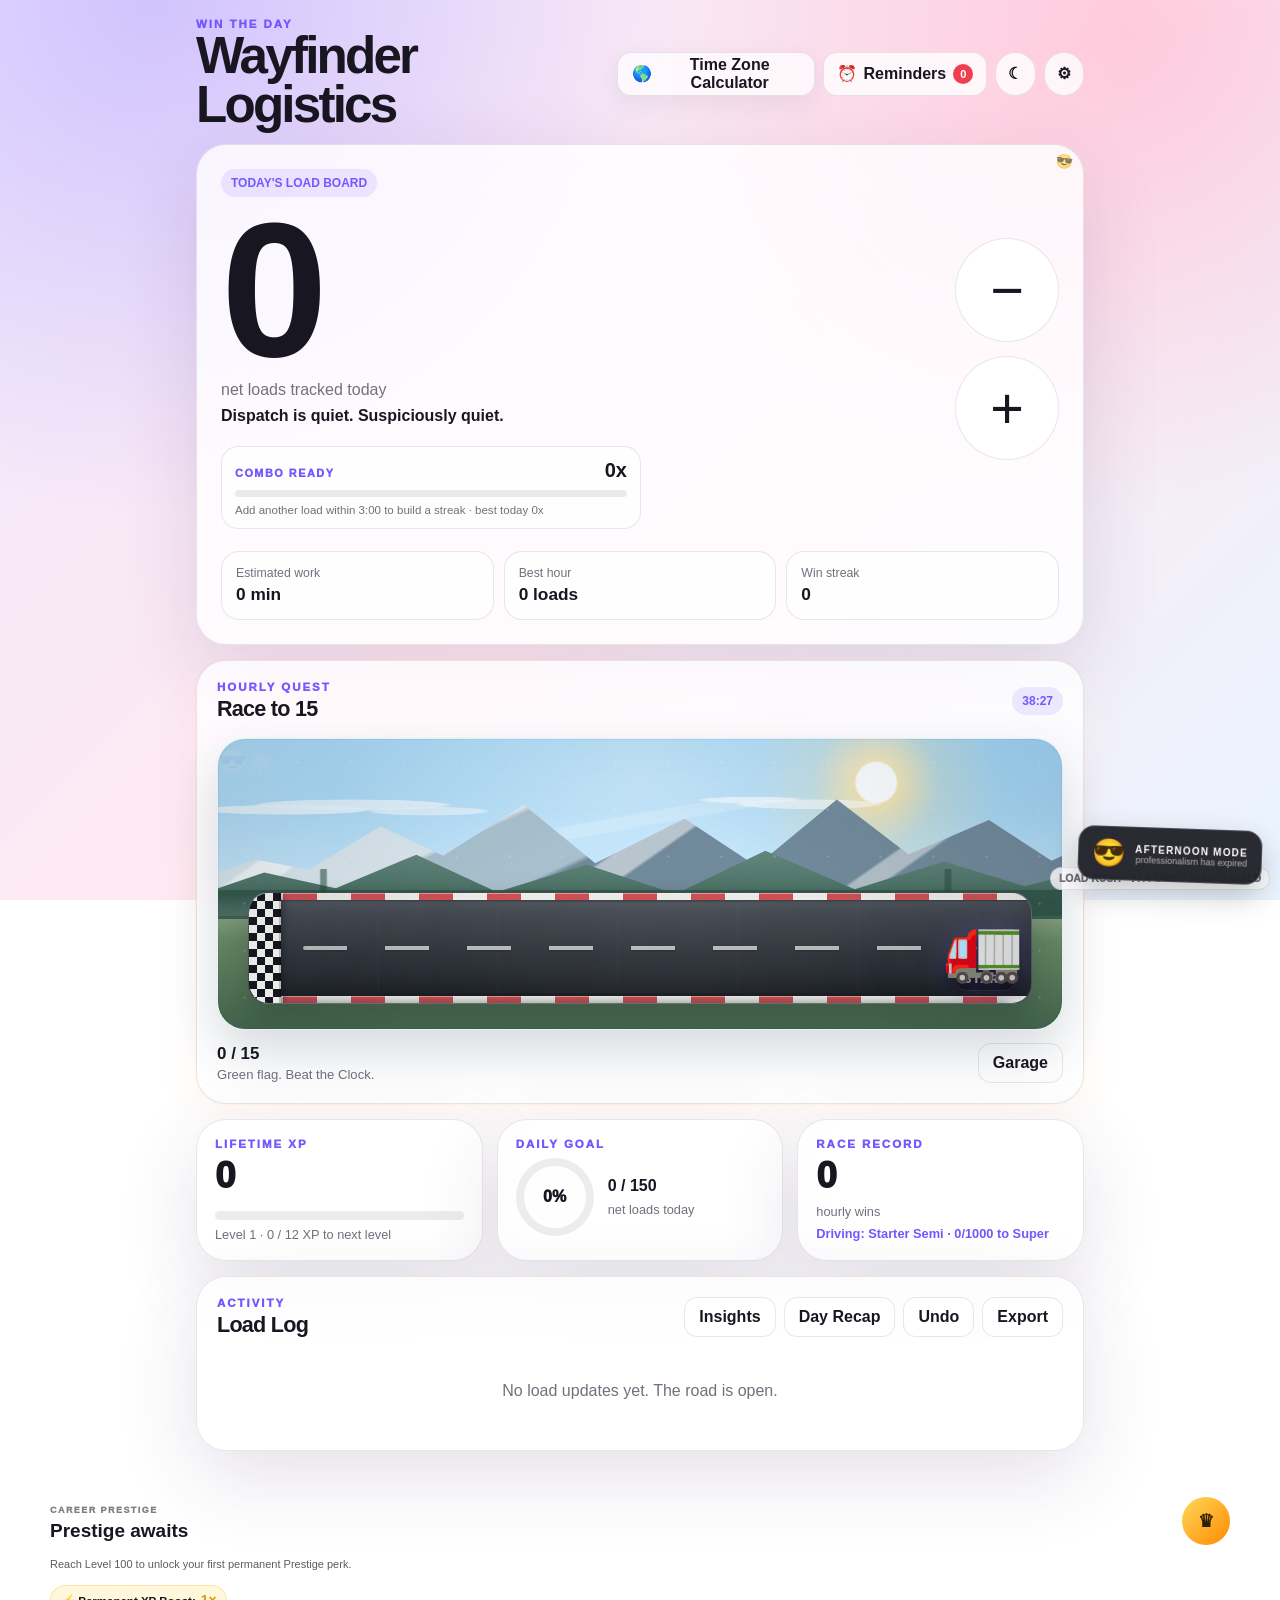
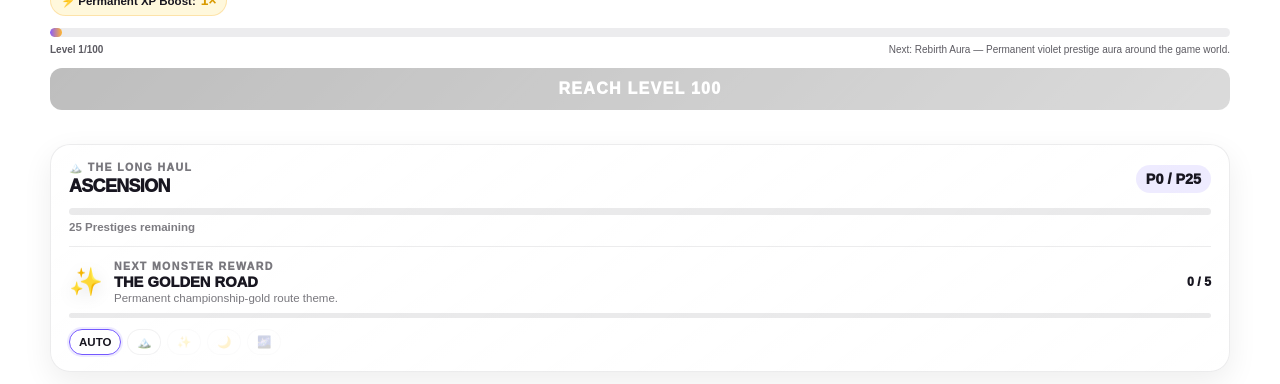
<file: index.html>
<!doctype html>
<html lang="en">
<head>
  <meta charset="utf-8">
  <meta name="viewport" content="width=device-width, initial-scale=1, viewport-fit=cover">
  <meta name="theme-color" content="#efe9ff">
  <meta name="description" content="A game-like shipment load tracker with hourly road races, XP levels, unlockable rigs, goals, and timestamped updates.">
  <link rel="manifest" href="manifest.webmanifest">
  <link rel="apple-touch-icon" href="icon-192.png">
  <link rel="stylesheet" href="styles.css?v=8.4.2-prestige-loot-lock">
  <title>Wayfinder Logistics</title>
</head>
<body>
  <main class="app">
    <header class="topbar">
      <div class="brand">
        <span class="brand-kicker">WIN THE DAY</span>
        <h1 id="brandTitle" class="editable-brand-title" title="Click to customize">Wayfinder Logistics</h1>
      </div>
      <div class="top-actions">
        <button id="remindersBtn" class="reminders-nav-button" type="button" aria-haspopup="dialog" aria-controls="remindersDialog">
          <span>⏰</span>
          <span>Reminders</span>
          <b id="reminderBadge" hidden>0</b>
        </button>
        <button id="themeBtn" class="icon-button" type="button" aria-label="Toggle theme">☾</button>
        <button id="settingsBtn" class="icon-button" type="button" aria-label="Open settings">⚙</button>
      </div>
    </header>

    <section class="counter-card glass">
      <div class="counter-copy">
        <span class="pill">TODAY'S LOAD BOARD</span>
        <div id="mainCount" class="main-count" aria-live="polite">0</div>
        <div class="main-caption">net loads tracked today</div>
        <div id="statusLine" class="status-line">Dispatch is quiet. Suspiciously quiet.</div>

        <div id="comboMeter" class="combo-meter" aria-live="polite">
          <div class="combo-copy">
            <span id="comboLabel">COMBO READY</span>
            <strong id="comboValue">0x</strong>
          </div>
          <div class="combo-track"><div id="comboFill" class="combo-fill"></div></div>
          <small id="comboHint">Add another load within 3:00 to build a streak.</small>
        </div>
      </div>

      <div class="counter-buttons">
        <button id="minusBtn" class="count-button minus" type="button" aria-label="Remove one load">−</button>
        <button id="plusBtn" class="count-button plus" type="button" aria-label="Track one load">+</button>
      </div>

      <div class="metric-row">
        <div class="metric">
          <span>Estimated work</span>
          <strong id="workMetric">0 min</strong>
        </div>
        <div class="metric">
          <span>Best hour</span>
          <strong id="bestHourMetric">0 loads</strong>
        </div>
        <div class="metric">
          <span>Win streak</span>
          <strong id="streakMetric">0</strong>
        </div>
      </div>
    </section>

    <section class="race-card glass">
      <div class="section-heading">
        <div>
          <span class="section-kicker">HOURLY QUEST</span>
          <h2>Race to <span id="hourlyGoalLabel">20</span></h2>
        </div>
        <div id="countdown" class="countdown" title="Live time remaining in the current hour">59:59</div>
      </div>

      <div id="roadWorld" class="road-world" data-landscape="alpine" aria-label="Hourly quest race through Alpine Route">
        <div class="landscape-sky"></div>
        <div class="landscape-light"></div>
        <div class="landscape-clouds landscape-clouds-back"></div>
        <div class="landscape-clouds landscape-clouds-front"></div>
        <div class="landscape-stars"></div>
        <div class="landscape-horizon landscape-horizon-back"></div>
        <div class="landscape-horizon landscape-horizon-mid"></div>
        <div class="landscape-horizon landscape-horizon-front"></div>
        <div class="landscape-landmarks"></div>
        <div class="landscape-particles"></div>
        <div class="landscape-ground"></div>

        <div class="road">
          <div class="road-shoulder road-shoulder-top"></div>
          <div class="road-shoulder road-shoulder-bottom"></div>
          <div class="lane-line lane-line-one"></div>
          <div id="raceFill" class="race-fill"></div>
          <div id="ghostVehicle" class="ghost-vehicle" aria-hidden="true"><span id="ghostVehicleIcon"></span></div>
          <div id="vehicle" class="vehicle" aria-label="Your selected vehicle">🚛</div>
          <div class="finish-line"></div>
          <div class="start-marker">START</div>
        </div>
        <div id="fateScene" class="fate-scene" aria-hidden="true"></div>
      </div>

      <div class="race-footer">
        <div>
          <strong id="raceProgressText">0 / 20</strong>
          <span id="raceMessage">Green flag. Let it rip.</span>
        </div>
        <button id="garageBtn" class="secondary-button" type="button">Garage</button>
      </div>
    </section>

    <section class="dashboard-grid">
      <article class="glass stat-card">
        <span class="section-kicker">LIFETIME XP</span>
        <div id="xpValue" class="big-stat">0</div>
        <div class="progress-track"><div id="xpBar" class="progress-fill"></div></div>
        <div id="levelLabel" class="small-copy">Level 1 · 0 / 100 XP</div>
      </article>

      <article class="glass stat-card">
        <span class="section-kicker">DAILY GOAL</span>
        <div class="goal-wrap">
          <div id="goalRing" class="goal-ring"><span id="goalPercent">0%</span></div>
          <div>
            <strong id="goalText">0 / 150</strong>
            <div class="small-copy">net loads today</div>
          </div>
        </div>
      </article>

      <article class="glass stat-card">
        <span class="section-kicker">RACE RECORD</span>
        <div id="raceWinsValue" class="big-stat">0</div>
        <div class="small-copy">hourly wins</div>
        <div id="activeRigLabel" class="small-copy emphasis">Driving: Starter Semi</div>
      </article>
    </section>

    <section class="glass log-card">
      <div class="section-heading">
        <div>
          <span class="section-kicker">ACTIVITY</span>
          <h2>Load Log</h2>
        </div>
        <div class="button-row">
          <button id="insightsBtn" class="secondary-button" type="button">Insights</button>
          <button id="summaryBtn" class="secondary-button" type="button">Day Recap</button>
          <button id="undoBtn" class="secondary-button" type="button">Undo</button>
          <button id="exportBtn" class="secondary-button" type="button">Export</button>
        </div>
      </div>
      <div id="logList" class="log-list"></div>
    </section>
  </main>

  <div id="fxLayer" class="fx-layer" aria-hidden="true"></div>
  <div id="toast" class="toast" role="status" aria-live="polite"></div>
  <div id="megaMessage" class="mega-message">CHECKERED FLAG!</div>
  <div id="trophy" class="trophy" aria-hidden="true">🏆</div>
  <div class="build-badge">LOAD RUSH · V7.4 ORBIT SOUND BUILD</div>


  <dialog id="fatePromptDialog" class="fate-dialog">
    <div class="dialog-content fate-dialog-content">
      <span class="fate-dice-icon">🎲</span>
      <span class="section-kicker">MILESTONE REACHED</span>
      <h2 id="fatePromptTitle">10 loads tracked!</h2>
      <p>Roll Freight Fate for a random road event, or skip it and keep moving.</p>

      <div class="dialog-actions fate-actions">
        <button id="skipFateBtn" class="secondary-button" type="button">Skip</button>
        <button id="rollFateBtn" class="primary-button" type="button">🎲 Roll Freight Fate</button>
      </div>
    </div>
  </dialog>

  <dialog id="fateResultDialog" class="fate-dialog">
    <div class="dialog-content fate-dialog-content">
      <div id="rollingDice" class="rolling-dice">🎲</div>
      <span id="fateRarity" class="fate-rarity">COMMON</span>
      <h2 id="fateEventName">Nitro Boost</h2>
      <p id="fateEventDescription">Your rig hits the boost and disappears into the horizon.</p>

      <div class="dialog-actions">
        <button id="closeFateResultBtn" class="primary-button" type="button">Continue</button>
      </div>
    </div>
  </dialog>



  <dialog id="crateRevealDialog" class="crate-reveal-dialog">
    <div class="dialog-content crate-reveal-content">
      <span class="section-kicker">LOOT BOX</span>
      <div id="crateRevealStage" class="crate-reveal-stage">
        <div class="crate-rays" aria-hidden="true"></div>
        <div id="crateRevealIcon" class="crate-reveal-icon">🎁</div>
      </div>
      <span id="crateRevealRarity" class="crate-reveal-rarity">OPENING</span>
      <h2 id="crateRevealTitle">The crate is shaking...</h2>
      <p id="crateRevealDescription">Something from the garage is about to drop.</p>
      <div class="dialog-actions">
        <button id="closeCrateRevealBtn" class="primary-button" type="button" disabled>Back to Garage</button>
      </div>
    </div>
  </dialog>

  <dialog id="crateAllResultsDialog" class="wide-dialog crate-all-results-dialog">
    <div class="dialog-content">
      <div class="section-heading">
        <div>
          <span class="section-kicker">LOOT HAUL</span>
          <h2 id="crateAllResultsTitle">You cracked the stack.</h2>
        </div>
        <button id="closeCrateAllResultsX" class="icon-button" type="button" aria-label="Close loot haul">×</button>
      </div>
      <div id="crateAllHero" class="crate-all-hero">🎁</div>
      <div id="crateAllSummary" class="crate-all-summary"></div>
      <div id="crateAllResultsGrid" class="crate-all-results-grid"></div>
      <div class="dialog-actions">
        <button id="closeCrateAllResultsBtn" class="primary-button" type="button">Back to Garage</button>
      </div>
    </div>
  </dialog>

  <dialog id="remindersDialog" class="wide-dialog reminders-dialog">
    <div class="dialog-content">
      <div class="section-heading">
        <div>
          <span class="section-kicker">DON'T FORGET</span>
          <h2>Reminders</h2>
        </div>
        <button id="closeRemindersX" class="icon-button" type="button" aria-label="Close reminders">×</button>
      </div>

      <div id="reminderTabs" class="reminder-tabs" role="tablist" aria-label="Reminder sections">
        <button id="viewRemindersTab" class="reminder-tab active" type="button" role="tab" aria-selected="true">Upcoming</button>
        <button id="newReminderTab" class="reminder-tab" type="button" role="tab" aria-selected="false">Add new</button>
      </div>

      <div class="reminder-permission-strip">
        <div>
          <strong>Attention mode</strong>
          <span>Full-screen alarm always works while the app is open. Browser notifications can also appear when the tab is in the background.</span>
        </div>
        <button id="enableNotificationsBtn" class="secondary-button" type="button">Enable notifications</button>
      </div>

      <div id="reminderFormPanel" class="reminder-form-panel" hidden>
      <div class="reminder-form">
        <label class="reminder-field reminder-message-field">
          <span>What do you need to remember?</span>
          <input id="reminderTextInput" type="text" maxlength="120" placeholder="Call this guy" autocomplete="off">
        </label>

        <label class="reminder-field">
          <span>Date</span>
          <input id="reminderDateInput" type="date">
        </label>

        <label class="reminder-field">
          <span>Time</span>
          <input id="reminderTimeInput" type="time">
        </label>

        <button id="addReminderBtn" class="primary-button reminder-add-button" type="button">Add reminder</button>
      </div>

      </div>

      <div id="reminderListPanel">
      <div class="reminder-list-heading">
        <strong>Upcoming</strong>
        <span id="reminderCountLabel">0 reminders</span>
      </div>

      <div id="reminderList" class="reminder-list"></div>
      </div>

      <div class="dialog-actions">
        <button id="closeRemindersBtn" class="primary-button" type="button">Done</button>
      </div>
    </div>
  </dialog>


  <dialog id="reminderAlarmWarningDialog" class="reminder-warning-dialog">
    <div class="dialog-content reminder-warning-content">
      <div class="reminder-warning-icon">🔊</div>
      <span class="section-kicker">LOUD ALARM ATTACHED</span>
      <h2>This reminder will make noise.</h2>
      <p>Load Rush reminders include a loud alarm designed to get your attention. You can turn the reminder alarm off anytime in Settings.</p>
      <small>This message only appears once.</small>
      <div class="dialog-actions">
        <button id="cancelReminderWarningBtn" class="secondary-button" type="button">Cancel</button>
        <button id="confirmReminderWarningBtn" class="primary-button" type="button">Create reminder</button>
      </div>
    </div>
  </dialog>

  <div id="reminderAlarm" class="reminder-alarm" hidden aria-live="assertive" role="alertdialog" aria-modal="true">
    <div class="alarm-strobe"></div>
    <div class="alarm-panel">
      <div class="alarm-icon">🚨</div>
      <span class="alarm-kicker">REMINDER</span>
      <h2 id="alarmReminderText">Call this guy</h2>
      <div id="alarmReminderTime" class="alarm-time">08:30</div>
      <p>This is your aggressively noticeable reminder.</p>
      <button id="dismissAlarmBtn" class="alarm-dismiss-button" type="button">I GOT IT</button>
    </div>
  </div>

  <dialog id="garageDialog">
    <div class="dialog-content">
      <div class="section-heading">
        <div>
          <span class="section-kicker">YOUR GARAGE</span>
          <h2>Choose Your Ride</h2>
        </div>
        <button id="closeGarageX" class="icon-button" type="button" aria-label="Close garage">×</button>
      </div>

      <div class="garage-hero">
        <div>
          <span class="section-kicker">GARAGE COLLECTION</span>
          <strong id="garageUnlocked">1 / 17 collectibles</strong>
          <p>See every collectible, study its requirement, and earn the ones worth showing off.</p>
        </div>
        <button id="garageCrateBtn" class="crate-button" type="button">
          <span class="crate-emoji">🎁</span>
          <span>OPEN LOOT BOX</span>
          <b><span id="garageCrateCount">0</span> ready</b>
        </button>
        <button id="garageOpenAllBtn" class="crate-button crate-open-all-button" type="button">
          <span class="crate-emoji">💥</span>
          <span>OPEN ALL</span>
          <b>Crack the whole stack</b>
        </button>
      </div>

      <div id="garageGrid" class="garage-grid"></div>

      <section class="event-collection">
        <div class="landscape-collection-heading">
          <div><span class="section-kicker">ROAD EVENTS</span><h3>Discovered Encounters</h3></div>
          <div id="eventCollectionCount" class="countdown">0 / 10</div>
        </div>
        <div id="eventCollectionGrid" class="event-collection-grid"></div>
      </section>

      <div class="dialog-actions">
        <button id="closeGarageBtn" class="primary-button" type="button">Done</button>
      </div>
    </div>
  </dialog>


  <dialog id="insightsDialog" class="wide-dialog">
    <div class="dialog-content">
      <div class="section-heading">
        <div>
          <span class="section-kicker">PERFORMANCE</span>
          <h2>Load Insights</h2>
        </div>
        <button id="closeInsightsX" class="icon-button" type="button" aria-label="Close insights">×</button>
      </div>

      <div class="period-tabs analytics-tabs" role="tablist" aria-label="Analytics view">
        <button class="period-tab active" data-period="shift" type="button">Workday</button>
        <button class="period-tab" data-period="pace" type="button">Update Pace</button>
        <button class="period-tab" data-period="trend" type="button">14-Day Trend</button>
        <button class="period-tab" data-period="weekday" type="button">Weekdays</button>
      </div>

      <div class="insight-metrics">
        <div class="insight-chip"><span id="chartTotalLabel">Shift loads</span><strong id="chartTotal">0</strong></div>
        <div class="insight-chip"><span id="chartAverageLabel">Avg per hour</span><strong id="chartAverage">0</strong></div>
        <div class="insight-chip"><span id="chartBestLabel">Strongest hour</span><strong id="chartBest">—</strong></div>
        <div class="insight-chip"><span id="chartExtraLabel">Weakest hour</span><strong id="chartExtra">—</strong></div>
      </div>

      <div class="chart-shell analytics-chart-shell">
        <svg id="insightsChart" viewBox="0 0 760 320" role="img" aria-label="Load tracking analytics chart"></svg>
      </div>
      <div id="chartCaption" class="chart-caption">Your performance during the 7:00 AM–3:30 PM workday.</div>

      <div class="analytics-bottom-grid">
        <section class="analytics-panel">
          <span class="section-kicker">DISPATCH INTELLIGENCE</span>
          <div id="analyticsNarrative" class="analytics-narrative">Track a few loads and patterns will appear here.</div>
        </section>
        <section class="analytics-panel">
          <span class="section-kicker">TODAY'S RHYTHM</span>
          <div id="sessionList" class="session-list"></div>
        </section>
      </div>

      <div class="dialog-actions">
        <button id="closeInsightsBtn" class="primary-button" type="button">Done</button>
      </div>
    </div>
  </dialog>

  <dialog id="summaryDialog" class="summary-dialog">
    <div class="dialog-content recap-content">
      <button id="closeSummaryX" class="icon-button recap-close" type="button" aria-label="Close summary">×</button>
      <span class="section-kicker">END OF DAY</span>
      <h2 id="summaryTitle">Win the Day Recap</h2>
      <div id="summaryDate" class="recap-date"></div>

      <div class="recap-hero">
        <div id="summaryLoads" class="recap-big">0</div>
        <div>net loads tracked</div>
      </div>

      <div class="recap-grid">
        <div><span>Estimated work</span><strong id="summaryWork">0 min</strong></div>
        <div><span>Best hour</span><strong id="summaryBestHour">0</strong></div>
        <div><span>Goal result</span><strong id="summaryGoal">0%</strong></div>
        <div><span>XP earned</span><strong id="summaryXp">0 XP</strong></div>
      </div>

      <div id="summaryVerdict" class="recap-verdict">The board is ready.</div>
      <div id="summaryHourlyBars" class="recap-hour-bars"></div>

      <div class="dialog-actions">
        <button id="shareSummaryBtn" class="secondary-button" type="button">Copy recap</button>
        <button id="closeSummaryBtn" class="primary-button" type="button">Done</button>
      </div>
    </div>
  </dialog>

  <dialog id="settingsDialog">
    <div class="dialog-content">
      <div class="section-heading">
        <div>
          <span class="section-kicker">SETTINGS</span>
          <h2>Control Room</h2>
        </div>
        <button id="closeSettingsX" class="icon-button" type="button" aria-label="Close settings">×</button>
      </div>

      <label class="setting-row">
        <span>Daily load goal</span>
        <input id="dailyGoalInput" type="number" min="1" max="1000" step="1">
      </label>

      <label class="setting-row">
        <span>Hourly race goal</span>
        <input id="hourlyGoalInput" type="number" min="1" max="100" step="1">
      </label>

      <label class="setting-row">
        <span>Minutes per update</span>
        <input id="minutesInput" type="number" min="1" max="60" step="1">
      </label>

      <div class="setting-row">
        <span>Sound effects</span>
        <button id="soundToggle" class="switch" type="button" role="switch" aria-checked="true"></button>
      </div>

      <div class="setting-row">
        <span>Reminder alarm <small class="setting-note">Loud siren and vibration</small></span>
        <button id="reminderAlarmToggle" class="switch" type="button" role="switch" aria-checked="true"></button>
      </div>

      <label class="setting-row">
        <span>Sound style</span>
        <select id="soundStyleSelect">
          <option value="orbit">Orbit Run</option>
          <option value="engine">Engine rev</option>
          <option value="arcade">Arcade</option>
          <option value="chime">Chime</option>
          <option value="click">Clean click</option>
        </select>
      </label>

      <div class="setting-row">
        <span>Preview sound</span>
        <button id="previewSoundBtn" class="secondary-button" type="button">Play</button>
      </div>

      <div class="setting-row">
        <span>Particles</span>
        <button id="particlesToggle" class="switch" type="button" role="switch" aria-checked="true"></button>
      </div>

      <div class="setting-row">
        <span>Afternoon Mode <small class="setting-note">Automatic chaos after 12:30 PM</small></span>
        <button id="afternoonModeToggle" class="switch" type="button" role="switch" aria-checked="true"></button>
      </div>

      <div class="setting-row">
        <span>Freight Fate</span>
        <button id="fateToggle" class="switch" type="button" role="switch" aria-checked="true"></button>
      </div>

      <label class="setting-row">
        <span>Fate frequency</span>
        <select id="fateFrequencySelect">
          <option value="10">Every 10 loads</option>
          <option value="20">Every 20 loads</option>
          <option value="50">Every 50 loads</option>
        </select>
      </label>

      <div class="setting-row">
        <span>Import backup</span>
        <button id="importBtn" class="secondary-button" type="button">Choose file</button>
        <input id="importInput" type="file" accept="application/json" hidden>
      </div>

      <div class="dialog-actions split">
        <button id="resetBtn" class="danger-button" type="button">Reset all data</button>
        <button id="saveSettingsBtn" class="primary-button" type="button">Save changes</button>
      </div>
    </div>
  </dialog>

  <script src="app.js?v=8.4.2-prestige-loot-lock" defer></script>
  <script src="timezone-calculator.js?v=7.3.0" defer></script>
</body>
</html>
</file>
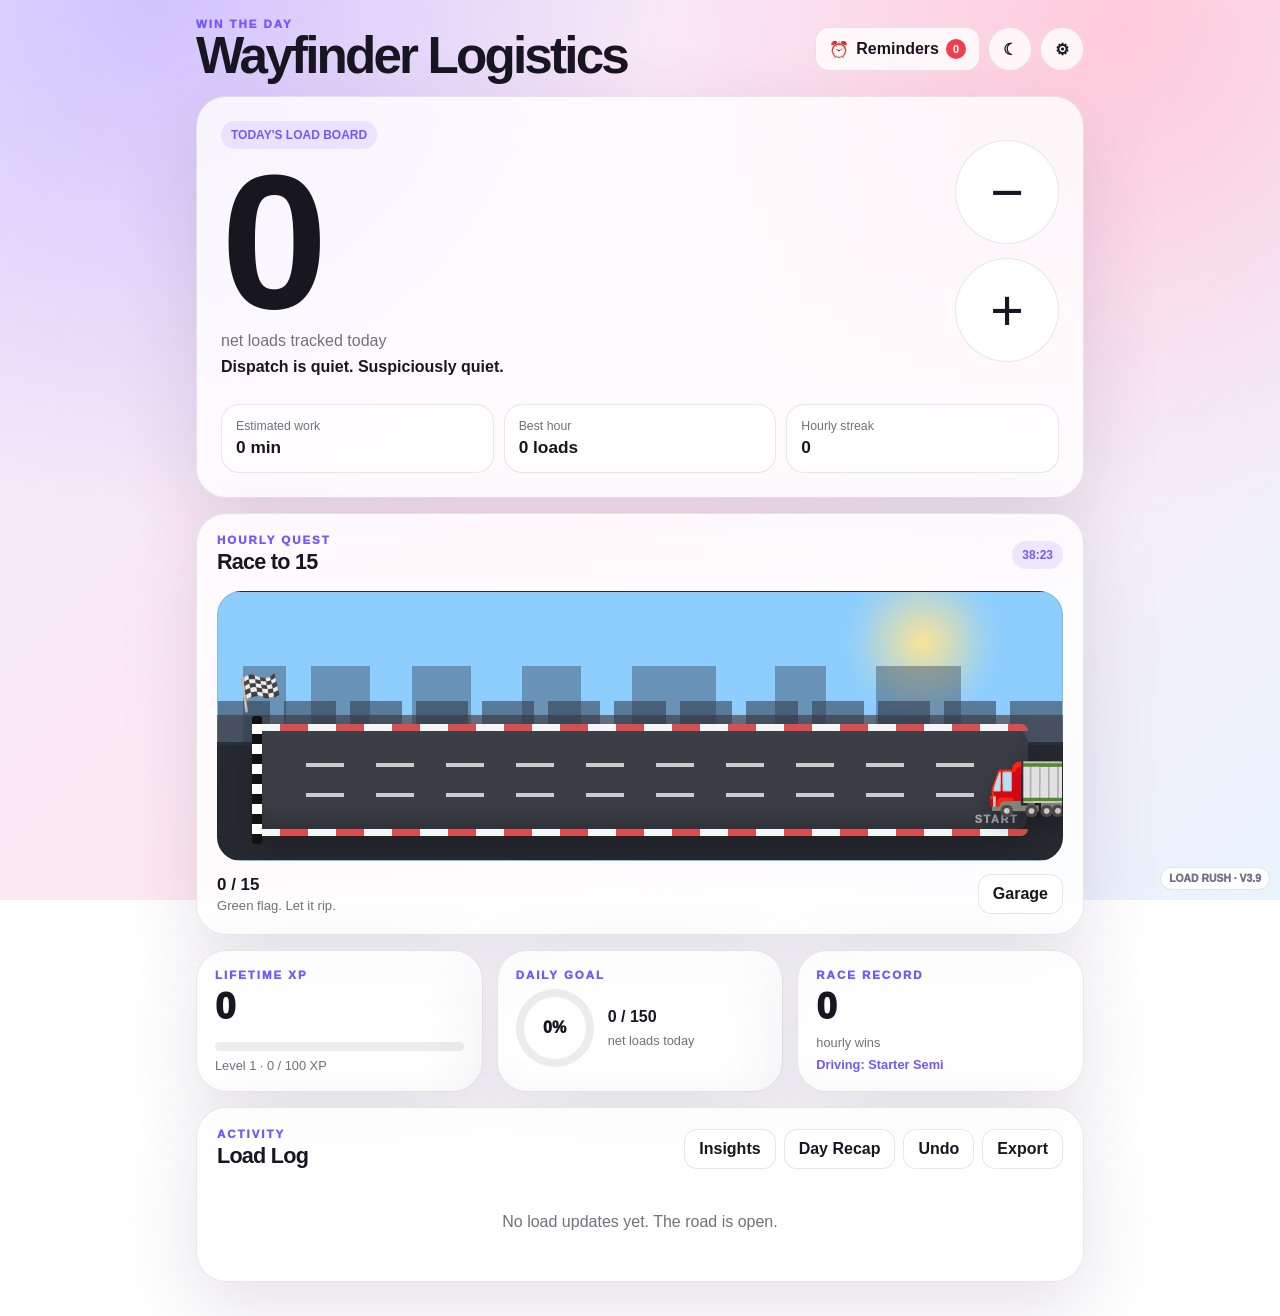
<file: Load-Rush-V3.9-Custom-Title/index.html>
<!doctype html>
<html lang="en">
<head>
  <meta charset="utf-8">
  <meta name="viewport" content="width=device-width, initial-scale=1, viewport-fit=cover">
  <meta name="theme-color" content="#efe9ff">
  <meta name="description" content="A game-like shipment load tracker with hourly road races, XP levels, unlockable rigs, goals, and timestamped updates.">
  <link rel="manifest" href="manifest.webmanifest">
  <link rel="apple-touch-icon" href="icon-192.png">
  <link rel="stylesheet" href="styles.css?v=3.8.0">
  <title>Wayfinder Logistics</title>
</head>
<body>
  <main class="app">
    <header class="topbar">
      <div class="brand">
        <span class="brand-kicker">WIN THE DAY</span>
        <h1 id="brandTitle" class="editable-brand-title" title="Click to customize">Wayfinder Logistics</h1>
      </div>
      <div class="top-actions">
        <button id="remindersBtn" class="reminders-nav-button" type="button" aria-haspopup="dialog" aria-controls="remindersDialog">
          <span>⏰</span>
          <span>Reminders</span>
          <b id="reminderBadge" hidden>0</b>
        </button>
        <button id="themeBtn" class="icon-button" type="button" aria-label="Toggle theme">☾</button>
        <button id="settingsBtn" class="icon-button" type="button" aria-label="Open settings">⚙</button>
      </div>
    </header>

    <section class="counter-card glass">
      <div class="counter-copy">
        <span class="pill">TODAY'S LOAD BOARD</span>
        <div id="mainCount" class="main-count" aria-live="polite">0</div>
        <div class="main-caption">net loads tracked today</div>
        <div id="statusLine" class="status-line">Dispatch is quiet. Suspiciously quiet.</div>
      </div>

      <div class="counter-buttons">
        <button id="minusBtn" class="count-button minus" type="button" aria-label="Remove one load">−</button>
        <button id="plusBtn" class="count-button plus" type="button" aria-label="Track one load">+</button>
      </div>

      <div class="metric-row">
        <div class="metric">
          <span>Estimated work</span>
          <strong id="workMetric">0 min</strong>
        </div>
        <div class="metric">
          <span>Best hour</span>
          <strong id="bestHourMetric">0 loads</strong>
        </div>
        <div class="metric">
          <span>Hourly streak</span>
          <strong id="streakMetric">0</strong>
        </div>
      </div>
    </section>

    <section class="race-card glass">
      <div class="section-heading">
        <div>
          <span class="section-kicker">HOURLY QUEST</span>
          <h2>Race to <span id="hourlyGoalLabel">20</span></h2>
        </div>
        <div id="countdown" class="countdown" title="Live time remaining in the current hour">59:59</div>
      </div>

      <div class="road-world">
        <div class="sky-haze"></div>
        <div class="city-silhouette city-back"></div>
        <div class="city-silhouette city-front"></div>

        <div class="road">
          <div class="road-shoulder road-shoulder-top"></div>
          <div class="road-shoulder road-shoulder-bottom"></div>
          <div class="lane-line lane-line-one"></div>
          <div class="lane-line lane-line-two"></div>
          <div id="raceFill" class="race-fill"></div>
          <div id="vehicle" class="vehicle" role="img" aria-label="Race vehicle">🚛</div>

          <div class="finish-line finish-line-left">
            <span class="finish-flag">🏁</span>
          </div>
          <div class="start-marker">START</div>
        </div>

        <div id="trophy" class="trophy">🏆</div>
        <div id="fateScene" class="fate-scene" aria-hidden="true"></div>
      </div>

      <div class="race-footer">
        <div>
          <strong id="raceProgressText">0 / 20</strong>
          <span id="raceMessage">Green flag. Let it rip.</span>
        </div>
        <button id="garageBtn" class="secondary-button" type="button">Garage</button>
      </div>
    </section>

    <section class="dashboard-grid">
      <article class="glass stat-card">
        <span class="section-kicker">LIFETIME XP</span>
        <div id="xpValue" class="big-stat">0</div>
        <div class="progress-track"><div id="xpBar" class="progress-fill"></div></div>
        <div id="levelLabel" class="small-copy">Level 1 · 0 / 100 XP</div>
      </article>

      <article class="glass stat-card">
        <span class="section-kicker">DAILY GOAL</span>
        <div class="goal-wrap">
          <div id="goalRing" class="goal-ring"><span id="goalPercent">0%</span></div>
          <div>
            <strong id="goalText">0 / 150</strong>
            <div class="small-copy">net loads today</div>
          </div>
        </div>
      </article>

      <article class="glass stat-card">
        <span class="section-kicker">RACE RECORD</span>
        <div id="raceWinsValue" class="big-stat">0</div>
        <div class="small-copy">hourly wins</div>
        <div id="activeRigLabel" class="small-copy emphasis">Driving: Starter Semi</div>
      </article>
    </section>

    <section class="glass log-card">
      <div class="section-heading">
        <div>
          <span class="section-kicker">ACTIVITY</span>
          <h2>Load Log</h2>
        </div>
        <div class="button-row">
          <button id="insightsBtn" class="secondary-button" type="button">Insights</button>
          <button id="summaryBtn" class="secondary-button" type="button">Day Recap</button>
          <button id="undoBtn" class="secondary-button" type="button">Undo</button>
          <button id="exportBtn" class="secondary-button" type="button">Export</button>
        </div>
      </div>
      <div id="logList" class="log-list"></div>
    </section>
  </main>

  <div id="fxLayer" class="fx-layer" aria-hidden="true"></div>
  <div id="toast" class="toast" role="status" aria-live="polite"></div>
  <div id="megaMessage" class="mega-message">CHECKERED FLAG!</div>
  <div class="build-badge">LOAD RUSH · V3.9</div>


  <dialog id="fatePromptDialog" class="fate-dialog">
    <div class="dialog-content fate-dialog-content">
      <span class="fate-dice-icon">🎲</span>
      <span class="section-kicker">MILESTONE REACHED</span>
      <h2 id="fatePromptTitle">10 loads tracked!</h2>
      <p>Roll Freight Fate for a random road event, or skip it and keep moving.</p>

      <div class="dialog-actions fate-actions">
        <button id="skipFateBtn" class="secondary-button" type="button">Skip</button>
        <button id="rollFateBtn" class="primary-button" type="button">🎲 Roll Freight Fate</button>
      </div>
    </div>
  </dialog>

  <dialog id="fateResultDialog" class="fate-dialog">
    <div class="dialog-content fate-dialog-content">
      <div id="rollingDice" class="rolling-dice">🎲</div>
      <span id="fateRarity" class="fate-rarity">COMMON</span>
      <h2 id="fateEventName">Nitro Boost</h2>
      <p id="fateEventDescription">Your rig hits the boost and disappears into the horizon.</p>

      <div class="dialog-actions">
        <button id="closeFateResultBtn" class="primary-button" type="button">Continue</button>
      </div>
    </div>
  </dialog>


  <dialog id="remindersDialog" class="wide-dialog reminders-dialog">
    <div class="dialog-content">
      <div class="section-heading">
        <div>
          <span class="section-kicker">DON'T FORGET</span>
          <h2>Reminders</h2>
        </div>
        <button id="closeRemindersX" class="icon-button" type="button" aria-label="Close reminders">×</button>
      </div>

      <div id="reminderTabs" class="reminder-tabs" role="tablist" aria-label="Reminder sections">
        <button id="viewRemindersTab" class="reminder-tab active" type="button" role="tab" aria-selected="true">Upcoming</button>
        <button id="newReminderTab" class="reminder-tab" type="button" role="tab" aria-selected="false">Add new</button>
      </div>

      <div class="reminder-permission-strip">
        <div>
          <strong>Attention mode</strong>
          <span>Full-screen alarm always works while the app is open. Browser notifications can also appear when the tab is in the background.</span>
        </div>
        <button id="enableNotificationsBtn" class="secondary-button" type="button">Enable notifications</button>
      </div>

      <div id="reminderFormPanel" class="reminder-form-panel" hidden>
      <div class="reminder-form">
        <label class="reminder-field reminder-message-field">
          <span>What do you need to remember?</span>
          <input id="reminderTextInput" type="text" maxlength="120" placeholder="Call this guy" autocomplete="off">
        </label>

        <label class="reminder-field">
          <span>Date</span>
          <input id="reminderDateInput" type="date">
        </label>

        <label class="reminder-field">
          <span>Time</span>
          <input id="reminderTimeInput" type="time">
        </label>

        <button id="addReminderBtn" class="primary-button reminder-add-button" type="button">Add reminder</button>
      </div>

      </div>

      <div id="reminderListPanel">
      <div class="reminder-list-heading">
        <strong>Upcoming</strong>
        <span id="reminderCountLabel">0 reminders</span>
      </div>

      <div id="reminderList" class="reminder-list"></div>
      </div>

      <div class="dialog-actions">
        <button id="closeRemindersBtn" class="primary-button" type="button">Done</button>
      </div>
    </div>
  </dialog>


  <dialog id="reminderAlarmWarningDialog" class="reminder-warning-dialog">
    <div class="dialog-content reminder-warning-content">
      <div class="reminder-warning-icon">🔊</div>
      <span class="section-kicker">LOUD ALARM ATTACHED</span>
      <h2>This reminder will make noise.</h2>
      <p>Load Rush reminders include a loud alarm designed to get your attention. You can turn the reminder alarm off anytime in Settings.</p>
      <small>This message only appears once.</small>
      <div class="dialog-actions">
        <button id="cancelReminderWarningBtn" class="secondary-button" type="button">Cancel</button>
        <button id="confirmReminderWarningBtn" class="primary-button" type="button">Create reminder</button>
      </div>
    </div>
  </dialog>

  <div id="reminderAlarm" class="reminder-alarm" hidden aria-live="assertive" role="alertdialog" aria-modal="true">
    <div class="alarm-strobe"></div>
    <div class="alarm-panel">
      <div class="alarm-icon">🚨</div>
      <span class="alarm-kicker">REMINDER</span>
      <h2 id="alarmReminderText">Call this guy</h2>
      <div id="alarmReminderTime" class="alarm-time">08:30</div>
      <p>This is your aggressively noticeable reminder.</p>
      <button id="dismissAlarmBtn" class="alarm-dismiss-button" type="button">I GOT IT</button>
    </div>
  </div>

  <dialog id="garageDialog">
    <div class="dialog-content">
      <div class="section-heading">
        <div>
          <span class="section-kicker">YOUR GARAGE</span>
          <h2>Choose Your Rig</h2>
        </div>
        <button id="closeGarageX" class="icon-button" type="button" aria-label="Close garage">×</button>
      </div>

      <div class="garage-summary">
        <div><span>Level</span><strong id="garageLevel">1</strong></div>
        <div><span>Lifetime XP</span><strong id="garageXp">0</strong></div>
        <div><span>Unlocked</span><strong id="garageUnlocked">1 / 12</strong></div>
      </div>

      <div id="garageGrid" class="garage-grid"></div>

      <div class="fate-collection">
        <div class="section-heading">
          <div>
            <span class="section-kicker">FREIGHT FATE</span>
            <h2>Event Collection</h2>
          </div>
          <div id="eventCollectionCount" class="countdown">0 / 10</div>
        </div>
        <div id="eventCollectionGrid" class="event-collection-grid"></div>
      </div>

      <div class="dialog-actions">
        <button id="closeGarageBtn" class="primary-button" type="button">Done</button>
      </div>
    </div>
  </dialog>


  <dialog id="insightsDialog" class="wide-dialog">
    <div class="dialog-content">
      <div class="section-heading">
        <div>
          <span class="section-kicker">PERFORMANCE</span>
          <h2>Load Insights</h2>
        </div>
        <button id="closeInsightsX" class="icon-button" type="button" aria-label="Close insights">×</button>
      </div>

      <div class="period-tabs" role="tablist" aria-label="Chart period">
        <button class="period-tab active" data-period="daily" type="button">Daily</button>
        <button class="period-tab" data-period="weekly" type="button">Weekly</button>
        <button class="period-tab" data-period="monthly" type="button">Monthly</button>
      </div>

      <div class="insight-metrics">
        <div class="insight-chip"><span>Total</span><strong id="chartTotal">0</strong></div>
        <div class="insight-chip"><span>Average</span><strong id="chartAverage">0</strong></div>
        <div class="insight-chip"><span>Best period</span><strong id="chartBest">0</strong></div>
      </div>

      <div class="chart-shell">
        <svg id="insightsChart" viewBox="0 0 760 300" role="img" aria-label="Load tracking history chart"></svg>
      </div>
      <div id="chartCaption" class="chart-caption">Your recent load activity.</div>

      <div class="dialog-actions">
        <button id="closeInsightsBtn" class="primary-button" type="button">Done</button>
      </div>
    </div>
  </dialog>

  <dialog id="summaryDialog" class="summary-dialog">
    <div class="dialog-content recap-content">
      <button id="closeSummaryX" class="icon-button recap-close" type="button" aria-label="Close summary">×</button>
      <span class="section-kicker">END OF DAY</span>
      <h2 id="summaryTitle">Win the Day Recap</h2>
      <div id="summaryDate" class="recap-date"></div>

      <div class="recap-hero">
        <div id="summaryLoads" class="recap-big">0</div>
        <div>net loads tracked</div>
      </div>

      <div class="recap-grid">
        <div><span>Estimated work</span><strong id="summaryWork">0 min</strong></div>
        <div><span>Best hour</span><strong id="summaryBestHour">0</strong></div>
        <div><span>Goal result</span><strong id="summaryGoal">0%</strong></div>
        <div><span>XP earned</span><strong id="summaryXp">0 XP</strong></div>
      </div>

      <div id="summaryVerdict" class="recap-verdict">The board is ready.</div>
      <div id="summaryHourlyBars" class="recap-hour-bars"></div>

      <div class="dialog-actions">
        <button id="shareSummaryBtn" class="secondary-button" type="button">Copy recap</button>
        <button id="closeSummaryBtn" class="primary-button" type="button">Done</button>
      </div>
    </div>
  </dialog>

  <dialog id="settingsDialog">
    <div class="dialog-content">
      <div class="section-heading">
        <div>
          <span class="section-kicker">SETTINGS</span>
          <h2>Control Room</h2>
        </div>
        <button id="closeSettingsX" class="icon-button" type="button" aria-label="Close settings">×</button>
      </div>

      <label class="setting-row">
        <span>Daily load goal</span>
        <input id="dailyGoalInput" type="number" min="1" max="1000" step="1">
      </label>

      <label class="setting-row">
        <span>Hourly race goal</span>
        <input id="hourlyGoalInput" type="number" min="1" max="100" step="1">
      </label>

      <label class="setting-row">
        <span>Minutes per update</span>
        <input id="minutesInput" type="number" min="1" max="60" step="1">
      </label>

      <div class="setting-row">
        <span>Sound effects</span>
        <button id="soundToggle" class="switch" type="button" role="switch" aria-checked="true"></button>
      </div>

      <div class="setting-row">
        <span>Reminder alarm <small class="setting-note">Loud siren and vibration</small></span>
        <button id="reminderAlarmToggle" class="switch" type="button" role="switch" aria-checked="true"></button>
      </div>

      <label class="setting-row">
        <span>Sound style</span>
        <select id="soundStyleSelect">
          <option value="engine">Engine rev</option>
          <option value="arcade">Arcade</option>
          <option value="chime">Chime</option>
          <option value="click">Clean click</option>
        </select>
      </label>

      <div class="setting-row">
        <span>Preview sound</span>
        <button id="previewSoundBtn" class="secondary-button" type="button">Play</button>
      </div>

      <div class="setting-row">
        <span>Particles</span>
        <button id="particlesToggle" class="switch" type="button" role="switch" aria-checked="true"></button>
      </div>

      <div class="setting-row">
        <span>Freight Fate</span>
        <button id="fateToggle" class="switch" type="button" role="switch" aria-checked="true"></button>
      </div>

      <label class="setting-row">
        <span>Fate frequency</span>
        <select id="fateFrequencySelect">
          <option value="10">Every 10 loads</option>
          <option value="20">Every 20 loads</option>
          <option value="50">Every 50 loads</option>
        </select>
      </label>

      <div class="setting-row">
        <span>Import backup</span>
        <button id="importBtn" class="secondary-button" type="button">Choose file</button>
        <input id="importInput" type="file" accept="application/json" hidden>
      </div>

      <div class="dialog-actions split">
        <button id="resetBtn" class="danger-button" type="button">Reset all data</button>
        <button id="saveSettingsBtn" class="primary-button" type="button">Save changes</button>
      </div>
    </div>
  </dialog>

  <script src="app.js?v=3.8.0" defer></script>
</body>
</html>
</file>
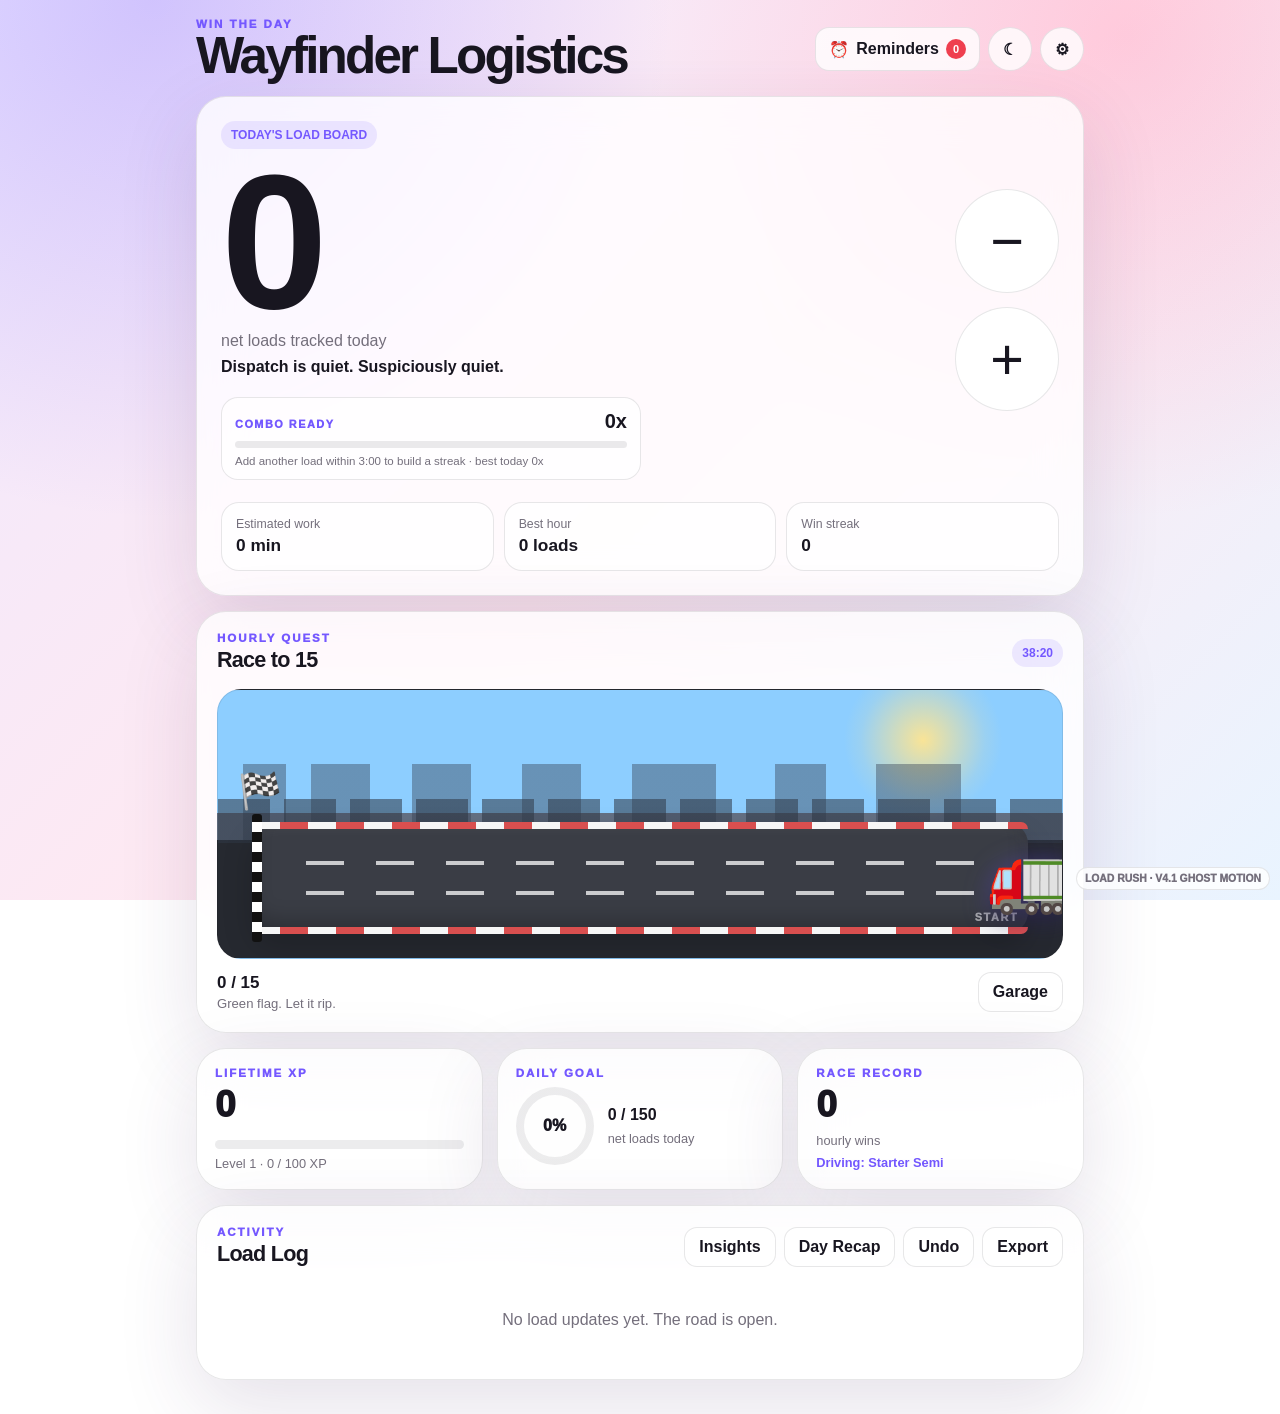
<file: Load-Rush-V4-2.0-Combo-Ghost-Unlocks/index.html>
<!doctype html>
<html lang="en">
<head>
  <meta charset="utf-8">
  <meta name="viewport" content="width=device-width, initial-scale=1, viewport-fit=cover">
  <meta name="theme-color" content="#efe9ff">
  <meta name="description" content="A game-like shipment load tracker with hourly road races, XP levels, unlockable rigs, goals, and timestamped updates.">
  <link rel="manifest" href="manifest.webmanifest">
  <link rel="apple-touch-icon" href="icon-192.png">
  <link rel="stylesheet" href="styles.css?v=4.1.0">
  <title>Wayfinder Logistics</title>
</head>
<body>
  <main class="app">
    <header class="topbar">
      <div class="brand">
        <span class="brand-kicker">WIN THE DAY</span>
        <h1 id="brandTitle" class="editable-brand-title" title="Click to customize">Wayfinder Logistics</h1>
      </div>
      <div class="top-actions">
        <button id="remindersBtn" class="reminders-nav-button" type="button" aria-haspopup="dialog" aria-controls="remindersDialog">
          <span>⏰</span>
          <span>Reminders</span>
          <b id="reminderBadge" hidden>0</b>
        </button>
        <button id="themeBtn" class="icon-button" type="button" aria-label="Toggle theme">☾</button>
        <button id="settingsBtn" class="icon-button" type="button" aria-label="Open settings">⚙</button>
      </div>
    </header>

    <section class="counter-card glass">
      <div class="counter-copy">
        <span class="pill">TODAY'S LOAD BOARD</span>
        <div id="mainCount" class="main-count" aria-live="polite">0</div>
        <div class="main-caption">net loads tracked today</div>
        <div id="statusLine" class="status-line">Dispatch is quiet. Suspiciously quiet.</div>

        <div id="comboMeter" class="combo-meter" aria-live="polite">
          <div class="combo-copy">
            <span id="comboLabel">COMBO READY</span>
            <strong id="comboValue">0x</strong>
          </div>
          <div class="combo-track"><div id="comboFill" class="combo-fill"></div></div>
          <small id="comboHint">Add another load within 3:00 to build a streak.</small>
        </div>
      </div>

      <div class="counter-buttons">
        <button id="minusBtn" class="count-button minus" type="button" aria-label="Remove one load">−</button>
        <button id="plusBtn" class="count-button plus" type="button" aria-label="Track one load">+</button>
      </div>

      <div class="metric-row">
        <div class="metric">
          <span>Estimated work</span>
          <strong id="workMetric">0 min</strong>
        </div>
        <div class="metric">
          <span>Best hour</span>
          <strong id="bestHourMetric">0 loads</strong>
        </div>
        <div class="metric">
          <span>Win streak</span>
          <strong id="streakMetric">0</strong>
        </div>
      </div>
    </section>

    <section class="race-card glass">
      <div class="section-heading">
        <div>
          <span class="section-kicker">HOURLY QUEST</span>
          <h2>Race to <span id="hourlyGoalLabel">20</span></h2>
        </div>
        <div id="countdown" class="countdown" title="Live time remaining in the current hour">59:59</div>
      </div>

      <div class="road-world">
        <div class="sky-haze"></div>
        <div class="city-silhouette city-back"></div>
        <div class="city-silhouette city-front"></div>

        <div class="road">
          <div class="road-shoulder road-shoulder-top"></div>
          <div class="road-shoulder road-shoulder-bottom"></div>
          <div class="lane-line lane-line-one"></div>
          <div class="lane-line lane-line-two"></div>
          <div id="raceFill" class="race-fill"></div>
          <div id="ghostVehicle" class="ghost-vehicle" role="img" aria-label="Best hour ghost truck" hidden>
            <span id="ghostVehicleIcon">🚛</span>
            <small>BEST HOUR</small>
          </div>
          <div id="vehicle" class="vehicle" role="img" aria-label="Race vehicle">🚛</div>

          <div class="finish-line finish-line-left">
            <span class="finish-flag">🏁</span>
          </div>
          <div class="start-marker">START</div>
        </div>

        <div id="trophy" class="trophy">🏆</div>
        <div id="fateScene" class="fate-scene" aria-hidden="true"></div>
      </div>

      <div class="race-footer">
        <div>
          <strong id="raceProgressText">0 / 20</strong>
          <span id="raceMessage">Green flag. Let it rip.</span>
        </div>
        <button id="garageBtn" class="secondary-button" type="button">Garage</button>
      </div>
    </section>

    <section class="dashboard-grid">
      <article class="glass stat-card">
        <span class="section-kicker">LIFETIME XP</span>
        <div id="xpValue" class="big-stat">0</div>
        <div class="progress-track"><div id="xpBar" class="progress-fill"></div></div>
        <div id="levelLabel" class="small-copy">Level 1 · 0 / 100 XP</div>
      </article>

      <article class="glass stat-card">
        <span class="section-kicker">DAILY GOAL</span>
        <div class="goal-wrap">
          <div id="goalRing" class="goal-ring"><span id="goalPercent">0%</span></div>
          <div>
            <strong id="goalText">0 / 150</strong>
            <div class="small-copy">net loads today</div>
          </div>
        </div>
      </article>

      <article class="glass stat-card">
        <span class="section-kicker">RACE RECORD</span>
        <div id="raceWinsValue" class="big-stat">0</div>
        <div class="small-copy">hourly wins</div>
        <div id="activeRigLabel" class="small-copy emphasis">Driving: Starter Semi</div>
      </article>
    </section>

    <section class="glass log-card">
      <div class="section-heading">
        <div>
          <span class="section-kicker">ACTIVITY</span>
          <h2>Load Log</h2>
        </div>
        <div class="button-row">
          <button id="insightsBtn" class="secondary-button" type="button">Insights</button>
          <button id="summaryBtn" class="secondary-button" type="button">Day Recap</button>
          <button id="undoBtn" class="secondary-button" type="button">Undo</button>
          <button id="exportBtn" class="secondary-button" type="button">Export</button>
        </div>
      </div>
      <div id="logList" class="log-list"></div>
    </section>
  </main>

  <div id="fxLayer" class="fx-layer" aria-hidden="true"></div>
  <div id="toast" class="toast" role="status" aria-live="polite"></div>
  <div id="megaMessage" class="mega-message">CHECKERED FLAG!</div>
  <div class="build-badge">LOAD RUSH · V4.1 GHOST MOTION</div>


  <dialog id="fatePromptDialog" class="fate-dialog">
    <div class="dialog-content fate-dialog-content">
      <span class="fate-dice-icon">🎲</span>
      <span class="section-kicker">MILESTONE REACHED</span>
      <h2 id="fatePromptTitle">10 loads tracked!</h2>
      <p>Roll Freight Fate for a random road event, or skip it and keep moving.</p>

      <div class="dialog-actions fate-actions">
        <button id="skipFateBtn" class="secondary-button" type="button">Skip</button>
        <button id="rollFateBtn" class="primary-button" type="button">🎲 Roll Freight Fate</button>
      </div>
    </div>
  </dialog>

  <dialog id="fateResultDialog" class="fate-dialog">
    <div class="dialog-content fate-dialog-content">
      <div id="rollingDice" class="rolling-dice">🎲</div>
      <span id="fateRarity" class="fate-rarity">COMMON</span>
      <h2 id="fateEventName">Nitro Boost</h2>
      <p id="fateEventDescription">Your rig hits the boost and disappears into the horizon.</p>

      <div class="dialog-actions">
        <button id="closeFateResultBtn" class="primary-button" type="button">Continue</button>
      </div>
    </div>
  </dialog>


  <dialog id="remindersDialog" class="wide-dialog reminders-dialog">
    <div class="dialog-content">
      <div class="section-heading">
        <div>
          <span class="section-kicker">DON'T FORGET</span>
          <h2>Reminders</h2>
        </div>
        <button id="closeRemindersX" class="icon-button" type="button" aria-label="Close reminders">×</button>
      </div>

      <div id="reminderTabs" class="reminder-tabs" role="tablist" aria-label="Reminder sections">
        <button id="viewRemindersTab" class="reminder-tab active" type="button" role="tab" aria-selected="true">Upcoming</button>
        <button id="newReminderTab" class="reminder-tab" type="button" role="tab" aria-selected="false">Add new</button>
      </div>

      <div class="reminder-permission-strip">
        <div>
          <strong>Attention mode</strong>
          <span>Full-screen alarm always works while the app is open. Browser notifications can also appear when the tab is in the background.</span>
        </div>
        <button id="enableNotificationsBtn" class="secondary-button" type="button">Enable notifications</button>
      </div>

      <div id="reminderFormPanel" class="reminder-form-panel" hidden>
      <div class="reminder-form">
        <label class="reminder-field reminder-message-field">
          <span>What do you need to remember?</span>
          <input id="reminderTextInput" type="text" maxlength="120" placeholder="Call this guy" autocomplete="off">
        </label>

        <label class="reminder-field">
          <span>Date</span>
          <input id="reminderDateInput" type="date">
        </label>

        <label class="reminder-field">
          <span>Time</span>
          <input id="reminderTimeInput" type="time">
        </label>

        <button id="addReminderBtn" class="primary-button reminder-add-button" type="button">Add reminder</button>
      </div>

      </div>

      <div id="reminderListPanel">
      <div class="reminder-list-heading">
        <strong>Upcoming</strong>
        <span id="reminderCountLabel">0 reminders</span>
      </div>

      <div id="reminderList" class="reminder-list"></div>
      </div>

      <div class="dialog-actions">
        <button id="closeRemindersBtn" class="primary-button" type="button">Done</button>
      </div>
    </div>
  </dialog>


  <dialog id="reminderAlarmWarningDialog" class="reminder-warning-dialog">
    <div class="dialog-content reminder-warning-content">
      <div class="reminder-warning-icon">🔊</div>
      <span class="section-kicker">LOUD ALARM ATTACHED</span>
      <h2>This reminder will make noise.</h2>
      <p>Load Rush reminders include a loud alarm designed to get your attention. You can turn the reminder alarm off anytime in Settings.</p>
      <small>This message only appears once.</small>
      <div class="dialog-actions">
        <button id="cancelReminderWarningBtn" class="secondary-button" type="button">Cancel</button>
        <button id="confirmReminderWarningBtn" class="primary-button" type="button">Create reminder</button>
      </div>
    </div>
  </dialog>

  <div id="reminderAlarm" class="reminder-alarm" hidden aria-live="assertive" role="alertdialog" aria-modal="true">
    <div class="alarm-strobe"></div>
    <div class="alarm-panel">
      <div class="alarm-icon">🚨</div>
      <span class="alarm-kicker">REMINDER</span>
      <h2 id="alarmReminderText">Call this guy</h2>
      <div id="alarmReminderTime" class="alarm-time">08:30</div>
      <p>This is your aggressively noticeable reminder.</p>
      <button id="dismissAlarmBtn" class="alarm-dismiss-button" type="button">I GOT IT</button>
    </div>
  </div>

  <dialog id="garageDialog">
    <div class="dialog-content">
      <div class="section-heading">
        <div>
          <span class="section-kicker">YOUR GARAGE</span>
          <h2>Choose Your Rig</h2>
        </div>
        <button id="closeGarageX" class="icon-button" type="button" aria-label="Close garage">×</button>
      </div>

      <div class="garage-summary">
        <div><span>Level</span><strong id="garageLevel">1</strong></div>
        <div><span>Lifetime XP</span><strong id="garageXp">0</strong></div>
        <div><span>Unlocked</span><strong id="garageUnlocked">1 / 12</strong></div>
      </div>

      <div id="garageGrid" class="garage-grid"></div>

      <div class="fate-collection">
        <div class="section-heading">
          <div>
            <span class="section-kicker">FREIGHT FATE</span>
            <h2>Event Collection</h2>
          </div>
          <div id="eventCollectionCount" class="countdown">0 / 10</div>
        </div>
        <div id="eventCollectionGrid" class="event-collection-grid"></div>
      </div>

      <div class="dialog-actions">
        <button id="closeGarageBtn" class="primary-button" type="button">Done</button>
      </div>
    </div>
  </dialog>


  <dialog id="insightsDialog" class="wide-dialog">
    <div class="dialog-content">
      <div class="section-heading">
        <div>
          <span class="section-kicker">PERFORMANCE</span>
          <h2>Load Insights</h2>
        </div>
        <button id="closeInsightsX" class="icon-button" type="button" aria-label="Close insights">×</button>
      </div>

      <div class="period-tabs" role="tablist" aria-label="Chart period">
        <button class="period-tab active" data-period="daily" type="button">Daily</button>
        <button class="period-tab" data-period="weekly" type="button">Weekly</button>
        <button class="period-tab" data-period="monthly" type="button">Monthly</button>
      </div>

      <div class="insight-metrics">
        <div class="insight-chip"><span>Total</span><strong id="chartTotal">0</strong></div>
        <div class="insight-chip"><span>Average</span><strong id="chartAverage">0</strong></div>
        <div class="insight-chip"><span>Best period</span><strong id="chartBest">0</strong></div>
      </div>

      <div class="chart-shell">
        <svg id="insightsChart" viewBox="0 0 760 300" role="img" aria-label="Load tracking history chart"></svg>
      </div>
      <div id="chartCaption" class="chart-caption">Your recent load activity.</div>

      <div class="dialog-actions">
        <button id="closeInsightsBtn" class="primary-button" type="button">Done</button>
      </div>
    </div>
  </dialog>

  <dialog id="summaryDialog" class="summary-dialog">
    <div class="dialog-content recap-content">
      <button id="closeSummaryX" class="icon-button recap-close" type="button" aria-label="Close summary">×</button>
      <span class="section-kicker">END OF DAY</span>
      <h2 id="summaryTitle">Win the Day Recap</h2>
      <div id="summaryDate" class="recap-date"></div>

      <div class="recap-hero">
        <div id="summaryLoads" class="recap-big">0</div>
        <div>net loads tracked</div>
      </div>

      <div class="recap-grid">
        <div><span>Estimated work</span><strong id="summaryWork">0 min</strong></div>
        <div><span>Best hour</span><strong id="summaryBestHour">0</strong></div>
        <div><span>Goal result</span><strong id="summaryGoal">0%</strong></div>
        <div><span>XP earned</span><strong id="summaryXp">0 XP</strong></div>
      </div>

      <div id="summaryVerdict" class="recap-verdict">The board is ready.</div>
      <div id="summaryHourlyBars" class="recap-hour-bars"></div>

      <div class="dialog-actions">
        <button id="shareSummaryBtn" class="secondary-button" type="button">Copy recap</button>
        <button id="closeSummaryBtn" class="primary-button" type="button">Done</button>
      </div>
    </div>
  </dialog>

  <dialog id="settingsDialog">
    <div class="dialog-content">
      <div class="section-heading">
        <div>
          <span class="section-kicker">SETTINGS</span>
          <h2>Control Room</h2>
        </div>
        <button id="closeSettingsX" class="icon-button" type="button" aria-label="Close settings">×</button>
      </div>

      <label class="setting-row">
        <span>Daily load goal</span>
        <input id="dailyGoalInput" type="number" min="1" max="1000" step="1">
      </label>

      <label class="setting-row">
        <span>Hourly race goal</span>
        <input id="hourlyGoalInput" type="number" min="1" max="100" step="1">
      </label>

      <label class="setting-row">
        <span>Minutes per update</span>
        <input id="minutesInput" type="number" min="1" max="60" step="1">
      </label>

      <div class="setting-row">
        <span>Sound effects</span>
        <button id="soundToggle" class="switch" type="button" role="switch" aria-checked="true"></button>
      </div>

      <div class="setting-row">
        <span>Reminder alarm <small class="setting-note">Loud siren and vibration</small></span>
        <button id="reminderAlarmToggle" class="switch" type="button" role="switch" aria-checked="true"></button>
      </div>

      <label class="setting-row">
        <span>Sound style</span>
        <select id="soundStyleSelect">
          <option value="engine">Engine rev</option>
          <option value="arcade">Arcade</option>
          <option value="chime">Chime</option>
          <option value="click">Clean click</option>
        </select>
      </label>

      <div class="setting-row">
        <span>Preview sound</span>
        <button id="previewSoundBtn" class="secondary-button" type="button">Play</button>
      </div>

      <div class="setting-row">
        <span>Particles</span>
        <button id="particlesToggle" class="switch" type="button" role="switch" aria-checked="true"></button>
      </div>

      <div class="setting-row">
        <span>Freight Fate</span>
        <button id="fateToggle" class="switch" type="button" role="switch" aria-checked="true"></button>
      </div>

      <label class="setting-row">
        <span>Fate frequency</span>
        <select id="fateFrequencySelect">
          <option value="10">Every 10 loads</option>
          <option value="20">Every 20 loads</option>
          <option value="50">Every 50 loads</option>
        </select>
      </label>

      <div class="setting-row">
        <span>Import backup</span>
        <button id="importBtn" class="secondary-button" type="button">Choose file</button>
        <input id="importInput" type="file" accept="application/json" hidden>
      </div>

      <div class="dialog-actions split">
        <button id="resetBtn" class="danger-button" type="button">Reset all data</button>
        <button id="saveSettingsBtn" class="primary-button" type="button">Save changes</button>
      </div>
    </div>
  </dialog>

  <script src="app.js?v=4.1.0" defer></script>
</body>
</html>
</file>
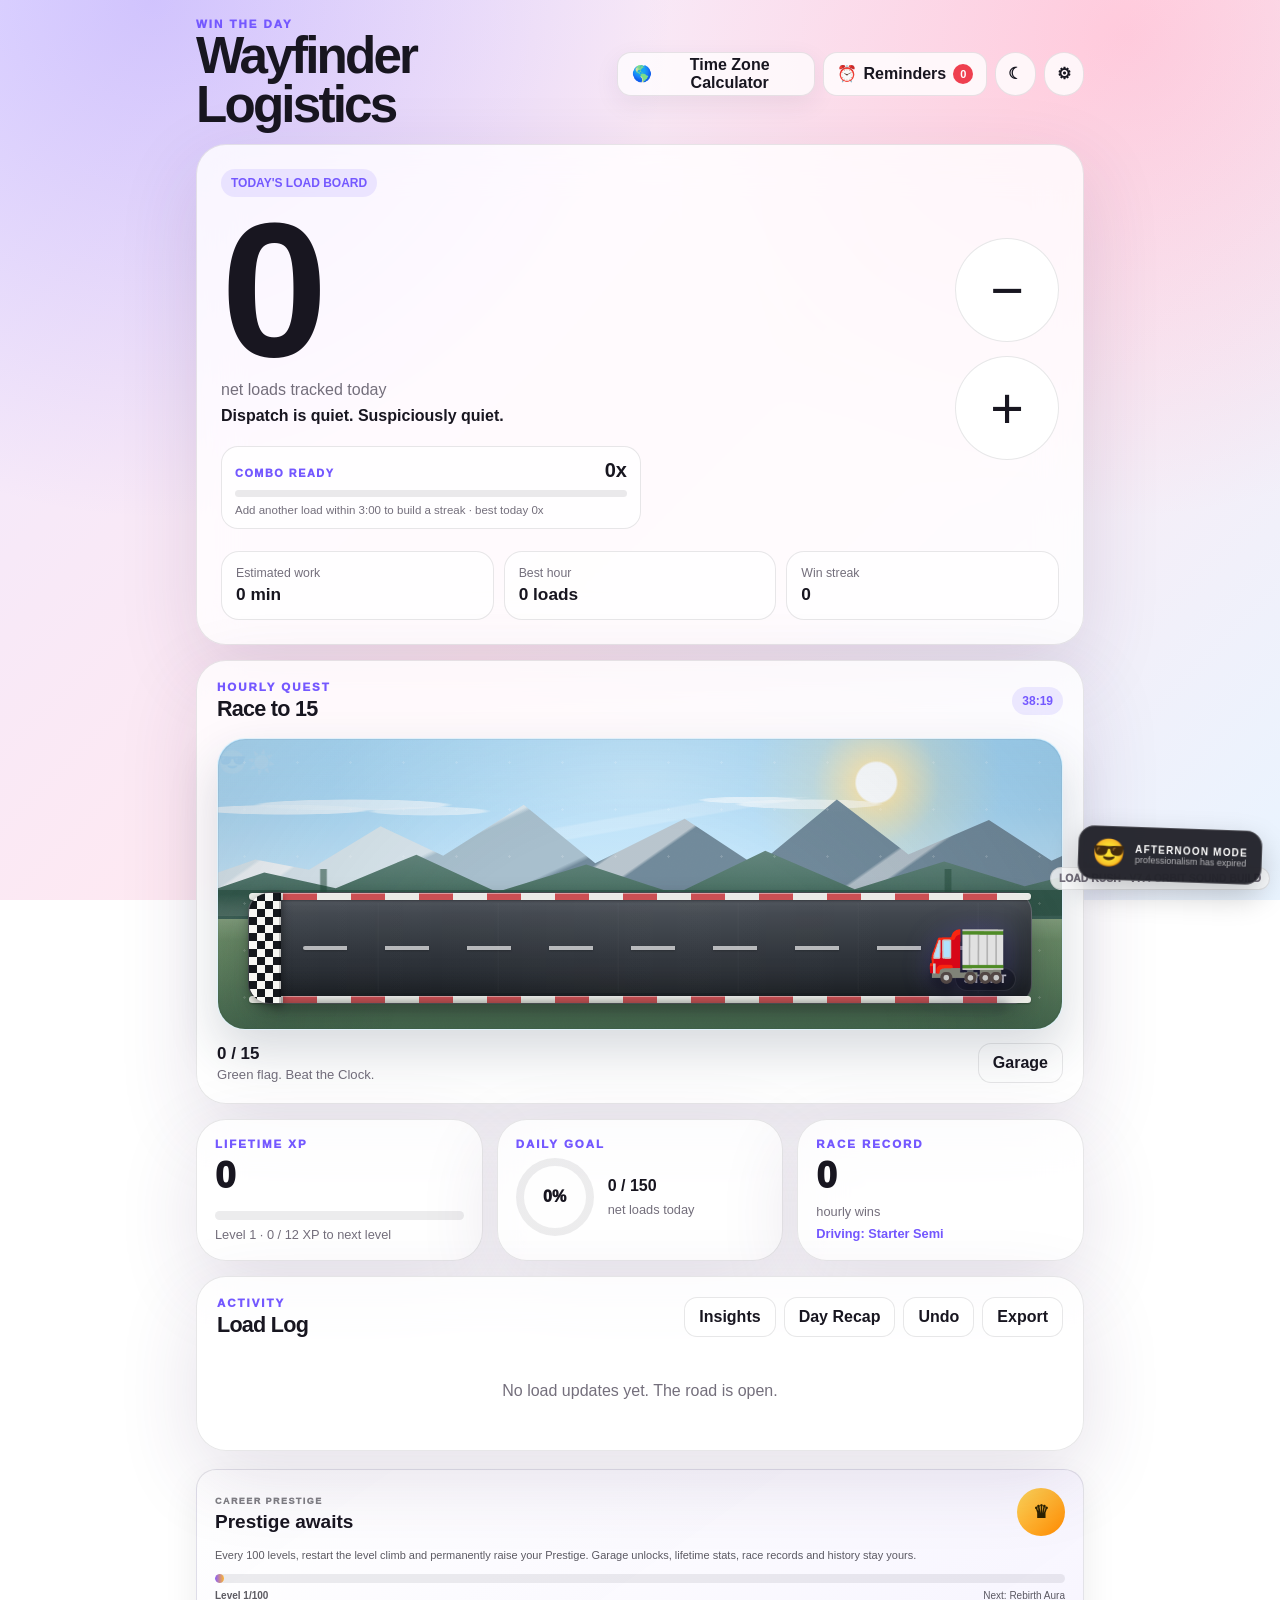
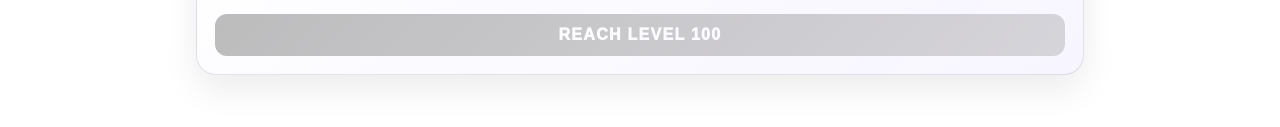
<file: Load-Rush-V7-3/index.html>
<!doctype html>
<html lang="en">
<head>
  <meta charset="utf-8">
  <meta name="viewport" content="width=device-width, initial-scale=1, viewport-fit=cover">
  <meta name="theme-color" content="#efe9ff">
  <meta name="description" content="A game-like shipment load tracker with hourly road races, XP levels, unlockable rigs, goals, and timestamped updates.">
  <link rel="manifest" href="manifest.webmanifest">
  <link rel="apple-touch-icon" href="icon-192.png">
  <link rel="stylesheet" href="styles.css?v=7.4.0">
  <title>Wayfinder Logistics</title>
</head>
<body>
  <main class="app">
    <header class="topbar">
      <div class="brand">
        <span class="brand-kicker">WIN THE DAY</span>
        <h1 id="brandTitle" class="editable-brand-title" title="Click to customize">Wayfinder Logistics</h1>
      </div>
      <div class="top-actions">
        <button id="remindersBtn" class="reminders-nav-button" type="button" aria-haspopup="dialog" aria-controls="remindersDialog">
          <span>⏰</span>
          <span>Reminders</span>
          <b id="reminderBadge" hidden>0</b>
        </button>
        <button id="themeBtn" class="icon-button" type="button" aria-label="Toggle theme">☾</button>
        <button id="settingsBtn" class="icon-button" type="button" aria-label="Open settings">⚙</button>
      </div>
    </header>

    <section class="counter-card glass">
      <div class="counter-copy">
        <span class="pill">TODAY'S LOAD BOARD</span>
        <div id="mainCount" class="main-count" aria-live="polite">0</div>
        <div class="main-caption">net loads tracked today</div>
        <div id="statusLine" class="status-line">Dispatch is quiet. Suspiciously quiet.</div>

        <div id="comboMeter" class="combo-meter" aria-live="polite">
          <div class="combo-copy">
            <span id="comboLabel">COMBO READY</span>
            <strong id="comboValue">0x</strong>
          </div>
          <div class="combo-track"><div id="comboFill" class="combo-fill"></div></div>
          <small id="comboHint">Add another load within 3:00 to build a streak.</small>
        </div>
      </div>

      <div class="counter-buttons">
        <button id="minusBtn" class="count-button minus" type="button" aria-label="Remove one load">−</button>
        <button id="plusBtn" class="count-button plus" type="button" aria-label="Track one load">+</button>
      </div>

      <div class="metric-row">
        <div class="metric">
          <span>Estimated work</span>
          <strong id="workMetric">0 min</strong>
        </div>
        <div class="metric">
          <span>Best hour</span>
          <strong id="bestHourMetric">0 loads</strong>
        </div>
        <div class="metric">
          <span>Win streak</span>
          <strong id="streakMetric">0</strong>
        </div>
      </div>
    </section>

    <section class="race-card glass">
      <div class="section-heading">
        <div>
          <span class="section-kicker">HOURLY QUEST</span>
          <h2>Race to <span id="hourlyGoalLabel">20</span></h2>
        </div>
        <div id="countdown" class="countdown" title="Live time remaining in the current hour">59:59</div>
      </div>

      <div id="roadWorld" class="road-world" data-landscape="alpine" aria-label="Hourly quest race through Alpine Route">
        <div class="landscape-sky"></div>
        <div class="landscape-light"></div>
        <div class="landscape-clouds landscape-clouds-back"></div>
        <div class="landscape-clouds landscape-clouds-front"></div>
        <div class="landscape-stars"></div>
        <div class="landscape-horizon landscape-horizon-back"></div>
        <div class="landscape-horizon landscape-horizon-mid"></div>
        <div class="landscape-horizon landscape-horizon-front"></div>
        <div class="landscape-landmarks"></div>
        <div class="landscape-particles"></div>
        <div class="landscape-ground"></div>

        <div class="road">
          <div class="road-shoulder road-shoulder-top"></div>
          <div class="road-shoulder road-shoulder-bottom"></div>
          <div class="lane-line lane-line-one"></div>
          <div id="raceFill" class="race-fill"></div>
          <div id="ghostVehicle" class="ghost-vehicle" aria-hidden="true"><span id="ghostVehicleIcon"></span></div>
          <div id="vehicle" class="vehicle" aria-label="Your selected vehicle">🚛</div>
          <div class="finish-line"></div>
          <div class="start-marker">START</div>
        </div>
        <div id="fateScene" class="fate-scene" aria-hidden="true"></div>
      </div>

      <div class="race-footer">
        <div>
          <strong id="raceProgressText">0 / 20</strong>
          <span id="raceMessage">Green flag. Let it rip.</span>
        </div>
        <button id="garageBtn" class="secondary-button" type="button">Garage</button>
      </div>
    </section>

    <section class="dashboard-grid">
      <article class="glass stat-card">
        <span class="section-kicker">LIFETIME XP</span>
        <div id="xpValue" class="big-stat">0</div>
        <div class="progress-track"><div id="xpBar" class="progress-fill"></div></div>
        <div id="levelLabel" class="small-copy">Level 1 · 0 / 100 XP</div>
      </article>

      <article class="glass stat-card">
        <span class="section-kicker">DAILY GOAL</span>
        <div class="goal-wrap">
          <div id="goalRing" class="goal-ring"><span id="goalPercent">0%</span></div>
          <div>
            <strong id="goalText">0 / 150</strong>
            <div class="small-copy">net loads today</div>
          </div>
        </div>
      </article>

      <article class="glass stat-card">
        <span class="section-kicker">RACE RECORD</span>
        <div id="raceWinsValue" class="big-stat">0</div>
        <div class="small-copy">hourly wins</div>
        <div id="activeRigLabel" class="small-copy emphasis">Driving: Starter Semi</div>
      </article>
    </section>

    <section class="glass log-card">
      <div class="section-heading">
        <div>
          <span class="section-kicker">ACTIVITY</span>
          <h2>Load Log</h2>
        </div>
        <div class="button-row">
          <button id="insightsBtn" class="secondary-button" type="button">Insights</button>
          <button id="summaryBtn" class="secondary-button" type="button">Day Recap</button>
          <button id="undoBtn" class="secondary-button" type="button">Undo</button>
          <button id="exportBtn" class="secondary-button" type="button">Export</button>
        </div>
      </div>
      <div id="logList" class="log-list"></div>
    </section>
  </main>

  <div id="fxLayer" class="fx-layer" aria-hidden="true"></div>
  <div id="toast" class="toast" role="status" aria-live="polite"></div>
  <div id="megaMessage" class="mega-message">CHECKERED FLAG!</div>
  <div id="trophy" class="trophy" aria-hidden="true">🏆</div>
  <div class="build-badge">LOAD RUSH · V7.4 ORBIT SOUND BUILD</div>


  <dialog id="fatePromptDialog" class="fate-dialog">
    <div class="dialog-content fate-dialog-content">
      <span class="fate-dice-icon">🎲</span>
      <span class="section-kicker">MILESTONE REACHED</span>
      <h2 id="fatePromptTitle">10 loads tracked!</h2>
      <p>Roll Freight Fate for a random road event, or skip it and keep moving.</p>

      <div class="dialog-actions fate-actions">
        <button id="skipFateBtn" class="secondary-button" type="button">Skip</button>
        <button id="rollFateBtn" class="primary-button" type="button">🎲 Roll Freight Fate</button>
      </div>
    </div>
  </dialog>

  <dialog id="fateResultDialog" class="fate-dialog">
    <div class="dialog-content fate-dialog-content">
      <div id="rollingDice" class="rolling-dice">🎲</div>
      <span id="fateRarity" class="fate-rarity">COMMON</span>
      <h2 id="fateEventName">Nitro Boost</h2>
      <p id="fateEventDescription">Your rig hits the boost and disappears into the horizon.</p>

      <div class="dialog-actions">
        <button id="closeFateResultBtn" class="primary-button" type="button">Continue</button>
      </div>
    </div>
  </dialog>



  <dialog id="crateRevealDialog" class="crate-reveal-dialog">
    <div class="dialog-content crate-reveal-content">
      <span class="section-kicker">LOOT BOX</span>
      <div id="crateRevealStage" class="crate-reveal-stage">
        <div class="crate-rays" aria-hidden="true"></div>
        <div id="crateRevealIcon" class="crate-reveal-icon">🎁</div>
      </div>
      <span id="crateRevealRarity" class="crate-reveal-rarity">OPENING</span>
      <h2 id="crateRevealTitle">The crate is shaking...</h2>
      <p id="crateRevealDescription">Something from the garage is about to drop.</p>
      <div class="dialog-actions">
        <button id="closeCrateRevealBtn" class="primary-button" type="button" disabled>Back to Garage</button>
      </div>
    </div>
  </dialog>

  <dialog id="remindersDialog" class="wide-dialog reminders-dialog">
    <div class="dialog-content">
      <div class="section-heading">
        <div>
          <span class="section-kicker">DON'T FORGET</span>
          <h2>Reminders</h2>
        </div>
        <button id="closeRemindersX" class="icon-button" type="button" aria-label="Close reminders">×</button>
      </div>

      <div id="reminderTabs" class="reminder-tabs" role="tablist" aria-label="Reminder sections">
        <button id="viewRemindersTab" class="reminder-tab active" type="button" role="tab" aria-selected="true">Upcoming</button>
        <button id="newReminderTab" class="reminder-tab" type="button" role="tab" aria-selected="false">Add new</button>
      </div>

      <div class="reminder-permission-strip">
        <div>
          <strong>Attention mode</strong>
          <span>Full-screen alarm always works while the app is open. Browser notifications can also appear when the tab is in the background.</span>
        </div>
        <button id="enableNotificationsBtn" class="secondary-button" type="button">Enable notifications</button>
      </div>

      <div id="reminderFormPanel" class="reminder-form-panel" hidden>
      <div class="reminder-form">
        <label class="reminder-field reminder-message-field">
          <span>What do you need to remember?</span>
          <input id="reminderTextInput" type="text" maxlength="120" placeholder="Call this guy" autocomplete="off">
        </label>

        <label class="reminder-field">
          <span>Date</span>
          <input id="reminderDateInput" type="date">
        </label>

        <label class="reminder-field">
          <span>Time</span>
          <input id="reminderTimeInput" type="time">
        </label>

        <button id="addReminderBtn" class="primary-button reminder-add-button" type="button">Add reminder</button>
      </div>

      </div>

      <div id="reminderListPanel">
      <div class="reminder-list-heading">
        <strong>Upcoming</strong>
        <span id="reminderCountLabel">0 reminders</span>
      </div>

      <div id="reminderList" class="reminder-list"></div>
      </div>

      <div class="dialog-actions">
        <button id="closeRemindersBtn" class="primary-button" type="button">Done</button>
      </div>
    </div>
  </dialog>


  <dialog id="reminderAlarmWarningDialog" class="reminder-warning-dialog">
    <div class="dialog-content reminder-warning-content">
      <div class="reminder-warning-icon">🔊</div>
      <span class="section-kicker">LOUD ALARM ATTACHED</span>
      <h2>This reminder will make noise.</h2>
      <p>Load Rush reminders include a loud alarm designed to get your attention. You can turn the reminder alarm off anytime in Settings.</p>
      <small>This message only appears once.</small>
      <div class="dialog-actions">
        <button id="cancelReminderWarningBtn" class="secondary-button" type="button">Cancel</button>
        <button id="confirmReminderWarningBtn" class="primary-button" type="button">Create reminder</button>
      </div>
    </div>
  </dialog>

  <div id="reminderAlarm" class="reminder-alarm" hidden aria-live="assertive" role="alertdialog" aria-modal="true">
    <div class="alarm-strobe"></div>
    <div class="alarm-panel">
      <div class="alarm-icon">🚨</div>
      <span class="alarm-kicker">REMINDER</span>
      <h2 id="alarmReminderText">Call this guy</h2>
      <div id="alarmReminderTime" class="alarm-time">08:30</div>
      <p>This is your aggressively noticeable reminder.</p>
      <button id="dismissAlarmBtn" class="alarm-dismiss-button" type="button">I GOT IT</button>
    </div>
  </div>

  <dialog id="garageDialog">
    <div class="dialog-content">
      <div class="section-heading">
        <div>
          <span class="section-kicker">YOUR GARAGE</span>
          <h2>Choose Your Ride</h2>
        </div>
        <button id="closeGarageX" class="icon-button" type="button" aria-label="Close garage">×</button>
      </div>

      <div class="garage-hero">
        <div>
          <span class="section-kicker">GARAGE COLLECTION</span>
          <strong id="garageUnlocked">1 / 17 collectibles</strong>
          <p>See every collectible, study its requirement, and earn the ones worth showing off.</p>
        </div>
        <button id="garageCrateBtn" class="crate-button" type="button">
          <span class="crate-emoji">🎁</span>
          <span>OPEN LOOT BOX</span>
          <b><span id="garageCrateCount">0</span> ready</b>
        </button>
      </div>

      <div id="garageGrid" class="garage-grid"></div>

      <section class="event-collection">
        <div class="landscape-collection-heading">
          <div><span class="section-kicker">ROAD EVENTS</span><h3>Discovered Encounters</h3></div>
          <div id="eventCollectionCount" class="countdown">0 / 10</div>
        </div>
        <div id="eventCollectionGrid" class="event-collection-grid"></div>
      </section>

      <div class="dialog-actions">
        <button id="closeGarageBtn" class="primary-button" type="button">Done</button>
      </div>
    </div>
  </dialog>


  <dialog id="insightsDialog" class="wide-dialog">
    <div class="dialog-content">
      <div class="section-heading">
        <div>
          <span class="section-kicker">PERFORMANCE</span>
          <h2>Load Insights</h2>
        </div>
        <button id="closeInsightsX" class="icon-button" type="button" aria-label="Close insights">×</button>
      </div>

      <div class="period-tabs analytics-tabs" role="tablist" aria-label="Analytics view">
        <button class="period-tab active" data-period="shift" type="button">Workday</button>
        <button class="period-tab" data-period="pace" type="button">Update Pace</button>
        <button class="period-tab" data-period="trend" type="button">14-Day Trend</button>
        <button class="period-tab" data-period="weekday" type="button">Weekdays</button>
      </div>

      <div class="insight-metrics">
        <div class="insight-chip"><span id="chartTotalLabel">Shift loads</span><strong id="chartTotal">0</strong></div>
        <div class="insight-chip"><span id="chartAverageLabel">Avg per hour</span><strong id="chartAverage">0</strong></div>
        <div class="insight-chip"><span id="chartBestLabel">Strongest hour</span><strong id="chartBest">—</strong></div>
        <div class="insight-chip"><span id="chartExtraLabel">Weakest hour</span><strong id="chartExtra">—</strong></div>
      </div>

      <div class="chart-shell analytics-chart-shell">
        <svg id="insightsChart" viewBox="0 0 760 320" role="img" aria-label="Load tracking analytics chart"></svg>
      </div>
      <div id="chartCaption" class="chart-caption">Your performance during the 7:00 AM–3:30 PM workday.</div>

      <div class="analytics-bottom-grid">
        <section class="analytics-panel">
          <span class="section-kicker">DISPATCH INTELLIGENCE</span>
          <div id="analyticsNarrative" class="analytics-narrative">Track a few loads and patterns will appear here.</div>
        </section>
        <section class="analytics-panel">
          <span class="section-kicker">TODAY'S RHYTHM</span>
          <div id="sessionList" class="session-list"></div>
        </section>
      </div>

      <div class="dialog-actions">
        <button id="closeInsightsBtn" class="primary-button" type="button">Done</button>
      </div>
    </div>
  </dialog>

  <dialog id="summaryDialog" class="summary-dialog">
    <div class="dialog-content recap-content">
      <button id="closeSummaryX" class="icon-button recap-close" type="button" aria-label="Close summary">×</button>
      <span class="section-kicker">END OF DAY</span>
      <h2 id="summaryTitle">Win the Day Recap</h2>
      <div id="summaryDate" class="recap-date"></div>

      <div class="recap-hero">
        <div id="summaryLoads" class="recap-big">0</div>
        <div>net loads tracked</div>
      </div>

      <div class="recap-grid">
        <div><span>Estimated work</span><strong id="summaryWork">0 min</strong></div>
        <div><span>Best hour</span><strong id="summaryBestHour">0</strong></div>
        <div><span>Goal result</span><strong id="summaryGoal">0%</strong></div>
        <div><span>XP earned</span><strong id="summaryXp">0 XP</strong></div>
      </div>

      <div id="summaryVerdict" class="recap-verdict">The board is ready.</div>
      <div id="summaryHourlyBars" class="recap-hour-bars"></div>

      <div class="dialog-actions">
        <button id="shareSummaryBtn" class="secondary-button" type="button">Copy recap</button>
        <button id="closeSummaryBtn" class="primary-button" type="button">Done</button>
      </div>
    </div>
  </dialog>

  <dialog id="settingsDialog">
    <div class="dialog-content">
      <div class="section-heading">
        <div>
          <span class="section-kicker">SETTINGS</span>
          <h2>Control Room</h2>
        </div>
        <button id="closeSettingsX" class="icon-button" type="button" aria-label="Close settings">×</button>
      </div>

      <label class="setting-row">
        <span>Daily load goal</span>
        <input id="dailyGoalInput" type="number" min="1" max="1000" step="1">
      </label>

      <label class="setting-row">
        <span>Hourly race goal</span>
        <input id="hourlyGoalInput" type="number" min="1" max="100" step="1">
      </label>

      <label class="setting-row">
        <span>Minutes per update</span>
        <input id="minutesInput" type="number" min="1" max="60" step="1">
      </label>

      <div class="setting-row">
        <span>Sound effects</span>
        <button id="soundToggle" class="switch" type="button" role="switch" aria-checked="true"></button>
      </div>

      <div class="setting-row">
        <span>Reminder alarm <small class="setting-note">Loud siren and vibration</small></span>
        <button id="reminderAlarmToggle" class="switch" type="button" role="switch" aria-checked="true"></button>
      </div>

      <label class="setting-row">
        <span>Sound style</span>
        <select id="soundStyleSelect">
          <option value="orbit">Orbit Run</option>
          <option value="engine">Engine rev</option>
          <option value="arcade">Arcade</option>
          <option value="chime">Chime</option>
          <option value="click">Clean click</option>
        </select>
      </label>

      <div class="setting-row">
        <span>Preview sound</span>
        <button id="previewSoundBtn" class="secondary-button" type="button">Play</button>
      </div>

      <div class="setting-row">
        <span>Particles</span>
        <button id="particlesToggle" class="switch" type="button" role="switch" aria-checked="true"></button>
      </div>

      <div class="setting-row">
        <span>Freight Fate</span>
        <button id="fateToggle" class="switch" type="button" role="switch" aria-checked="true"></button>
      </div>

      <label class="setting-row">
        <span>Fate frequency</span>
        <select id="fateFrequencySelect">
          <option value="10">Every 10 loads</option>
          <option value="20">Every 20 loads</option>
          <option value="50">Every 50 loads</option>
        </select>
      </label>

      <div class="setting-row">
        <span>Import backup</span>
        <button id="importBtn" class="secondary-button" type="button">Choose file</button>
        <input id="importInput" type="file" accept="application/json" hidden>
      </div>

      <div class="dialog-actions split">
        <button id="resetBtn" class="danger-button" type="button">Reset all data</button>
        <button id="saveSettingsBtn" class="primary-button" type="button">Save changes</button>
      </div>
    </div>
  </dialog>

  <script src="app.js?v=7.4.0" defer></script>
  <script src="timezone-calculator.js?v=7.3.0" defer></script>
</body>
</html>
</file>
<file: styles.css>
:root {
  color-scheme: light;
  --bg-a: #efe9ff;
  --bg-b: #ffe9f1;
  --bg-c: #e9f4ff;
  --surface: rgba(255,255,255,.80);
  --surface-strong: rgba(255,255,255,.96);
  --text: #181620;
  --muted: #746f7c;
  --border: rgba(24,22,32,.10);
  --accent: #7458ff;
  --accent-2: #ff5c91;
  --positive: #26a667;
  --danger: #d54848;
  --shadow: 0 26px 80px rgba(68,45,100,.14);
}

[data-theme="dark"] {
  color-scheme: dark;
  --bg-a: #111326;
  --bg-b: #241428;
  --bg-c: #101c29;
  --surface: rgba(28,27,39,.84);
  --surface-strong: rgba(36,34,49,.98);
  --text: #fffaf5;
  --muted: #aaa3b4;
  --border: rgba(255,255,255,.10);
  --accent: #9986ff;
  --accent-2: #ff78a7;
  --positive: #5bd594;
  --danger: #ff7777;
  --shadow: 0 28px 90px rgba(0,0,0,.40);
}

* {
  box-sizing: border-box;
  -webkit-tap-highlight-color: transparent;
}

html,
body {
  margin: 0;
  min-height: 100%;
  font-family: Inter, ui-sans-serif, -apple-system, BlinkMacSystemFont, "Segoe UI", sans-serif;
}

body {
  min-height: 100dvh;
  color: var(--text);
  background:
    radial-gradient(circle at 12% 0%, color-mix(in srgb, var(--accent) 26%, transparent), transparent 36%),
    radial-gradient(circle at 88% 4%, color-mix(in srgb, var(--accent-2) 22%, transparent), transparent 34%),
    linear-gradient(135deg, var(--bg-a), var(--bg-b) 52%, var(--bg-c));
  background-attachment: fixed;
}

button,
input {
  font: inherit;
}

button:focus-visible,
input:focus-visible {
  outline: 3px solid color-mix(in srgb, var(--accent) 45%, transparent);
  outline-offset: 3px;
}

.app {
  width: min(100%, 920px);
  margin: 0 auto;
  padding: max(18px, env(safe-area-inset-top)) 16px max(34px, env(safe-area-inset-bottom));
}

.glass {
  background: var(--surface);
  border: 1px solid var(--border);
  box-shadow: var(--shadow);
  backdrop-filter: blur(22px) saturate(140%);
  -webkit-backdrop-filter: blur(22px) saturate(140%);
}

.topbar {
  display: flex;
  justify-content: space-between;
  align-items: center;
  gap: 16px;
  margin-bottom: 15px;
}

.brand-kicker,
.section-kicker {
  display: block;
  color: var(--accent);
  font-weight: 950;
  letter-spacing: .17em;
  font-size: .72rem;
}

.brand h1 {
  margin: 2px 0 0;
  font-size: clamp(2.1rem, 6vw, 3.2rem);
  line-height: .95;
  letter-spacing: -.055em;
}

.top-actions,
.button-row {
  display: flex;
  gap: 8px;
}

.icon-button {
  width: 44px;
  height: 44px;
  border: 1px solid var(--border);
  border-radius: 999px;
  background: var(--surface);
  color: var(--text);
  cursor: pointer;
  font-weight: 900;
}

.counter-card,
.race-card,
.log-card,
.stat-card {
  border-radius: 30px;
}

.counter-card {
  padding: 24px;
  display: grid;
  grid-template-columns: 1fr auto;
  gap: 22px;
  align-items: center;
}

.pill,
.countdown {
  display: inline-flex;
  padding: 7px 10px;
  border-radius: 999px;
  background: color-mix(in srgb, var(--accent) 12%, transparent);
  color: var(--accent);
  font-weight: 900;
  font-size: .75rem;
}

.main-count {
  margin-top: 16px;
  font-size: clamp(6.5rem, 22vw, 12rem);
  line-height: .80;
  letter-spacing: -.09em;
  font-weight: 780;
  font-variant-numeric: tabular-nums;
  transform-origin: left center;
}

.main-count.bump {
  animation: bump .34s cubic-bezier(.2,.9,.2,1.25);
}

.main-count.drop {
  animation: drop .26s ease;
}

@keyframes bump {
  0% {
    transform: scale(.86) translateY(6px);
    filter: blur(2px);
  }
  55% {
    transform: scale(1.09) translateY(-5px);
  }
  100% {
    transform: scale(1);
    filter: blur(0);
  }
}

@keyframes drop {
  from { transform: scale(1.05) translateY(-4px); }
  to { transform: scale(1); }
}

.main-caption {
  color: var(--muted);
  margin-top: 14px;
}

.status-line {
  margin-top: 8px;
  min-height: 24px;
  font-weight: 750;
}

.counter-buttons {
  display: grid;
  gap: 14px;
}

.count-button {
  width: 104px;
  height: 104px;
  border-radius: 999px;
  border: 1px solid var(--border);
  background: var(--surface-strong);
  color: var(--text);
  font-size: 3.6rem;
  cursor: pointer;
  transition: transform .12s ease, box-shadow .2s ease;
}

.count-button:hover {
  box-shadow: 0 16px 36px rgba(0,0,0,.09);
}

.count-button:active {
  transform: scale(.86);
}

.count-button.plus.flash {
  animation: plusRing .4s ease;
}

@keyframes plusRing {
  from { box-shadow: 0 0 0 0 color-mix(in srgb, var(--accent) 46%, transparent); }
  to { box-shadow: 0 0 0 42px transparent; }
}

.metric-row {
  grid-column: 1 / -1;
  display: grid;
  grid-template-columns: repeat(3,1fr);
  gap: 10px;
}

.metric {
  border: 1px solid var(--border);
  border-radius: 18px;
  padding: 14px;
  background: color-mix(in srgb, var(--surface-strong) 68%, transparent);
}

.metric span {
  display: block;
  color: var(--muted);
  font-size: .77rem;
}

.metric strong {
  display: block;
  margin-top: 4px;
  font-size: 1.08rem;
  font-variant-numeric: tabular-nums;
}

.race-card {
  margin-top: 15px;
  padding: 20px;
}

.section-heading {
  display: flex;
  justify-content: space-between;
  align-items: center;
  gap: 14px;
}

.section-heading h2 {
  margin: 3px 0 0;
  font-size: 1.35rem;
  letter-spacing: -.035em;
}

.road-world {
  position: relative;
  height: 270px;
  margin-top: 16px;
  overflow: hidden;
  border: 1px solid var(--border);
  border-radius: 24px;
  background:
    linear-gradient(to bottom, #8dceff 0 46%, #647083 46% 56%, #262930 56% 100%);
}

[data-theme="dark"] .road-world {
  background:
    linear-gradient(to bottom, #283f69 0 46%, #414a5a 46% 56%, #111318 56% 100%);
}

.sky-haze {
  position: absolute;
  width: 160px;
  height: 160px;
  right: 7%;
  top: -30px;
  border-radius: 50%;
  background: radial-gradient(circle, rgba(255,229,145,.95), rgba(255,229,145,.12) 55%, transparent 70%);
}

.city-silhouette {
  position: absolute;
  left: 0;
  right: 0;
  bottom: 44%;
  opacity: .42;
}

.city-back {
  height: 76px;
  background:
    linear-gradient(90deg,
      transparent 0 3%,
      #354052 3% 8%,
      transparent 8% 11%,
      #354052 11% 18%,
      transparent 18% 23%,
      #354052 23% 30%,
      transparent 30% 36%,
      #354052 36% 43%,
      transparent 43% 49%,
      #354052 49% 59%,
      transparent 59% 66%,
      #354052 66% 72%,
      transparent 72% 78%,
      #354052 78% 88%,
      transparent 88%);
}

.city-front {
  height: 44px;
  bottom: 43%;
  opacity: .55;
  background:
    repeating-linear-gradient(90deg, #2e3745 0 52px, transparent 52px 66px);
}

.road {
  position: absolute;
  left: 4%;
  right: 4%;
  bottom: 9%;
  height: 112px;
  overflow: visible;
  border-radius: 14px;
  background:
    linear-gradient(to bottom, #3a3d45 0 100%);
  box-shadow:
    inset 0 8px 14px rgba(255,255,255,.035),
    inset 0 -14px 20px rgba(0,0,0,.22),
    0 14px 30px rgba(0,0,0,.18);
}

.road-shoulder {
  position: absolute;
  left: 0;
  right: 0;
  height: 7px;
  background:
    repeating-linear-gradient(
      90deg,
      #f6f6f6 0 28px,
      #d94f4f 28px 56px
    );
}

.road-shoulder-top {
  top: 0;
  border-radius: 22px 22px 0 0;
}

.road-shoulder-bottom {
  bottom: 0;
  border-radius: 0 0 22px 22px;
}

.lane-line {
  position: absolute;
  left: 7%;
  right: 7%;
  height: 4px;
  background:
    repeating-linear-gradient(
      90deg,
      rgba(255,255,255,.92) 0 38px,
      transparent 38px 70px
    );
  opacity: .8;
}

.lane-line-one {
  top: 35%;
}

.lane-line-two {
  bottom: 35%;
}

.race-fill {
  position: absolute;
  top: 8px;
  bottom: 8px;
  right: 0;
  width: 0%;
  border-radius: 14px;
  background:
    linear-gradient(
      270deg,
      color-mix(in srgb, var(--accent) 40%, transparent),
      color-mix(in srgb, var(--accent-2) 36%, transparent)
    );
  transition: width .68s cubic-bezier(.2,.9,.2,1);
  pointer-events: none;
}

.vehicle {
  position: absolute;
  right: 0%;
  top: 50%;
  z-index: 5;
  font-size: 4.15rem;
  line-height: 1;
  transform: translate(50%, -50%);
  transform-origin: center;
  filter: drop-shadow(0 10px 10px rgba(0,0,0,.25));
  transition: right .72s cubic-bezier(.2,.9,.2,1);
  animation: vehicleBounce .24s ease-in-out infinite alternate;
  user-select: none;
}

@keyframes vehicleBounce {
  from {
    transform: translate(50%, -55%) rotate(-1deg);
  }
  to {
    transform: translate(50%, -46%) rotate(1deg);
  }
}

.vehicle.finished {
  animation: victoryVehicle .72s cubic-bezier(.2,.9,.2,1) infinite alternate;
}

@keyframes victoryVehicle {
  from {
    transform: translate(50%, -56%) rotate(-5deg) scale(1);
  }
  to {
    transform: translate(50%, -66%) rotate(5deg) scale(1.12);
  }
}

.finish-line {
  position: absolute;
  top: -8px;
  bottom: -8px;
  width: 10px;
  background:
    repeating-linear-gradient(
      0deg,
      #111 0 10px,
      #fff 10px 20px
    );
  border-radius: 3px;
  z-index: 3;
}

.finish-line-left {
  left: 0;
}

.finish-flag {
  position: absolute;
  left: -14px;
  top: -44px;
  font-size: 2.2rem;
}

.start-marker {
  position: absolute;
  right: 10px;
  bottom: 11px;
  color: rgba(255,255,255,.55);
  font-size: .68rem;
  font-weight: 950;
  letter-spacing: .15em;
}

.trophy {
  position: absolute;
  left: 5%;
  top: 8%;
  font-size: 3.8rem;
  opacity: 0;
  transform: scale(.35) rotate(-15deg);
}

.trophy.show {
  animation: trophyPop 1.45s cubic-bezier(.2,.9,.2,1) both;
}

@keyframes trophyPop {
  0% {
    opacity: 0;
    transform: scale(.3) rotate(-15deg);
  }
  35%,
  75% {
    opacity: 1;
    transform: scale(1.18) rotate(5deg);
  }
  100% {
    opacity: 0;
    transform: scale(.9) translateY(-22px);
  }
}

.race-footer {
  display: flex;
  justify-content: space-between;
  align-items: center;
  gap: 14px;
  margin-top: 13px;
}

.race-footer strong {
  display: block;
  font-size: 1.06rem;
}

.race-footer span {
  display: block;
  margin-top: 3px;
  color: var(--muted);
  font-size: .82rem;
}

.dashboard-grid {
  display: grid;
  grid-template-columns: repeat(3,1fr);
  gap: 14px;
  margin-top: 15px;
}

.stat-card {
  padding: 18px;
}

.big-stat {
  margin-top: 5px;
  font-size: 2.3rem;
  font-weight: 950;
  font-variant-numeric: tabular-nums;
}

.progress-track {
  height: 9px;
  margin-top: 14px;
  overflow: hidden;
  border-radius: 999px;
  background: color-mix(in srgb, var(--text) 8%, transparent);
}

.progress-fill {
  height: 100%;
  width: 0%;
  border-radius: inherit;
  background: linear-gradient(90deg, var(--accent), var(--accent-2));
  transition: width .35s ease;
}

.small-copy {
  margin-top: 7px;
  color: var(--muted);
  font-size: .80rem;
}

.emphasis {
  color: var(--accent);
  font-weight: 850;
}

.goal-wrap {
  display: flex;
  align-items: center;
  gap: 14px;
  margin-top: 8px;
}

.goal-ring {
  --goal-pct: 0;
  width: 78px;
  height: 78px;
  display: grid;
  place-items: center;
  position: relative;
  border-radius: 50%;
  background:
    conic-gradient(
      var(--accent) calc(var(--goal-pct) * 1%),
      color-mix(in srgb, var(--text) 8%, transparent) 0
    );
}

.goal-ring::after {
  content: "";
  position: absolute;
  inset: 8px;
  border-radius: 50%;
  background: var(--surface-strong);
}

.goal-ring span {
  position: relative;
  z-index: 1;
  font-weight: 950;
}

.log-card {
  margin-top: 15px;
  padding: 20px;
}

.log-list {
  margin-top: 14px;
  max-height: 340px;
  overflow: auto;
}

.log-entry {
  display: grid;
  grid-template-columns: 58px 1fr auto;
  gap: 12px;
  align-items: center;
  padding: 14px 2px;
  border-bottom: 1px solid var(--border);
}

.log-entry:last-child {
  border-bottom: 0;
}

.delta {
  font-weight: 950;
}

.delta.plus {
  color: var(--positive);
}

.delta.minus {
  color: var(--danger);
}

.log-time {
  color: var(--muted);
  font-size: .79rem;
  white-space: nowrap;
}

.empty-state {
  padding: 30px 10px;
  text-align: center;
  color: var(--muted);
}

.primary-button,
.secondary-button,
.danger-button {
  border-radius: 13px;
  padding: 10px 14px;
  cursor: pointer;
  font-weight: 900;
}

.primary-button {
  border: 0;
  background: var(--text);
  color: var(--surface-strong);
}

.secondary-button {
  border: 1px solid var(--border);
  background: var(--surface-strong);
  color: var(--text);
}

.danger-button {
  border: 1px solid color-mix(in srgb, var(--danger) 35%, var(--border));
  background: color-mix(in srgb, var(--danger) 9%, transparent);
  color: var(--danger);
}

dialog {
  width: min(94vw, 620px);
  max-height: 88dvh;
  overflow: auto;
  padding: 0;
  border: 1px solid var(--border);
  border-radius: 28px;
  background: var(--surface-strong);
  color: var(--text);
  box-shadow: 0 36px 120px rgba(0,0,0,.34);
}

dialog::backdrop {
  background: rgba(0,0,0,.38);
  backdrop-filter: blur(6px);
}

.dialog-content {
  padding: 24px;
}

.dialog-actions {
  display: flex;
  justify-content: flex-end;
  gap: 10px;
  margin-top: 20px;
}

.dialog-actions.split {
  justify-content: space-between;
}

.garage-summary {
  display: grid;
  grid-template-columns: repeat(3,1fr);
  gap: 10px;
  margin-top: 16px;
}

.garage-summary div {
  padding: 12px;
  border: 1px solid var(--border);
  border-radius: 16px;
  background: var(--surface);
}

.garage-summary span {
  display: block;
  color: var(--muted);
  font-size: .72rem;
}

.garage-summary strong {
  display: block;
  margin-top: 3px;
  font-size: 1rem;
}

.garage-grid {
  display: grid;
  grid-template-columns: repeat(2,1fr);
  gap: 11px;
  margin-top: 14px;
}

.rig-card {
  min-height: 146px;
  padding: 15px;
  border: 1px solid var(--border);
  border-radius: 19px;
  background: var(--surface);
  color: var(--text);
  text-align: left;
  cursor: pointer;
  opacity: .44;
  filter: grayscale(.78);
}

.rig-card.unlocked {
  opacity: 1;
  filter: none;
}

.rig-card.selected {
  outline: 3px solid color-mix(in srgb, var(--accent) 38%, transparent);
  background:
    linear-gradient(
      135deg,
      color-mix(in srgb, var(--accent) 11%, var(--surface-strong)),
      color-mix(in srgb, var(--accent-2) 7%, var(--surface-strong))
    );
}

.rig-card:disabled {
  cursor: not-allowed;
}

.rig-icon {
  display: inline-block;
  font-size: 2.55rem;
}

.rig-name {
  display: block;
  margin-top: 8px;
  font-weight: 950;
}

.rig-type {
  display: inline-flex;
  margin-top: 7px;
  padding: 4px 7px;
  border-radius: 999px;
  background: color-mix(in srgb, var(--accent) 11%, transparent);
  color: var(--accent);
  font-size: .66rem;
  font-weight: 950;
  letter-spacing: .06em;
}

.rig-rule {
  display: block;
  margin-top: 6px;
  color: var(--muted);
  font-size: .78rem;
}

.setting-row {
  display: flex;
  align-items: center;
  justify-content: space-between;
  gap: 14px;
  padding: 14px 0;
  border-top: 1px solid var(--border);
}

.setting-row input {
  width: 116px;
  padding: 9px 10px;
  border: 1px solid var(--border);
  border-radius: 12px;
  background: var(--surface);
  color: var(--text);
}

.switch {
  width: 50px;
  height: 29px;
  padding: 3px;
  border: 0;
  border-radius: 999px;
  background: #aaa;
  cursor: pointer;
}

.switch::after {
  content: "";
  display: block;
  width: 23px;
  height: 23px;
  border-radius: 50%;
  background: #fff;
  box-shadow: 0 2px 6px rgba(0,0,0,.20);
  transition: transform .20s ease;
}

.switch.on {
  background: var(--accent);
}

.switch.on::after {
  transform: translateX(21px);
}

.fx-layer {
  position: fixed;
  inset: 0;
  z-index: 40;
  overflow: hidden;
  pointer-events: none;
}

.particle {
  position: absolute;
  width: 9px;
  height: 15px;
  border-radius: 3px;
  background: var(--accent);
  animation: particleFly 1.25s cubic-bezier(.12,.75,.15,1) forwards;
}

@keyframes particleFly {
  from {
    opacity: 1;
    transform: translate(0,0) rotate(0) scale(1);
  }
  to {
    opacity: 0;
    transform: translate(var(--x),var(--y)) rotate(var(--r)) scale(.58);
  }
}

.toast {
  position: fixed;
  left: 50%;
  bottom: max(22px, env(safe-area-inset-bottom));
  z-index: 60;
  padding: 12px 16px;
  border-radius: 999px;
  background: var(--text);
  color: var(--surface-strong);
  font-weight: 900;
  opacity: 0;
  pointer-events: none;
  transform: translate(-50%,18px) scale(.94);
  transition: .22s ease;
}

.toast.show {
  opacity: 1;
  transform: translate(-50%,0) scale(1);
}

.mega-message {
  position: fixed;
  left: 50%;
  top: 24%;
  z-index: 55;
  opacity: 0;
  pointer-events: none;
  transform: translate(-50%,-50%) scale(.58) rotate(-7deg);
  font-size: clamp(2.6rem,10vw,6rem);
  font-weight: 1000;
  letter-spacing: -.06em;
  text-align: center;
  text-shadow: 0 12px 42px rgba(0,0,0,.24);
}

.mega-message.show {
  animation: megaPop 1.15s cubic-bezier(.2,.9,.2,1) both;
}

@keyframes megaPop {
  0% {
    opacity: 0;
    transform: translate(-50%,-50%) scale(.55) rotate(-8deg);
  }
  25%,
  72% {
    opacity: 1;
    transform: translate(-50%,-50%) scale(1.08) rotate(2deg);
  }
  100% {
    opacity: 0;
    transform: translate(-50%,-68%) scale(.95);
  }
}

.build-badge {
  position: fixed;
  right: 10px;
  bottom: 10px;
  z-index: 65;
  padding: 5px 8px;
  border: 1px solid var(--border);
  border-radius: 999px;
  background: var(--surface);
  color: var(--muted);
  font-size: .65rem;
  font-weight: 950;
  pointer-events: none;
}

@media (max-width: 720px) {
  .counter-card {
    grid-template-columns: 1fr;
    text-align: center;
  }

  .main-count {
    transform-origin: center;
  }

  .counter-buttons {
    grid-template-columns: 1fr 1fr;
  }

  .count-button {
    width: 100%;
    height: 82px;
  }

  .metric-row {
    grid-template-columns: 1fr;
    text-align: left;
  }

  .dashboard-grid {
    grid-template-columns: 1fr;
  }
}

@media (max-width: 540px) {
  .app {
    padding-left: 10px;
    padding-right: 10px;
  }

  .road-world {
    height: 225px;
  }

  .road {
    height: 96px;
  }

  .vehicle {
    font-size: 3.35rem;
  }

  .garage-grid,
  .garage-summary {
    grid-template-columns: 1fr;
  }

  .log-entry {
    grid-template-columns: 48px 1fr;
  }

  .log-time {
    grid-column: 2;
  }

  .section-heading {
    align-items: flex-start;
  }
}

@media (prefers-reduced-motion: reduce) {
  *,
  *::before,
  *::after {
    animation-duration: .001ms !important;
    animation-iteration-count: 1 !important;
    transition-duration: .001ms !important;
  }
}


.setting-row select {
  width: 150px;
  padding: 9px 10px;
  border: 1px solid var(--border);
  border-radius: 12px;
  background: var(--surface);
  color: var(--text);
}

.wide-dialog {
  width: min(95vw, 820px);
}

.period-tabs {
  display: flex;
  gap: 8px;
  margin-top: 18px;
  padding: 5px;
  border: 1px solid var(--border);
  border-radius: 999px;
  background: color-mix(in srgb, var(--surface) 80%, transparent);
}

.period-tab {
  flex: 1;
  border: 0;
  border-radius: 999px;
  padding: 9px 12px;
  background: transparent;
  color: var(--muted);
  cursor: pointer;
  font-weight: 900;
}

.period-tab.active {
  background: var(--surface-strong);
  color: var(--accent);
  box-shadow: 0 5px 15px rgba(0,0,0,.07);
}

.insight-metrics {
  display: grid;
  grid-template-columns: repeat(3,1fr);
  gap: 10px;
  margin-top: 14px;
}

.insight-chip {
  padding: 13px;
  border: 1px solid var(--border);
  border-radius: 16px;
  background: var(--surface);
}

.insight-chip span {
  display: block;
  color: var(--muted);
  font-size: .73rem;
}

.insight-chip strong {
  display: block;
  margin-top: 4px;
  font-size: 1.1rem;
}

.chart-shell {
  margin-top: 14px;
  padding: 12px;
  border: 1px solid var(--border);
  border-radius: 20px;
  background: color-mix(in srgb, var(--surface) 78%, transparent);
  overflow: hidden;
}

#insightsChart {
  display: block;
  width: 100%;
  height: auto;
  min-height: 250px;
}

.chart-grid-line {
  stroke: color-mix(in srgb, var(--text) 10%, transparent);
  stroke-width: 1;
}

.chart-axis-label {
  fill: var(--muted);
  font-size: 12px;
  font-family: Inter, ui-sans-serif, -apple-system, BlinkMacSystemFont, "Segoe UI", sans-serif;
}

.chart-area {
  fill: color-mix(in srgb, var(--accent) 13%, transparent);
}

.chart-line {
  fill: none;
  stroke: var(--accent);
  stroke-width: 4;
  stroke-linecap: round;
  stroke-linejoin: round;
}

.chart-dot {
  fill: var(--surface-strong);
  stroke: var(--accent);
  stroke-width: 3;
}

.chart-caption {
  margin-top: 10px;
  color: var(--muted);
  font-size: .83rem;
  text-align: center;
}

.summary-dialog {
  width: min(94vw, 620px);
}

.recap-content {
  position: relative;
  text-align: center;
  overflow: hidden;
}

.recap-content::before {
  content: "";
  position: absolute;
  inset: -80px -100px auto;
  height: 240px;
  background:
    radial-gradient(circle at 30% 30%, color-mix(in srgb, var(--accent) 26%, transparent), transparent 42%),
    radial-gradient(circle at 70% 20%, color-mix(in srgb, var(--accent-2) 20%, transparent), transparent 38%);
  pointer-events: none;
}

.recap-content > * {
  position: relative;
}

.recap-close {
  position: absolute;
  right: 18px;
  top: 18px;
}

.recap-date {
  margin-top: 7px;
  color: var(--muted);
}

.recap-hero {
  margin-top: 24px;
}

.recap-big {
  font-size: clamp(5rem, 18vw, 9rem);
  line-height: .86;
  font-weight: 950;
  letter-spacing: -.08em;
}

.recap-grid {
  display: grid;
  grid-template-columns: repeat(2,1fr);
  gap: 10px;
  margin-top: 24px;
  text-align: left;
}

.recap-grid div {
  padding: 14px;
  border: 1px solid var(--border);
  border-radius: 17px;
  background: var(--surface);
}

.recap-grid span {
  display: block;
  color: var(--muted);
  font-size: .74rem;
}

.recap-grid strong {
  display: block;
  margin-top: 4px;
  font-size: 1.08rem;
}

.recap-verdict {
  margin-top: 18px;
  padding: 14px;
  border-radius: 17px;
  background: linear-gradient(
    135deg,
    color-mix(in srgb, var(--accent) 13%, transparent),
    color-mix(in srgb, var(--accent-2) 9%, transparent)
  );
  font-weight: 900;
}

.recap-hour-bars {
  display: flex;
  align-items: end;
  gap: 5px;
  min-height: 100px;
  margin-top: 18px;
  padding: 10px 8px 0;
  border-bottom: 1px solid var(--border);
}

.recap-hour-bar {
  flex: 1;
  min-width: 5px;
  border-radius: 6px 6px 0 0;
  background: linear-gradient(to top, var(--accent), var(--accent-2));
  opacity: .85;
}

@media (max-width: 600px) {
  .button-row {
    flex-wrap: wrap;
    justify-content: flex-end;
  }

  .insight-metrics,
  .recap-grid {
    grid-template-columns: 1fr;
  }

  .period-tabs {
    border-radius: 18px;
  }

  .period-tab {
    padding-left: 7px;
    padding-right: 7px;
  }
}


.fate-dialog {
  width: min(92vw, 470px);
}

.fate-dialog-content {
  text-align: center;
}

.fate-dialog-content p {
  color: var(--muted);
  line-height: 1.5;
}

.fate-dice-icon,
.rolling-dice {
  display: block;
  font-size: 4.5rem;
  margin-bottom: 10px;
}

.rolling-dice.rolling {
  animation: diceRoll .18s linear infinite;
}

@keyframes diceRoll {
  0% { transform: rotate(0deg) scale(.9); }
  50% { transform: rotate(180deg) scale(1.15); }
  100% { transform: rotate(360deg) scale(.9); }
}

.fate-actions {
  justify-content: center;
}

.fate-rarity {
  display: inline-flex;
  padding: 6px 9px;
  border-radius: 999px;
  color: var(--accent);
  background: color-mix(in srgb, var(--accent) 12%, transparent);
  font-weight: 950;
  font-size: .72rem;
  letter-spacing: .12em;
}

.fate-collection {
  margin-top: 20px;
  padding-top: 18px;
  border-top: 1px solid var(--border);
}

.event-collection-grid {
  display: grid;
  grid-template-columns: repeat(2,1fr);
  gap: 10px;
  margin-top: 13px;
}

.event-card {
  display: flex;
  gap: 11px;
  align-items: center;
  padding: 12px;
  border: 1px solid var(--border);
  border-radius: 17px;
  background: var(--surface);
  opacity: .42;
  filter: grayscale(.75);
}

.event-card.discovered {
  opacity: 1;
  filter: none;
}

.event-icon {
  font-size: 2rem;
}

.event-card strong {
  display: block;
}

.event-card span {
  display: block;
  color: var(--muted);
  font-size: .73rem;
  margin-top: 2px;
}

.fate-scene {
  position: absolute;
  inset: 0;
  pointer-events: none;
  z-index: 12;
  overflow: hidden;
}

.fate-object {
  position: absolute;
  font-size: 3rem;
  animation: fateObject 4.5s ease-in-out forwards;
}

@keyframes fateObject {
  0% { opacity: 0; transform: translateY(-20px) scale(.6); }
  15%, 78% { opacity: 1; transform: translateY(0) scale(1); }
  100% { opacity: 0; transform: translateY(-10px) scale(.8); }
}

.fate-banner {
  position: absolute;
  left: 50%;
  top: 18%;
  transform: translateX(-50%);
  padding: 10px 15px;
  border-radius: 999px;
  background: rgba(16,16,20,.86);
  color: #fff;
  font-weight: 950;
  letter-spacing: .04em;
  animation: fateBanner 4.5s ease both;
  white-space: nowrap;
}

@keyframes fateBanner {
  0% { opacity: 0; transform: translate(-50%, -12px) scale(.88); }
  16%, 78% { opacity: 1; transform: translate(-50%,0) scale(1); }
  100% { opacity: 0; transform: translate(-50%,-10px) scale(.94); }
}

.road-world.fate-rain {
  animation: rainyWorld 4.5s ease;
}

@keyframes rainyWorld {
  0%,100% { filter: none; }
  15%,80% { filter: saturate(.65) brightness(.75); }
}

.road-world.fate-rain::after {
  content: "";
  position: absolute;
  inset: 0;
  z-index: 11;
  pointer-events: none;
  opacity: 0;
  background:
    repeating-linear-gradient(
      110deg,
      transparent 0 18px,
      rgba(190,220,255,.6) 18px 20px,
      transparent 20px 40px
    );
  animation: rainOverlay 4.5s linear;
}

@keyframes rainOverlay {
  0%,100% { opacity: 0; background-position: 0 0; }
  15%,80% { opacity: .72; background-position: 120px 200px; }
}

.vehicle.fate-nitro {
  animation: nitroRig 2.3s cubic-bezier(.2,.8,.2,1) both;
}

@keyframes nitroRig {
  0% { transform: translate(50%,-50%); filter: drop-shadow(0 10px 10px rgba(0,0,0,.25)); }
  35% { transform: translate(-150%,-50%) scale(1.15); filter: drop-shadow(30px 0 12px rgba(92,182,255,.8)); }
  65% { transform: translate(-900%,-50%) scale(.7); opacity: .2; }
  100% { transform: translate(50%,-50%); opacity: 1; }
}

.vehicle.fate-spin {
  animation: spinRig 2.7s ease-in-out both;
}

@keyframes spinRig {
  0% { transform: translate(50%,-50%) rotate(0); }
  35% { transform: translate(-60%,-50%) rotate(-360deg) scale(1.2); }
  70% { transform: translate(-160%,-50%) rotate(-720deg) scale(.9); }
  100% { transform: translate(50%,-50%) rotate(-720deg); }
}

.vehicle.fate-abduct {
  animation: abductRig 3.5s ease-in-out both;
}

@keyframes abductRig {
  0%,100% { transform: translate(50%,-50%); opacity: 1; }
  35% { transform: translate(50%,-260%) scale(.7); opacity: .7; }
  65% { transform: translate(50%,-300%) scale(.2); opacity: 0; }
  82% { transform: translate(50%,-180%) scale(.5); opacity: .8; }
}

.vehicle.fate-bounce {
  animation: bounceRig 3.2s cubic-bezier(.2,.8,.2,1) both;
}

@keyframes bounceRig {
  0%,100% { transform: translate(50%,-50%); }
  25% { transform: translate(-70%,-190%) rotate(-12deg); }
  50% { transform: translate(-140%,-50%) rotate(8deg); }
  75% { transform: translate(-40%,-140%) rotate(-5deg); }
}

.road-world.fate-rainbow {
  animation: rainbowWorld 4.8s linear;
}

@keyframes rainbowWorld {
  0%,100% { filter: none; }
  20% { filter: hue-rotate(70deg) saturate(1.8); }
  45% { filter: hue-rotate(170deg) saturate(2); }
  70% { filter: hue-rotate(280deg) saturate(1.8); }
}

@media (max-width: 580px) {
  .event-collection-grid {
    grid-template-columns: 1fr;
  }
}


.reminders-nav-button {
  position: relative;
  display: inline-flex;
  align-items: center;
  gap: 7px;
  min-height: 42px;
  padding: 0 13px;
  border: 1px solid var(--border);
  border-radius: 14px;
  background: var(--surface);
  color: var(--text);
  font: inherit;
  font-weight: 850;
  cursor: pointer;
}

.reminders-nav-button:hover {
  transform: translateY(-1px);
}

.reminders-nav-button b {
  display: inline-grid;
  place-items: center;
  min-width: 20px;
  height: 20px;
  padding: 0 5px;
  border-radius: 999px;
  background: #ef3f4f;
  color: white;
  font-size: .69rem;
}

.reminders-dialog {
  width: min(94vw, 780px);
}

.reminder-permission-strip {
  display: flex;
  align-items: center;
  justify-content: space-between;
  gap: 18px;
  margin: 14px 0 20px;
  padding: 15px;
  border: 1px solid var(--border);
  border-radius: 18px;
  background: color-mix(in srgb, var(--accent) 8%, var(--surface));
}

.reminder-permission-strip strong,
.reminder-permission-strip span {
  display: block;
}

.reminder-permission-strip span {
  margin-top: 3px;
  color: var(--muted);
  font-size: .8rem;
  line-height: 1.45;
}

.reminder-form {
  display: grid;
  grid-template-columns: minmax(220px, 1fr) 150px 130px auto;
  gap: 10px;
  align-items: end;
}

.reminder-field {
  display: grid;
  gap: 6px;
}

.reminder-field span {
  color: var(--muted);
  font-size: .78rem;
  font-weight: 800;
}

.reminder-field input {
  width: 100%;
  min-height: 45px;
  box-sizing: border-box;
  border: 1px solid var(--border);
  border-radius: 13px;
  padding: 0 12px;
  background: var(--surface);
  color: var(--text);
  font: inherit;
}

.reminder-add-button {
  min-height: 45px;
  white-space: nowrap;
}

.reminder-list-heading {
  display: flex;
  justify-content: space-between;
  align-items: center;
  margin: 24px 2px 10px;
}

.reminder-list-heading span {
  color: var(--muted);
  font-size: .8rem;
}

.reminder-list {
  display: grid;
  gap: 9px;
  max-height: 390px;
  overflow: auto;
}

.reminder-empty {
  padding: 38px 20px;
  border: 1px dashed var(--border);
  border-radius: 18px;
  color: var(--muted);
  text-align: center;
}

.reminder-item {
  display: grid;
  grid-template-columns: auto minmax(0, 1fr) auto;
  gap: 13px;
  align-items: center;
  padding: 13px;
  border: 1px solid var(--border);
  border-radius: 17px;
  background: var(--surface);
}

.reminder-item.overdue {
  border-color: rgba(239,63,79,.42);
  background: color-mix(in srgb, #ef3f4f 7%, var(--surface));
}

.reminder-clock {
  display: grid;
  place-items: center;
  width: 43px;
  height: 43px;
  border-radius: 13px;
  background: color-mix(in srgb, var(--accent) 13%, transparent);
  font-size: 1.35rem;
}

.reminder-item-copy {
  min-width: 0;
}

.reminder-item-copy strong {
  display: block;
  overflow: hidden;
  text-overflow: ellipsis;
  white-space: nowrap;
}

.reminder-item-copy span {
  display: block;
  margin-top: 3px;
  color: var(--muted);
  font-size: .8rem;
}

.reminder-delete-button {
  min-height: 38px;
  padding: 0 11px;
  border: 1px solid var(--border);
  border-radius: 11px;
  background: transparent;
  color: var(--muted);
  font: inherit;
  font-weight: 800;
  cursor: pointer;
}

.reminder-delete-button:hover {
  color: #ef3f4f;
  border-color: rgba(239,63,79,.45);
}

.reminder-alarm[hidden] {
  display: none;
}

.reminder-alarm {
  position: fixed;
  inset: 0;
  z-index: 99999;
  display: grid;
  place-items: center;
  padding: 22px;
  overflow: hidden;
  background: #130000;
}

.alarm-strobe {
  position: absolute;
  inset: -30%;
  background:
    radial-gradient(circle at 50% 50%, rgba(255,255,255,.95), transparent 31%),
    repeating-conic-gradient(from 0deg, #ff2138 0 15deg, #150000 15deg 30deg);
  animation: alarmStrobe .34s steps(2,end) infinite;
}

@keyframes alarmStrobe {
  0% { transform: rotate(0deg) scale(1); filter: brightness(.75); }
  50% { transform: rotate(8deg) scale(1.12); filter: brightness(1.55); }
  100% { transform: rotate(0deg) scale(1); filter: brightness(.75); }
}

.alarm-panel {
  position: relative;
  z-index: 2;
  width: min(92vw, 620px);
  padding: 34px 28px;
  border: 4px solid white;
  border-radius: 30px;
  background: rgba(18,0,0,.88);
  color: white;
  text-align: center;
  box-shadow: 0 0 0 10px #ef233c, 0 0 90px rgba(255,0,32,.88);
  animation: alarmPanelPulse .55s ease-in-out infinite alternate;
}

@keyframes alarmPanelPulse {
  from { transform: scale(.96) rotate(-.6deg); }
  to { transform: scale(1.025) rotate(.6deg); }
}

.alarm-icon {
  font-size: clamp(4rem, 12vw, 7rem);
  animation: alarmIconShake .16s linear infinite alternate;
}

@keyframes alarmIconShake {
  from { transform: rotate(-9deg) translateX(-4px); }
  to { transform: rotate(9deg) translateX(4px); }
}

.alarm-kicker {
  display: block;
  margin-top: 8px;
  color: #ffb3bb;
  font-weight: 950;
  letter-spacing: .18em;
}

.alarm-panel h2 {
  margin: 12px 0 8px;
  font-size: clamp(2rem, 7vw, 4.4rem);
  line-height: 1;
  text-wrap: balance;
}

.alarm-time {
  margin: 8px 0;
  font-size: clamp(2rem, 8vw, 5rem);
  font-variant-numeric: tabular-nums;
  font-weight: 950;
  color: #fff36b;
}

.alarm-panel p {
  color: rgba(255,255,255,.82);
}

.alarm-dismiss-button {
  width: 100%;
  min-height: 68px;
  margin-top: 18px;
  border: 0;
  border-radius: 18px;
  background: white;
  color: #b00018;
  font: inherit;
  font-size: 1.25rem;
  font-weight: 1000;
  cursor: pointer;
}

body.alarm-active {
  overflow: hidden;
}

@media (max-width: 760px) {
  .reminders-nav-button span:nth-child(2) {
    display: none;
  }

  .reminder-form {
    grid-template-columns: 1fr 1fr;
  }

  .reminder-message-field {
    grid-column: 1 / -1;
  }

  .reminder-add-button {
    grid-column: 1 / -1;
  }

  .reminder-permission-strip {
    align-items: stretch;
    flex-direction: column;
  }
}


.reminder-tabs {
  display: inline-flex;
  gap: 6px;
  margin: 10px 0 16px;
  padding: 5px;
  border: 1px solid var(--border);
  border-radius: 14px;
  background: var(--surface);
}

.reminder-tab {
  min-height: 38px;
  padding: 0 14px;
  border: 0;
  border-radius: 10px;
  background: transparent;
  color: var(--muted);
  font: inherit;
  font-weight: 850;
  cursor: pointer;
}

.reminder-tab.active {
  background: var(--accent);
  color: white;
}

.reminder-form-panel[hidden],
#reminderListPanel[hidden] {
  display: none;
}

#addReminderBtn {
  pointer-events: auto !important;
  opacity: 1 !important;
}

#addReminderBtn:disabled {
  opacity: .65 !important;
  cursor: wait;
}

.reminders-nav-button {
  pointer-events: auto !important;
  opacity: 1 !important;
}


#remindersBtn {
  position: relative;
  z-index: 20;
  pointer-events: auto !important;
}

#remindersBtn * {
  pointer-events: none;
}

#reminderBadge {
  pointer-events: none;
}

.top-actions {
  position: relative;
  z-index: 20;
}


/* V3.8 — one-time reminder alarm disclosure */
.reminder-warning-dialog {
  width: min(92vw, 470px);
}

.reminder-warning-content {
  text-align: center;
}

.reminder-warning-icon {
  display: grid;
  place-items: center;
  width: 74px;
  height: 74px;
  margin: 0 auto 14px;
  border-radius: 24px;
  background: color-mix(in srgb, var(--accent-2) 14%, var(--surface));
  font-size: 2.5rem;
}

.reminder-warning-content h2 {
  margin: 8px 0 10px;
  font-size: 1.75rem;
  letter-spacing: -.04em;
}

.reminder-warning-content p {
  margin: 0;
  color: var(--muted);
  line-height: 1.55;
}

.reminder-warning-content small {
  display: block;
  margin-top: 12px;
  color: var(--muted);
}

.reminder-warning-content .dialog-actions {
  justify-content: center;
}

.setting-note {
  display: block;
  margin-top: 3px;
  color: var(--muted);
  font-size: .72rem;
  font-weight: 600;
}


/* V3.9 secret editable heading */
.editable-brand-title {
  cursor: pointer;
  user-select: none;
  transition: opacity .18s ease, transform .18s ease;
}

.editable-brand-title:hover {
  opacity: .86;
}

.editable-brand-title:active {
  transform: scale(.985);
}


/* V4 gameplay pack: combo meter and meaningful unlock cosmetics */
:root { --rig-accent: var(--accent); }

.combo-meter {
  width: min(100%, 420px);
  margin-top: 15px;
  padding: 12px 13px;
  border: 1px solid var(--border);
  border-radius: 17px;
  background: color-mix(in srgb, var(--surface-strong) 72%, transparent);
  overflow: hidden;
}

.combo-copy {
  display: flex;
  align-items: baseline;
  justify-content: space-between;
  gap: 12px;
}

.combo-copy span {
  color: var(--accent);
  font-size: .68rem;
  font-weight: 950;
  letter-spacing: .14em;
}

.combo-copy strong {
  font-size: 1.25rem;
  font-variant-numeric: tabular-nums;
}

.combo-track {
  height: 7px;
  margin-top: 8px;
  overflow: hidden;
  border-radius: 999px;
  background: color-mix(in srgb, var(--text) 9%, transparent);
}

.combo-fill {
  width: 0;
  height: 100%;
  border-radius: inherit;
  background: linear-gradient(90deg, var(--accent), var(--accent-2));
  transition: width .25s linear;
}

.combo-meter small {
  display: block;
  margin-top: 7px;
  color: var(--muted);
  font-size: .72rem;
}

.combo-meter[data-tier="2"] { box-shadow: 0 0 22px color-mix(in srgb, var(--accent) 15%, transparent); }
.combo-meter[data-tier="3"] { box-shadow: 0 0 30px color-mix(in srgb, var(--accent-2) 22%, transparent); }
.combo-meter[data-tier="5"] {
  animation: comboPulse .75s ease-in-out infinite alternate;
  background: linear-gradient(135deg, color-mix(in srgb, var(--accent) 14%, var(--surface-strong)), color-mix(in srgb, var(--accent-2) 12%, var(--surface-strong)));
}

@keyframes comboPulse {
  from { transform: scale(1); box-shadow: 0 0 24px color-mix(in srgb, var(--accent) 18%, transparent); }
  to { transform: scale(1.012); box-shadow: 0 0 42px color-mix(in srgb, var(--accent-2) 30%, transparent); }
}

.race-fill {
  background: linear-gradient(270deg, color-mix(in srgb, var(--rig-accent) 48%, transparent), color-mix(in srgb, var(--accent-2) 34%, transparent));
}

.vehicle {
  filter: drop-shadow(0 10px 10px rgba(0,0,0,.25)) drop-shadow(0 0 12px color-mix(in srgb, var(--rig-accent) 34%, transparent));
}

.rig-card-top {
  display: flex;
  align-items: flex-start;
  justify-content: space-between;
  gap: 8px;
}

.rig-rarity {
  display: inline-flex;
  padding: 4px 7px;
  border: 1px solid var(--border);
  border-radius: 999px;
  background: var(--surface-strong);
  font-size: .57rem;
  font-weight: 1000;
  letter-spacing: .09em;
}

.rarity-uncommon { color: #168a56; }
.rarity-rare { color: #2675d8; }
.rarity-epic { color: #8c4bd7; }
.rarity-legendary { color: #d97706; }
.rarity-mythic { color: #db2777; box-shadow: 0 0 14px rgba(219,39,119,.18); }

.rig-reward {
  display: block;
  margin-top: 9px;
  color: var(--accent);
  font-size: .76rem;
  font-weight: 850;
}

.rig-card.selected {
  box-shadow: inset 0 0 0 1px color-mix(in srgb, var(--rig-accent) 30%, transparent), 0 12px 28px color-mix(in srgb, var(--rig-accent) 16%, transparent);
}

@media (max-width: 720px) {
  .combo-meter { margin-left: auto; margin-right: auto; text-align: left; }
}


/* LOAD RUSH V5 — truck collection + polished track */
.garage-hero{display:grid;grid-template-columns:1fr auto;gap:16px;align-items:center;margin-top:16px;padding:18px;border:1px solid var(--border);border-radius:22px;background:linear-gradient(135deg,color-mix(in srgb,var(--accent) 12%,var(--surface-strong)),color-mix(in srgb,var(--accent-2) 8%,var(--surface-strong)))}
.garage-hero strong{display:block;margin-top:5px;font-size:1.5rem}.garage-hero p{margin:7px 0 0;color:var(--muted);max-width:520px}.crate-button{min-width:175px;border:0;border-radius:20px;padding:14px 18px;background:linear-gradient(135deg,var(--accent),var(--accent-2));color:white;box-shadow:0 16px 34px color-mix(in srgb,var(--accent) 28%,transparent);font-weight:950;cursor:pointer}.crate-button:disabled{opacity:.42;cursor:not-allowed}.crate-button span{display:block}.crate-button .crate-emoji{font-size:2rem;margin-bottom:4px}.crate-button b{display:block;font-size:.72rem;margin-top:5px;opacity:.85}
.rig-reward{display:block;margin-top:7px;font-size:.74rem;color:var(--muted)}.rarity-surf-side{background:linear-gradient(90deg,#06b6d4,#38bdf8,#f0abfc)!important;color:#fff!important;box-shadow:0 0 18px rgba(56,189,248,.55)}
.road-world{background:linear-gradient(to bottom,#9bd7ff 0 48%,#d7edf6 48% 51%,#8bbf69 51% 100%);box-shadow:inset 0 1px 0 rgba(255,255,255,.75),0 18px 40px rgba(26,39,62,.16)}
[data-theme="dark"] .road-world{background:linear-gradient(to bottom,#17294a 0 48%,#31445b 48% 51%,#29442c 51% 100%)}
.road{bottom:10%;height:116px;border-radius:18px;background:linear-gradient(180deg,#4c5059,#292c32 70%,#202329);border:1px solid rgba(255,255,255,.09);box-shadow:inset 0 12px 18px rgba(255,255,255,.04),inset 0 -16px 22px rgba(0,0,0,.3),0 16px 28px rgba(0,0,0,.22)}
.road::before{content:"";position:absolute;inset:9px;border-radius:12px;pointer-events:none;background:linear-gradient(90deg,transparent,rgba(255,255,255,.035),transparent)}
.road-shoulder{height:6px;background:repeating-linear-gradient(90deg,#fff 0 24px,#ef4444 24px 48px);box-shadow:0 1px 3px rgba(0,0,0,.3)}
.lane-line{height:3px;filter:drop-shadow(0 1px 1px rgba(0,0,0,.3));background:repeating-linear-gradient(90deg,rgba(255,255,255,.94) 0 34px,transparent 34px 66px)}
.city-silhouette{filter:blur(.2px);opacity:.32}.city-front{opacity:.42}.sky-haze{opacity:.82;filter:blur(2px)}
.cloud{position:absolute;width:94px;height:24px;border-radius:999px;background:rgba(255,255,255,.72);filter:blur(.2px);box-shadow:24px -10px 0 4px rgba(255,255,255,.62),48px 0 0 -2px rgba(255,255,255,.58)}.cloud-one{left:9%;top:28px;transform:scale(.75)}.cloud-two{right:24%;top:60px;transform:scale(.5);opacity:.65}
.roadside{position:absolute;z-index:2;bottom:49%;font-size:2.2rem;filter:drop-shadow(0 5px 4px rgba(0,0,0,.18))}.roadside-left{left:3%}.roadside-right{right:4%;font-size:2.6rem}.vehicle{filter:drop-shadow(0 8px 5px rgba(0,0,0,.33));transition:right .68s cubic-bezier(.2,.9,.2,1),transform .25s ease}
.finish-line{filter:drop-shadow(0 5px 4px rgba(0,0,0,.25))}.start-marker{letter-spacing:.15em;background:rgba(17,24,39,.72);color:white;padding:4px 7px;border-radius:7px}
@media(max-width:640px){.garage-hero{grid-template-columns:1fr}.crate-button{width:100%}.roadside{font-size:1.7rem}.roadside-right{font-size:2rem}}

/* V5.4.3 — Garage/progression additions only. Original track styling retained. */
.garage-hero{display:grid;grid-template-columns:1fr auto;gap:16px;align-items:center;margin-top:16px;padding:18px;border:1px solid var(--border);border-radius:22px;background:linear-gradient(135deg,color-mix(in srgb,var(--accent) 12%,var(--surface-strong)),color-mix(in srgb,var(--accent-2) 8%,var(--surface-strong)))}
.garage-hero strong{display:block;margin-top:5px;font-size:1.5rem}.garage-hero p{margin:7px 0 0;color:var(--muted);max-width:520px}.crate-button{min-width:175px;border:0;border-radius:20px;padding:14px 18px;background:linear-gradient(135deg,var(--accent),var(--accent-2));color:white;box-shadow:0 16px 34px color-mix(in srgb,var(--accent) 28%,transparent);font-weight:950;cursor:pointer}.crate-button:disabled{opacity:.42;cursor:not-allowed}.crate-button span{display:block}.crate-button .crate-emoji{font-size:2rem;margin-bottom:4px}.crate-button b{display:block;font-size:.72rem;margin-top:5px;opacity:.85}
.rig-reward{display:block;margin-top:7px;font-size:.74rem;color:var(--muted)}.rarity-surf-side{background:linear-gradient(90deg,#06b6d4,#38bdf8,#f0abfc)!important;color:#fff!important;box-shadow:0 0 18px rgba(56,189,248,.55)}
.rig-card.locked{opacity:.68;filter:saturate(.72)}
.rig-card.locked .rig-icon{opacity:.82}
.rig-card.locked .rig-name{opacity:.92}
@media(max-width:640px){.garage-hero{grid-template-columns:1fr}.crate-button{width:100%}}


/* V5.5 — continuous races and cinematic reward reveals */
.crate-reveal-dialog {
  width: min(520px, calc(100vw - 28px));
  border: 0;
  padding: 0;
  background: transparent;
}
.crate-reveal-content {
  text-align: center;
  overflow: hidden;
}
.crate-reveal-stage {
  position: relative;
  min-height: 250px;
  margin: 18px 0 16px;
  display: grid;
  place-items: center;
  border-radius: 26px;
  background: radial-gradient(circle at center, color-mix(in srgb, var(--accent) 24%, transparent), transparent 62%), var(--panel-2);
  border: 1px solid var(--border);
  overflow: hidden;
}
.crate-reveal-icon {
  position: relative;
  z-index: 2;
  font-size: clamp(5rem, 18vw, 8rem);
  filter: drop-shadow(0 16px 18px rgba(0,0,0,.28));
}
.crate-reveal-stage.opening .crate-reveal-icon {
  animation: crateShake .12s linear infinite alternate;
}
.crate-reveal-stage.revealed .crate-reveal-icon {
  animation: cratePop .62s cubic-bezier(.2,1.3,.3,1) both;
}
.crate-reveal-stage.jackpot {
  box-shadow: inset 0 0 70px color-mix(in srgb, var(--rig-accent) 35%, transparent);
}
.crate-rays {
  position: absolute;
  inset: -45%;
  opacity: 0;
  background: repeating-conic-gradient(from 0deg, color-mix(in srgb, var(--rig-accent) 30%, transparent) 0 10deg, transparent 10deg 22deg);
}
.crate-reveal-stage.revealed .crate-rays {
  opacity: .72;
  animation: crateRays 8s linear infinite;
}
.crate-reveal-rarity {
  display: inline-block;
  letter-spacing: .14em;
  font-size: .76rem;
  font-weight: 950;
  color: var(--accent);
}
@keyframes crateShake {
  from { transform: translate(-5px, 1px) rotate(-3deg) scale(.96); }
  to { transform: translate(5px, -1px) rotate(3deg) scale(1.02); }
}
@keyframes cratePop {
  0% { transform: scale(.2) rotate(-15deg); opacity: 0; }
  70% { transform: scale(1.18) rotate(4deg); opacity: 1; }
  100% { transform: scale(1) rotate(0); }
}
@keyframes crateRays { to { transform: rotate(360deg); } }
.fate-track-roll {
  position: absolute;
  z-index: 12;
  left: 50%;
  top: 45%;
  transform: translate(-50%, -50%);
  display: grid;
  place-items: center;
  width: 92px;
  height: 92px;
  border-radius: 24px;
  font-size: 3.8rem;
  background: color-mix(in srgb, var(--panel) 88%, transparent);
  border: 1px solid color-mix(in srgb, var(--accent) 46%, var(--border));
  box-shadow: 0 18px 44px rgba(0,0,0,.28);
  animation: fateTrackPulse .35s ease-in-out infinite alternate;
}
@keyframes fateTrackPulse {
  from { transform: translate(-50%, -50%) scale(.94) rotate(-4deg); }
  to { transform: translate(-50%, -50%) scale(1.06) rotate(4deg); }
}


/* V5.7 Dispatch Analytics */
.analytics-tabs {
  grid-template-columns: repeat(4, minmax(0, 1fr));
}

.insight-metrics {
  grid-template-columns: repeat(4, minmax(0, 1fr));
}

.analytics-chart-shell {
  min-height: 320px;
}

.analytics-bar {
  fill: var(--accent);
  opacity: .88;
  transform-box: fill-box;
  transform-origin: center bottom;
  animation: analyticsBarRise .45s cubic-bezier(.2,.8,.2,1) both;
}

.chart-value-label {
  fill: var(--text);
  font-size: 12px;
  font-weight: 800;
}

.analytics-bottom-grid {
  display: grid;
  grid-template-columns: 1.25fr .75fr;
  gap: 14px;
  margin-top: 16px;
}

.analytics-panel {
  border: 1px solid var(--line);
  border-radius: 18px;
  padding: 16px;
  background: color-mix(in srgb, var(--panel) 88%, transparent);
}

.analytics-narrative {
  margin-top: 8px;
  color: var(--text);
  line-height: 1.55;
  font-weight: 650;
}

.session-list {
  display: grid;
  gap: 9px;
  margin-top: 9px;
}

.session-row {
  display: flex;
  align-items: center;
  justify-content: space-between;
  gap: 12px;
  padding: 9px 0;
  border-bottom: 1px solid var(--line);
  font-size: .9rem;
}

.session-row:last-child { border-bottom: 0; }
.session-row strong { white-space: nowrap; }
.analytics-empty { color: var(--muted); margin-top: 9px; }

@keyframes analyticsBarRise {
  from { transform: scaleY(.06); opacity: .2; }
  to { transform: scaleY(1); opacity: .88; }
}

@media (max-width: 700px) {
  .analytics-tabs { grid-template-columns: repeat(2, minmax(0, 1fr)); }
  .insight-metrics { grid-template-columns: repeat(2, minmax(0, 1fr)); }
  .analytics-bottom-grid { grid-template-columns: 1fr; }
}


/* V5.7.1 — Original app with truck smoke retained */
.truck-trail-puff {
  position: absolute;
  width: 18px;
  height: 9px;
  border-radius: 999px;
  background: color-mix(in srgb, var(--accent) 55%, transparent);
  pointer-events: none;
  z-index: 6;
  animation: trailPuff .62s ease-out forwards;
}

@keyframes trailPuff {
  from { opacity: .75; transform: translate(0, 0) scale(.7); }
  to { opacity: 0; transform: translate(42px, -2px) scale(2.25); }
}

@media (prefers-reduced-motion: reduce) {
  .truck-trail-puff { animation-duration: .01ms; }
}

/* V6.3 — Hourly Quest landscape redesign */
.road-world {
  isolation: isolate;
  height: 292px;
  border: 1px solid rgba(255,255,255,.56);
  border-radius: 28px;
  background:
    radial-gradient(circle at 75% 8%, rgba(255,255,255,.78), transparent 18%),
    linear-gradient(180deg, #a9d9ff 0%, #d7edff 43%, #eaf3ee 43.2%, #9db78f 100%);
  box-shadow:
    inset 0 1px 0 rgba(255,255,255,.88),
    inset 0 -1px 0 rgba(35,55,72,.08),
    0 22px 50px rgba(31,51,73,.18);
}

.road-world::before {
  content: "";
  position: absolute;
  inset: 0;
  z-index: 20;
  pointer-events: none;
  border-radius: inherit;
  background:
    linear-gradient(180deg, rgba(255,255,255,.16), transparent 26%),
    radial-gradient(circle at 50% 118%, transparent 46%, rgba(19,30,44,.12) 100%);
  box-shadow: inset 0 0 0 1px rgba(23,35,49,.05);
}

.road-world::after {
  content: "";
  position: absolute;
  inset: 0;
  z-index: 19;
  pointer-events: none;
  opacity: .24;
  background-image: url("data:image/svg+xml,%3Csvg xmlns='http://www.w3.org/2000/svg' width='120' height='120' viewBox='0 0 120 120'%3E%3Cfilter id='n'%3E%3CfeTurbulence type='fractalNoise' baseFrequency='.85' numOctaves='3' stitchTiles='stitch'/%3E%3C/filter%3E%3Crect width='100%25' height='100%25' filter='url(%23n)' opacity='.12'/%3E%3C/svg%3E");
  mix-blend-mode: soft-light;
}

.scene-aurora {
  position: absolute;
  inset: -35% -15% 42% 18%;
  z-index: 0;
  opacity: .42;
  transform: rotate(-6deg);
  background: radial-gradient(ellipse at center, rgba(255,255,255,.95), rgba(164,221,255,.18) 42%, transparent 69%);
  filter: blur(12px);
}

.scene-sun {
  position: absolute;
  top: 24px;
  right: 10%;
  z-index: 1;
  width: 48px;
  height: 48px;
  border-radius: 50%;
  background: radial-gradient(circle at 36% 34%, #fffef2 0 16%, #ffe8a7 45%, rgba(255,213,112,.12) 72%, transparent 74%);
  box-shadow: 0 0 38px rgba(255,220,145,.55);
}

.scene-cloud {
  position: absolute;
  z-index: 2;
  width: 116px;
  height: 22px;
  border-radius: 999px;
  background: rgba(255,255,255,.57);
  filter: blur(.25px);
  box-shadow:
    26px -10px 0 3px rgba(255,255,255,.46),
    54px -1px 0 -2px rgba(255,255,255,.38);
}
.scene-cloud-one { left: 8%; top: 42px; transform: scale(.72); }
.scene-cloud-two { right: 27%; top: 74px; transform: scale(.46); opacity: .6; }

.mountain-range {
  position: absolute;
  left: -3%;
  right: -3%;
  transform-origin: bottom;
  clip-path: polygon(0 100%,0 72%,8% 51%,14% 68%,22% 32%,30% 62%,38% 39%,47% 69%,57% 27%,66% 60%,75% 42%,83% 66%,91% 34%,100% 61%,100% 100%);
}
.mountain-range-back {
  z-index: 3;
  bottom: 43%;
  height: 112px;
  opacity: .64;
  background: linear-gradient(180deg, #b8cad8, #7890a1);
  filter: saturate(.8);
}
.mountain-range-front {
  z-index: 4;
  bottom: 39%;
  height: 96px;
  clip-path: polygon(0 100%,0 77%,10% 49%,17% 70%,27% 35%,36% 73%,45% 43%,54% 70%,65% 31%,74% 68%,84% 41%,93% 66%,100% 54%,100% 100%);
  background: linear-gradient(180deg, #829a99, #526d68 84%);
  box-shadow: inset 0 12px 22px rgba(255,255,255,.14);
}

.scene-forest {
  position: absolute;
  left: -2%;
  right: -2%;
  z-index: 5;
  pointer-events: none;
  background-repeat: repeat-x;
  background-position: bottom;
}
.scene-forest-back {
  bottom: 35%;
  height: 48px;
  opacity: .65;
  background-image: repeating-linear-gradient(72deg, transparent 0 19px, #55736a 20px 29px, transparent 30px 42px);
}
.scene-forest-front {
  bottom: 31%;
  height: 58px;
  opacity: .92;
  background-image: repeating-linear-gradient(70deg, transparent 0 16px, #34594e 17px 27px, transparent 28px 39px);
  filter: drop-shadow(0 5px 4px rgba(27,46,39,.18));
}

.scene-ground {
  position: absolute;
  left: 0;
  right: 0;
  bottom: 0;
  z-index: 6;
  height: 39%;
  background:
    linear-gradient(180deg, rgba(255,255,255,.12), transparent 20%),
    linear-gradient(180deg, #6f9167, #496b4d);
}
.scene-ground::after {
  content: "";
  position: absolute;
  inset: 0;
  opacity: .22;
  background: repeating-linear-gradient(100deg, transparent 0 32px, rgba(255,255,255,.16) 33px 34px, transparent 35px 62px);
}

.route-sign {
  position: absolute;
  right: 4.5%;
  bottom: 42.5%;
  z-index: 9;
  min-width: 74px;
  padding: 7px 10px 8px;
  border: 1px solid rgba(255,255,255,.48);
  border-radius: 11px;
  color: #f7fbff;
  text-align: center;
  background: linear-gradient(180deg, rgba(22,79,72,.93), rgba(12,55,52,.96));
  box-shadow: 0 8px 18px rgba(15,38,36,.24), inset 0 1px 0 rgba(255,255,255,.22);
  transform: rotate(1.2deg);
}
.route-sign::before,
.route-sign::after {
  content: "";
  position: absolute;
  top: 100%;
  width: 4px;
  height: 23px;
  background: #6e7474;
  box-shadow: inset 1px 0 rgba(255,255,255,.25);
}
.route-sign::before { left: 17px; }
.route-sign::after { right: 17px; }
.route-sign span,
.route-sign strong { display: block; line-height: 1; }
.route-sign span { font-size: .49rem; font-weight: 800; letter-spacing: .16em; opacity: .72; }
.route-sign strong { margin-top: 3px; font-size: .69rem; letter-spacing: .08em; }

.road-world .road {
  left: 3.5%;
  right: 3.5%;
  bottom: 8.5%;
  z-index: 10;
  height: 112px;
  border: 1px solid rgba(255,255,255,.13);
  border-radius: 23px;
  background:
    linear-gradient(90deg, rgba(255,255,255,.025), transparent 22%, rgba(255,255,255,.018) 52%, transparent 76%),
    linear-gradient(180deg, #454a52 0%, #282d34 58%, #20242a 100%);
  box-shadow:
    inset 0 10px 18px rgba(255,255,255,.055),
    inset 0 -18px 26px rgba(0,0,0,.28),
    0 16px 28px rgba(19,28,31,.29);
}
.road-world .road::before {
  inset: 8px;
  border-radius: 16px;
  background:
    linear-gradient(90deg, transparent, rgba(255,255,255,.035) 48%, transparent),
    repeating-linear-gradient(96deg, transparent 0 88px, rgba(255,255,255,.018) 89px 90px);
}
.road-world .road::after {
  content: "";
  position: absolute;
  left: 2%;
  right: 2%;
  bottom: -11px;
  height: 11px;
  border-radius: 0 0 20px 20px;
  background: linear-gradient(180deg, rgba(37,51,43,.72), transparent);
  filter: blur(4px);
}

.road-world .road-shoulder {
  height: 5px;
  opacity: .94;
  background: repeating-linear-gradient(90deg, #f7f7f2 0 30px, #d65353 30px 58px);
  box-shadow: 0 1px 2px rgba(0,0,0,.3);
}
.road-world .lane-line {
  left: 6%;
  right: 6%;
  height: 3px;
  opacity: .72;
  background: repeating-linear-gradient(90deg, rgba(255,255,255,.92) 0 40px, transparent 40px 76px);
  filter: drop-shadow(0 1px 1px rgba(0,0,0,.34));
}

.road-world .race-fill {
  top: 6px;
  bottom: 6px;
  border-radius: 16px;
  opacity: .7;
  background:
    linear-gradient(270deg, color-mix(in srgb, var(--rig-accent) 50%, transparent), color-mix(in srgb, var(--accent-2) 18%, transparent) 74%, transparent),
    repeating-linear-gradient(90deg, rgba(255,255,255,.05) 0 1px, transparent 1px 18px);
  box-shadow: inset 14px 0 30px color-mix(in srgb, var(--rig-accent) 12%, transparent);
  mask-image: linear-gradient(90deg, transparent, #000 12%, #000);
}

.road-world .vehicle {
  z-index: 14;
  font-size: 4.05rem;
  filter:
    drop-shadow(0 9px 5px rgba(0,0,0,.34))
    drop-shadow(0 0 13px color-mix(in srgb, var(--rig-accent) 26%, transparent));
}

.road-world .finish-line {
  top: -7px;
  bottom: -7px;
  width: 9px;
  z-index: 13;
  border-radius: 3px;
  box-shadow: 0 4px 9px rgba(0,0,0,.28);
}
.road-world .start-marker {
  right: 12px;
  bottom: 10px;
  padding: 5px 8px;
  border: 1px solid rgba(255,255,255,.1);
  border-radius: 8px;
  color: rgba(255,255,255,.82);
  background: rgba(15,19,24,.62);
  box-shadow: inset 0 1px 0 rgba(255,255,255,.08);
  backdrop-filter: blur(8px);
}

[data-theme="dark"] .road-world {
  border-color: rgba(255,255,255,.12);
  background:
    radial-gradient(circle at 75% 8%, rgba(144,190,255,.22), transparent 20%),
    linear-gradient(180deg, #14263e 0%, #263e58 43%, #344b4d 43.2%, #20372f 100%);
  box-shadow: inset 0 1px 0 rgba(255,255,255,.13), 0 24px 54px rgba(0,0,0,.38);
}
[data-theme="dark"] .scene-sun {
  background: radial-gradient(circle at 38% 34%, #f8fbff 0 12%, #c9dcff 40%, rgba(147,184,255,.08) 72%, transparent 74%);
  box-shadow: 0 0 42px rgba(127,173,255,.28);
  opacity: .72;
}
[data-theme="dark"] .scene-cloud { opacity: .18; }
[data-theme="dark"] .mountain-range-back { background: linear-gradient(180deg, #53687c, #334756); opacity: .66; }
[data-theme="dark"] .mountain-range-front { background: linear-gradient(180deg, #405959, #243f39 84%); }
[data-theme="dark"] .scene-forest-back { opacity: .52; }
[data-theme="dark"] .scene-ground { background: linear-gradient(180deg, #304d3c, #1e3329); }
[data-theme="dark"] .route-sign { filter: brightness(.82) saturate(.84); }

@media (max-width: 640px) {
  .road-world { height: 254px; border-radius: 23px; }
  .road-world .road { left: 3%; right: 3%; height: 102px; }
  .mountain-range-back { height: 92px; }
  .mountain-range-front { height: 78px; }
  .route-sign { right: 4%; bottom: 43%; transform: scale(.82); transform-origin: bottom right; }
  .road-world .vehicle { font-size: 3.55rem; }
  .scene-cloud-one { left: 3%; }
}

@media (prefers-reduced-motion: no-preference) {
  .scene-cloud-one { animation: questCloudDrift 18s ease-in-out infinite alternate; }
  .scene-cloud-two { animation: questCloudDrift 24s ease-in-out infinite alternate-reverse; }
  .scene-aurora { animation: questLightBreathe 8s ease-in-out infinite alternate; }
}
@keyframes questCloudDrift { to { translate: 18px 2px; } }
@keyframes questLightBreathe { to { opacity: .58; transform: rotate(-4deg) scale(1.04); } }


/* V6.4 — collectible premium landscapes */
:root { --landscape-accent: #5ca66f; }
.route-sign, .scene-aurora, .scene-sun, .scene-cloud, .mountain-range, .scene-forest, .scene-ground { display:none !important; }
.road-world { overflow:hidden; background:#b9ddf7; }
.landscape-sky,.landscape-light,.landscape-clouds,.landscape-stars,.landscape-horizon,.landscape-landmarks,.landscape-particles,.landscape-ground{position:absolute;inset:0;pointer-events:none}
.landscape-sky{z-index:0;transition:background .45s ease}
.landscape-light{z-index:1}
.landscape-clouds{z-index:2;background-repeat:repeat-x}
.landscape-stars{z-index:2;opacity:0}
.landscape-horizon{left:-3%;right:-3%;top:auto;transform-origin:bottom}
.landscape-horizon-back{z-index:3}.landscape-horizon-mid{z-index:4}.landscape-horizon-front{z-index:5}.landscape-landmarks{z-index:6}.landscape-particles{z-index:8}.landscape-ground{z-index:7;top:auto;height:38%;bottom:0}

/* Alpine Route */
.road-world[data-landscape="alpine"] .landscape-sky{background:radial-gradient(circle at 76% 13%,rgba(255,255,255,.9),transparent 18%),linear-gradient(180deg,#93cdf4 0%,#d8efff 71%,#eef7f2 100%)}
.road-world[data-landscape="alpine"] .landscape-light{background:radial-gradient(circle at 87% 17%,#fffdf2 0 2.5%,#ffe8a3 3.3%,rgba(255,222,139,.3) 7%,transparent 16%)}
.road-world[data-landscape="alpine"] .landscape-clouds-back{top:9%;height:28%;opacity:.55;background-image:radial-gradient(ellipse at 10% 70%,#fff 0 8%,transparent 9%),radial-gradient(ellipse at 19% 62%,#fff 0 10%,transparent 11%),radial-gradient(ellipse at 68% 48%,#fff 0 7%,transparent 8%),radial-gradient(ellipse at 75% 53%,#fff 0 10%,transparent 11%)}
.road-world[data-landscape="alpine"] .landscape-horizon-back{bottom:43%;height:42%;clip-path:polygon(0 100%,0 77%,8% 58%,14% 73%,23% 27%,32% 68%,40% 46%,49% 78%,59% 20%,69% 70%,78% 45%,87% 72%,95% 31%,100% 55%,100% 100%);background:linear-gradient(180deg,#c6d7e4,#829aaa)}
.road-world[data-landscape="alpine"] .landscape-horizon-mid{bottom:39%;height:34%;clip-path:polygon(0 100%,0 82%,9% 51%,18% 74%,28% 35%,38% 78%,48% 48%,58% 77%,67% 31%,76% 72%,86% 42%,94% 67%,100% 51%,100% 100%);background:linear-gradient(180deg,#799791,#476c61);box-shadow:inset 0 14px 28px rgba(255,255,255,.12)}
.road-world[data-landscape="alpine"] .landscape-horizon-front{bottom:35%;height:18%;background:repeating-linear-gradient(72deg,transparent 0 22px,#31594b 23px 34px,transparent 35px 47px);filter:drop-shadow(0 6px 5px rgba(18,44,34,.2))}
.road-world[data-landscape="alpine"] .landscape-ground{background:linear-gradient(180deg,#6e9466,#426249)}

/* Christmas Pass */
.road-world[data-landscape="christmas"] .landscape-sky{background:radial-gradient(circle at 72% 12%,rgba(148,174,255,.32),transparent 23%),linear-gradient(180deg,#151f4d,#384786 58%,#8a8fc4 100%)}
.road-world[data-landscape="christmas"] .landscape-light{background:radial-gradient(circle at 82% 18%,#fff 0 2.8%,#dce9ff 3.2%,rgba(213,225,255,.22) 8%,transparent 15%),linear-gradient(112deg,transparent 12%,rgba(73,255,206,.16) 33%,rgba(114,134,255,.24) 48%,rgba(232,117,255,.13) 62%,transparent 76%);filter:blur(.2px)}
.road-world[data-landscape="christmas"] .landscape-stars{opacity:.9;background-image:radial-gradient(circle,#fff 0 1px,transparent 1.5px),radial-gradient(circle,#bfe6ff 0 1px,transparent 1.7px);background-size:43px 43px,71px 71px;background-position:5px 7px,22px 17px}
.road-world[data-landscape="christmas"] .landscape-horizon-back{bottom:43%;height:43%;clip-path:polygon(0 100%,0 78%,10% 49%,18% 71%,28% 18%,38% 69%,49% 36%,57% 73%,68% 23%,78% 70%,88% 31%,100% 64%,100% 100%);background:linear-gradient(145deg,#6e75a7 0 38%,#bfc8ea 39% 47%,#56628f 48%)}
.road-world[data-landscape="christmas"] .landscape-horizon-mid{bottom:39%;height:30%;clip-path:polygon(0 100%,0 75%,8% 50%,15% 74%,25% 35%,34% 72%,43% 43%,54% 76%,64% 31%,74% 70%,84% 39%,93% 67%,100% 50%,100% 100%);background:linear-gradient(180deg,#53618e,#27365e)}
.road-world[data-landscape="christmas"] .landscape-horizon-front{bottom:34%;height:23%;background:repeating-linear-gradient(72deg,transparent 0 18px,#182d52 19px 31px,transparent 32px 42px);filter:drop-shadow(0 5px 5px rgba(5,12,36,.45))}
.road-world[data-landscape="christmas"] .landscape-landmarks{bottom:39%;top:auto;left:8%;width:145px;height:76px;background:linear-gradient(135deg,transparent 0 32%,#f4f6ff 33% 39%,transparent 40%),linear-gradient(90deg,transparent 8%,#704538 9% 52%,transparent 53%),linear-gradient(90deg,transparent 20%,#ffd77b 21% 27%,transparent 28% 35%,#ffd77b 36% 42%,transparent 43%);filter:drop-shadow(0 7px 8px rgba(5,11,32,.35));clip-path:polygon(0 100%,0 55%,15% 55%,35% 18%,55% 55%,82% 55%,82% 100%)}
.road-world[data-landscape="christmas"] .landscape-particles{background-image:radial-gradient(circle,#fff 0 1.5px,transparent 2px);background-size:31px 37px;opacity:.75;animation:snowfall 8s linear infinite}
.road-world[data-landscape="christmas"] .landscape-ground{background:linear-gradient(180deg,#d9e6f2,#8da6bd)}

/* Sunset Coast */
.road-world[data-landscape="beach"] .landscape-sky{background:radial-gradient(circle at 67% 27%,rgba(255,245,201,.85),transparent 17%),linear-gradient(180deg,#7f87d8 0%,#f19a9b 48%,#ffcc8c 72%,#6dbecb 73%,#2c8fa9 100%)}
.road-world[data-landscape="beach"] .landscape-light{background:radial-gradient(circle at 70% 37%,#fff8d1 0 3%,#ffd774 3.5%,rgba(255,153,89,.22) 10%,transparent 20%)}
.road-world[data-landscape="beach"] .landscape-clouds-front{top:16%;height:22%;opacity:.25;background:linear-gradient(165deg,transparent 0 55%,rgba(255,240,235,.65) 56% 60%,transparent 61%)}
.road-world[data-landscape="beach"] .landscape-horizon-back{bottom:39%;height:24%;clip-path:polygon(0 100%,0 63%,7% 42%,14% 58%,21% 37%,29% 65%,37% 53%,48% 73%,59% 61%,70% 75%,82% 52%,91% 65%,100% 43%,100% 100%);background:linear-gradient(180deg,#795a73,#493e61)}
.road-world[data-landscape="beach"] .landscape-horizon-mid{bottom:34%;height:22%;background:linear-gradient(180deg,rgba(255,214,157,.4),transparent 22%),repeating-linear-gradient(180deg,#4bb2c4 0 5px,#2f98ae 6px 10px);clip-path:polygon(0 23%,13% 28%,26% 19%,39% 31%,52% 20%,66% 30%,80% 18%,100% 27%,100% 100%,0 100%)}
.road-world[data-landscape="beach"] .landscape-horizon-front{bottom:36%;height:31%;background:linear-gradient(78deg,transparent 0 7%,#1e3940 7.5% 9%,transparent 9.5% 16%,#233f43 16.5% 18%,transparent 18.5%),linear-gradient(102deg,transparent 0 84%,#273b40 84.5% 87%,transparent 87.5%);clip-path:polygon(0 100%,0 30%,8% 18%,12% 0,14% 18%,20% 34%,83% 62%,88% 31%,91% 4%,93% 28%,100% 43%,100% 100%)}
.road-world[data-landscape="beach"] .landscape-landmarks{bottom:48%;top:auto;left:54%;width:55px;height:75px;background:linear-gradient(60deg,transparent 0 48%,#fff3d2 49% 80%,transparent 81%),linear-gradient(90deg,transparent 48%,#6c5a51 49% 52%,transparent 53%);filter:drop-shadow(0 5px 6px rgba(56,44,70,.25))}
.road-world[data-landscape="beach"] .landscape-ground{background:linear-gradient(180deg,#d7b873,#8e7246)}

/* Volcanic Core */
.road-world[data-landscape="lava"] .landscape-sky{background:radial-gradient(circle at 51% 48%,rgba(255,96,18,.18),transparent 28%),linear-gradient(180deg,#160f18,#37151b 58%,#6a211a 100%)}
.road-world[data-landscape="lava"] .landscape-light{background:radial-gradient(ellipse at 50% 100%,rgba(255,91,13,.85),rgba(255,57,5,.18) 35%,transparent 65%)}
.road-world[data-landscape="lava"] .landscape-stars{opacity:.45;background-image:radial-gradient(circle,#ffb047 0 1px,transparent 1.8px);background-size:37px 41px}
.road-world[data-landscape="lava"] .landscape-horizon-back{bottom:40%;height:49%;clip-path:polygon(0 100%,0 79%,8% 57%,14% 70%,22% 26%,31% 72%,38% 48%,46% 76%,54% 14%,62% 71%,71% 34%,80% 73%,90% 23%,100% 64%,100% 100%);background:linear-gradient(110deg,#1d171c,#3c2020 55%,#171419);filter:drop-shadow(0 -4px 16px rgba(255,71,10,.12))}
.road-world[data-landscape="lava"] .landscape-horizon-mid{bottom:36%;height:37%;clip-path:polygon(0 100%,0 73%,9% 45%,18% 70%,27% 28%,37% 74%,46% 48%,56% 72%,66% 21%,76% 68%,86% 37%,94% 64%,100% 46%,100% 100%);background:linear-gradient(180deg,#2f1b1b,#120f13)}
.road-world[data-landscape="lava"] .landscape-horizon-mid::after{content:"";position:absolute;inset:0;background:linear-gradient(110deg,transparent 0 18%,#ff6412 18.5% 19.5%,transparent 20% 46%,#ff8d1d 46.5% 48%,transparent 48.5% 66%,#ff4a0a 66.5% 68%,transparent 68.5%);filter:drop-shadow(0 0 7px #ff4e0a);opacity:.85}
.road-world[data-landscape="lava"] .landscape-horizon-front{bottom:33%;height:17%;background:linear-gradient(180deg,#211618,#0f0d10)}
.road-world[data-landscape="lava"] .landscape-landmarks{bottom:37%;top:auto;left:42%;width:18%;height:48%;clip-path:polygon(0 100%,33% 27%,44% 0,55% 30%,100% 100%);background:linear-gradient(97deg,#1a1315 0 47%,#ff4b0b 48% 51%,#211417 52%);filter:drop-shadow(0 0 18px rgba(255,67,7,.44))}
.road-world[data-landscape="lava"] .landscape-particles{background-image:radial-gradient(circle,#ffb136 0 1px,transparent 1.8px);background-size:39px 47px;opacity:.7;animation:embers 6s linear infinite}
.road-world[data-landscape="lava"] .landscape-ground{background:linear-gradient(180deg,#211719,#0e0c0f)}
.road-world[data-landscape="lava"] .road{box-shadow:inset 0 10px 18px rgba(255,255,255,.04),inset 0 -18px 26px rgba(0,0,0,.38),0 10px 35px rgba(255,69,8,.24)}

@keyframes snowfall{to{background-position:0 74px}}
@keyframes embers{from{background-position:0 60px}to{background-position:22px -20px}}
@media(prefers-reduced-motion:reduce){.landscape-particles{animation:none!important}}

.landscape-collection{margin-top:28px;padding-top:24px;border-top:1px solid var(--border)}
.landscape-collection-heading{display:flex;justify-content:space-between;gap:18px;align-items:end;margin-bottom:14px}.landscape-collection-heading h3{margin:3px 0 0;font-size:1.25rem}.landscape-note{font-size:.78rem;color:var(--muted)}
.landscape-grid{display:grid;grid-template-columns:repeat(2,minmax(0,1fr));gap:14px}
.landscape-card{appearance:none;text-align:left;padding:0;border:1px solid var(--border);border-radius:20px;overflow:hidden;background:color-mix(in srgb,var(--surface) 92%,transparent);color:var(--text);box-shadow:0 10px 28px rgba(24,25,44,.08);transition:transform .2s ease,border-color .2s ease,box-shadow .2s ease}.landscape-card:not(:disabled){cursor:pointer}.landscape-card:not(:disabled):hover{transform:translateY(-2px);box-shadow:0 16px 34px rgba(24,25,44,.14)}.landscape-card.selected{border-color:var(--landscape-card-accent,#7458ff);box-shadow:0 0 0 2px color-mix(in srgb,var(--landscape-card-accent,#7458ff) 22%,transparent),0 16px 34px rgba(24,25,44,.13)}.landscape-card.locked{opacity:.68;filter:saturate(.66)}
.landscape-preview{display:block;position:relative;height:116px;overflow:hidden;background:#9bcdf1}.landscape-preview span{position:absolute;inset:0}.preview-road{top:auto!important;bottom:0!important;height:34%!important;background:linear-gradient(180deg,#464b52,#20242a)!important;border-top:3px solid rgba(255,255,255,.82)}.preview-road::after{content:"";position:absolute;left:4%;right:4%;top:48%;height:2px;background:repeating-linear-gradient(90deg,#fff 0 22px,transparent 22px 42px);opacity:.7}
.landscape-copy{display:block;padding:14px}.landscape-title-row{display:flex;align-items:center;justify-content:space-between;gap:8px}.landscape-title-row strong{font-size:1rem}.landscape-rarity{font-size:.61rem;font-weight:900;letter-spacing:.09em;padding:4px 7px;border-radius:999px;background:color-mix(in srgb,var(--landscape-card-accent,#7458ff) 18%,transparent);color:var(--landscape-card-accent,#7458ff)}.landscape-description{display:block;margin:7px 0 12px;min-height:34px;color:var(--muted);font-size:.76rem;line-height:1.35}.landscape-progress{display:block;height:7px;border-radius:999px;background:color-mix(in srgb,var(--text) 9%,transparent);overflow:hidden}.landscape-progress span{display:block;height:100%;border-radius:inherit;background:var(--landscape-card-accent,#7458ff)}.landscape-status{display:block;margin-top:8px;font-size:.7rem;font-weight:800;color:var(--muted)}
.landscape-alpine{--landscape-card-accent:#5ca66f}.landscape-christmas{--landscape-card-accent:#62aee8}.landscape-beach{--landscape-card-accent:#bc6ee8}.landscape-lava{--landscape-card-accent:#ff8618}
.landscape-alpine .landscape-preview{background:linear-gradient(#91cdf4 0 62%,#5e875e 63%)}.landscape-alpine .preview-horizon{top:22%;background:#77958f;clip-path:polygon(0 100%,0 72%,20% 18%,37% 70%,55% 26%,72% 68%,89% 12%,100% 44%,100% 100%)}
.landscape-christmas .landscape-preview{background:linear-gradient(#182451 0 64%,#a9bfd2 65%)}.landscape-christmas .preview-atmosphere{background:radial-gradient(circle at 76% 24%,#fff 0 3%,transparent 5%),linear-gradient(120deg,transparent 15%,rgba(83,255,208,.25),rgba(171,92,255,.2),transparent 76%)}.landscape-christmas .preview-horizon{top:20%;background:#53618e;clip-path:polygon(0 100%,0 78%,18% 20%,37% 72%,55% 15%,73% 70%,91% 23%,100% 54%,100% 100%)}
.landscape-beach .landscape-preview{background:linear-gradient(#8584d2,#f3a195 55%,#4faabd 56%)}.landscape-beach .preview-atmosphere{background:radial-gradient(circle at 70% 37%,#fff5c7 0 5%,#ffc86d 6%,transparent 14%)}.landscape-beach .preview-detail{background:linear-gradient(78deg,transparent 0 12%,#263e42 12.5% 15%,transparent 15.5% 86%,#263e42 86.5% 89%,transparent 89.5%)}
.landscape-lava .landscape-preview{background:linear-gradient(#180f17,#5b1c17)}.landscape-lava .preview-atmosphere{background:radial-gradient(ellipse at 50% 100%,rgba(255,77,8,.8),transparent 56%)}.landscape-lava .preview-horizon{top:16%;background:#181216;clip-path:polygon(0 100%,0 76%,18% 35%,33% 73%,49% 5%,64% 70%,81% 26%,100% 65%,100% 100%)}.landscape-lava .preview-detail{background:linear-gradient(99deg,transparent 0 47%,#ff5b0b 48% 50%,transparent 51%);filter:drop-shadow(0 0 6px #ff5b0b)}
@media(max-width:720px){.landscape-grid{grid-template-columns:1fr}.landscape-collection-heading{align-items:start;flex-direction:column}.landscape-note{margin-top:-8px}}

/* V7 — Signature Alpine Route: one focused, polished landscape */
.road-world[data-landscape="alpine"] {
  background: #b8dff5;
  overflow: hidden;
}
.road-world[data-landscape="alpine"] .landscape-sky {
  background:
    radial-gradient(circle at 78% 15%, rgba(255,255,255,.96) 0 2.8%, rgba(255,227,157,.82) 3.1%, rgba(255,220,138,.22) 9%, transparent 18%),
    linear-gradient(180deg,#8fcdf3 0%,#c9e8fb 58%,#e9f3ed 100%);
}
.road-world[data-landscape="alpine"] .landscape-light {
  background:
    radial-gradient(ellipse at 50% 15%, rgba(255,255,255,.34), transparent 52%),
    linear-gradient(110deg, rgba(255,255,255,.12), transparent 36%);
}
.road-world[data-landscape="alpine"] .landscape-clouds-back {
  top: 9%; height: 24%; opacity: .68;
  background-image:
    radial-gradient(ellipse at 8% 64%,rgba(255,255,255,.9) 0 7%,transparent 8%),
    radial-gradient(ellipse at 16% 57%,rgba(255,255,255,.86) 0 9%,transparent 10%),
    radial-gradient(ellipse at 25% 66%,rgba(255,255,255,.72) 0 6%,transparent 7%),
    radial-gradient(ellipse at 63% 50%,rgba(255,255,255,.74) 0 6%,transparent 7%),
    radial-gradient(ellipse at 70% 56%,rgba(255,255,255,.78) 0 8%,transparent 9%);
  filter: blur(.2px);
  animation: premiumCloudDrift 22s ease-in-out infinite alternate;
}
.road-world[data-landscape="alpine"] .landscape-clouds-front {
  top: 20%; height: 16%; opacity: .25;
  background: linear-gradient(170deg,transparent 0 46%,rgba(255,255,255,.75) 47% 53%,transparent 54%);
}
.road-world[data-landscape="alpine"] .landscape-horizon-back {
  bottom: 43%; height: 44%;
  clip-path: polygon(0 100%,0 82%,7% 65%,13% 73%,21% 39%,28% 62%,37% 22%,45% 68%,55% 33%,63% 70%,72% 18%,80% 61%,89% 34%,96% 66%,100% 53%,100% 100%);
  background: linear-gradient(155deg,#d9e6ed 0 34%,#a8bfcd 35% 48%,#718a9b 49% 100%);
  filter: drop-shadow(0 8px 12px rgba(63,91,108,.13));
}
.road-world[data-landscape="alpine"] .landscape-horizon-back::after {
  content:""; position:absolute; inset:0;
  background: linear-gradient(145deg,transparent 0 17%,rgba(255,255,255,.88) 17.5% 21%,transparent 21.5% 49%,rgba(255,255,255,.72) 49.5% 53%,transparent 53.5% 75%,rgba(255,255,255,.65) 75.5% 78%,transparent 78.5%);
  opacity:.7;
}
.road-world[data-landscape="alpine"] .landscape-horizon-mid {
  bottom: 39%; height: 34%;
  clip-path: polygon(0 100%,0 81%,8% 56%,16% 72%,25% 38%,34% 76%,44% 48%,54% 78%,64% 34%,74% 73%,84% 45%,93% 70%,100% 54%,100% 100%);
  background: linear-gradient(180deg,#789792 0%,#4f7569 68%,#3f6458 100%);
  box-shadow: inset 0 15px 24px rgba(255,255,255,.13);
}
.road-world[data-landscape="alpine"] .landscape-horizon-front {
  bottom: 34%; height: 23%;
  background:
    repeating-linear-gradient(72deg,transparent 0 20px,#345c4f 21px 31px,transparent 32px 44px),
    linear-gradient(180deg,transparent,#2f5549);
  filter: drop-shadow(0 6px 6px rgba(22,49,39,.2));
}
.road-world[data-landscape="alpine"] .landscape-landmarks {
  inset: auto 0 39% 0; height: 16%;
  background:
    radial-gradient(ellipse at 18% 100%,rgba(255,255,255,.24),transparent 36%),
    linear-gradient(90deg,transparent 0 12%,rgba(34,74,57,.55) 12.2% 12.8%,transparent 13% 86%,rgba(34,74,57,.5) 86.2% 86.8%,transparent 87%);
}
.road-world[data-landscape="alpine"] .landscape-ground {
  background:
    linear-gradient(180deg,rgba(255,255,255,.12),transparent 20%),
    linear-gradient(180deg,#75966d,#45684d);
}
.road-world[data-landscape="alpine"] .landscape-particles {
  opacity:.18;
  background-image: radial-gradient(circle,rgba(255,255,255,.9) 0 1px,transparent 1.4px);
  background-size: 53px 47px;
}
.road-world[data-landscape="alpine"] .road {
  background:
    linear-gradient(90deg,rgba(255,255,255,.028),transparent 25%,rgba(255,255,255,.018) 58%,transparent 82%),
    linear-gradient(180deg,#4a5058 0%,#2d3239 56%,#20252b 100%);
  box-shadow: inset 0 10px 18px rgba(255,255,255,.055), inset 0 -18px 26px rgba(0,0,0,.3), 0 16px 30px rgba(18,28,31,.28);
}
.route-sign { display:none !important; }
.landscape-collection { display:none !important; }
@keyframes premiumCloudDrift { from{transform:translateX(-1%)} to{transform:translateX(2.5%)} }
[data-theme="dark"] .road-world[data-landscape="alpine"] .landscape-sky {
  background: radial-gradient(circle at 78% 15%,rgba(235,244,255,.72) 0 2.2%,rgba(145,178,224,.16) 5%,transparent 14%),linear-gradient(180deg,#142945 0%,#28445e 60%,#3d5557 100%);
}
[data-theme="dark"] .road-world[data-landscape="alpine"] .landscape-horizon-back { background:linear-gradient(155deg,#5b7182,#344b5a 58%,#263b47); }
[data-theme="dark"] .road-world[data-landscape="alpine"] .landscape-horizon-mid { background:linear-gradient(180deg,#405e5c,#29483f); }
[data-theme="dark"] .road-world[data-landscape="alpine"] .landscape-horizon-front { opacity:.76; }
[data-theme="dark"] .road-world[data-landscape="alpine"] .landscape-ground { background:linear-gradient(180deg,#31503e,#1e3429); }

/* V7.1 — refined signature route geometry */
.road-world[data-landscape="alpine"] .landscape-horizon-front {
  bottom: 35%;
  height: 19%;
  opacity: .92;
  background:
    radial-gradient(ellipse at 4% 100%, #294f43 0 7%, transparent 7.5%),
    radial-gradient(ellipse at 12% 100%, #315b4d 0 9%, transparent 9.5%),
    radial-gradient(ellipse at 22% 100%, #274b40 0 8%, transparent 8.5%),
    radial-gradient(ellipse at 34% 100%, #365f50 0 10%, transparent 10.5%),
    radial-gradient(ellipse at 47% 100%, #294f43 0 8%, transparent 8.5%),
    radial-gradient(ellipse at 60% 100%, #315b4d 0 9%, transparent 9.5%),
    radial-gradient(ellipse at 73% 100%, #274b40 0 8%, transparent 8.5%),
    radial-gradient(ellipse at 85% 100%, #365f50 0 10%, transparent 10.5%),
    radial-gradient(ellipse at 96% 100%, #294f43 0 8%, transparent 8.5%),
    linear-gradient(180deg, transparent 0 32%, #315749 33% 100%);
  filter: drop-shadow(0 7px 7px rgba(22,49,39,.18));
}

.road-world .road {
  overflow: hidden;
  border-radius: 20px;
  border-color: rgba(255,255,255,.16);
}
.road-world .road::before {
  inset: 10px;
  border-radius: 22px;
  background:
    linear-gradient(90deg, transparent, rgba(255,255,255,.028) 48%, transparent),
    repeating-linear-gradient(90deg, transparent 0 118px, rgba(255,255,255,.015) 119px 120px);
}
.road-world .road::after {
  left: 3%;
  right: 3%;
  border-radius: 0 0 16px 16px;
}
.road-world .road-shoulder {
  left: 0;
  right: 0;
  height: 7px;
  border-radius: 999px;
  overflow: hidden;
  background: repeating-linear-gradient(90deg,#f4f4ef 0 34px,#d34f53 34px 68px);
  box-shadow: 0 1px 2px rgba(0,0,0,.28), inset 0 1px rgba(255,255,255,.45);
}
.road-world .road-shoulder-top { top: 0; }
.road-world .road-shoulder-bottom { bottom: 0; }
.road-world .lane-line {
  left: 7%;
  right: 7%;
  top: 50%;
  height: 4px;
  transform: translateY(-50%);
  border-radius: 999px;
  background: repeating-linear-gradient(90deg,rgba(255,255,255,.88) 0 44px,transparent 44px 82px);
  opacity: .74;
  filter: drop-shadow(0 1px 1px rgba(0,0,0,.32));
}
.road-world .finish-line {
  left: 0;
  top: 0;
  bottom: 0;
  width: 32px;
  border-radius: 20px 0 0 20px;
  overflow: hidden;
  background-color: #f7f7f4;
  background-image: repeating-conic-gradient(#15181d 0 25%, #f7f7f4 0 50%);
  background-size: 16px 16px;
  background-position: 0 0;
  box-shadow: inset -2px 0 0 rgba(0,0,0,.22), 2px 0 6px rgba(0,0,0,.2);
}
.road-world .race-fill {
  top: 7px;
  bottom: 7px;
  border-radius: 14px;
}
.road-world .start-marker {
  right: 15px;
  bottom: 12px;
  border-radius: 12px;
}

@media (max-width: 640px) {
  .road-world .road { border-radius: 17px; }
  .road-world .road::before { border-radius: 11px; }
  .road-world .finish-line { border-radius: 17px 0 0 17px; }
}

/* V7.2 — safer track geometry and racer bounds */
.road-world .vehicle { transform: translate(0, -50%); }
@keyframes vehicleBounce {
  from { transform: translate(0, -55%) rotate(-1deg); }
  to { transform: translate(0, -46%) rotate(1deg); }
}
@keyframes victoryVehicle {
  from { transform: translate(0, -56%) rotate(-5deg) scale(1); }
  to { transform: translate(0, -66%) rotate(5deg) scale(1.12); }
}


/* V7.5 — tactile hold-to-rev Easter egg */
.count-button.plus.revving{animation:holdButtonRev .085s linear infinite alternate;box-shadow:0 0 0 7px color-mix(in srgb,var(--accent) 13%,transparent),0 15px 34px rgba(0,0,0,.12)}
@keyframes holdButtonRev{from{transform:scale(.94) rotate(-1.2deg)}to{transform:scale(.96) rotate(1.2deg)}}
.count-button.plus.hold-launch{animation:holdButtonLaunch .4s cubic-bezier(.18,.85,.3,1)}
@keyframes holdButtonLaunch{0%{transform:scale(.92)}38%{transform:scale(1.09)}100%{transform:scale(1)}}
.road-world .vehicle.hold-rev{animation:holdRigRev .075s linear infinite alternate!important}
@keyframes holdRigRev{from{transform:translate(0,-50%) rotate(-2deg)}to{transform:translate(2px,-52%) rotate(2deg)}}
.road-world .vehicle.hold-launch-rig{animation:holdRigLaunch .38s cubic-bezier(.16,.9,.25,1)!important}
@keyframes holdRigLaunch{0%{transform:translate(0,-50%) scale(1)}42%{transform:translate(-18px,-50%) scale(1.08)}100%{transform:translate(0,-50%) scale(1)}}


/* V7.6 — BRYLER: SURF SIDE POWER */
.road { overflow: hidden; }
#vehicle.bryler-surf-power {
  transform-origin: 50% 80%;
  animation: brylerSurfPower .72s cubic-bezier(.18,.82,.25,1) !important;
  z-index: 8;
}
@keyframes brylerSurfPower {
  0%   { transform: translate(0,-50%) rotate(0deg) scale(1); }
  18%  { transform: translate(-8px,-82%) rotate(-18deg) scale(1.08); }
  43%  { transform: translate(-18px,-128%) rotate(-165deg) scale(1.14); }
  68%  { transform: translate(-10px,-92%) rotate(-330deg) scale(1.09); }
  84%  { transform: translate(2px,-46%) rotate(-360deg) scale(1.12,.88); }
  100% { transform: translate(0,-50%) rotate(-360deg) scale(1); }
}
.bryler-wave {
  position:absolute;
  left:-18%; right:-18%; bottom:-24px;
  height:78px;
  z-index:4;
  pointer-events:none;
  border-radius:52% 48% 0 0 / 65% 65% 0 0;
  background:linear-gradient(180deg,rgba(103,232,249,.78),rgba(6,182,212,.38) 48%,rgba(14,116,144,.06));
  box-shadow:0 -7px 18px rgba(34,211,238,.25), inset 0 10px 0 rgba(255,255,255,.28);
  transform:translateX(95%) skewX(-12deg);
  animation:brylerWaveSweep .78s cubic-bezier(.15,.78,.2,1) forwards;
}
.bryler-wave::before {
  content:'🌊'; position:absolute; left:42%; top:-31px; font-size:50px;
  filter:drop-shadow(0 4px 7px rgba(6,182,212,.3));
}
@keyframes brylerWaveSweep {
  0%{transform:translateX(95%) skewX(-12deg) scaleY(.72);opacity:0}
  18%{opacity:1}
  100%{transform:translateX(-90%) skewX(-12deg) scaleY(1.05);opacity:0}
}
.bryler-splash {
  position:absolute; z-index:9; pointer-events:none; font-size:14px;
  animation:brylerSplash .72s ease-out forwards;
}
@keyframes brylerSplash {
  from{transform:translate(0,0) scale(.7);opacity:1}
  to{transform:translate(var(--bx),var(--by)) scale(1.2) rotate(180deg);opacity:0}
}
.bryler-power-tag {
  position:absolute;z-index:10;pointer-events:none;transform:translateX(-50%);
  color:#ecfeff;background:rgba(8,145,178,.88);border:1px solid rgba(165,243,252,.7);
  box-shadow:0 5px 18px rgba(6,182,212,.28);border-radius:999px;padding:4px 8px;
  font-size:9px;font-weight:950;letter-spacing:.11em;white-space:nowrap;
  animation:brylerTag .7s ease-out forwards;
}
@keyframes brylerTag { from{opacity:0;transform:translate(-50%,8px) scale(.82)} 22%{opacity:1} to{opacity:0;transform:translate(-50%,-24px) scale(1.08)} }


/* V7.7 — HOLD + = ROCKET TRUCK */
.count-button.plus.rocket-armed{
  animation: rocketArmButton .07s linear infinite alternate;
  box-shadow: 0 0 0 8px color-mix(in srgb,#ff8a00 18%,transparent),
              0 0 38px rgba(255,116,0,.32);
}
@keyframes rocketArmButton{
  from{transform:scale(.93) rotate(-1deg)}
  to{transform:scale(.96) rotate(1deg)}
}
.road-world .vehicle.rocket-arming{
  animation: rocketArmRig .06s linear infinite alternate!important;
  filter:drop-shadow(0 0 8px rgba(255,120,0,.65));
}
@keyframes rocketArmRig{
  from{transform:translate(0,-50%) rotate(-3deg)}
  to{transform:translate(3px,-53%) rotate(3deg)}
}
.count-button.plus.rocket-release{
  animation: rocketReleaseButton .42s cubic-bezier(.15,.85,.25,1);
}
@keyframes rocketReleaseButton{
  0%{transform:scale(.9)}
  32%{transform:scale(1.12)}
  100%{transform:scale(1)}
}
.rocket-launch-clone{
  position:fixed!important;
  z-index:9998!important;
  margin:0!important;
  pointer-events:none!important;
  transform-origin:center center!important;
  animation: rocketTruckFlight .92s cubic-bezier(.16,.75,.25,1) forwards!important;
  filter:drop-shadow(0 10px 12px rgba(0,0,0,.25));
}
@keyframes rocketTruckFlight{
  0%{transform:translate(0,0) rotate(0deg) scale(1)}
  22%{transform:translate(-18px,8px) rotate(-12deg) scale(1.05)}
  60%{transform:translate(150px,-240px) rotate(38deg) scale(1.16)}
  100%{transform:translate(260px,-390px) rotate(105deg) scale(.35);opacity:.15}
}
.rocket-flame{
  position:absolute;
  right:-26px;
  top:50%;
  transform:translateY(-50%) rotate(90deg);
  font-size:30px;
  animation: rocketFlame .06s linear infinite alternate;
  filter:drop-shadow(0 0 8px #ff8a00);
}
@keyframes rocketFlame{
  from{transform:translateY(-50%) rotate(90deg) scale(.75)}
  to{transform:translateY(-50%) rotate(90deg) scale(1.35)}
}
.rocket-explosion{
  position:fixed;
  z-index:10000;
  width:1px;height:1px;
  pointer-events:none;
}
.boom-core{
  position:absolute;
  left:0;top:0;
  transform:translate(-50%,-50%);
  font-size:42px;
  animation: boomCore .75s ease-out forwards;
}
@keyframes boomCore{
  0%{transform:translate(-50%,-50%) scale(.2);opacity:0}
  18%{opacity:1}
  55%{transform:translate(-50%,-50%) scale(3.5)}
  100%{transform:translate(-50%,-50%) scale(5.2);opacity:0}
}
.boom-ring{
  position:absolute;
  left:0;top:0;
  width:30px;height:30px;
  border:5px solid rgba(255,181,44,.95);
  border-radius:50%;
  transform:translate(-50%,-50%) scale(.2);
  animation: boomRing .8s ease-out forwards;
}
@keyframes boomRing{
  to{transform:translate(-50%,-50%) scale(8);opacity:0}
}
.boom-word{
  position:absolute;
  left:0;top:-60px;
  transform:translateX(-50%) scale(.3) rotate(-8deg);
  font-weight:1000;
  font-size:24px;
  letter-spacing:.08em;
  color:#fff;
  text-shadow:0 3px 0 #ff5b00,0 0 18px #ffb000;
  animation: boomWord .85s cubic-bezier(.15,.85,.25,1) forwards;
}
@keyframes boomWord{
  25%{transform:translateX(-50%) scale(1.5) rotate(5deg)}
  100%{transform:translateX(-50%) translateY(-65px) scale(.9);opacity:0}
}
.rocket-debris{
  position:fixed;
  z-index:10001;
  pointer-events:none;
  font-size:18px;
  animation: rocketDebris .9s ease-out forwards;
}
@keyframes rocketDebris{
  to{transform:translate(var(--rx),var(--ry)) rotate(620deg) scale(.25);opacity:0}
}
.rocket-screen-rumble{
  animation: rocketScreenRumble .07s linear 8;
}
@keyframes rocketScreenRumble{
  0%,100%{transform:translate(0,0)}
  25%{transform:translate(-2px,1px)}
  50%{transform:translate(2px,-1px)}
  75%{transform:translate(-1px,-2px)}
}
.road-world .vehicle.rocket-return{
  animation: rocketReturn .48s cubic-bezier(.15,.9,.25,1)!important;
}
@keyframes rocketReturn{
  0%{transform:translate(0,-90%) scale(.25);opacity:0}
  55%{transform:translate(0,-48%) scale(1.18);opacity:1}
  100%{transform:translate(0,-50%) scale(1)}
}

/* V7.9 Afternoon Mode + idle character */
.lr-afternoon-badge{position:fixed;right:18px;bottom:18px;z-index:8000;display:flex;gap:9px;align-items:center;padding:10px 13px;border-radius:16px;background:rgba(20,20,28,.9);color:#fff;border:1px solid rgba(255,255,255,.16);box-shadow:0 12px 30px rgba(0,0,0,.22);backdrop-filter:blur(14px);transform:rotate(2deg);pointer-events:none}.lr-afternoon-badge>span{font-size:27px}.lr-afternoon-badge b{display:block;font-size:10px;letter-spacing:.12em}.lr-afternoon-badge small{display:block;font-size:9px;opacity:.65}
body.lr-afternoon .road-world::after{content:'😎☀️';position:absolute;right:18px;top:10px;font-size:23px;animation:lrSun 3s ease-in-out infinite}@keyframes lrSun{50%{transform:rotate(10deg) scale(1.08)}}
.lr-afternoon-pop{position:fixed;z-index:9000;transform:translate(-50%,-100%);pointer-events:none;font-size:11px;font-weight:1000;letter-spacing:.08em;color:#fff;padding:6px 10px;border-radius:999px;background:linear-gradient(135deg,#ff7a18,#ffb800);animation:lrPop .85s ease-out forwards}@keyframes lrPop{0%{opacity:0;transform:translate(-50%,-70%) scale(.5) rotate(-7deg)}25%{opacity:1;transform:translate(-50%,-125%) scale(1.1) rotate(3deg)}100%{opacity:0;transform:translate(-50%,-220%) scale(.85)}}
.lr-road-sign{position:absolute;left:50%;top:12px;z-index:40;transform:translateX(-50%) rotate(1deg);padding:6px 9px;border-radius:7px;background:#ffe35b;color:#262313;border:2px solid rgba(0,0,0,.2);font-size:9px;font-weight:1000;letter-spacing:.05em;white-space:nowrap;animation:lrSign 2.5s ease forwards}@keyframes lrSign{0%,100%{opacity:0}12%,82%{opacity:1}}
.road-world .vehicle.lr-afternoon-hop{animation:lrHop .5s cubic-bezier(.2,.8,.25,1)!important}@keyframes lrHop{0%,100%{transform:translate(0,-50%)}35%{transform:translate(8px,-85%) rotate(-7deg)}65%{transform:translate(12px,-58%) rotate(5deg)}}
}}}}}}


/* V7.10 — idle mode stays on until the next + click */
  to{opacity:1;transform:translate(-50%,-110%) scale(1)}
}

/* V7.11: idle bubble follows the vehicle instead of viewport */
.road-world .vehicle .road-world .vehicle /* Prestige */
.lr-prestige-box{margin:18px 0;padding:18px;border-radius:20px;border:1px solid rgba(120,120,140,.2);background:linear-gradient(145deg,rgba(255,255,255,.07),rgba(120,80,255,.06));box-shadow:0 14px 35px rgba(0,0,0,.08)}.lr-prestige-head{display:flex;align-items:center;justify-content:space-between;gap:14px}.lr-prestige-head span{font-size:9px;font-weight:1000;letter-spacing:.16em;opacity:.55}.lr-prestige-head h3{margin:3px 0 0;font-size:19px}.lr-prestige-emblem{display:grid;place-items:center;min-width:48px;height:48px;border-radius:50%;font-weight:1000;font-size:18px;background:linear-gradient(135deg,#ffd85a,#ff8a00);color:#2b2100}.lr-prestige-box p{font-size:11px;line-height:1.5;opacity:.7}.lr-prestige-progress{height:9px;border-radius:99px;overflow:hidden;background:rgba(127,127,140,.15)}.lr-prestige-progress i{display:block;height:100%;border-radius:inherit;background:linear-gradient(90deg,#8a5cff,#ffb52e)}.lr-prestige-foot{display:flex;justify-content:space-between;margin-top:7px;font-size:10px;opacity:.7}.lr-prestige-btn{width:100%;margin-top:13px;padding:12px;border:0;border-radius:12px;font-weight:1000;letter-spacing:.08em;background:linear-gradient(135deg,#7c4dff,#ff9d22);color:#fff}.lr-prestige-btn:disabled{filter:grayscale(1);opacity:.42}/* V7.31 — Prestige I: VISIBLE Ascendant Rebirth Aura
   Aura layers deliberately sit ABOVE the road and BEHIND the emoji. */


/* LOAD RUSH V7.34 — SOFT PRESTIGE AURA + CONTRAIL
   Zero rings. Zero circles. Just glow, motion trail, and a + burst. */

body.lr-prestige-aura .road-world .vehicle{
  isolation:isolate;
  filter:
    drop-shadow(0 0 4px rgba(202,145,255,.78))
    drop-shadow(0 0 8px rgba(108,176,255,.34))
    drop-shadow(0 9px 10px rgba(0,0,0,.25)) !important;
}

/* soft irregular aura — intentionally NOT circular */
body.lr-prestige-aura .road-world .vehicle::before{
  content:"";
  position:absolute;
  left:48%;
  top:52%;
  width:1.12em;
  height:.78em;
  transform:translate(-50%,-50%) rotate(-8deg);
  pointer-events:none;
  z-index:-1;
  border-radius:42% 58% 47% 53% / 58% 43% 57% 42%;
  background:
    radial-gradient(ellipse at 48% 50%,
      rgba(222,176,255,.20) 0%,
      rgba(145,116,255,.14) 38%,
      rgba(86,164,255,.08) 62%,
      transparent 78%);
  filter:blur(4px);
  opacity:.74;
  animation:lrP1SoftBreathe 2.4s ease-in-out infinite;
}

/* subtle trailing streak behind the moving character */
body.lr-prestige-aura .road-world .vehicle::after{
  content:"";
  position:absolute;
  right:58%;
  top:52%;
  width:1.25em;
  height:.20em;
  transform:translateY(-50%) skewX(-18deg);
  transform-origin:right center;
  pointer-events:none;
  z-index:-1;
  border-radius:999px 0 0 999px;
  background:linear-gradient(
    90deg,
    transparent 0%,
    rgba(84,165,255,.05) 18%,
    rgba(142,113,255,.18) 58%,
    rgba(218,169,255,.46) 100%
  );
  filter:blur(2.5px);
  opacity:.62;
  animation:lrP1TrailFlicker 1.15s ease-in-out infinite alternate;
}

@keyframes lrP1SoftBreathe{
  0%,100%{opacity:.55;transform:translate(-50%,-50%) rotate(-8deg) scale(.92)}
  50%{opacity:.82;transform:translate(-50%,-50%) rotate(-8deg) scale(1.05)}
}
@keyframes lrP1TrailFlicker{
  from{opacity:.42;transform:translateY(-50%) skewX(-18deg) scaleX(.86)}
  to{opacity:.70;transform:translateY(-50%) skewX(-18deg) scaleX(1.08)}
}

/* + press: brighter glow and a short contrail kick */
body.lr-prestige-aura .road-world .vehicle.lr-prestige-aura-hit{
  filter:
    drop-shadow(0 0 6px rgba(226,177,255,.95))
    drop-shadow(0 0 12px rgba(95,181,255,.52))
    drop-shadow(0 9px 10px rgba(0,0,0,.25)) !important;
}
body.lr-prestige-aura .road-world .vehicle.lr-prestige-aura-hit::before{
  animation:lrP1SoftHit .52s cubic-bezier(.18,.8,.22,1) both;
}
body.lr-prestige-aura .road-world .vehicle.lr-prestige-aura-hit::after{
  animation:lrP1TrailKick .52s cubic-bezier(.12,.72,.15,1) both;
}
@keyframes lrP1SoftHit{
  0%{opacity:.65;transform:translate(-50%,-50%) rotate(-8deg) scale(.94)}
  38%{opacity:1;transform:translate(-50%,-50%) rotate(-8deg) scale(1.18)}
  100%{opacity:.62;transform:translate(-50%,-50%) rotate(-8deg) scale(.96)}
}
@keyframes lrP1TrailKick{
  0%{opacity:.5;transform:translateY(-50%) skewX(-18deg) scaleX(.9)}
  38%{opacity:.95;transform:translateY(-50%) skewX(-18deg) scaleX(1.75)}
  100%{opacity:.55;transform:translateY(-50%) skewX(-18deg) scaleX(1.0)}
}

.lr-p1-spark{
  position:absolute;
  z-index:18;
  width:4px;
  height:4px;
  border-radius:50%;
  pointer-events:none;
  background:#fff;
  box-shadow:
    0 0 5px rgba(255,255,255,.9),
    0 0 9px rgba(160,112,255,.58),
    0 0 12px rgba(94,180,255,.34);
  transform:translate(-50%,-50%);
  animation:lrP1SparkFly .55s cubic-bezier(.12,.72,.15,1) forwards;
}
@keyframes lrP1SparkFly{
  0%{opacity:0;transform:translate(-50%,-50%) scale(.3)}
  18%{opacity:.9}
  100%{opacity:0;transform:translate(calc(-50% + var(--sx)),calc(-50% + var(--sy))) scale(.08)}
}

.lr-prestige-ceremony{position:fixed;inset:0;z-index:20000;display:flex;flex-direction:column;align-items:center;justify-content:center;background:rgba(5,5,12,.94);color:#fff;opacity:0;transform:scale(1.05);transition:.45s;pointer-events:none}.lr-prestige-ceremony.show{opacity:1;transform:scale(1)}.lr-prestige-ceremony>div{font-size:58px}.lr-prestige-ceremony small{font-size:11px;letter-spacing:.3em;opacity:.6}.lr-prestige-ceremony strong{font-size:clamp(38px,9vw,82px);margin:8px 0;text-shadow:0 0 30px rgba(157,104,255,.7)}.lr-prestige-ceremony span{font-size:12px;font-weight:900;letter-spacing:.14em;color:#ffd75e}


/* V7.17 — Afternoon Mode: significantly less employable */
.lr-afternoon-badge{cursor:pointer!important;transition:transform .18s ease,filter .18s ease}
.lr-afternoon-badge:hover{transform:rotate(-2deg) scale(1.04);filter:brightness(1.12)}
body.lr-afternoon .race-card{box-shadow:0 0 0 1px rgba(255,190,48,.08),0 18px 45px rgba(255,112,35,.05)}
body.lr-afternoon .section-kicker{animation:lrKickerWiggle 3.6s ease-in-out infinite}
@keyframes lrKickerWiggle{0%,92%,100%{transform:none}95%{transform:rotate(-3deg) translateY(-1px)}98%{transform:rotate(3deg) translateY(1px)}}

.lr-afternoon-incident{
  position:fixed;left:50%;top:18%;z-index:19000;
  transform:translate(-50%,-25px) scale(.72) rotate(-3deg);opacity:0;
  display:flex;align-items:center;gap:13px;padding:15px 19px;
  border:2px solid rgba(255,255,255,.72);border-radius:20px;
  background:linear-gradient(135deg,#ff7a18,#ffb800 55%,#e651ff);
  color:white;box-shadow:0 20px 60px rgba(0,0,0,.28);
  pointer-events:none;transition:.25s cubic-bezier(.2,1.4,.35,1)
}
.lr-afternoon-incident.show{opacity:1;transform:translate(-50%,0) scale(1) rotate(2deg)}
.lr-afternoon-incident>span{font-size:38px}.lr-afternoon-incident small{display:block;font-size:8px;font-weight:1000;letter-spacing:.18em;opacity:.8}.lr-afternoon-incident b{display:block;margin-top:2px;font-size:14px;letter-spacing:.04em}

.lr-afternoon-floater{
  position:fixed;top:-40px;z-index:18999;font-size:24px;pointer-events:none;
  animation:lrAfternoonRain 1.75s cubic-bezier(.16,.72,.4,1) forwards
}
@keyframes lrAfternoonRain{
  0%{transform:translate(0,-20px) rotate(0);opacity:0}
  12%{opacity:1}
  100%{transform:translate(var(--drift),105vh) rotate(600deg);opacity:.2}
}

body.lr-afternoon-disco .road-world{
  animation:lrAfternoonDisco .18s linear 6!important
}
@keyframes lrAfternoonDisco{
  0%{filter:hue-rotate(0deg) saturate(1)}
  50%{filter:hue-rotate(120deg) saturate(1.45) brightness(1.08)}
  100%{filter:hue-rotate(260deg) saturate(1.2)}
}

body.lr-afternoon .count-button.plus::after{
  content:'😎';
  position:absolute;right:10px;top:8px;font-size:14px;
  opacity:.62;transform:rotate(8deg);pointer-events:none
}


/* V7.19 loot character powers */
.lr-character-tag{
  position:absolute;z-index:120;transform:translate(-50%,-100%);
  padding:5px 9px;border-radius:999px;background:rgba(15,18,27,.9);color:#fff;
  font-size:9px;font-weight:1000;letter-spacing:.07em;white-space:nowrap;
  pointer-events:none;animation:lrCharTag .85s ease-out forwards
}
@keyframes lrCharTag{0%{opacity:0;transform:translate(-50%,-70%) scale(.6)}20%{opacity:1;transform:translate(-50%,-115%) scale(1.08)}100%{opacity:0;transform:translate(-50%,-180%) scale(.9)}}

/* Slopes */
.vehicle.slopes-trick{animation:slopesTrick .82s cubic-bezier(.18,.85,.28,1)!important;z-index:90!important}
@keyframes slopesTrick{
  0%{transform:translate(50%,-50%) rotate(0)}
  25%{transform:translate(15%,-130%) rotate(-25deg) scale(1.08)}
  58%{transform:translate(-55%,-190%) rotate(330deg) scale(1.14)}
  82%{transform:translate(-25%,-85%) rotate(365deg)}
  100%{transform:translate(50%,-50%) rotate(360deg)}
}
.slopes-ramp{position:absolute;right:14%;bottom:4%;z-index:30;font-size:48px;transform:rotate(-12deg);opacity:.9;animation:slopesRamp .9s ease forwards;pointer-events:none}
@keyframes slopesRamp{0%,100%{opacity:0}15%,75%{opacity:.9}}
.slopes-snow{position:absolute;right:20%;top:45%;z-index:80;font-size:18px;pointer-events:none;animation:slopesSnow .8s ease-out forwards}
@keyframes slopesSnow{to{transform:translate(var(--sx),var(--sy)) rotate(360deg);opacity:0}}

/* GRRR */
.vehicle.grrr-lunge{animation:grrrLunge .62s cubic-bezier(.12,.9,.2,1)!important;z-index:90!important}
@keyframes grrrLunge{
  0%{transform:translate(50%,-50%) scale(1)}
  30%{transform:translate(75%,-50%) scale(.92) rotate(4deg)}
  55%{transform:translate(-95%,-50%) scale(1.32) rotate(-8deg)}
  75%{transform:translate(-125%,-52%) scale(1.12)}
  100%{transform:translate(50%,-50%) scale(1)}
}
.grrr-slash{position:absolute;left:38%;top:18%;z-index:85;font-size:58px;pointer-events:none;animation:grrrSlash .62s ease-out forwards}
@keyframes grrrSlash{0%{opacity:0;transform:scale(.2) rotate(-20deg)}35%{opacity:1;transform:scale(1.35) rotate(10deg)}100%{opacity:0;transform:translateX(-90px) scale(.7) rotate(35deg)}}

/* Otter */
.vehicle.otter-swim{animation:otterSwim .98s ease-in-out!important;z-index:90!important}
@keyframes otterSwim{
  0%{transform:translate(50%,-50%) rotate(0)}
  20%{transform:translate(20%,-72%) rotate(-22deg)}
  45%{transform:translate(-40%,-42%) rotate(18deg)}
  68%{transform:translate(-70%,-68%) rotate(-18deg)}
  100%{transform:translate(50%,-50%) rotate(0)}
}
.otter-water{position:absolute;left:2%;right:2%;bottom:8%;height:58%;z-index:25;border-radius:50% 50% 12px 12px;background:linear-gradient(180deg,rgba(56,189,248,.15),rgba(14,165,233,.42));clip-path:polygon(0 45%,8% 36%,16% 47%,25% 34%,34% 46%,43% 32%,52% 47%,62% 35%,72% 46%,82% 33%,91% 45%,100% 36%,100% 100%,0 100%);animation:otterWater .98s ease forwards;pointer-events:none}
@keyframes otterWater{0%,100%{opacity:0}12%,82%{opacity:1}}
.otter-bubble{position:absolute;bottom:18%;z-index:95;font-size:18px;pointer-events:none;animation:otterBubble .9s ease-out forwards}
@keyframes otterBubble{to{transform:translateY(-90px) scale(.6);opacity:0}}

/* V7.20 — 10x Afternoon Rainbow Frenzy */
body.lr-afternoon-frenzy .road-world{animation:lrFrenzyRainbow .55s linear infinite!important}
body.lr-afternoon-frenzy .race-card{animation:lrFrenzyCard .8s ease-in-out infinite!important}
body.lr-afternoon-frenzy .count-button.plus{animation:lrFrenzyPlus .3s ease-in-out infinite alternate!important}
@keyframes lrFrenzyRainbow{from{filter:hue-rotate(0deg) saturate(1.7) brightness(1.08)}to{filter:hue-rotate(360deg) saturate(1.7) brightness(1.08)}}
@keyframes lrFrenzyCard{50%{transform:scale(1.008);box-shadow:0 0 38px rgba(255,255,255,.2)}}
@keyframes lrFrenzyPlus{to{transform:scale(1.06) rotate(1deg);filter:brightness(1.2)}}
.lr-load-rush-scream{position:fixed;inset:0;z-index:25000;display:flex;flex-direction:column;align-items:center;justify-content:center;pointer-events:none;text-align:center;opacity:0;transform:scale(.35) rotate(-7deg);transition:.22s cubic-bezier(.15,1.35,.3,1);background:radial-gradient(circle,rgba(255,255,255,.2),rgba(20,5,35,.24) 45%,transparent 72%);color:#fff;text-shadow:0 5px 0 rgba(0,0,0,.2),0 0 30px rgba(255,255,255,.8)}
.lr-load-rush-scream.show{opacity:1;transform:scale(1) rotate(1deg)}.lr-load-rush-scream.pulse{animation:lrScreamPulse .28s ease-in-out 6 alternate}
.lr-load-rush-scream small{font-size:clamp(11px,2vw,18px);font-weight:1000;letter-spacing:.28em}
.lr-load-rush-scream strong{font-size:clamp(68px,16vw,190px);line-height:.86;font-weight:1000;letter-spacing:-.055em;margin:10px 0;background:linear-gradient(90deg,#ff3b30,#ffcc00,#34c759,#00c7ff,#5856d6,#ff2d92,#ff3b30);background-size:300% 100%;-webkit-background-clip:text;background-clip:text;color:transparent;animation:lrScreamGradient .65s linear infinite}
.lr-load-rush-scream span{font-size:clamp(24px,5vw,54px)}
@keyframes lrScreamPulse{to{transform:scale(1.1) rotate(-1deg)}}@keyframes lrScreamGradient{to{background-position:100% 0}}

/* V7.21 — Open All loot haul */
.garage-hero{flex-wrap:wrap}.crate-open-all-button{background:linear-gradient(135deg,#ff7a18,#ff2d92)!important}
.crate-all-results-dialog .dialog-content{max-width:900px}
.crate-all-hero{display:grid;place-items:center;width:92px;height:92px;margin:4px auto 16px;border-radius:28px;font-size:50px;background:linear-gradient(145deg,rgba(255,184,0,.2),rgba(255,45,146,.16));box-shadow:0 14px 40px rgba(0,0,0,.12)}
.crate-all-summary{display:grid;grid-template-columns:repeat(4,1fr);gap:9px;margin-bottom:16px}
.crate-all-summary>div{padding:12px;border-radius:14px;background:rgba(127,127,140,.09);text-align:center}.crate-all-summary span{display:block;font-size:8px;font-weight:1000;letter-spacing:.11em;opacity:.55}.crate-all-summary strong{display:block;margin-top:4px;font-size:20px}
.crate-all-results-grid{display:grid;grid-template-columns:repeat(auto-fill,minmax(125px,1fr));gap:9px;max-height:48vh;overflow:auto;padding:3px}
.crate-all-result{position:relative;display:flex;min-height:120px;flex-direction:column;align-items:center;justify-content:center;padding:13px 8px;border-radius:15px;background:rgba(127,127,140,.08);border:1px solid rgba(127,127,140,.12);text-align:center}.crate-all-result.character-drop{background:linear-gradient(145deg,rgba(255,184,0,.17),rgba(255,45,146,.13));border-color:rgba(255,174,0,.42);box-shadow:0 0 24px rgba(255,174,0,.09)}.crate-all-icon{font-size:31px;margin-bottom:5px}.crate-all-result strong{font-size:11px}.crate-all-result small{margin-top:3px;font-size:8px;line-height:1.25;opacity:.58}.crate-all-number{position:absolute;left:8px;top:7px;font-size:8px;font-weight:900;opacity:.38}
@media(max-width:620px){.crate-all-summary{grid-template-columns:repeat(2,1fr)}.crate-all-results-grid{grid-template-columns:repeat(2,1fr)}}


/* V7.28 — Super Character Mastery: permanent Rainbow Road glow; no crowns */
.rig-emoji-composite{
  position:relative;
  display:inline-block;
  width:1em;
  height:1em;
  line-height:1;
  vertical-align:middle;
  overflow:visible;
  isolation:isolate;
}
.rig-emoji-base{
  position:absolute;
  inset:0;
  z-index:2;
  display:grid;
  place-items:center;
  line-height:1;
}

/* Super no longer adds a crown. The reward is now a permanent rainbow aura
   contained tightly inside the character's own 1em box. */
.rig-emoji-composite.is-super::before{
  content:"";
  position:absolute;
  z-index:0;
  inset:10%;
  border-radius:46%;
  background:conic-gradient(
    from 0deg,
    #ff3b30,
    #ff9500,
    #ffd60a,
    #34c759,
    #00c7be,
    #0a84ff,
    #5e5ce6,
    #bf5af2,
    #ff375f,
    #ff3b30
  );
  opacity:.78;
  filter:blur(.13em) saturate(1.8) brightness(1.12);
  transform:scale(.92) rotate(0deg);
  animation:superRainbowCore 3.2s linear infinite;
  pointer-events:none;
}

/* A tight animated drop-shadow makes the emoji itself look rainbow-lit,
   rather than placing a giant halo around the whole race lane. */
.rig-emoji-composite.is-super .rig-emoji-base{
  animation:superRainbowInk 3.2s linear infinite;
}

@keyframes superRainbowCore{
  from{ transform:scale(.92) rotate(0deg); filter:blur(.13em) saturate(1.8) brightness(1.12) hue-rotate(0deg); }
  to{ transform:scale(.92) rotate(360deg); filter:blur(.13em) saturate(1.8) brightness(1.12) hue-rotate(360deg); }
}

@keyframes superRainbowInk{
  0%{ filter:drop-shadow(0 0 .055em #ff375f) drop-shadow(0 0 .10em rgba(255,55,95,.72)); }
  16%{ filter:drop-shadow(0 0 .055em #ff9f0a) drop-shadow(0 0 .10em rgba(255,159,10,.72)); }
  33%{ filter:drop-shadow(0 0 .055em #ffd60a) drop-shadow(0 0 .10em rgba(255,214,10,.72)); }
  50%{ filter:drop-shadow(0 0 .055em #32d74b) drop-shadow(0 0 .10em rgba(50,215,75,.72)); }
  66%{ filter:drop-shadow(0 0 .055em #64d2ff) drop-shadow(0 0 .10em rgba(100,210,255,.72)); }
  83%{ filter:drop-shadow(0 0 .055em #bf5af2) drop-shadow(0 0 .10em rgba(191,90,242,.72)); }
  100%{ filter:drop-shadow(0 0 .055em #ff375f) drop-shadow(0 0 .10em rgba(255,55,95,.72)); }
}

/* Preserve race emoji sizing even though vehicle contains nested spans. */
.vehicle > .rig-emoji-composite.race{
  display:block;
  width:1em;
  height:1em;
  font-size:inherit;
}

/* Garage composite inherits card icon sizing. */
.rig-icon .rig-emoji-composite.garage{
  font-size:1em;
}

/* Mastery progress */
.rig-super-progress{
  display:block;
  margin-top:9px;
}
.rig-super-progress>span{
  display:block;
  height:6px;
  overflow:hidden;
  border-radius:999px;
  background:color-mix(in srgb,var(--text) 9%,transparent);
}
.rig-super-progress i{
  display:block;
  height:100%;
  border-radius:inherit;
  background:linear-gradient(90deg,#ff375f,#ff9f0a,#ffd60a,#32d74b,#64d2ff,#bf5af2);
  background-size:220% 100%;
  animation:superProgressRainbow 3s linear infinite;
  transition:width .3s ease;
}
@keyframes superProgressRainbow{
  from{background-position:0% 50%}
  to{background-position:220% 50%}
}
.rig-super-progress b{
  display:block;
  margin-top:5px;
  font-size:.62rem;
  color:var(--muted);
  letter-spacing:.03em;
}
.rig-super-progress.complete b{
  color:#bf5af2;
  font-weight:1000;
}

/* V7.23 — Prestige XP multiplier */
.lr-prestige-xp-boost{
  display:inline-flex;
  align-items:center;
  gap:5px;
  margin:2px 0 12px;
  padding:7px 10px;
  border-radius:999px;
  background:color-mix(in srgb,#facc15 15%,transparent);
  border:1px solid color-mix(in srgb,#f59e0b 24%,transparent);
  font-size:.72rem;
  font-weight:850;
}
.lr-prestige-xp-boost strong{
  color:#d99a00;
  font-size:.86rem;
}

/* V7.24 — 30-second Prestige reward cinematic */
.lr-prestige-ceremony{
  position:fixed;inset:0;z-index:20000;overflow:hidden;
  display:grid;place-items:center;background:radial-gradient(circle at 50% 60%,#20164a 0,#090812 45%,#030307 100%);
  color:#fff;opacity:0;transform:scale(1.03);transition:opacity .55s ease,transform .55s ease;
  pointer-events:auto;isolation:isolate
}
.lr-prestige-ceremony.show{opacity:1;transform:scale(1)}
.lr-prestige-ceremony.ending{opacity:0;transform:scale(1.08)}
.lr-prestige-ceremony .lr-pc-stage{
  position:absolute;inset:0;z-index:6;display:flex;flex-direction:column;align-items:center;justify-content:center;
  padding:30px;text-align:center;opacity:0;transform:translateY(25px) scale(.9);transition:opacity .7s ease,transform .8s cubic-bezier(.2,.9,.2,1);pointer-events:none
}
.lr-prestige-ceremony .lr-pc-stage.active{opacity:1;transform:translateY(0) scale(1)}
.lr-prestige-ceremony .lr-pc-stage small{font-size:clamp(10px,1.6vw,15px);font-weight:1000;letter-spacing:.32em;opacity:.64;margin-bottom:12px}
.lr-prestige-ceremony .lr-pc-stage strong{font-size:clamp(38px,10vw,96px);font-weight:1000;line-height:.92;letter-spacing:-.055em;text-shadow:0 0 28px rgba(165,105,255,.65),0 14px 40px rgba(0,0,0,.6)}
.lr-prestige-ceremony .lr-pc-stage span{margin-top:16px;font-size:clamp(12px,2vw,20px);font-weight:1000;letter-spacing:.12em;color:#ffd75e;text-shadow:0 0 18px rgba(255,215,94,.4)}
.lr-pc-stage-1 strong{animation:lrPcPulse 2.2s ease-in-out infinite}
.lr-pc-stage-2 strong{font-size:clamp(54px,14vw,140px)!important;animation:lrPcPrestigeSlam 1s cubic-bezier(.15,.9,.1,1) both}
.lr-pc-emblem{display:grid;place-items:center;width:clamp(110px,22vw,190px);aspect-ratio:1;border-radius:50%;margin-bottom:24px;background:linear-gradient(145deg,#fff4a8,#ffb52e 45%,#8c49ff);box-shadow:0 0 0 8px rgba(255,255,255,.08),0 0 60px rgba(171,101,255,.75);color:#251736;font-size:clamp(40px,9vw,82px);font-weight:1000;animation:lrPcEmblem 2.2s ease-in-out infinite}
.lr-pc-stars{position:absolute;inset:-20%;z-index:1;background-image:radial-gradient(circle,#fff 0 1px,transparent 1.5px);background-size:42px 42px;opacity:.28;animation:lrPcStars 18s linear infinite}
.lr-pc-road{position:absolute;left:50%;bottom:-12vh;z-index:3;width:min(900px,110vw);height:48vh;transform:translateX(-50%) perspective(500px) rotateX(60deg);transform-origin:bottom;background:linear-gradient(90deg,transparent 0 12%,rgba(255,255,255,.12) 12% 13%,#16151c 13% 87%,rgba(255,255,255,.12) 87% 88%,transparent 88%),repeating-linear-gradient(0deg,transparent 0 46px,rgba(255,226,86,.8) 46px 78px,transparent 78px 130px);opacity:.72;transition:filter .4s ease}
.lr-pc-rig{position:absolute;left:50%;top:18%;font-size:clamp(46px,8vw,82px);transform:translate(-50%,-50%) rotateX(-60deg);filter:drop-shadow(0 10px 10px rgba(0,0,0,.55));transition:transform 1.2s cubic-bezier(.15,.8,.15,1),filter .4s}
.lr-prestige-ceremony.chaos .lr-pc-rig{transform:translate(-50%,-460%) rotateX(-60deg) rotate(720deg) scale(1.35);filter:drop-shadow(0 0 25px #fff) drop-shadow(0 0 45px #a465ff)}
.lr-pc-shake{position:absolute;inset:0;z-index:2;opacity:0;background:radial-gradient(circle at center,rgba(255,255,255,.28),transparent 55%);pointer-events:none}
.lr-prestige-ceremony.chaos .lr-pc-shake{opacity:1;animation:lrPcFlash .34s steps(2,end) 14,lrPcScreenShake .11s linear 45}
.lr-pc-confetti{position:absolute;inset:0;z-index:5;opacity:0;pointer-events:none;background-image:radial-gradient(circle,#ffd75e 0 3px,transparent 4px),radial-gradient(circle,#b76dff 0 3px,transparent 4px),radial-gradient(circle,#5fffe1 0 3px,transparent 4px);background-size:54px 62px,73px 78px,91px 85px;background-position:0 0,20px 30px,50px 8px}
.lr-prestige-ceremony.chaos .lr-pc-confetti{opacity:.95;animation:lrPcConfetti 1.1s linear infinite}
.lr-pc-skip{position:absolute;right:22px;bottom:22px;z-index:10;border:1px solid rgba(255,255,255,.24);border-radius:999px;padding:10px 15px;background:rgba(0,0,0,.32);backdrop-filter:blur(10px);color:#fff;font:900 10px/1 inherit;letter-spacing:.16em;opacity:0;transform:translateY(8px);pointer-events:none;transition:.3s ease;cursor:pointer}
.lr-pc-skip.available{opacity:.58;transform:none;pointer-events:auto}.lr-pc-skip.available:hover{opacity:1}
@keyframes lrPcPulse{50%{transform:scale(1.04);text-shadow:0 0 46px rgba(165,105,255,.9),0 14px 40px rgba(0,0,0,.6)}}
@keyframes lrPcPrestigeSlam{0%{transform:scale(4);opacity:0;filter:blur(10px)}65%{transform:scale(.94);opacity:1;filter:blur(0)}100%{transform:scale(1)}}
@keyframes lrPcEmblem{50%{transform:scale(1.07) rotate(3deg);box-shadow:0 0 0 12px rgba(255,255,255,.06),0 0 90px rgba(255,181,46,.85)}}
@keyframes lrPcStars{to{transform:rotate(360deg) scale(1.08)}}
@keyframes lrPcFlash{50%{opacity:.08}}
@keyframes lrPcScreenShake{0%,100%{transform:translate(0)}25%{transform:translate(4px,-3px)}50%{transform:translate(-5px,3px)}75%{transform:translate(3px,4px)}}
@keyframes lrPcConfetti{to{background-position:0 95px,20px 125px,50px 103px}}
@media (prefers-reduced-motion:reduce){.lr-prestige-ceremony *{animation-duration:.01ms!important;animation-iteration-count:1!important;transition-duration:.01ms!important}}
\n\n/* V7.29 — real Prestige rewards */\nbody.lr-prestige-immortal .app-shell,\nbody.lr-prestige-immortal main {\n  animation: lrImmortalAura 5s linear infinite;\n}\n@keyframes lrImmortalAura {\n  0% { filter: drop-shadow(0 0 7px rgba(255,70,70,.28)); }\n  20% { filter: drop-shadow(0 0 9px rgba(255,190,70,.32)); }\n  40% { filter: drop-shadow(0 0 10px rgba(80,255,130,.30)); }\n  60% { filter: drop-shadow(0 0 10px rgba(70,180,255,.32)); }\n  80% { filter: drop-shadow(0 0 10px rgba(180,90,255,.32)); }\n  100% { filter: drop-shadow(0 0 7px rgba(255,70,70,.28)); }\n}\n

/* LOAD RUSH V7.36 — HOT SHIFT + PR CHASE */
.lr-motivation-grid{
  display:grid;
  grid-template-columns:repeat(2,minmax(0,1fr));
  gap:14px;
  margin:16px 0;
}
.lr-motivation-card{
  position:relative;
  overflow:hidden;
  padding:18px;
  border-radius:22px;
  border:1px solid color-mix(in srgb,var(--border) 80%,transparent);
  background:
    linear-gradient(145deg,color-mix(in srgb,var(--surface) 96%,transparent),color-mix(in srgb,var(--surface-strong) 92%,transparent));
  box-shadow:0 12px 34px rgba(0,0,0,.10);
}
.lr-motivation-card::before{
  content:"";
  position:absolute;
  inset:0;
  pointer-events:none;
  opacity:0;
  transition:opacity .35s ease;
  background:linear-gradient(115deg,transparent 0 34%,rgba(255,255,255,.10) 48%,transparent 62%);
}
.lr-hot-card.is-hot{
  border-color:rgba(255,111,44,.58);
  box-shadow:0 0 0 1px rgba(255,151,67,.15),0 15px 42px rgba(255,86,35,.16);
}
.lr-hot-card.is-hot::before{
  opacity:1;
  animation:lrHotSweep 3.4s linear infinite;
}
.lr-pr-card.is-record{
  border-color:rgba(250,204,21,.58);
  box-shadow:0 0 0 1px rgba(250,204,21,.13),0 15px 42px rgba(250,180,20,.14);
}
@keyframes lrHotSweep{
  from{transform:translateX(-90%)}
  to{transform:translateX(90%)}
}
.lr-motive-kicker{
  position:relative;
  z-index:1;
  font-size:.74rem;
  font-weight:950;
  letter-spacing:.12em;
  color:var(--accent);
}
.lr-hot-card.is-hot .lr-motive-kicker{color:#ff7b32}
.lr-pr-card.is-record .lr-motive-kicker{color:#f5c542}
.lr-motive-title{
  position:relative;
  z-index:1;
  margin-top:5px;
  font-size:1.08rem;
  font-weight:950;
  letter-spacing:-.02em;
}
.lr-motive-number{
  position:relative;
  z-index:1;
  margin-top:9px;
  font-size:clamp(2.2rem,6vw,3.5rem);
  line-height:.95;
  font-weight:1000;
  letter-spacing:-.06em;
}
.lr-motive-caption,.lr-mini-label{
  position:relative;
  z-index:1;
  font-size:.72rem;
  font-weight:800;
  opacity:.62;
  text-transform:uppercase;
  letter-spacing:.08em;
}
.lr-motive-track{
  position:relative;
  z-index:1;
  height:8px;
  margin-top:14px;
  overflow:hidden;
  border-radius:999px;
  background:color-mix(in srgb,var(--text) 10%,transparent);
}
.lr-motive-track span{
  display:block;
  height:100%;
  width:0;
  border-radius:inherit;
  background:linear-gradient(90deg,var(--accent),var(--accent-2));
  transition:width .55s cubic-bezier(.2,.8,.2,1);
}
.lr-hot-card.is-hot .lr-motive-track span{
  background:linear-gradient(90deg,#ff5a36,#ffad42,#ffe16a);
}
.lr-pr-card.is-record .lr-motive-track span{
  background:linear-gradient(90deg,#f4b41a,#ffe66d);
}
.lr-motive-foot{
  position:relative;
  z-index:1;
  margin-top:10px;
  font-size:.82rem;
  font-weight:750;
  opacity:.72;
}
.lr-pr-row{
  position:relative;
  z-index:1;
  display:grid;
  grid-template-columns:1fr auto 1fr;
  align-items:end;
  gap:12px;
  margin-top:13px;
}
.lr-pr-row > div:not(.lr-pr-arrow){
  display:flex;
  flex-direction:column;
}
.lr-pr-row strong{
  font-size:2rem;
  line-height:1;
  font-weight:1000;
}
.lr-pr-arrow{
  padding-bottom:2px;
  font-size:1.35rem;
  opacity:.45;
}
@media (max-width:760px){
  .lr-motivation-grid{grid-template-columns:1fr}
}

#lrMotivationPanel{display:none!important;}
.lr-micro-motivation{
  position:fixed;z-index:9998;min-width:190px;max-width:min(270px,calc(100vw - 24px));
  padding:10px 12px;border-radius:14px;border:1px solid rgba(255,255,255,.16);
  background:rgba(22,20,34,.72);color:#fff;backdrop-filter:blur(12px) saturate(1.15);
  -webkit-backdrop-filter:blur(12px) saturate(1.15);box-shadow:0 10px 30px rgba(0,0,0,.18);
  pointer-events:none;opacity:0;transform:translateY(8px) scale(.96);
  transition:opacity .18s ease,transform .18s ease;
}
.lr-micro-motivation.show{opacity:.92;transform:translateY(0) scale(1);}
.lr-micro-top{display:flex;align-items:center;justify-content:space-between;gap:10px;margin-bottom:5px;}
.lr-micro-kicker{font-size:.64rem;font-weight:950;letter-spacing:.10em;text-transform:uppercase;opacity:.7;}
.lr-micro-pace{font-size:.72rem;font-weight:950;white-space:nowrap;}
.lr-micro-row{display:flex;align-items:baseline;justify-content:space-between;gap:12px;font-size:.74rem;line-height:1.2;}
.lr-micro-row+.lr-micro-row{margin-top:4px;}
.lr-micro-label{opacity:.58;font-weight:750;}
.lr-micro-value{font-weight:950;text-align:right;}
.lr-micro-hot{color:#ffb060;}
.lr-micro-pr{color:#ffe47a;}


/* LOAD RUSH V8.0 — THE LONG HAUL */
.lr-long-haul{
  margin:14px 0 16px;
  padding:16px 18px;
  border:1px solid color-mix(in srgb,var(--border) 78%,transparent);
  border-radius:20px;
  background:linear-gradient(145deg,color-mix(in srgb,var(--surface) 97%,transparent),color-mix(in srgb,var(--surface-strong) 94%,transparent));
  box-shadow:0 10px 30px rgba(0,0,0,.07);
}
.lr-long-head{display:flex;align-items:center;justify-content:space-between;gap:14px}
.lr-long-kicker,.lr-monster-label{font-size:.66rem;font-weight:950;letter-spacing:.13em;opacity:.58}
.lr-long-title{font-size:1.12rem;font-weight:1000;letter-spacing:-.035em;margin-top:2px}
.lr-long-prestige{font-size:.9rem;font-weight:1000;padding:6px 10px;border-radius:999px;background:color-mix(in srgb,var(--accent) 12%,transparent)}
.lr-long-bar{height:7px;margin-top:11px;border-radius:999px;overflow:hidden;background:color-mix(in srgb,var(--text) 9%,transparent)}
.lr-long-bar span{display:block;width:0;height:100%;border-radius:inherit;background:linear-gradient(90deg,var(--accent),var(--accent-2));transition:width .6s cubic-bezier(.2,.8,.2,1)}
.lr-long-sub{margin-top:6px;font-size:.72rem;font-weight:750;opacity:.56}
.lr-monster-divider{height:1px;background:color-mix(in srgb,var(--border) 75%,transparent);margin:13px 0}
.lr-monster-row{display:grid;grid-template-columns:auto 1fr auto;align-items:center;gap:11px}
.lr-monster-icon{font-size:1.7rem;filter:drop-shadow(0 4px 8px rgba(0,0,0,.12))}
.lr-monster-name{font-size:.92rem;font-weight:1000;margin-top:2px}
.lr-monster-desc{font-size:.72rem;opacity:.58;margin-top:2px}
.lr-monster-count{font-size:.77rem;font-weight:950;white-space:nowrap}
.lr-monster-bar{height:5px;margin-top:9px}
.lr-monster-bar span{background:linear-gradient(90deg,#f6c453,#a77cff,#72c8ff)}
.lr-long-actions{display:flex;gap:6px;margin-top:11px;flex-wrap:wrap}
.lr-theme-chip{border:1px solid color-mix(in srgb,var(--border) 75%,transparent);background:color-mix(in srgb,var(--surface) 92%,transparent);color:var(--text);border-radius:999px;padding:5px 9px;font-size:.72rem;font-weight:900;cursor:pointer;opacity:.7}
.lr-theme-chip.active{opacity:1;border-color:var(--accent);box-shadow:0 0 0 2px color-mix(in srgb,var(--accent) 12%,transparent)}
.lr-theme-chip:disabled{opacity:.22;cursor:not-allowed}

/* P5 — GOLDEN ROAD */
body[data-monster-theme="golden-road"] .road-world{
  background:
    radial-gradient(circle at 75% 18%,rgba(255,235,147,.24),transparent 25%),
    linear-gradient(180deg,#fff1b8 0%,#e4b85c 43%,#75501f 44%,#2d281f 100%) !important;
  box-shadow:inset 0 0 40px rgba(255,209,83,.25),0 0 28px rgba(234,179,56,.12);
}
body[data-monster-theme="golden-road"] .road-world::after{
  content:"";position:absolute;inset:0;pointer-events:none;z-index:2;
  background:linear-gradient(110deg,transparent 30%,rgba(255,245,181,.13) 48%,transparent 62%);
  animation:lrGoldenSweep 5s linear infinite;
}
body[data-monster-theme="golden-road"] .lane-line{filter:drop-shadow(0 0 5px rgba(255,212,71,.65))}
@keyframes lrGoldenSweep{from{transform:translateX(-70%)}to{transform:translateX(70%)}}

/* P10 — SPACE FREIGHT */
body[data-monster-theme="space-freight"] .road-world{
  background:
    radial-gradient(circle at 82% 17%,#d9e1ff 0 3%,rgba(217,225,255,.20) 3.5%,transparent 11%),
    radial-gradient(circle at 12% 22%,rgba(255,255,255,.8) 0 1px,transparent 1.5px),
    radial-gradient(circle at 35% 10%,rgba(255,255,255,.7) 0 1px,transparent 1.5px),
    radial-gradient(circle at 67% 28%,rgba(255,255,255,.65) 0 1px,transparent 1.5px),
    linear-gradient(180deg,#080c22 0%,#151b3e 44%,#33354d 45%,#181925 100%) !important;
  box-shadow:inset 0 0 50px rgba(87,109,255,.18),0 0 30px rgba(76,88,180,.14);
}
body[data-monster-theme="space-freight"] .road-world::before{
  content:"EARTH";position:absolute;right:8%;top:11%;z-index:1;
  width:42px;height:42px;border-radius:50%;font-size:0;
  background:radial-gradient(circle at 35% 32%,#9df0ff 0 9%,#4aa9ff 10% 43%,#2966bd 44% 58%,#123b75 59%);
  box-shadow:0 0 22px rgba(99,175,255,.4);
}

/* P25 — ASCENDED HIGHWAY */
body[data-monster-theme="ascended"] .road-world{
  background:
    radial-gradient(circle at 50% 20%,rgba(255,255,255,.18),transparent 16%),
    conic-gradient(from 90deg at 50% 50%,#3f1670,#104985,#0f6d70,#5c306f,#3f1670) !important;
  box-shadow:inset 0 0 65px rgba(227,139,255,.22),0 0 34px rgba(147,86,255,.18);
}
body[data-monster-theme="ascended"] .road-world{animation:lrAscendedHue 10s linear infinite}
@keyframes lrAscendedHue{to{filter:hue-rotate(360deg)}}
body.lr-ascended-account .lr-long-haul{
  border-color:rgba(210,129,255,.5);
  box-shadow:0 0 0 1px rgba(136,199,255,.14),0 14px 42px rgba(152,88,255,.14);
}

/* Monster rig polish */
[data-rig-rarity="ascended"] .vehicle,.rig-icon.ascended{
  filter:drop-shadow(0 0 6px rgba(153,220,255,.85)) drop-shadow(0 0 13px rgba(203,124,255,.55)) !important;
}
@media(max-width:700px){
  .lr-monster-desc{display:none}
  .lr-monster-row{grid-template-columns:auto 1fr}
  .lr-monster-count{grid-column:2}
}

.lr-goal-countdown-overlay{position:fixed;inset:0;z-index:25000;display:flex;align-items:center;justify-content:center;overflow:hidden;pointer-events:none;opacity:0;visibility:hidden;background:rgba(7,4,18,.88);color:#fff;transition:.12s}
.lr-goal-countdown-overlay.show{opacity:1;visibility:visible}.lr-gc-bg{position:absolute;inset:-35%;background:conic-gradient(transparent,#8d59ff,transparent,#39d7ff,transparent,#ff4ea3,transparent);opacity:calc(.25 + var(--lvl)*.045);animation:lrGcSpin calc(6s - var(--lvl)*.35s) linear infinite}.lr-gc-content{position:relative;z-index:2;text-align:center;width:95vw;animation:lrGcSlam .7s cubic-bezier(.12,.9,.16,1) both}.lr-gc-kicker{font-size:clamp(.75rem,2vw,1.1rem);font-weight:1000;letter-spacing:.22em;opacity:.7}.lr-gc-number{font-size:clamp(11rem,40vw,33rem);line-height:.7;font-weight:1000;letter-spacing:-.1em;text-shadow:0 0 calc(12px + var(--lvl)*3px) #9d65ff,0 0 calc(20px + var(--lvl)*6px) rgba(53,211,255,.55)}.lr-gc-copy{margin-top:26px;font-size:clamp(2rem,7vw,6rem);font-weight:1000;letter-spacing:-.06em;line-height:.9}.lr-gc-sub{margin-top:12px;font-size:clamp(.9rem,2.3vw,1.5rem);font-weight:900;letter-spacing:.08em;opacity:.82}.lr-goal-countdown-overlay[data-remaining="1"]{background:rgba(24,1,10,.94);animation:lrGcPulse .28s ease-in-out infinite alternate}@keyframes lrGcSpin{to{transform:rotate(360deg)}}@keyframes lrGcPulse{to{box-shadow:inset 0 0 150px rgba(255,48,95,.75)}}@keyframes lrGcSlam{0%{opacity:0;transform:scale(2.4) rotate(-7deg)}40%{opacity:1;transform:scale(.9) rotate(2deg)}65%{transform:scale(1.08)}100%{transform:scale(1)}}
.lr-goal-reward-cinematic{position:fixed;inset:0;z-index:30000;display:flex;align-items:center;justify-content:center;overflow:hidden;background:#05030d;color:#fff;opacity:0;visibility:hidden;transition:.3s;isolation:isolate}.lr-goal-reward-cinematic.show{opacity:1;visibility:visible}.lr-gr-bg{position:absolute;inset:-25%;z-index:0;background:conic-gradient(from 30deg,#271052,#09152f,#0d4e60,#691c6f,#271052);animation:lrGrSpin 13s linear infinite}.lr-gr-road{position:absolute;left:-15%;right:-15%;bottom:-10%;height:40%;z-index:1;transform:perspective(600px) rotateX(58deg);background:repeating-linear-gradient(90deg,transparent 0 13%,rgba(255,255,255,.7) 13.5% 14%,transparent 14.5% 27%),linear-gradient(90deg,#151522,#2d2d41,#151522)}.lr-gr-content{position:relative;z-index:3;text-align:center;width:95vw}.lr-gr-phase{font-size:clamp(.8rem,2vw,1.3rem);font-weight:1000;letter-spacing:.22em;opacity:.72}.lr-gr-mega{margin-top:14px;font-size:clamp(4rem,13vw,11rem);font-weight:1000;line-height:.82;letter-spacing:-.075em;background:linear-gradient(90deg,#fff,#ffe058,#ff5f8f,#8d7dff,#4eeaff,#fff);background-size:300% 100%;-webkit-background-clip:text;background-clip:text;color:transparent;animation:lrGrGrad 2s linear infinite,lrGrBounce .48s ease-in-out infinite alternate}.lr-gr-reward{display:inline-flex;gap:12px;align-items:center;margin-top:34px;padding:14px 22px;border-radius:999px;border:1px solid rgba(255,255,255,.25);background:rgba(255,255,255,.1);font-size:clamp(1rem,3vw,2rem);font-weight:1000;transform:scale(.75);opacity:.35;transition:.5s}.phase2 .lr-gr-reward,.phase3 .lr-gr-reward{transform:scale(1);opacity:1}.phase3 .lr-gr-reward{box-shadow:0 0 40px rgba(255,211,74,.5)}.lr-gr-sub{margin-top:18px;font-size:clamp(.9rem,2vw,1.35rem);font-weight:900;letter-spacing:.08em;opacity:.75}.lr-gr-skip{position:absolute;right:18px;top:18px;z-index:5;border:1px solid rgba(255,255,255,.2);background:rgba(0,0,0,.28);color:#fff;border-radius:999px;padding:8px 13px;font-size:.7rem;font-weight:900;cursor:pointer}.phase4 .lr-gr-mega{background:linear-gradient(90deg,#fff,#9fffdc,#8fdcff,#d3a3ff,#fff);background-size:250% 100%;-webkit-background-clip:text;background-clip:text;color:transparent}@keyframes lrGrSpin{to{transform:rotate(360deg)}}@keyframes lrGrGrad{to{background-position:300% 0}}@keyframes lrGrBounce{from{transform:scale(.985) rotate(-.5deg)}to{transform:scale(1.025) rotate(.5deg)}}

/* V8.2 — Prestige exclusives */
.lr-prestige-character-blast{position:fixed;inset:0;z-index:24000;pointer-events:none;overflow:hidden;opacity:0;mix-blend-mode:screen}
.lr-prestige-character-blast.go{opacity:1;animation:lrPcbFlash .9s ease-out forwards}
.lr-pcb-core{position:absolute;left:50%;top:50%;transform:translate(-50%,-50%) scale(.3);font-size:min(24vw,220px);filter:drop-shadow(0 0 28px currentColor);animation:lrPcbCore .75s cubic-bezier(.12,.9,.18,1) forwards}
.lr-pcb-flames i{position:absolute;left:var(--x);bottom:-14vh;width:clamp(22px,5vw,75px);height:clamp(80px,24vh,280px);border-radius:60% 60% 25% 25%;transform-origin:50% 100%;animation:lrPcbFlame var(--d) ease-out forwards}
.lr-fire-blast{background:radial-gradient(circle at center,rgba(255,236,100,.82),rgba(255,84,0,.48) 34%,rgba(120,0,0,.16) 70%,transparent)}
.lr-fire-blast .lr-pcb-core{color:#ff8a00}
.lr-fire-blast .lr-pcb-flames i{background:linear-gradient(to top,#ff2600,#ff8a00,#fff09a,transparent);box-shadow:0 0 35px #ff4d00}
.lr-blue-blast{background:radial-gradient(circle at center,rgba(210,250,255,.86),rgba(27,164,255,.48) 34%,rgba(16,40,130,.18) 70%,transparent)}
.lr-blue-blast .lr-pcb-core{color:#4fdcff}
.lr-blue-blast .lr-pcb-flames i{background:linear-gradient(to top,#073cff,#00a8ff,#9ff7ff,transparent);box-shadow:0 0 38px #00a8ff}
@keyframes lrPcbFlash{0%{opacity:0}12%{opacity:1}65%{opacity:.88}100%{opacity:0}}
@keyframes lrPcbCore{0%{transform:translate(-50%,-50%) scale(.25) rotate(-12deg);opacity:0}32%{transform:translate(-50%,-50%) scale(1.15) rotate(4deg);opacity:1}100%{transform:translate(-50%,-50%) scale(.82);opacity:0}}
@keyframes lrPcbFlame{0%{transform:translateY(20vh) scale(.4) rotate(-8deg);opacity:0}20%{opacity:.95}100%{transform:translateY(-115vh) scale(1.7) rotate(12deg);opacity:0}}
#lrPrestigeBox{order:9999;margin-top:28px!important}

/* V8.3 — BESPOKE LUXURY RARITY BADGES
   Later-added characters get their own identity instead of default white pills. */
.rig-rarity[class*="lr-rarity-"]{
  color:#fff;
  border:1px solid rgba(255,255,255,.24);
  box-shadow:inset 0 1px 0 rgba(255,255,255,.25),0 4px 14px rgba(0,0,0,.18);
  text-shadow:0 1px 5px rgba(0,0,0,.38);
  background-size:220% 220%;
}
.lr-rarity-sherm{background:linear-gradient(120deg,#2a0a4d,#7c3aed 42%,#d8b4fe 70%,#4c1d95)}
.lr-rarity-shaun-white{background:linear-gradient(120deg,#4b5563,#f8fafc 46%,#94a3b8 58%,#e2e8f0);color:#111827!important;text-shadow:0 1px 3px rgba(255,255,255,.6)!important}
.lr-rarity-slotted-trotter{background:linear-gradient(120deg,#052e16,#16a34a 45%,#86efac 68%,#14532d)}
.lr-rarity-vinny{background:linear-gradient(120deg,#082f49,#0369a1 38%,#38bdf8 68%,#1e3a8a)}
.lr-rarity-fromelts-boat{background:linear-gradient(120deg,#083344,#0891b2 40%,#67e8f9 67%,#155e75)}
.lr-rarity-slopes{background:linear-gradient(120deg,#64748b,#dbeafe 38%,#7dd3fc 62%,#818cf8);color:#0f172a!important;text-shadow:0 1px 3px rgba(255,255,255,.5)!important}
.lr-rarity-grrr{background:linear-gradient(120deg,#451a03,#f97316 38%,#facc15 55%,#111827 72%,#ea580c)}
.lr-rarity-otter{background:linear-gradient(120deg,#164e63,#06b6d4 38%,#5eead4 60%,#2563eb)}
.lr-rarity-genuine-fire{background:linear-gradient(120deg,#450a0a,#dc2626 28%,#f97316 52%,#fde047 68%,#991b1b);box-shadow:0 0 15px rgba(249,115,22,.32),inset 0 1px rgba(255,255,255,.3)!important}
.lr-rarity-zenyatta{background:linear-gradient(120deg,#172554,#1d4ed8 30%,#06b6d4 55%,#bae6fd 70%,#312e81);box-shadow:0 0 15px rgba(56,189,248,.3),inset 0 1px rgba(255,255,255,.3)!important}
.lr-rarity-byler{background:linear-gradient(120deg,#0e7490,#22d3ee 35%,#fbbf24 58%,#fb7185 78%,#7c3aed)}
.rig-card:hover .rig-rarity[class*="lr-rarity-"],
.rig-card.selected .rig-rarity[class*="lr-rarity-"]{animation:lrLuxuryRarityShimmer 2.8s ease infinite}
@keyframes lrLuxuryRarityShimmer{0%,100%{background-position:0% 50%}50%{background-position:100% 50%}}

/* V8.4 — Zenyatta is the terminal rarity */
.lr-rarity-zenyatta{
  background:linear-gradient(115deg,#050b2d 0%,#172554 18%,#1d4ed8 38%,#22d3ee 55%,#e0f2fe 67%,#7c3aed 82%,#11194d 100%)!important;
  background-size:260% 260%!important;
  color:#fff!important;
  border-color:rgba(125,211,252,.62)!important;
  box-shadow:0 0 9px rgba(34,211,238,.42),0 0 22px rgba(59,130,246,.28),inset 0 1px 0 rgba(255,255,255,.45)!important;
  animation:lrZenyattaLuxury 3.2s ease-in-out infinite!important;
}
@keyframes lrZenyattaLuxury{
  0%,100%{background-position:0% 50%;filter:brightness(1)}
  50%{background-position:100% 50%;filter:brightness(1.16)}
}
/* Prestige progression belongs at the very end of the app. */
body > #lrPrestigeBox{
  position:relative!important;
  order:initial!important;
  width:min(1180px,calc(100% - 28px));
  margin:34px auto 28px!important;
}

/* V8.4.1 — ENDGAME UI ACTUALLY AT THE BOTTOM */
body > #lrLongHaul{
  position:relative!important;
  width:min(1180px,calc(100% - 28px))!important;
  margin:34px auto 12px!important;
  order:initial!important;
}
body > #lrPrestigeBox{
  position:relative!important;
  width:min(1180px,calc(100% - 28px))!important;
  margin:12px auto 32px!important;
  order:initial!important;
}
</file>
<file: Load-Rush-V3.9-Custom-Title/styles.css>
:root {
  color-scheme: light;
  --bg-a: #efe9ff;
  --bg-b: #ffe9f1;
  --bg-c: #e9f4ff;
  --surface: rgba(255,255,255,.80);
  --surface-strong: rgba(255,255,255,.96);
  --text: #181620;
  --muted: #746f7c;
  --border: rgba(24,22,32,.10);
  --accent: #7458ff;
  --accent-2: #ff5c91;
  --positive: #26a667;
  --danger: #d54848;
  --shadow: 0 26px 80px rgba(68,45,100,.14);
}

[data-theme="dark"] {
  color-scheme: dark;
  --bg-a: #111326;
  --bg-b: #241428;
  --bg-c: #101c29;
  --surface: rgba(28,27,39,.84);
  --surface-strong: rgba(36,34,49,.98);
  --text: #fffaf5;
  --muted: #aaa3b4;
  --border: rgba(255,255,255,.10);
  --accent: #9986ff;
  --accent-2: #ff78a7;
  --positive: #5bd594;
  --danger: #ff7777;
  --shadow: 0 28px 90px rgba(0,0,0,.40);
}

* {
  box-sizing: border-box;
  -webkit-tap-highlight-color: transparent;
}

html,
body {
  margin: 0;
  min-height: 100%;
  font-family: Inter, ui-sans-serif, -apple-system, BlinkMacSystemFont, "Segoe UI", sans-serif;
}

body {
  min-height: 100dvh;
  color: var(--text);
  background:
    radial-gradient(circle at 12% 0%, color-mix(in srgb, var(--accent) 26%, transparent), transparent 36%),
    radial-gradient(circle at 88% 4%, color-mix(in srgb, var(--accent-2) 22%, transparent), transparent 34%),
    linear-gradient(135deg, var(--bg-a), var(--bg-b) 52%, var(--bg-c));
  background-attachment: fixed;
}

button,
input {
  font: inherit;
}

button:focus-visible,
input:focus-visible {
  outline: 3px solid color-mix(in srgb, var(--accent) 45%, transparent);
  outline-offset: 3px;
}

.app {
  width: min(100%, 920px);
  margin: 0 auto;
  padding: max(18px, env(safe-area-inset-top)) 16px max(34px, env(safe-area-inset-bottom));
}

.glass {
  background: var(--surface);
  border: 1px solid var(--border);
  box-shadow: var(--shadow);
  backdrop-filter: blur(22px) saturate(140%);
  -webkit-backdrop-filter: blur(22px) saturate(140%);
}

.topbar {
  display: flex;
  justify-content: space-between;
  align-items: center;
  gap: 16px;
  margin-bottom: 15px;
}

.brand-kicker,
.section-kicker {
  display: block;
  color: var(--accent);
  font-weight: 950;
  letter-spacing: .17em;
  font-size: .72rem;
}

.brand h1 {
  margin: 2px 0 0;
  font-size: clamp(2.1rem, 6vw, 3.2rem);
  line-height: .95;
  letter-spacing: -.055em;
}

.top-actions,
.button-row {
  display: flex;
  gap: 8px;
}

.icon-button {
  width: 44px;
  height: 44px;
  border: 1px solid var(--border);
  border-radius: 999px;
  background: var(--surface);
  color: var(--text);
  cursor: pointer;
  font-weight: 900;
}

.counter-card,
.race-card,
.log-card,
.stat-card {
  border-radius: 30px;
}

.counter-card {
  padding: 24px;
  display: grid;
  grid-template-columns: 1fr auto;
  gap: 22px;
  align-items: center;
}

.pill,
.countdown {
  display: inline-flex;
  padding: 7px 10px;
  border-radius: 999px;
  background: color-mix(in srgb, var(--accent) 12%, transparent);
  color: var(--accent);
  font-weight: 900;
  font-size: .75rem;
}

.main-count {
  margin-top: 16px;
  font-size: clamp(6.5rem, 22vw, 12rem);
  line-height: .80;
  letter-spacing: -.09em;
  font-weight: 780;
  font-variant-numeric: tabular-nums;
  transform-origin: left center;
}

.main-count.bump {
  animation: bump .34s cubic-bezier(.2,.9,.2,1.25);
}

.main-count.drop {
  animation: drop .26s ease;
}

@keyframes bump {
  0% {
    transform: scale(.86) translateY(6px);
    filter: blur(2px);
  }
  55% {
    transform: scale(1.09) translateY(-5px);
  }
  100% {
    transform: scale(1);
    filter: blur(0);
  }
}

@keyframes drop {
  from { transform: scale(1.05) translateY(-4px); }
  to { transform: scale(1); }
}

.main-caption {
  color: var(--muted);
  margin-top: 14px;
}

.status-line {
  margin-top: 8px;
  min-height: 24px;
  font-weight: 750;
}

.counter-buttons {
  display: grid;
  gap: 14px;
}

.count-button {
  width: 104px;
  height: 104px;
  border-radius: 999px;
  border: 1px solid var(--border);
  background: var(--surface-strong);
  color: var(--text);
  font-size: 3.6rem;
  cursor: pointer;
  transition: transform .12s ease, box-shadow .2s ease;
}

.count-button:hover {
  box-shadow: 0 16px 36px rgba(0,0,0,.09);
}

.count-button:active {
  transform: scale(.86);
}

.count-button.plus.flash {
  animation: plusRing .4s ease;
}

@keyframes plusRing {
  from { box-shadow: 0 0 0 0 color-mix(in srgb, var(--accent) 46%, transparent); }
  to { box-shadow: 0 0 0 42px transparent; }
}

.metric-row {
  grid-column: 1 / -1;
  display: grid;
  grid-template-columns: repeat(3,1fr);
  gap: 10px;
}

.metric {
  border: 1px solid var(--border);
  border-radius: 18px;
  padding: 14px;
  background: color-mix(in srgb, var(--surface-strong) 68%, transparent);
}

.metric span {
  display: block;
  color: var(--muted);
  font-size: .77rem;
}

.metric strong {
  display: block;
  margin-top: 4px;
  font-size: 1.08rem;
  font-variant-numeric: tabular-nums;
}

.race-card {
  margin-top: 15px;
  padding: 20px;
}

.section-heading {
  display: flex;
  justify-content: space-between;
  align-items: center;
  gap: 14px;
}

.section-heading h2 {
  margin: 3px 0 0;
  font-size: 1.35rem;
  letter-spacing: -.035em;
}

.road-world {
  position: relative;
  height: 270px;
  margin-top: 16px;
  overflow: hidden;
  border: 1px solid var(--border);
  border-radius: 24px;
  background:
    linear-gradient(to bottom, #8dceff 0 46%, #647083 46% 56%, #262930 56% 100%);
}

[data-theme="dark"] .road-world {
  background:
    linear-gradient(to bottom, #283f69 0 46%, #414a5a 46% 56%, #111318 56% 100%);
}

.sky-haze {
  position: absolute;
  width: 160px;
  height: 160px;
  right: 7%;
  top: -30px;
  border-radius: 50%;
  background: radial-gradient(circle, rgba(255,229,145,.95), rgba(255,229,145,.12) 55%, transparent 70%);
}

.city-silhouette {
  position: absolute;
  left: 0;
  right: 0;
  bottom: 44%;
  opacity: .42;
}

.city-back {
  height: 76px;
  background:
    linear-gradient(90deg,
      transparent 0 3%,
      #354052 3% 8%,
      transparent 8% 11%,
      #354052 11% 18%,
      transparent 18% 23%,
      #354052 23% 30%,
      transparent 30% 36%,
      #354052 36% 43%,
      transparent 43% 49%,
      #354052 49% 59%,
      transparent 59% 66%,
      #354052 66% 72%,
      transparent 72% 78%,
      #354052 78% 88%,
      transparent 88%);
}

.city-front {
  height: 44px;
  bottom: 43%;
  opacity: .55;
  background:
    repeating-linear-gradient(90deg, #2e3745 0 52px, transparent 52px 66px);
}

.road {
  position: absolute;
  left: 4%;
  right: 4%;
  bottom: 9%;
  height: 112px;
  overflow: visible;
  border-radius: 22px;
  background:
    linear-gradient(to bottom, #3a3d45 0 100%);
  box-shadow:
    inset 0 8px 14px rgba(255,255,255,.035),
    inset 0 -14px 20px rgba(0,0,0,.22),
    0 14px 30px rgba(0,0,0,.18);
}

.road-shoulder {
  position: absolute;
  left: 0;
  right: 0;
  height: 7px;
  background:
    repeating-linear-gradient(
      90deg,
      #f6f6f6 0 28px,
      #d94f4f 28px 56px
    );
}

.road-shoulder-top {
  top: 0;
  border-radius: 22px 22px 0 0;
}

.road-shoulder-bottom {
  bottom: 0;
  border-radius: 0 0 22px 22px;
}

.lane-line {
  position: absolute;
  left: 7%;
  right: 7%;
  height: 4px;
  background:
    repeating-linear-gradient(
      90deg,
      rgba(255,255,255,.92) 0 38px,
      transparent 38px 70px
    );
  opacity: .8;
}

.lane-line-one {
  top: 35%;
}

.lane-line-two {
  bottom: 35%;
}

.race-fill {
  position: absolute;
  top: 8px;
  bottom: 8px;
  right: 0;
  width: 0%;
  border-radius: 14px;
  background:
    linear-gradient(
      270deg,
      color-mix(in srgb, var(--accent) 40%, transparent),
      color-mix(in srgb, var(--accent-2) 36%, transparent)
    );
  transition: width .68s cubic-bezier(.2,.9,.2,1);
  pointer-events: none;
}

.vehicle {
  position: absolute;
  right: 0%;
  top: 50%;
  z-index: 5;
  font-size: 4.15rem;
  line-height: 1;
  transform: translate(50%, -50%);
  transform-origin: center;
  filter: drop-shadow(0 10px 10px rgba(0,0,0,.25));
  transition: right .72s cubic-bezier(.2,.9,.2,1);
  animation: vehicleBounce .24s ease-in-out infinite alternate;
  user-select: none;
}

@keyframes vehicleBounce {
  from {
    transform: translate(50%, -55%) rotate(-1deg);
  }
  to {
    transform: translate(50%, -46%) rotate(1deg);
  }
}

.vehicle.finished {
  animation: victoryVehicle .72s cubic-bezier(.2,.9,.2,1) infinite alternate;
}

@keyframes victoryVehicle {
  from {
    transform: translate(50%, -56%) rotate(-5deg) scale(1);
  }
  to {
    transform: translate(50%, -66%) rotate(5deg) scale(1.12);
  }
}

.finish-line {
  position: absolute;
  top: -8px;
  bottom: -8px;
  width: 10px;
  background:
    repeating-linear-gradient(
      0deg,
      #111 0 10px,
      #fff 10px 20px
    );
  border-radius: 3px;
  z-index: 3;
}

.finish-line-left {
  left: 0;
}

.finish-flag {
  position: absolute;
  left: -14px;
  top: -44px;
  font-size: 2.2rem;
}

.start-marker {
  position: absolute;
  right: 10px;
  bottom: 11px;
  color: rgba(255,255,255,.55);
  font-size: .68rem;
  font-weight: 950;
  letter-spacing: .15em;
}

.trophy {
  position: absolute;
  left: 5%;
  top: 8%;
  font-size: 3.8rem;
  opacity: 0;
  transform: scale(.35) rotate(-15deg);
}

.trophy.show {
  animation: trophyPop 1.45s cubic-bezier(.2,.9,.2,1) both;
}

@keyframes trophyPop {
  0% {
    opacity: 0;
    transform: scale(.3) rotate(-15deg);
  }
  35%,
  75% {
    opacity: 1;
    transform: scale(1.18) rotate(5deg);
  }
  100% {
    opacity: 0;
    transform: scale(.9) translateY(-22px);
  }
}

.race-footer {
  display: flex;
  justify-content: space-between;
  align-items: center;
  gap: 14px;
  margin-top: 13px;
}

.race-footer strong {
  display: block;
  font-size: 1.06rem;
}

.race-footer span {
  display: block;
  margin-top: 3px;
  color: var(--muted);
  font-size: .82rem;
}

.dashboard-grid {
  display: grid;
  grid-template-columns: repeat(3,1fr);
  gap: 14px;
  margin-top: 15px;
}

.stat-card {
  padding: 18px;
}

.big-stat {
  margin-top: 5px;
  font-size: 2.3rem;
  font-weight: 950;
  font-variant-numeric: tabular-nums;
}

.progress-track {
  height: 9px;
  margin-top: 14px;
  overflow: hidden;
  border-radius: 999px;
  background: color-mix(in srgb, var(--text) 8%, transparent);
}

.progress-fill {
  height: 100%;
  width: 0%;
  border-radius: inherit;
  background: linear-gradient(90deg, var(--accent), var(--accent-2));
  transition: width .35s ease;
}

.small-copy {
  margin-top: 7px;
  color: var(--muted);
  font-size: .80rem;
}

.emphasis {
  color: var(--accent);
  font-weight: 850;
}

.goal-wrap {
  display: flex;
  align-items: center;
  gap: 14px;
  margin-top: 8px;
}

.goal-ring {
  --goal-pct: 0;
  width: 78px;
  height: 78px;
  display: grid;
  place-items: center;
  position: relative;
  border-radius: 50%;
  background:
    conic-gradient(
      var(--accent) calc(var(--goal-pct) * 1%),
      color-mix(in srgb, var(--text) 8%, transparent) 0
    );
}

.goal-ring::after {
  content: "";
  position: absolute;
  inset: 8px;
  border-radius: 50%;
  background: var(--surface-strong);
}

.goal-ring span {
  position: relative;
  z-index: 1;
  font-weight: 950;
}

.log-card {
  margin-top: 15px;
  padding: 20px;
}

.log-list {
  margin-top: 14px;
  max-height: 340px;
  overflow: auto;
}

.log-entry {
  display: grid;
  grid-template-columns: 58px 1fr auto;
  gap: 12px;
  align-items: center;
  padding: 14px 2px;
  border-bottom: 1px solid var(--border);
}

.log-entry:last-child {
  border-bottom: 0;
}

.delta {
  font-weight: 950;
}

.delta.plus {
  color: var(--positive);
}

.delta.minus {
  color: var(--danger);
}

.log-time {
  color: var(--muted);
  font-size: .79rem;
  white-space: nowrap;
}

.empty-state {
  padding: 30px 10px;
  text-align: center;
  color: var(--muted);
}

.primary-button,
.secondary-button,
.danger-button {
  border-radius: 13px;
  padding: 10px 14px;
  cursor: pointer;
  font-weight: 900;
}

.primary-button {
  border: 0;
  background: var(--text);
  color: var(--surface-strong);
}

.secondary-button {
  border: 1px solid var(--border);
  background: var(--surface-strong);
  color: var(--text);
}

.danger-button {
  border: 1px solid color-mix(in srgb, var(--danger) 35%, var(--border));
  background: color-mix(in srgb, var(--danger) 9%, transparent);
  color: var(--danger);
}

dialog {
  width: min(94vw, 620px);
  max-height: 88dvh;
  overflow: auto;
  padding: 0;
  border: 1px solid var(--border);
  border-radius: 28px;
  background: var(--surface-strong);
  color: var(--text);
  box-shadow: 0 36px 120px rgba(0,0,0,.34);
}

dialog::backdrop {
  background: rgba(0,0,0,.38);
  backdrop-filter: blur(6px);
}

.dialog-content {
  padding: 24px;
}

.dialog-actions {
  display: flex;
  justify-content: flex-end;
  gap: 10px;
  margin-top: 20px;
}

.dialog-actions.split {
  justify-content: space-between;
}

.garage-summary {
  display: grid;
  grid-template-columns: repeat(3,1fr);
  gap: 10px;
  margin-top: 16px;
}

.garage-summary div {
  padding: 12px;
  border: 1px solid var(--border);
  border-radius: 16px;
  background: var(--surface);
}

.garage-summary span {
  display: block;
  color: var(--muted);
  font-size: .72rem;
}

.garage-summary strong {
  display: block;
  margin-top: 3px;
  font-size: 1rem;
}

.garage-grid {
  display: grid;
  grid-template-columns: repeat(2,1fr);
  gap: 11px;
  margin-top: 14px;
}

.rig-card {
  min-height: 146px;
  padding: 15px;
  border: 1px solid var(--border);
  border-radius: 19px;
  background: var(--surface);
  color: var(--text);
  text-align: left;
  cursor: pointer;
  opacity: .44;
  filter: grayscale(.78);
}

.rig-card.unlocked {
  opacity: 1;
  filter: none;
}

.rig-card.selected {
  outline: 3px solid color-mix(in srgb, var(--accent) 38%, transparent);
  background:
    linear-gradient(
      135deg,
      color-mix(in srgb, var(--accent) 11%, var(--surface-strong)),
      color-mix(in srgb, var(--accent-2) 7%, var(--surface-strong))
    );
}

.rig-card:disabled {
  cursor: not-allowed;
}

.rig-icon {
  display: inline-block;
  font-size: 2.55rem;
}

.rig-name {
  display: block;
  margin-top: 8px;
  font-weight: 950;
}

.rig-type {
  display: inline-flex;
  margin-top: 7px;
  padding: 4px 7px;
  border-radius: 999px;
  background: color-mix(in srgb, var(--accent) 11%, transparent);
  color: var(--accent);
  font-size: .66rem;
  font-weight: 950;
  letter-spacing: .06em;
}

.rig-rule {
  display: block;
  margin-top: 6px;
  color: var(--muted);
  font-size: .78rem;
}

.setting-row {
  display: flex;
  align-items: center;
  justify-content: space-between;
  gap: 14px;
  padding: 14px 0;
  border-top: 1px solid var(--border);
}

.setting-row input {
  width: 116px;
  padding: 9px 10px;
  border: 1px solid var(--border);
  border-radius: 12px;
  background: var(--surface);
  color: var(--text);
}

.switch {
  width: 50px;
  height: 29px;
  padding: 3px;
  border: 0;
  border-radius: 999px;
  background: #aaa;
  cursor: pointer;
}

.switch::after {
  content: "";
  display: block;
  width: 23px;
  height: 23px;
  border-radius: 50%;
  background: #fff;
  box-shadow: 0 2px 6px rgba(0,0,0,.20);
  transition: transform .20s ease;
}

.switch.on {
  background: var(--accent);
}

.switch.on::after {
  transform: translateX(21px);
}

.fx-layer {
  position: fixed;
  inset: 0;
  z-index: 40;
  overflow: hidden;
  pointer-events: none;
}

.particle {
  position: absolute;
  width: 9px;
  height: 15px;
  border-radius: 3px;
  background: var(--accent);
  animation: particleFly 1.25s cubic-bezier(.12,.75,.15,1) forwards;
}

@keyframes particleFly {
  from {
    opacity: 1;
    transform: translate(0,0) rotate(0) scale(1);
  }
  to {
    opacity: 0;
    transform: translate(var(--x),var(--y)) rotate(var(--r)) scale(.58);
  }
}

.toast {
  position: fixed;
  left: 50%;
  bottom: max(22px, env(safe-area-inset-bottom));
  z-index: 60;
  padding: 12px 16px;
  border-radius: 999px;
  background: var(--text);
  color: var(--surface-strong);
  font-weight: 900;
  opacity: 0;
  pointer-events: none;
  transform: translate(-50%,18px) scale(.94);
  transition: .22s ease;
}

.toast.show {
  opacity: 1;
  transform: translate(-50%,0) scale(1);
}

.mega-message {
  position: fixed;
  left: 50%;
  top: 24%;
  z-index: 55;
  opacity: 0;
  pointer-events: none;
  transform: translate(-50%,-50%) scale(.58) rotate(-7deg);
  font-size: clamp(2.6rem,10vw,6rem);
  font-weight: 1000;
  letter-spacing: -.06em;
  text-align: center;
  text-shadow: 0 12px 42px rgba(0,0,0,.24);
}

.mega-message.show {
  animation: megaPop 1.15s cubic-bezier(.2,.9,.2,1) both;
}

@keyframes megaPop {
  0% {
    opacity: 0;
    transform: translate(-50%,-50%) scale(.55) rotate(-8deg);
  }
  25%,
  72% {
    opacity: 1;
    transform: translate(-50%,-50%) scale(1.08) rotate(2deg);
  }
  100% {
    opacity: 0;
    transform: translate(-50%,-68%) scale(.95);
  }
}

.build-badge {
  position: fixed;
  right: 10px;
  bottom: 10px;
  z-index: 65;
  padding: 5px 8px;
  border: 1px solid var(--border);
  border-radius: 999px;
  background: var(--surface);
  color: var(--muted);
  font-size: .65rem;
  font-weight: 950;
  pointer-events: none;
}

@media (max-width: 720px) {
  .counter-card {
    grid-template-columns: 1fr;
    text-align: center;
  }

  .main-count {
    transform-origin: center;
  }

  .counter-buttons {
    grid-template-columns: 1fr 1fr;
  }

  .count-button {
    width: 100%;
    height: 82px;
  }

  .metric-row {
    grid-template-columns: 1fr;
    text-align: left;
  }

  .dashboard-grid {
    grid-template-columns: 1fr;
  }
}

@media (max-width: 540px) {
  .app {
    padding-left: 10px;
    padding-right: 10px;
  }

  .road-world {
    height: 225px;
  }

  .road {
    height: 96px;
  }

  .vehicle {
    font-size: 3.35rem;
  }

  .garage-grid,
  .garage-summary {
    grid-template-columns: 1fr;
  }

  .log-entry {
    grid-template-columns: 48px 1fr;
  }

  .log-time {
    grid-column: 2;
  }

  .section-heading {
    align-items: flex-start;
  }
}

@media (prefers-reduced-motion: reduce) {
  *,
  *::before,
  *::after {
    animation-duration: .001ms !important;
    animation-iteration-count: 1 !important;
    transition-duration: .001ms !important;
  }
}


.setting-row select {
  width: 150px;
  padding: 9px 10px;
  border: 1px solid var(--border);
  border-radius: 12px;
  background: var(--surface);
  color: var(--text);
}

.wide-dialog {
  width: min(95vw, 820px);
}

.period-tabs {
  display: flex;
  gap: 8px;
  margin-top: 18px;
  padding: 5px;
  border: 1px solid var(--border);
  border-radius: 999px;
  background: color-mix(in srgb, var(--surface) 80%, transparent);
}

.period-tab {
  flex: 1;
  border: 0;
  border-radius: 999px;
  padding: 9px 12px;
  background: transparent;
  color: var(--muted);
  cursor: pointer;
  font-weight: 900;
}

.period-tab.active {
  background: var(--surface-strong);
  color: var(--accent);
  box-shadow: 0 5px 15px rgba(0,0,0,.07);
}

.insight-metrics {
  display: grid;
  grid-template-columns: repeat(3,1fr);
  gap: 10px;
  margin-top: 14px;
}

.insight-chip {
  padding: 13px;
  border: 1px solid var(--border);
  border-radius: 16px;
  background: var(--surface);
}

.insight-chip span {
  display: block;
  color: var(--muted);
  font-size: .73rem;
}

.insight-chip strong {
  display: block;
  margin-top: 4px;
  font-size: 1.1rem;
}

.chart-shell {
  margin-top: 14px;
  padding: 12px;
  border: 1px solid var(--border);
  border-radius: 20px;
  background: color-mix(in srgb, var(--surface) 78%, transparent);
  overflow: hidden;
}

#insightsChart {
  display: block;
  width: 100%;
  height: auto;
  min-height: 250px;
}

.chart-grid-line {
  stroke: color-mix(in srgb, var(--text) 10%, transparent);
  stroke-width: 1;
}

.chart-axis-label {
  fill: var(--muted);
  font-size: 12px;
  font-family: Inter, ui-sans-serif, -apple-system, BlinkMacSystemFont, "Segoe UI", sans-serif;
}

.chart-area {
  fill: color-mix(in srgb, var(--accent) 13%, transparent);
}

.chart-line {
  fill: none;
  stroke: var(--accent);
  stroke-width: 4;
  stroke-linecap: round;
  stroke-linejoin: round;
}

.chart-dot {
  fill: var(--surface-strong);
  stroke: var(--accent);
  stroke-width: 3;
}

.chart-caption {
  margin-top: 10px;
  color: var(--muted);
  font-size: .83rem;
  text-align: center;
}

.summary-dialog {
  width: min(94vw, 620px);
}

.recap-content {
  position: relative;
  text-align: center;
  overflow: hidden;
}

.recap-content::before {
  content: "";
  position: absolute;
  inset: -80px -100px auto;
  height: 240px;
  background:
    radial-gradient(circle at 30% 30%, color-mix(in srgb, var(--accent) 26%, transparent), transparent 42%),
    radial-gradient(circle at 70% 20%, color-mix(in srgb, var(--accent-2) 20%, transparent), transparent 38%);
  pointer-events: none;
}

.recap-content > * {
  position: relative;
}

.recap-close {
  position: absolute;
  right: 18px;
  top: 18px;
}

.recap-date {
  margin-top: 7px;
  color: var(--muted);
}

.recap-hero {
  margin-top: 24px;
}

.recap-big {
  font-size: clamp(5rem, 18vw, 9rem);
  line-height: .86;
  font-weight: 950;
  letter-spacing: -.08em;
}

.recap-grid {
  display: grid;
  grid-template-columns: repeat(2,1fr);
  gap: 10px;
  margin-top: 24px;
  text-align: left;
}

.recap-grid div {
  padding: 14px;
  border: 1px solid var(--border);
  border-radius: 17px;
  background: var(--surface);
}

.recap-grid span {
  display: block;
  color: var(--muted);
  font-size: .74rem;
}

.recap-grid strong {
  display: block;
  margin-top: 4px;
  font-size: 1.08rem;
}

.recap-verdict {
  margin-top: 18px;
  padding: 14px;
  border-radius: 17px;
  background: linear-gradient(
    135deg,
    color-mix(in srgb, var(--accent) 13%, transparent),
    color-mix(in srgb, var(--accent-2) 9%, transparent)
  );
  font-weight: 900;
}

.recap-hour-bars {
  display: flex;
  align-items: end;
  gap: 5px;
  min-height: 100px;
  margin-top: 18px;
  padding: 10px 8px 0;
  border-bottom: 1px solid var(--border);
}

.recap-hour-bar {
  flex: 1;
  min-width: 5px;
  border-radius: 6px 6px 0 0;
  background: linear-gradient(to top, var(--accent), var(--accent-2));
  opacity: .85;
}

@media (max-width: 600px) {
  .button-row {
    flex-wrap: wrap;
    justify-content: flex-end;
  }

  .insight-metrics,
  .recap-grid {
    grid-template-columns: 1fr;
  }

  .period-tabs {
    border-radius: 18px;
  }

  .period-tab {
    padding-left: 7px;
    padding-right: 7px;
  }
}


.fate-dialog {
  width: min(92vw, 470px);
}

.fate-dialog-content {
  text-align: center;
}

.fate-dialog-content p {
  color: var(--muted);
  line-height: 1.5;
}

.fate-dice-icon,
.rolling-dice {
  display: block;
  font-size: 4.5rem;
  margin-bottom: 10px;
}

.rolling-dice.rolling {
  animation: diceRoll .18s linear infinite;
}

@keyframes diceRoll {
  0% { transform: rotate(0deg) scale(.9); }
  50% { transform: rotate(180deg) scale(1.15); }
  100% { transform: rotate(360deg) scale(.9); }
}

.fate-actions {
  justify-content: center;
}

.fate-rarity {
  display: inline-flex;
  padding: 6px 9px;
  border-radius: 999px;
  color: var(--accent);
  background: color-mix(in srgb, var(--accent) 12%, transparent);
  font-weight: 950;
  font-size: .72rem;
  letter-spacing: .12em;
}

.fate-collection {
  margin-top: 20px;
  padding-top: 18px;
  border-top: 1px solid var(--border);
}

.event-collection-grid {
  display: grid;
  grid-template-columns: repeat(2,1fr);
  gap: 10px;
  margin-top: 13px;
}

.event-card {
  display: flex;
  gap: 11px;
  align-items: center;
  padding: 12px;
  border: 1px solid var(--border);
  border-radius: 17px;
  background: var(--surface);
  opacity: .42;
  filter: grayscale(.75);
}

.event-card.discovered {
  opacity: 1;
  filter: none;
}

.event-icon {
  font-size: 2rem;
}

.event-card strong {
  display: block;
}

.event-card span {
  display: block;
  color: var(--muted);
  font-size: .73rem;
  margin-top: 2px;
}

.fate-scene {
  position: absolute;
  inset: 0;
  pointer-events: none;
  z-index: 12;
  overflow: hidden;
}

.fate-object {
  position: absolute;
  font-size: 3rem;
  animation: fateObject 4.5s ease-in-out forwards;
}

@keyframes fateObject {
  0% { opacity: 0; transform: translateY(-20px) scale(.6); }
  15%, 78% { opacity: 1; transform: translateY(0) scale(1); }
  100% { opacity: 0; transform: translateY(-10px) scale(.8); }
}

.fate-banner {
  position: absolute;
  left: 50%;
  top: 18%;
  transform: translateX(-50%);
  padding: 10px 15px;
  border-radius: 999px;
  background: rgba(16,16,20,.86);
  color: #fff;
  font-weight: 950;
  letter-spacing: .04em;
  animation: fateBanner 4.5s ease both;
  white-space: nowrap;
}

@keyframes fateBanner {
  0% { opacity: 0; transform: translate(-50%, -12px) scale(.88); }
  16%, 78% { opacity: 1; transform: translate(-50%,0) scale(1); }
  100% { opacity: 0; transform: translate(-50%,-10px) scale(.94); }
}

.road-world.fate-rain {
  animation: rainyWorld 4.5s ease;
}

@keyframes rainyWorld {
  0%,100% { filter: none; }
  15%,80% { filter: saturate(.65) brightness(.75); }
}

.road-world.fate-rain::after {
  content: "";
  position: absolute;
  inset: 0;
  z-index: 11;
  pointer-events: none;
  opacity: 0;
  background:
    repeating-linear-gradient(
      110deg,
      transparent 0 18px,
      rgba(190,220,255,.6) 18px 20px,
      transparent 20px 40px
    );
  animation: rainOverlay 4.5s linear;
}

@keyframes rainOverlay {
  0%,100% { opacity: 0; background-position: 0 0; }
  15%,80% { opacity: .72; background-position: 120px 200px; }
}

.vehicle.fate-nitro {
  animation: nitroRig 2.3s cubic-bezier(.2,.8,.2,1) both;
}

@keyframes nitroRig {
  0% { transform: translate(50%,-50%); filter: drop-shadow(0 10px 10px rgba(0,0,0,.25)); }
  35% { transform: translate(-150%,-50%) scale(1.15); filter: drop-shadow(30px 0 12px rgba(92,182,255,.8)); }
  65% { transform: translate(-900%,-50%) scale(.7); opacity: .2; }
  100% { transform: translate(50%,-50%); opacity: 1; }
}

.vehicle.fate-spin {
  animation: spinRig 2.7s ease-in-out both;
}

@keyframes spinRig {
  0% { transform: translate(50%,-50%) rotate(0); }
  35% { transform: translate(-60%,-50%) rotate(-360deg) scale(1.2); }
  70% { transform: translate(-160%,-50%) rotate(-720deg) scale(.9); }
  100% { transform: translate(50%,-50%) rotate(-720deg); }
}

.vehicle.fate-abduct {
  animation: abductRig 3.5s ease-in-out both;
}

@keyframes abductRig {
  0%,100% { transform: translate(50%,-50%); opacity: 1; }
  35% { transform: translate(50%,-260%) scale(.7); opacity: .7; }
  65% { transform: translate(50%,-300%) scale(.2); opacity: 0; }
  82% { transform: translate(50%,-180%) scale(.5); opacity: .8; }
}

.vehicle.fate-bounce {
  animation: bounceRig 3.2s cubic-bezier(.2,.8,.2,1) both;
}

@keyframes bounceRig {
  0%,100% { transform: translate(50%,-50%); }
  25% { transform: translate(-70%,-190%) rotate(-12deg); }
  50% { transform: translate(-140%,-50%) rotate(8deg); }
  75% { transform: translate(-40%,-140%) rotate(-5deg); }
}

.road-world.fate-rainbow {
  animation: rainbowWorld 4.8s linear;
}

@keyframes rainbowWorld {
  0%,100% { filter: none; }
  20% { filter: hue-rotate(70deg) saturate(1.8); }
  45% { filter: hue-rotate(170deg) saturate(2); }
  70% { filter: hue-rotate(280deg) saturate(1.8); }
}

@media (max-width: 580px) {
  .event-collection-grid {
    grid-template-columns: 1fr;
  }
}


.reminders-nav-button {
  position: relative;
  display: inline-flex;
  align-items: center;
  gap: 7px;
  min-height: 42px;
  padding: 0 13px;
  border: 1px solid var(--border);
  border-radius: 14px;
  background: var(--surface);
  color: var(--text);
  font: inherit;
  font-weight: 850;
  cursor: pointer;
}

.reminders-nav-button:hover {
  transform: translateY(-1px);
}

.reminders-nav-button b {
  display: inline-grid;
  place-items: center;
  min-width: 20px;
  height: 20px;
  padding: 0 5px;
  border-radius: 999px;
  background: #ef3f4f;
  color: white;
  font-size: .69rem;
}

.reminders-dialog {
  width: min(94vw, 780px);
}

.reminder-permission-strip {
  display: flex;
  align-items: center;
  justify-content: space-between;
  gap: 18px;
  margin: 14px 0 20px;
  padding: 15px;
  border: 1px solid var(--border);
  border-radius: 18px;
  background: color-mix(in srgb, var(--accent) 8%, var(--surface));
}

.reminder-permission-strip strong,
.reminder-permission-strip span {
  display: block;
}

.reminder-permission-strip span {
  margin-top: 3px;
  color: var(--muted);
  font-size: .8rem;
  line-height: 1.45;
}

.reminder-form {
  display: grid;
  grid-template-columns: minmax(220px, 1fr) 150px 130px auto;
  gap: 10px;
  align-items: end;
}

.reminder-field {
  display: grid;
  gap: 6px;
}

.reminder-field span {
  color: var(--muted);
  font-size: .78rem;
  font-weight: 800;
}

.reminder-field input {
  width: 100%;
  min-height: 45px;
  box-sizing: border-box;
  border: 1px solid var(--border);
  border-radius: 13px;
  padding: 0 12px;
  background: var(--surface);
  color: var(--text);
  font: inherit;
}

.reminder-add-button {
  min-height: 45px;
  white-space: nowrap;
}

.reminder-list-heading {
  display: flex;
  justify-content: space-between;
  align-items: center;
  margin: 24px 2px 10px;
}

.reminder-list-heading span {
  color: var(--muted);
  font-size: .8rem;
}

.reminder-list {
  display: grid;
  gap: 9px;
  max-height: 390px;
  overflow: auto;
}

.reminder-empty {
  padding: 38px 20px;
  border: 1px dashed var(--border);
  border-radius: 18px;
  color: var(--muted);
  text-align: center;
}

.reminder-item {
  display: grid;
  grid-template-columns: auto minmax(0, 1fr) auto;
  gap: 13px;
  align-items: center;
  padding: 13px;
  border: 1px solid var(--border);
  border-radius: 17px;
  background: var(--surface);
}

.reminder-item.overdue {
  border-color: rgba(239,63,79,.42);
  background: color-mix(in srgb, #ef3f4f 7%, var(--surface));
}

.reminder-clock {
  display: grid;
  place-items: center;
  width: 43px;
  height: 43px;
  border-radius: 13px;
  background: color-mix(in srgb, var(--accent) 13%, transparent);
  font-size: 1.35rem;
}

.reminder-item-copy {
  min-width: 0;
}

.reminder-item-copy strong {
  display: block;
  overflow: hidden;
  text-overflow: ellipsis;
  white-space: nowrap;
}

.reminder-item-copy span {
  display: block;
  margin-top: 3px;
  color: var(--muted);
  font-size: .8rem;
}

.reminder-delete-button {
  min-height: 38px;
  padding: 0 11px;
  border: 1px solid var(--border);
  border-radius: 11px;
  background: transparent;
  color: var(--muted);
  font: inherit;
  font-weight: 800;
  cursor: pointer;
}

.reminder-delete-button:hover {
  color: #ef3f4f;
  border-color: rgba(239,63,79,.45);
}

.reminder-alarm[hidden] {
  display: none;
}

.reminder-alarm {
  position: fixed;
  inset: 0;
  z-index: 99999;
  display: grid;
  place-items: center;
  padding: 22px;
  overflow: hidden;
  background: #130000;
}

.alarm-strobe {
  position: absolute;
  inset: -30%;
  background:
    radial-gradient(circle at 50% 50%, rgba(255,255,255,.95), transparent 31%),
    repeating-conic-gradient(from 0deg, #ff2138 0 15deg, #150000 15deg 30deg);
  animation: alarmStrobe .34s steps(2,end) infinite;
}

@keyframes alarmStrobe {
  0% { transform: rotate(0deg) scale(1); filter: brightness(.75); }
  50% { transform: rotate(8deg) scale(1.12); filter: brightness(1.55); }
  100% { transform: rotate(0deg) scale(1); filter: brightness(.75); }
}

.alarm-panel {
  position: relative;
  z-index: 2;
  width: min(92vw, 620px);
  padding: 34px 28px;
  border: 4px solid white;
  border-radius: 30px;
  background: rgba(18,0,0,.88);
  color: white;
  text-align: center;
  box-shadow: 0 0 0 10px #ef233c, 0 0 90px rgba(255,0,32,.88);
  animation: alarmPanelPulse .55s ease-in-out infinite alternate;
}

@keyframes alarmPanelPulse {
  from { transform: scale(.96) rotate(-.6deg); }
  to { transform: scale(1.025) rotate(.6deg); }
}

.alarm-icon {
  font-size: clamp(4rem, 12vw, 7rem);
  animation: alarmIconShake .16s linear infinite alternate;
}

@keyframes alarmIconShake {
  from { transform: rotate(-9deg) translateX(-4px); }
  to { transform: rotate(9deg) translateX(4px); }
}

.alarm-kicker {
  display: block;
  margin-top: 8px;
  color: #ffb3bb;
  font-weight: 950;
  letter-spacing: .18em;
}

.alarm-panel h2 {
  margin: 12px 0 8px;
  font-size: clamp(2rem, 7vw, 4.4rem);
  line-height: 1;
  text-wrap: balance;
}

.alarm-time {
  margin: 8px 0;
  font-size: clamp(2rem, 8vw, 5rem);
  font-variant-numeric: tabular-nums;
  font-weight: 950;
  color: #fff36b;
}

.alarm-panel p {
  color: rgba(255,255,255,.82);
}

.alarm-dismiss-button {
  width: 100%;
  min-height: 68px;
  margin-top: 18px;
  border: 0;
  border-radius: 18px;
  background: white;
  color: #b00018;
  font: inherit;
  font-size: 1.25rem;
  font-weight: 1000;
  cursor: pointer;
}

body.alarm-active {
  overflow: hidden;
}

@media (max-width: 760px) {
  .reminders-nav-button span:nth-child(2) {
    display: none;
  }

  .reminder-form {
    grid-template-columns: 1fr 1fr;
  }

  .reminder-message-field {
    grid-column: 1 / -1;
  }

  .reminder-add-button {
    grid-column: 1 / -1;
  }

  .reminder-permission-strip {
    align-items: stretch;
    flex-direction: column;
  }
}


.reminder-tabs {
  display: inline-flex;
  gap: 6px;
  margin: 10px 0 16px;
  padding: 5px;
  border: 1px solid var(--border);
  border-radius: 14px;
  background: var(--surface);
}

.reminder-tab {
  min-height: 38px;
  padding: 0 14px;
  border: 0;
  border-radius: 10px;
  background: transparent;
  color: var(--muted);
  font: inherit;
  font-weight: 850;
  cursor: pointer;
}

.reminder-tab.active {
  background: var(--accent);
  color: white;
}

.reminder-form-panel[hidden],
#reminderListPanel[hidden] {
  display: none;
}

#addReminderBtn {
  pointer-events: auto !important;
  opacity: 1 !important;
}

#addReminderBtn:disabled {
  opacity: .65 !important;
  cursor: wait;
}

.reminders-nav-button {
  pointer-events: auto !important;
  opacity: 1 !important;
}


#remindersBtn {
  position: relative;
  z-index: 20;
  pointer-events: auto !important;
}

#remindersBtn * {
  pointer-events: none;
}

#reminderBadge {
  pointer-events: none;
}

.top-actions {
  position: relative;
  z-index: 20;
}


/* V3.8 — one-time reminder alarm disclosure */
.reminder-warning-dialog {
  width: min(92vw, 470px);
}

.reminder-warning-content {
  text-align: center;
}

.reminder-warning-icon {
  display: grid;
  place-items: center;
  width: 74px;
  height: 74px;
  margin: 0 auto 14px;
  border-radius: 24px;
  background: color-mix(in srgb, var(--accent-2) 14%, var(--surface));
  font-size: 2.5rem;
}

.reminder-warning-content h2 {
  margin: 8px 0 10px;
  font-size: 1.75rem;
  letter-spacing: -.04em;
}

.reminder-warning-content p {
  margin: 0;
  color: var(--muted);
  line-height: 1.55;
}

.reminder-warning-content small {
  display: block;
  margin-top: 12px;
  color: var(--muted);
}

.reminder-warning-content .dialog-actions {
  justify-content: center;
}

.setting-note {
  display: block;
  margin-top: 3px;
  color: var(--muted);
  font-size: .72rem;
  font-weight: 600;
}


/* V3.9 secret editable heading */
.editable-brand-title {
  cursor: pointer;
  user-select: none;
  transition: opacity .18s ease, transform .18s ease;
}

.editable-brand-title:hover {
  opacity: .86;
}

.editable-brand-title:active {
  transform: scale(.985);
}
</file>
<file: Load-Rush-V4-2.0-Combo-Ghost-Unlocks/styles.css>
:root {
  color-scheme: light;
  --bg-a: #efe9ff;
  --bg-b: #ffe9f1;
  --bg-c: #e9f4ff;
  --surface: rgba(255,255,255,.80);
  --surface-strong: rgba(255,255,255,.96);
  --text: #181620;
  --muted: #746f7c;
  --border: rgba(24,22,32,.10);
  --accent: #7458ff;
  --accent-2: #ff5c91;
  --positive: #26a667;
  --danger: #d54848;
  --shadow: 0 26px 80px rgba(68,45,100,.14);
}

[data-theme="dark"] {
  color-scheme: dark;
  --bg-a: #111326;
  --bg-b: #241428;
  --bg-c: #101c29;
  --surface: rgba(28,27,39,.84);
  --surface-strong: rgba(36,34,49,.98);
  --text: #fffaf5;
  --muted: #aaa3b4;
  --border: rgba(255,255,255,.10);
  --accent: #9986ff;
  --accent-2: #ff78a7;
  --positive: #5bd594;
  --danger: #ff7777;
  --shadow: 0 28px 90px rgba(0,0,0,.40);
}

* {
  box-sizing: border-box;
  -webkit-tap-highlight-color: transparent;
}

html,
body {
  margin: 0;
  min-height: 100%;
  font-family: Inter, ui-sans-serif, -apple-system, BlinkMacSystemFont, "Segoe UI", sans-serif;
}

body {
  min-height: 100dvh;
  color: var(--text);
  background:
    radial-gradient(circle at 12% 0%, color-mix(in srgb, var(--accent) 26%, transparent), transparent 36%),
    radial-gradient(circle at 88% 4%, color-mix(in srgb, var(--accent-2) 22%, transparent), transparent 34%),
    linear-gradient(135deg, var(--bg-a), var(--bg-b) 52%, var(--bg-c));
  background-attachment: fixed;
}

button,
input {
  font: inherit;
}

button:focus-visible,
input:focus-visible {
  outline: 3px solid color-mix(in srgb, var(--accent) 45%, transparent);
  outline-offset: 3px;
}

.app {
  width: min(100%, 920px);
  margin: 0 auto;
  padding: max(18px, env(safe-area-inset-top)) 16px max(34px, env(safe-area-inset-bottom));
}

.glass {
  background: var(--surface);
  border: 1px solid var(--border);
  box-shadow: var(--shadow);
  backdrop-filter: blur(22px) saturate(140%);
  -webkit-backdrop-filter: blur(22px) saturate(140%);
}

.topbar {
  display: flex;
  justify-content: space-between;
  align-items: center;
  gap: 16px;
  margin-bottom: 15px;
}

.brand-kicker,
.section-kicker {
  display: block;
  color: var(--accent);
  font-weight: 950;
  letter-spacing: .17em;
  font-size: .72rem;
}

.brand h1 {
  margin: 2px 0 0;
  font-size: clamp(2.1rem, 6vw, 3.2rem);
  line-height: .95;
  letter-spacing: -.055em;
}

.top-actions,
.button-row {
  display: flex;
  gap: 8px;
}

.icon-button {
  width: 44px;
  height: 44px;
  border: 1px solid var(--border);
  border-radius: 999px;
  background: var(--surface);
  color: var(--text);
  cursor: pointer;
  font-weight: 900;
}

.counter-card,
.race-card,
.log-card,
.stat-card {
  border-radius: 30px;
}

.counter-card {
  padding: 24px;
  display: grid;
  grid-template-columns: 1fr auto;
  gap: 22px;
  align-items: center;
}

.pill,
.countdown {
  display: inline-flex;
  padding: 7px 10px;
  border-radius: 999px;
  background: color-mix(in srgb, var(--accent) 12%, transparent);
  color: var(--accent);
  font-weight: 900;
  font-size: .75rem;
}

.main-count {
  margin-top: 16px;
  font-size: clamp(6.5rem, 22vw, 12rem);
  line-height: .80;
  letter-spacing: -.09em;
  font-weight: 780;
  font-variant-numeric: tabular-nums;
  transform-origin: left center;
}

.main-count.bump {
  animation: bump .34s cubic-bezier(.2,.9,.2,1.25);
}

.main-count.drop {
  animation: drop .26s ease;
}

@keyframes bump {
  0% {
    transform: scale(.86) translateY(6px);
    filter: blur(2px);
  }
  55% {
    transform: scale(1.09) translateY(-5px);
  }
  100% {
    transform: scale(1);
    filter: blur(0);
  }
}

@keyframes drop {
  from { transform: scale(1.05) translateY(-4px); }
  to { transform: scale(1); }
}

.main-caption {
  color: var(--muted);
  margin-top: 14px;
}

.status-line {
  margin-top: 8px;
  min-height: 24px;
  font-weight: 750;
}

.counter-buttons {
  display: grid;
  gap: 14px;
}

.count-button {
  width: 104px;
  height: 104px;
  border-radius: 999px;
  border: 1px solid var(--border);
  background: var(--surface-strong);
  color: var(--text);
  font-size: 3.6rem;
  cursor: pointer;
  transition: transform .12s ease, box-shadow .2s ease;
}

.count-button:hover {
  box-shadow: 0 16px 36px rgba(0,0,0,.09);
}

.count-button:active {
  transform: scale(.86);
}

.count-button.plus.flash {
  animation: plusRing .4s ease;
}

@keyframes plusRing {
  from { box-shadow: 0 0 0 0 color-mix(in srgb, var(--accent) 46%, transparent); }
  to { box-shadow: 0 0 0 42px transparent; }
}

.metric-row {
  grid-column: 1 / -1;
  display: grid;
  grid-template-columns: repeat(3,1fr);
  gap: 10px;
}

.metric {
  border: 1px solid var(--border);
  border-radius: 18px;
  padding: 14px;
  background: color-mix(in srgb, var(--surface-strong) 68%, transparent);
}

.metric span {
  display: block;
  color: var(--muted);
  font-size: .77rem;
}

.metric strong {
  display: block;
  margin-top: 4px;
  font-size: 1.08rem;
  font-variant-numeric: tabular-nums;
}

.race-card {
  margin-top: 15px;
  padding: 20px;
}

.section-heading {
  display: flex;
  justify-content: space-between;
  align-items: center;
  gap: 14px;
}

.section-heading h2 {
  margin: 3px 0 0;
  font-size: 1.35rem;
  letter-spacing: -.035em;
}

.road-world {
  position: relative;
  height: 270px;
  margin-top: 16px;
  overflow: hidden;
  border: 1px solid var(--border);
  border-radius: 24px;
  background:
    linear-gradient(to bottom, #8dceff 0 46%, #647083 46% 56%, #262930 56% 100%);
}

[data-theme="dark"] .road-world {
  background:
    linear-gradient(to bottom, #283f69 0 46%, #414a5a 46% 56%, #111318 56% 100%);
}

.sky-haze {
  position: absolute;
  width: 160px;
  height: 160px;
  right: 7%;
  top: -30px;
  border-radius: 50%;
  background: radial-gradient(circle, rgba(255,229,145,.95), rgba(255,229,145,.12) 55%, transparent 70%);
}

.city-silhouette {
  position: absolute;
  left: 0;
  right: 0;
  bottom: 44%;
  opacity: .42;
}

.city-back {
  height: 76px;
  background:
    linear-gradient(90deg,
      transparent 0 3%,
      #354052 3% 8%,
      transparent 8% 11%,
      #354052 11% 18%,
      transparent 18% 23%,
      #354052 23% 30%,
      transparent 30% 36%,
      #354052 36% 43%,
      transparent 43% 49%,
      #354052 49% 59%,
      transparent 59% 66%,
      #354052 66% 72%,
      transparent 72% 78%,
      #354052 78% 88%,
      transparent 88%);
}

.city-front {
  height: 44px;
  bottom: 43%;
  opacity: .55;
  background:
    repeating-linear-gradient(90deg, #2e3745 0 52px, transparent 52px 66px);
}

.road {
  position: absolute;
  left: 4%;
  right: 4%;
  bottom: 9%;
  height: 112px;
  overflow: visible;
  border-radius: 22px;
  background:
    linear-gradient(to bottom, #3a3d45 0 100%);
  box-shadow:
    inset 0 8px 14px rgba(255,255,255,.035),
    inset 0 -14px 20px rgba(0,0,0,.22),
    0 14px 30px rgba(0,0,0,.18);
}

.road-shoulder {
  position: absolute;
  left: 0;
  right: 0;
  height: 7px;
  background:
    repeating-linear-gradient(
      90deg,
      #f6f6f6 0 28px,
      #d94f4f 28px 56px
    );
}

.road-shoulder-top {
  top: 0;
  border-radius: 22px 22px 0 0;
}

.road-shoulder-bottom {
  bottom: 0;
  border-radius: 0 0 22px 22px;
}

.lane-line {
  position: absolute;
  left: 7%;
  right: 7%;
  height: 4px;
  background:
    repeating-linear-gradient(
      90deg,
      rgba(255,255,255,.92) 0 38px,
      transparent 38px 70px
    );
  opacity: .8;
}

.lane-line-one {
  top: 35%;
}

.lane-line-two {
  bottom: 35%;
}

.race-fill {
  position: absolute;
  top: 8px;
  bottom: 8px;
  right: 0;
  width: 0%;
  border-radius: 14px;
  background:
    linear-gradient(
      270deg,
      color-mix(in srgb, var(--accent) 40%, transparent),
      color-mix(in srgb, var(--accent-2) 36%, transparent)
    );
  transition: width .68s cubic-bezier(.2,.9,.2,1);
  pointer-events: none;
}

.vehicle {
  position: absolute;
  right: 0%;
  top: 50%;
  z-index: 5;
  font-size: 4.15rem;
  line-height: 1;
  transform: translate(50%, -50%);
  transform-origin: center;
  filter: drop-shadow(0 10px 10px rgba(0,0,0,.25));
  transition: right .72s cubic-bezier(.2,.9,.2,1);
  animation: vehicleBounce .24s ease-in-out infinite alternate;
  user-select: none;
}

@keyframes vehicleBounce {
  from {
    transform: translate(50%, -55%) rotate(-1deg);
  }
  to {
    transform: translate(50%, -46%) rotate(1deg);
  }
}

.vehicle.finished {
  animation: victoryVehicle .72s cubic-bezier(.2,.9,.2,1) infinite alternate;
}

@keyframes victoryVehicle {
  from {
    transform: translate(50%, -56%) rotate(-5deg) scale(1);
  }
  to {
    transform: translate(50%, -66%) rotate(5deg) scale(1.12);
  }
}

.finish-line {
  position: absolute;
  top: -8px;
  bottom: -8px;
  width: 10px;
  background:
    repeating-linear-gradient(
      0deg,
      #111 0 10px,
      #fff 10px 20px
    );
  border-radius: 3px;
  z-index: 3;
}

.finish-line-left {
  left: 0;
}

.finish-flag {
  position: absolute;
  left: -14px;
  top: -44px;
  font-size: 2.2rem;
}

.start-marker {
  position: absolute;
  right: 10px;
  bottom: 11px;
  color: rgba(255,255,255,.55);
  font-size: .68rem;
  font-weight: 950;
  letter-spacing: .15em;
}

.trophy {
  position: absolute;
  left: 5%;
  top: 8%;
  font-size: 3.8rem;
  opacity: 0;
  transform: scale(.35) rotate(-15deg);
}

.trophy.show {
  animation: trophyPop 1.45s cubic-bezier(.2,.9,.2,1) both;
}

@keyframes trophyPop {
  0% {
    opacity: 0;
    transform: scale(.3) rotate(-15deg);
  }
  35%,
  75% {
    opacity: 1;
    transform: scale(1.18) rotate(5deg);
  }
  100% {
    opacity: 0;
    transform: scale(.9) translateY(-22px);
  }
}

.race-footer {
  display: flex;
  justify-content: space-between;
  align-items: center;
  gap: 14px;
  margin-top: 13px;
}

.race-footer strong {
  display: block;
  font-size: 1.06rem;
}

.race-footer span {
  display: block;
  margin-top: 3px;
  color: var(--muted);
  font-size: .82rem;
}

.dashboard-grid {
  display: grid;
  grid-template-columns: repeat(3,1fr);
  gap: 14px;
  margin-top: 15px;
}

.stat-card {
  padding: 18px;
}

.big-stat {
  margin-top: 5px;
  font-size: 2.3rem;
  font-weight: 950;
  font-variant-numeric: tabular-nums;
}

.progress-track {
  height: 9px;
  margin-top: 14px;
  overflow: hidden;
  border-radius: 999px;
  background: color-mix(in srgb, var(--text) 8%, transparent);
}

.progress-fill {
  height: 100%;
  width: 0%;
  border-radius: inherit;
  background: linear-gradient(90deg, var(--accent), var(--accent-2));
  transition: width .35s ease;
}

.small-copy {
  margin-top: 7px;
  color: var(--muted);
  font-size: .80rem;
}

.emphasis {
  color: var(--accent);
  font-weight: 850;
}

.goal-wrap {
  display: flex;
  align-items: center;
  gap: 14px;
  margin-top: 8px;
}

.goal-ring {
  --goal-pct: 0;
  width: 78px;
  height: 78px;
  display: grid;
  place-items: center;
  position: relative;
  border-radius: 50%;
  background:
    conic-gradient(
      var(--accent) calc(var(--goal-pct) * 1%),
      color-mix(in srgb, var(--text) 8%, transparent) 0
    );
}

.goal-ring::after {
  content: "";
  position: absolute;
  inset: 8px;
  border-radius: 50%;
  background: var(--surface-strong);
}

.goal-ring span {
  position: relative;
  z-index: 1;
  font-weight: 950;
}

.log-card {
  margin-top: 15px;
  padding: 20px;
}

.log-list {
  margin-top: 14px;
  max-height: 340px;
  overflow: auto;
}

.log-entry {
  display: grid;
  grid-template-columns: 58px 1fr auto;
  gap: 12px;
  align-items: center;
  padding: 14px 2px;
  border-bottom: 1px solid var(--border);
}

.log-entry:last-child {
  border-bottom: 0;
}

.delta {
  font-weight: 950;
}

.delta.plus {
  color: var(--positive);
}

.delta.minus {
  color: var(--danger);
}

.log-time {
  color: var(--muted);
  font-size: .79rem;
  white-space: nowrap;
}

.empty-state {
  padding: 30px 10px;
  text-align: center;
  color: var(--muted);
}

.primary-button,
.secondary-button,
.danger-button {
  border-radius: 13px;
  padding: 10px 14px;
  cursor: pointer;
  font-weight: 900;
}

.primary-button {
  border: 0;
  background: var(--text);
  color: var(--surface-strong);
}

.secondary-button {
  border: 1px solid var(--border);
  background: var(--surface-strong);
  color: var(--text);
}

.danger-button {
  border: 1px solid color-mix(in srgb, var(--danger) 35%, var(--border));
  background: color-mix(in srgb, var(--danger) 9%, transparent);
  color: var(--danger);
}

dialog {
  width: min(94vw, 620px);
  max-height: 88dvh;
  overflow: auto;
  padding: 0;
  border: 1px solid var(--border);
  border-radius: 28px;
  background: var(--surface-strong);
  color: var(--text);
  box-shadow: 0 36px 120px rgba(0,0,0,.34);
}

dialog::backdrop {
  background: rgba(0,0,0,.38);
  backdrop-filter: blur(6px);
}

.dialog-content {
  padding: 24px;
}

.dialog-actions {
  display: flex;
  justify-content: flex-end;
  gap: 10px;
  margin-top: 20px;
}

.dialog-actions.split {
  justify-content: space-between;
}

.garage-summary {
  display: grid;
  grid-template-columns: repeat(3,1fr);
  gap: 10px;
  margin-top: 16px;
}

.garage-summary div {
  padding: 12px;
  border: 1px solid var(--border);
  border-radius: 16px;
  background: var(--surface);
}

.garage-summary span {
  display: block;
  color: var(--muted);
  font-size: .72rem;
}

.garage-summary strong {
  display: block;
  margin-top: 3px;
  font-size: 1rem;
}

.garage-grid {
  display: grid;
  grid-template-columns: repeat(2,1fr);
  gap: 11px;
  margin-top: 14px;
}

.rig-card {
  min-height: 146px;
  padding: 15px;
  border: 1px solid var(--border);
  border-radius: 19px;
  background: var(--surface);
  color: var(--text);
  text-align: left;
  cursor: pointer;
  opacity: .44;
  filter: grayscale(.78);
}

.rig-card.unlocked {
  opacity: 1;
  filter: none;
}

.rig-card.selected {
  outline: 3px solid color-mix(in srgb, var(--accent) 38%, transparent);
  background:
    linear-gradient(
      135deg,
      color-mix(in srgb, var(--accent) 11%, var(--surface-strong)),
      color-mix(in srgb, var(--accent-2) 7%, var(--surface-strong))
    );
}

.rig-card:disabled {
  cursor: not-allowed;
}

.rig-icon {
  display: inline-block;
  font-size: 2.55rem;
}

.rig-name {
  display: block;
  margin-top: 8px;
  font-weight: 950;
}

.rig-type {
  display: inline-flex;
  margin-top: 7px;
  padding: 4px 7px;
  border-radius: 999px;
  background: color-mix(in srgb, var(--accent) 11%, transparent);
  color: var(--accent);
  font-size: .66rem;
  font-weight: 950;
  letter-spacing: .06em;
}

.rig-rule {
  display: block;
  margin-top: 6px;
  color: var(--muted);
  font-size: .78rem;
}

.setting-row {
  display: flex;
  align-items: center;
  justify-content: space-between;
  gap: 14px;
  padding: 14px 0;
  border-top: 1px solid var(--border);
}

.setting-row input {
  width: 116px;
  padding: 9px 10px;
  border: 1px solid var(--border);
  border-radius: 12px;
  background: var(--surface);
  color: var(--text);
}

.switch {
  width: 50px;
  height: 29px;
  padding: 3px;
  border: 0;
  border-radius: 999px;
  background: #aaa;
  cursor: pointer;
}

.switch::after {
  content: "";
  display: block;
  width: 23px;
  height: 23px;
  border-radius: 50%;
  background: #fff;
  box-shadow: 0 2px 6px rgba(0,0,0,.20);
  transition: transform .20s ease;
}

.switch.on {
  background: var(--accent);
}

.switch.on::after {
  transform: translateX(21px);
}

.fx-layer {
  position: fixed;
  inset: 0;
  z-index: 40;
  overflow: hidden;
  pointer-events: none;
}

.particle {
  position: absolute;
  width: 9px;
  height: 15px;
  border-radius: 3px;
  background: var(--accent);
  animation: particleFly 1.25s cubic-bezier(.12,.75,.15,1) forwards;
}

@keyframes particleFly {
  from {
    opacity: 1;
    transform: translate(0,0) rotate(0) scale(1);
  }
  to {
    opacity: 0;
    transform: translate(var(--x),var(--y)) rotate(var(--r)) scale(.58);
  }
}

.toast {
  position: fixed;
  left: 50%;
  bottom: max(22px, env(safe-area-inset-bottom));
  z-index: 60;
  padding: 12px 16px;
  border-radius: 999px;
  background: var(--text);
  color: var(--surface-strong);
  font-weight: 900;
  opacity: 0;
  pointer-events: none;
  transform: translate(-50%,18px) scale(.94);
  transition: .22s ease;
}

.toast.show {
  opacity: 1;
  transform: translate(-50%,0) scale(1);
}

.mega-message {
  position: fixed;
  left: 50%;
  top: 24%;
  z-index: 55;
  opacity: 0;
  pointer-events: none;
  transform: translate(-50%,-50%) scale(.58) rotate(-7deg);
  font-size: clamp(2.6rem,10vw,6rem);
  font-weight: 1000;
  letter-spacing: -.06em;
  text-align: center;
  text-shadow: 0 12px 42px rgba(0,0,0,.24);
}

.mega-message.show {
  animation: megaPop 1.15s cubic-bezier(.2,.9,.2,1) both;
}

@keyframes megaPop {
  0% {
    opacity: 0;
    transform: translate(-50%,-50%) scale(.55) rotate(-8deg);
  }
  25%,
  72% {
    opacity: 1;
    transform: translate(-50%,-50%) scale(1.08) rotate(2deg);
  }
  100% {
    opacity: 0;
    transform: translate(-50%,-68%) scale(.95);
  }
}

.build-badge {
  position: fixed;
  right: 10px;
  bottom: 10px;
  z-index: 65;
  padding: 5px 8px;
  border: 1px solid var(--border);
  border-radius: 999px;
  background: var(--surface);
  color: var(--muted);
  font-size: .65rem;
  font-weight: 950;
  pointer-events: none;
}

@media (max-width: 720px) {
  .counter-card {
    grid-template-columns: 1fr;
    text-align: center;
  }

  .main-count {
    transform-origin: center;
  }

  .counter-buttons {
    grid-template-columns: 1fr 1fr;
  }

  .count-button {
    width: 100%;
    height: 82px;
  }

  .metric-row {
    grid-template-columns: 1fr;
    text-align: left;
  }

  .dashboard-grid {
    grid-template-columns: 1fr;
  }
}

@media (max-width: 540px) {
  .app {
    padding-left: 10px;
    padding-right: 10px;
  }

  .road-world {
    height: 225px;
  }

  .road {
    height: 96px;
  }

  .vehicle {
    font-size: 3.35rem;
  }

  .garage-grid,
  .garage-summary {
    grid-template-columns: 1fr;
  }

  .log-entry {
    grid-template-columns: 48px 1fr;
  }

  .log-time {
    grid-column: 2;
  }

  .section-heading {
    align-items: flex-start;
  }
}

@media (prefers-reduced-motion: reduce) {
  *,
  *::before,
  *::after {
    animation-duration: .001ms !important;
    animation-iteration-count: 1 !important;
    transition-duration: .001ms !important;
  }
}


.setting-row select {
  width: 150px;
  padding: 9px 10px;
  border: 1px solid var(--border);
  border-radius: 12px;
  background: var(--surface);
  color: var(--text);
}

.wide-dialog {
  width: min(95vw, 820px);
}

.period-tabs {
  display: flex;
  gap: 8px;
  margin-top: 18px;
  padding: 5px;
  border: 1px solid var(--border);
  border-radius: 999px;
  background: color-mix(in srgb, var(--surface) 80%, transparent);
}

.period-tab {
  flex: 1;
  border: 0;
  border-radius: 999px;
  padding: 9px 12px;
  background: transparent;
  color: var(--muted);
  cursor: pointer;
  font-weight: 900;
}

.period-tab.active {
  background: var(--surface-strong);
  color: var(--accent);
  box-shadow: 0 5px 15px rgba(0,0,0,.07);
}

.insight-metrics {
  display: grid;
  grid-template-columns: repeat(3,1fr);
  gap: 10px;
  margin-top: 14px;
}

.insight-chip {
  padding: 13px;
  border: 1px solid var(--border);
  border-radius: 16px;
  background: var(--surface);
}

.insight-chip span {
  display: block;
  color: var(--muted);
  font-size: .73rem;
}

.insight-chip strong {
  display: block;
  margin-top: 4px;
  font-size: 1.1rem;
}

.chart-shell {
  margin-top: 14px;
  padding: 12px;
  border: 1px solid var(--border);
  border-radius: 20px;
  background: color-mix(in srgb, var(--surface) 78%, transparent);
  overflow: hidden;
}

#insightsChart {
  display: block;
  width: 100%;
  height: auto;
  min-height: 250px;
}

.chart-grid-line {
  stroke: color-mix(in srgb, var(--text) 10%, transparent);
  stroke-width: 1;
}

.chart-axis-label {
  fill: var(--muted);
  font-size: 12px;
  font-family: Inter, ui-sans-serif, -apple-system, BlinkMacSystemFont, "Segoe UI", sans-serif;
}

.chart-area {
  fill: color-mix(in srgb, var(--accent) 13%, transparent);
}

.chart-line {
  fill: none;
  stroke: var(--accent);
  stroke-width: 4;
  stroke-linecap: round;
  stroke-linejoin: round;
}

.chart-dot {
  fill: var(--surface-strong);
  stroke: var(--accent);
  stroke-width: 3;
}

.chart-caption {
  margin-top: 10px;
  color: var(--muted);
  font-size: .83rem;
  text-align: center;
}

.summary-dialog {
  width: min(94vw, 620px);
}

.recap-content {
  position: relative;
  text-align: center;
  overflow: hidden;
}

.recap-content::before {
  content: "";
  position: absolute;
  inset: -80px -100px auto;
  height: 240px;
  background:
    radial-gradient(circle at 30% 30%, color-mix(in srgb, var(--accent) 26%, transparent), transparent 42%),
    radial-gradient(circle at 70% 20%, color-mix(in srgb, var(--accent-2) 20%, transparent), transparent 38%);
  pointer-events: none;
}

.recap-content > * {
  position: relative;
}

.recap-close {
  position: absolute;
  right: 18px;
  top: 18px;
}

.recap-date {
  margin-top: 7px;
  color: var(--muted);
}

.recap-hero {
  margin-top: 24px;
}

.recap-big {
  font-size: clamp(5rem, 18vw, 9rem);
  line-height: .86;
  font-weight: 950;
  letter-spacing: -.08em;
}

.recap-grid {
  display: grid;
  grid-template-columns: repeat(2,1fr);
  gap: 10px;
  margin-top: 24px;
  text-align: left;
}

.recap-grid div {
  padding: 14px;
  border: 1px solid var(--border);
  border-radius: 17px;
  background: var(--surface);
}

.recap-grid span {
  display: block;
  color: var(--muted);
  font-size: .74rem;
}

.recap-grid strong {
  display: block;
  margin-top: 4px;
  font-size: 1.08rem;
}

.recap-verdict {
  margin-top: 18px;
  padding: 14px;
  border-radius: 17px;
  background: linear-gradient(
    135deg,
    color-mix(in srgb, var(--accent) 13%, transparent),
    color-mix(in srgb, var(--accent-2) 9%, transparent)
  );
  font-weight: 900;
}

.recap-hour-bars {
  display: flex;
  align-items: end;
  gap: 5px;
  min-height: 100px;
  margin-top: 18px;
  padding: 10px 8px 0;
  border-bottom: 1px solid var(--border);
}

.recap-hour-bar {
  flex: 1;
  min-width: 5px;
  border-radius: 6px 6px 0 0;
  background: linear-gradient(to top, var(--accent), var(--accent-2));
  opacity: .85;
}

@media (max-width: 600px) {
  .button-row {
    flex-wrap: wrap;
    justify-content: flex-end;
  }

  .insight-metrics,
  .recap-grid {
    grid-template-columns: 1fr;
  }

  .period-tabs {
    border-radius: 18px;
  }

  .period-tab {
    padding-left: 7px;
    padding-right: 7px;
  }
}


.fate-dialog {
  width: min(92vw, 470px);
}

.fate-dialog-content {
  text-align: center;
}

.fate-dialog-content p {
  color: var(--muted);
  line-height: 1.5;
}

.fate-dice-icon,
.rolling-dice {
  display: block;
  font-size: 4.5rem;
  margin-bottom: 10px;
}

.rolling-dice.rolling {
  animation: diceRoll .18s linear infinite;
}

@keyframes diceRoll {
  0% { transform: rotate(0deg) scale(.9); }
  50% { transform: rotate(180deg) scale(1.15); }
  100% { transform: rotate(360deg) scale(.9); }
}

.fate-actions {
  justify-content: center;
}

.fate-rarity {
  display: inline-flex;
  padding: 6px 9px;
  border-radius: 999px;
  color: var(--accent);
  background: color-mix(in srgb, var(--accent) 12%, transparent);
  font-weight: 950;
  font-size: .72rem;
  letter-spacing: .12em;
}

.fate-collection {
  margin-top: 20px;
  padding-top: 18px;
  border-top: 1px solid var(--border);
}

.event-collection-grid {
  display: grid;
  grid-template-columns: repeat(2,1fr);
  gap: 10px;
  margin-top: 13px;
}

.event-card {
  display: flex;
  gap: 11px;
  align-items: center;
  padding: 12px;
  border: 1px solid var(--border);
  border-radius: 17px;
  background: var(--surface);
  opacity: .42;
  filter: grayscale(.75);
}

.event-card.discovered {
  opacity: 1;
  filter: none;
}

.event-icon {
  font-size: 2rem;
}

.event-card strong {
  display: block;
}

.event-card span {
  display: block;
  color: var(--muted);
  font-size: .73rem;
  margin-top: 2px;
}

.fate-scene {
  position: absolute;
  inset: 0;
  pointer-events: none;
  z-index: 12;
  overflow: hidden;
}

.fate-object {
  position: absolute;
  font-size: 3rem;
  animation: fateObject 4.5s ease-in-out forwards;
}

@keyframes fateObject {
  0% { opacity: 0; transform: translateY(-20px) scale(.6); }
  15%, 78% { opacity: 1; transform: translateY(0) scale(1); }
  100% { opacity: 0; transform: translateY(-10px) scale(.8); }
}

.fate-banner {
  position: absolute;
  left: 50%;
  top: 18%;
  transform: translateX(-50%);
  padding: 10px 15px;
  border-radius: 999px;
  background: rgba(16,16,20,.86);
  color: #fff;
  font-weight: 950;
  letter-spacing: .04em;
  animation: fateBanner 4.5s ease both;
  white-space: nowrap;
}

@keyframes fateBanner {
  0% { opacity: 0; transform: translate(-50%, -12px) scale(.88); }
  16%, 78% { opacity: 1; transform: translate(-50%,0) scale(1); }
  100% { opacity: 0; transform: translate(-50%,-10px) scale(.94); }
}

.road-world.fate-rain {
  animation: rainyWorld 4.5s ease;
}

@keyframes rainyWorld {
  0%,100% { filter: none; }
  15%,80% { filter: saturate(.65) brightness(.75); }
}

.road-world.fate-rain::after {
  content: "";
  position: absolute;
  inset: 0;
  z-index: 11;
  pointer-events: none;
  opacity: 0;
  background:
    repeating-linear-gradient(
      110deg,
      transparent 0 18px,
      rgba(190,220,255,.6) 18px 20px,
      transparent 20px 40px
    );
  animation: rainOverlay 4.5s linear;
}

@keyframes rainOverlay {
  0%,100% { opacity: 0; background-position: 0 0; }
  15%,80% { opacity: .72; background-position: 120px 200px; }
}

.vehicle.fate-nitro {
  animation: nitroRig 2.3s cubic-bezier(.2,.8,.2,1) both;
}

@keyframes nitroRig {
  0% { transform: translate(50%,-50%); filter: drop-shadow(0 10px 10px rgba(0,0,0,.25)); }
  35% { transform: translate(-150%,-50%) scale(1.15); filter: drop-shadow(30px 0 12px rgba(92,182,255,.8)); }
  65% { transform: translate(-900%,-50%) scale(.7); opacity: .2; }
  100% { transform: translate(50%,-50%); opacity: 1; }
}

.vehicle.fate-spin {
  animation: spinRig 2.7s ease-in-out both;
}

@keyframes spinRig {
  0% { transform: translate(50%,-50%) rotate(0); }
  35% { transform: translate(-60%,-50%) rotate(-360deg) scale(1.2); }
  70% { transform: translate(-160%,-50%) rotate(-720deg) scale(.9); }
  100% { transform: translate(50%,-50%) rotate(-720deg); }
}

.vehicle.fate-abduct {
  animation: abductRig 3.5s ease-in-out both;
}

@keyframes abductRig {
  0%,100% { transform: translate(50%,-50%); opacity: 1; }
  35% { transform: translate(50%,-260%) scale(.7); opacity: .7; }
  65% { transform: translate(50%,-300%) scale(.2); opacity: 0; }
  82% { transform: translate(50%,-180%) scale(.5); opacity: .8; }
}

.vehicle.fate-bounce {
  animation: bounceRig 3.2s cubic-bezier(.2,.8,.2,1) both;
}

@keyframes bounceRig {
  0%,100% { transform: translate(50%,-50%); }
  25% { transform: translate(-70%,-190%) rotate(-12deg); }
  50% { transform: translate(-140%,-50%) rotate(8deg); }
  75% { transform: translate(-40%,-140%) rotate(-5deg); }
}

.road-world.fate-rainbow {
  animation: rainbowWorld 4.8s linear;
}

@keyframes rainbowWorld {
  0%,100% { filter: none; }
  20% { filter: hue-rotate(70deg) saturate(1.8); }
  45% { filter: hue-rotate(170deg) saturate(2); }
  70% { filter: hue-rotate(280deg) saturate(1.8); }
}

@media (max-width: 580px) {
  .event-collection-grid {
    grid-template-columns: 1fr;
  }
}


.reminders-nav-button {
  position: relative;
  display: inline-flex;
  align-items: center;
  gap: 7px;
  min-height: 42px;
  padding: 0 13px;
  border: 1px solid var(--border);
  border-radius: 14px;
  background: var(--surface);
  color: var(--text);
  font: inherit;
  font-weight: 850;
  cursor: pointer;
}

.reminders-nav-button:hover {
  transform: translateY(-1px);
}

.reminders-nav-button b {
  display: inline-grid;
  place-items: center;
  min-width: 20px;
  height: 20px;
  padding: 0 5px;
  border-radius: 999px;
  background: #ef3f4f;
  color: white;
  font-size: .69rem;
}

.reminders-dialog {
  width: min(94vw, 780px);
}

.reminder-permission-strip {
  display: flex;
  align-items: center;
  justify-content: space-between;
  gap: 18px;
  margin: 14px 0 20px;
  padding: 15px;
  border: 1px solid var(--border);
  border-radius: 18px;
  background: color-mix(in srgb, var(--accent) 8%, var(--surface));
}

.reminder-permission-strip strong,
.reminder-permission-strip span {
  display: block;
}

.reminder-permission-strip span {
  margin-top: 3px;
  color: var(--muted);
  font-size: .8rem;
  line-height: 1.45;
}

.reminder-form {
  display: grid;
  grid-template-columns: minmax(220px, 1fr) 150px 130px auto;
  gap: 10px;
  align-items: end;
}

.reminder-field {
  display: grid;
  gap: 6px;
}

.reminder-field span {
  color: var(--muted);
  font-size: .78rem;
  font-weight: 800;
}

.reminder-field input {
  width: 100%;
  min-height: 45px;
  box-sizing: border-box;
  border: 1px solid var(--border);
  border-radius: 13px;
  padding: 0 12px;
  background: var(--surface);
  color: var(--text);
  font: inherit;
}

.reminder-add-button {
  min-height: 45px;
  white-space: nowrap;
}

.reminder-list-heading {
  display: flex;
  justify-content: space-between;
  align-items: center;
  margin: 24px 2px 10px;
}

.reminder-list-heading span {
  color: var(--muted);
  font-size: .8rem;
}

.reminder-list {
  display: grid;
  gap: 9px;
  max-height: 390px;
  overflow: auto;
}

.reminder-empty {
  padding: 38px 20px;
  border: 1px dashed var(--border);
  border-radius: 18px;
  color: var(--muted);
  text-align: center;
}

.reminder-item {
  display: grid;
  grid-template-columns: auto minmax(0, 1fr) auto;
  gap: 13px;
  align-items: center;
  padding: 13px;
  border: 1px solid var(--border);
  border-radius: 17px;
  background: var(--surface);
}

.reminder-item.overdue {
  border-color: rgba(239,63,79,.42);
  background: color-mix(in srgb, #ef3f4f 7%, var(--surface));
}

.reminder-clock {
  display: grid;
  place-items: center;
  width: 43px;
  height: 43px;
  border-radius: 13px;
  background: color-mix(in srgb, var(--accent) 13%, transparent);
  font-size: 1.35rem;
}

.reminder-item-copy {
  min-width: 0;
}

.reminder-item-copy strong {
  display: block;
  overflow: hidden;
  text-overflow: ellipsis;
  white-space: nowrap;
}

.reminder-item-copy span {
  display: block;
  margin-top: 3px;
  color: var(--muted);
  font-size: .8rem;
}

.reminder-delete-button {
  min-height: 38px;
  padding: 0 11px;
  border: 1px solid var(--border);
  border-radius: 11px;
  background: transparent;
  color: var(--muted);
  font: inherit;
  font-weight: 800;
  cursor: pointer;
}

.reminder-delete-button:hover {
  color: #ef3f4f;
  border-color: rgba(239,63,79,.45);
}

.reminder-alarm[hidden] {
  display: none;
}

.reminder-alarm {
  position: fixed;
  inset: 0;
  z-index: 99999;
  display: grid;
  place-items: center;
  padding: 22px;
  overflow: hidden;
  background: #130000;
}

.alarm-strobe {
  position: absolute;
  inset: -30%;
  background:
    radial-gradient(circle at 50% 50%, rgba(255,255,255,.95), transparent 31%),
    repeating-conic-gradient(from 0deg, #ff2138 0 15deg, #150000 15deg 30deg);
  animation: alarmStrobe .34s steps(2,end) infinite;
}

@keyframes alarmStrobe {
  0% { transform: rotate(0deg) scale(1); filter: brightness(.75); }
  50% { transform: rotate(8deg) scale(1.12); filter: brightness(1.55); }
  100% { transform: rotate(0deg) scale(1); filter: brightness(.75); }
}

.alarm-panel {
  position: relative;
  z-index: 2;
  width: min(92vw, 620px);
  padding: 34px 28px;
  border: 4px solid white;
  border-radius: 30px;
  background: rgba(18,0,0,.88);
  color: white;
  text-align: center;
  box-shadow: 0 0 0 10px #ef233c, 0 0 90px rgba(255,0,32,.88);
  animation: alarmPanelPulse .55s ease-in-out infinite alternate;
}

@keyframes alarmPanelPulse {
  from { transform: scale(.96) rotate(-.6deg); }
  to { transform: scale(1.025) rotate(.6deg); }
}

.alarm-icon {
  font-size: clamp(4rem, 12vw, 7rem);
  animation: alarmIconShake .16s linear infinite alternate;
}

@keyframes alarmIconShake {
  from { transform: rotate(-9deg) translateX(-4px); }
  to { transform: rotate(9deg) translateX(4px); }
}

.alarm-kicker {
  display: block;
  margin-top: 8px;
  color: #ffb3bb;
  font-weight: 950;
  letter-spacing: .18em;
}

.alarm-panel h2 {
  margin: 12px 0 8px;
  font-size: clamp(2rem, 7vw, 4.4rem);
  line-height: 1;
  text-wrap: balance;
}

.alarm-time {
  margin: 8px 0;
  font-size: clamp(2rem, 8vw, 5rem);
  font-variant-numeric: tabular-nums;
  font-weight: 950;
  color: #fff36b;
}

.alarm-panel p {
  color: rgba(255,255,255,.82);
}

.alarm-dismiss-button {
  width: 100%;
  min-height: 68px;
  margin-top: 18px;
  border: 0;
  border-radius: 18px;
  background: white;
  color: #b00018;
  font: inherit;
  font-size: 1.25rem;
  font-weight: 1000;
  cursor: pointer;
}

body.alarm-active {
  overflow: hidden;
}

@media (max-width: 760px) {
  .reminders-nav-button span:nth-child(2) {
    display: none;
  }

  .reminder-form {
    grid-template-columns: 1fr 1fr;
  }

  .reminder-message-field {
    grid-column: 1 / -1;
  }

  .reminder-add-button {
    grid-column: 1 / -1;
  }

  .reminder-permission-strip {
    align-items: stretch;
    flex-direction: column;
  }
}


.reminder-tabs {
  display: inline-flex;
  gap: 6px;
  margin: 10px 0 16px;
  padding: 5px;
  border: 1px solid var(--border);
  border-radius: 14px;
  background: var(--surface);
}

.reminder-tab {
  min-height: 38px;
  padding: 0 14px;
  border: 0;
  border-radius: 10px;
  background: transparent;
  color: var(--muted);
  font: inherit;
  font-weight: 850;
  cursor: pointer;
}

.reminder-tab.active {
  background: var(--accent);
  color: white;
}

.reminder-form-panel[hidden],
#reminderListPanel[hidden] {
  display: none;
}

#addReminderBtn {
  pointer-events: auto !important;
  opacity: 1 !important;
}

#addReminderBtn:disabled {
  opacity: .65 !important;
  cursor: wait;
}

.reminders-nav-button {
  pointer-events: auto !important;
  opacity: 1 !important;
}


#remindersBtn {
  position: relative;
  z-index: 20;
  pointer-events: auto !important;
}

#remindersBtn * {
  pointer-events: none;
}

#reminderBadge {
  pointer-events: none;
}

.top-actions {
  position: relative;
  z-index: 20;
}


/* V3.8 — one-time reminder alarm disclosure */
.reminder-warning-dialog {
  width: min(92vw, 470px);
}

.reminder-warning-content {
  text-align: center;
}

.reminder-warning-icon {
  display: grid;
  place-items: center;
  width: 74px;
  height: 74px;
  margin: 0 auto 14px;
  border-radius: 24px;
  background: color-mix(in srgb, var(--accent-2) 14%, var(--surface));
  font-size: 2.5rem;
}

.reminder-warning-content h2 {
  margin: 8px 0 10px;
  font-size: 1.75rem;
  letter-spacing: -.04em;
}

.reminder-warning-content p {
  margin: 0;
  color: var(--muted);
  line-height: 1.55;
}

.reminder-warning-content small {
  display: block;
  margin-top: 12px;
  color: var(--muted);
}

.reminder-warning-content .dialog-actions {
  justify-content: center;
}

.setting-note {
  display: block;
  margin-top: 3px;
  color: var(--muted);
  font-size: .72rem;
  font-weight: 600;
}


/* V3.9 secret editable heading */
.editable-brand-title {
  cursor: pointer;
  user-select: none;
  transition: opacity .18s ease, transform .18s ease;
}

.editable-brand-title:hover {
  opacity: .86;
}

.editable-brand-title:active {
  transform: scale(.985);
}


/* V4 gameplay pack: combo meter, ghost rival, and meaningful unlock cosmetics */
:root { --rig-accent: var(--accent); }

.combo-meter {
  width: min(100%, 420px);
  margin-top: 15px;
  padding: 12px 13px;
  border: 1px solid var(--border);
  border-radius: 17px;
  background: color-mix(in srgb, var(--surface-strong) 72%, transparent);
  overflow: hidden;
}

.combo-copy {
  display: flex;
  align-items: baseline;
  justify-content: space-between;
  gap: 12px;
}

.combo-copy span {
  color: var(--accent);
  font-size: .68rem;
  font-weight: 950;
  letter-spacing: .14em;
}

.combo-copy strong {
  font-size: 1.25rem;
  font-variant-numeric: tabular-nums;
}

.combo-track {
  height: 7px;
  margin-top: 8px;
  overflow: hidden;
  border-radius: 999px;
  background: color-mix(in srgb, var(--text) 9%, transparent);
}

.combo-fill {
  width: 0;
  height: 100%;
  border-radius: inherit;
  background: linear-gradient(90deg, var(--accent), var(--accent-2));
  transition: width .25s linear;
}

.combo-meter small {
  display: block;
  margin-top: 7px;
  color: var(--muted);
  font-size: .72rem;
}

.combo-meter[data-tier="2"] { box-shadow: 0 0 22px color-mix(in srgb, var(--accent) 15%, transparent); }
.combo-meter[data-tier="3"] { box-shadow: 0 0 30px color-mix(in srgb, var(--accent-2) 22%, transparent); }
.combo-meter[data-tier="5"] {
  animation: comboPulse .75s ease-in-out infinite alternate;
  background: linear-gradient(135deg, color-mix(in srgb, var(--accent) 14%, var(--surface-strong)), color-mix(in srgb, var(--accent-2) 12%, var(--surface-strong)));
}

@keyframes comboPulse {
  from { transform: scale(1); box-shadow: 0 0 24px color-mix(in srgb, var(--accent) 18%, transparent); }
  to { transform: scale(1.012); box-shadow: 0 0 42px color-mix(in srgb, var(--accent-2) 30%, transparent); }
}

.ghost-vehicle {
  position: absolute;
  right: 0%;
  top: 24%;
  z-index: 4;
  display: grid;
  justify-items: center;
  transform: translate(50%, -50%);
  transition: right .28s linear;
  opacity: .38;
  filter: grayscale(.35) drop-shadow(0 7px 8px rgba(0,0,0,.2));
  pointer-events: none;
}

.ghost-vehicle[hidden] { display: none; }

#ghostVehicleIcon {
  font-size: 3.2rem;
  line-height: 1;
  animation: ghostFloat .7s ease-in-out infinite alternate;
}

.ghost-vehicle small {
  margin-top: -3px;
  padding: 3px 6px;
  border-radius: 999px;
  background: rgba(20,20,25,.68);
  color: #fff;
  font-size: .48rem;
  font-weight: 950;
  letter-spacing: .1em;
  white-space: nowrap;
}

@keyframes ghostFloat {
  from { transform: translateY(-2px); }
  to { transform: translateY(2px); }
}

.race-fill {
  background: linear-gradient(270deg, color-mix(in srgb, var(--rig-accent) 48%, transparent), color-mix(in srgb, var(--accent-2) 34%, transparent));
}

.vehicle {
  filter: drop-shadow(0 10px 10px rgba(0,0,0,.25)) drop-shadow(0 0 12px color-mix(in srgb, var(--rig-accent) 34%, transparent));
}

.rig-card-top {
  display: flex;
  align-items: flex-start;
  justify-content: space-between;
  gap: 8px;
}

.rig-rarity {
  display: inline-flex;
  padding: 4px 7px;
  border: 1px solid var(--border);
  border-radius: 999px;
  background: var(--surface-strong);
  font-size: .57rem;
  font-weight: 1000;
  letter-spacing: .09em;
}

.rarity-uncommon { color: #168a56; }
.rarity-rare { color: #2675d8; }
.rarity-epic { color: #8c4bd7; }
.rarity-legendary { color: #d97706; }
.rarity-mythic { color: #db2777; box-shadow: 0 0 14px rgba(219,39,119,.18); }

.rig-reward {
  display: block;
  margin-top: 9px;
  color: var(--accent);
  font-size: .76rem;
  font-weight: 850;
}

.rig-card.selected {
  box-shadow: inset 0 0 0 1px color-mix(in srgb, var(--rig-accent) 30%, transparent), 0 12px 28px color-mix(in srgb, var(--rig-accent) 16%, transparent);
}

@media (max-width: 720px) {
  .combo-meter { margin-left: auto; margin-right: auto; text-align: left; }
  .ghost-vehicle { top: 22%; }
  #ghostVehicleIcon { font-size: 2.7rem; }
}


/* V4.1 ghost motion clarity */
.ghost-vehicle::after {
  content: "";
  position: absolute;
  right: 75%;
  top: 44%;
  width: 42px;
  height: 3px;
  border-radius: 999px;
  background: linear-gradient(90deg, transparent, color-mix(in srgb, var(--accent) 58%, white));
  opacity: .55;
  filter: blur(.4px);
  animation: ghostTrail 1s ease-in-out infinite alternate;
}

@keyframes ghostTrail {
  from { transform: scaleX(.65); opacity: .28; }
  to { transform: scaleX(1.12); opacity: .68; }
}
</file>
<file: Load-Rush-V7-3/styles.css>
:root {
  color-scheme: light;
  --bg-a: #efe9ff;
  --bg-b: #ffe9f1;
  --bg-c: #e9f4ff;
  --surface: rgba(255,255,255,.80);
  --surface-strong: rgba(255,255,255,.96);
  --text: #181620;
  --muted: #746f7c;
  --border: rgba(24,22,32,.10);
  --accent: #7458ff;
  --accent-2: #ff5c91;
  --positive: #26a667;
  --danger: #d54848;
  --shadow: 0 26px 80px rgba(68,45,100,.14);
}

[data-theme="dark"] {
  color-scheme: dark;
  --bg-a: #111326;
  --bg-b: #241428;
  --bg-c: #101c29;
  --surface: rgba(28,27,39,.84);
  --surface-strong: rgba(36,34,49,.98);
  --text: #fffaf5;
  --muted: #aaa3b4;
  --border: rgba(255,255,255,.10);
  --accent: #9986ff;
  --accent-2: #ff78a7;
  --positive: #5bd594;
  --danger: #ff7777;
  --shadow: 0 28px 90px rgba(0,0,0,.40);
}

* {
  box-sizing: border-box;
  -webkit-tap-highlight-color: transparent;
}

html,
body {
  margin: 0;
  min-height: 100%;
  font-family: Inter, ui-sans-serif, -apple-system, BlinkMacSystemFont, "Segoe UI", sans-serif;
}

body {
  min-height: 100dvh;
  color: var(--text);
  background:
    radial-gradient(circle at 12% 0%, color-mix(in srgb, var(--accent) 26%, transparent), transparent 36%),
    radial-gradient(circle at 88% 4%, color-mix(in srgb, var(--accent-2) 22%, transparent), transparent 34%),
    linear-gradient(135deg, var(--bg-a), var(--bg-b) 52%, var(--bg-c));
  background-attachment: fixed;
}

button,
input {
  font: inherit;
}

button:focus-visible,
input:focus-visible {
  outline: 3px solid color-mix(in srgb, var(--accent) 45%, transparent);
  outline-offset: 3px;
}

.app {
  width: min(100%, 920px);
  margin: 0 auto;
  padding: max(18px, env(safe-area-inset-top)) 16px max(34px, env(safe-area-inset-bottom));
}

.glass {
  background: var(--surface);
  border: 1px solid var(--border);
  box-shadow: var(--shadow);
  backdrop-filter: blur(22px) saturate(140%);
  -webkit-backdrop-filter: blur(22px) saturate(140%);
}

.topbar {
  display: flex;
  justify-content: space-between;
  align-items: center;
  gap: 16px;
  margin-bottom: 15px;
}

.brand-kicker,
.section-kicker {
  display: block;
  color: var(--accent);
  font-weight: 950;
  letter-spacing: .17em;
  font-size: .72rem;
}

.brand h1 {
  margin: 2px 0 0;
  font-size: clamp(2.1rem, 6vw, 3.2rem);
  line-height: .95;
  letter-spacing: -.055em;
}

.top-actions,
.button-row {
  display: flex;
  gap: 8px;
}

.icon-button {
  width: 44px;
  height: 44px;
  border: 1px solid var(--border);
  border-radius: 999px;
  background: var(--surface);
  color: var(--text);
  cursor: pointer;
  font-weight: 900;
}

.counter-card,
.race-card,
.log-card,
.stat-card {
  border-radius: 30px;
}

.counter-card {
  padding: 24px;
  display: grid;
  grid-template-columns: 1fr auto;
  gap: 22px;
  align-items: center;
}

.pill,
.countdown {
  display: inline-flex;
  padding: 7px 10px;
  border-radius: 999px;
  background: color-mix(in srgb, var(--accent) 12%, transparent);
  color: var(--accent);
  font-weight: 900;
  font-size: .75rem;
}

.main-count {
  margin-top: 16px;
  font-size: clamp(6.5rem, 22vw, 12rem);
  line-height: .80;
  letter-spacing: -.09em;
  font-weight: 780;
  font-variant-numeric: tabular-nums;
  transform-origin: left center;
}

.main-count.bump {
  animation: bump .34s cubic-bezier(.2,.9,.2,1.25);
}

.main-count.drop {
  animation: drop .26s ease;
}

@keyframes bump {
  0% {
    transform: scale(.86) translateY(6px);
    filter: blur(2px);
  }
  55% {
    transform: scale(1.09) translateY(-5px);
  }
  100% {
    transform: scale(1);
    filter: blur(0);
  }
}

@keyframes drop {
  from { transform: scale(1.05) translateY(-4px); }
  to { transform: scale(1); }
}

.main-caption {
  color: var(--muted);
  margin-top: 14px;
}

.status-line {
  margin-top: 8px;
  min-height: 24px;
  font-weight: 750;
}

.counter-buttons {
  display: grid;
  gap: 14px;
}

.count-button {
  width: 104px;
  height: 104px;
  border-radius: 999px;
  border: 1px solid var(--border);
  background: var(--surface-strong);
  color: var(--text);
  font-size: 3.6rem;
  cursor: pointer;
  transition: transform .12s ease, box-shadow .2s ease;
}

.count-button:hover {
  box-shadow: 0 16px 36px rgba(0,0,0,.09);
}

.count-button:active {
  transform: scale(.86);
}

.count-button.plus.flash {
  animation: plusRing .4s ease;
}

@keyframes plusRing {
  from { box-shadow: 0 0 0 0 color-mix(in srgb, var(--accent) 46%, transparent); }
  to { box-shadow: 0 0 0 42px transparent; }
}

.metric-row {
  grid-column: 1 / -1;
  display: grid;
  grid-template-columns: repeat(3,1fr);
  gap: 10px;
}

.metric {
  border: 1px solid var(--border);
  border-radius: 18px;
  padding: 14px;
  background: color-mix(in srgb, var(--surface-strong) 68%, transparent);
}

.metric span {
  display: block;
  color: var(--muted);
  font-size: .77rem;
}

.metric strong {
  display: block;
  margin-top: 4px;
  font-size: 1.08rem;
  font-variant-numeric: tabular-nums;
}

.race-card {
  margin-top: 15px;
  padding: 20px;
}

.section-heading {
  display: flex;
  justify-content: space-between;
  align-items: center;
  gap: 14px;
}

.section-heading h2 {
  margin: 3px 0 0;
  font-size: 1.35rem;
  letter-spacing: -.035em;
}

.road-world {
  position: relative;
  height: 270px;
  margin-top: 16px;
  overflow: hidden;
  border: 1px solid var(--border);
  border-radius: 24px;
  background:
    linear-gradient(to bottom, #8dceff 0 46%, #647083 46% 56%, #262930 56% 100%);
}

[data-theme="dark"] .road-world {
  background:
    linear-gradient(to bottom, #283f69 0 46%, #414a5a 46% 56%, #111318 56% 100%);
}

.sky-haze {
  position: absolute;
  width: 160px;
  height: 160px;
  right: 7%;
  top: -30px;
  border-radius: 50%;
  background: radial-gradient(circle, rgba(255,229,145,.95), rgba(255,229,145,.12) 55%, transparent 70%);
}

.city-silhouette {
  position: absolute;
  left: 0;
  right: 0;
  bottom: 44%;
  opacity: .42;
}

.city-back {
  height: 76px;
  background:
    linear-gradient(90deg,
      transparent 0 3%,
      #354052 3% 8%,
      transparent 8% 11%,
      #354052 11% 18%,
      transparent 18% 23%,
      #354052 23% 30%,
      transparent 30% 36%,
      #354052 36% 43%,
      transparent 43% 49%,
      #354052 49% 59%,
      transparent 59% 66%,
      #354052 66% 72%,
      transparent 72% 78%,
      #354052 78% 88%,
      transparent 88%);
}

.city-front {
  height: 44px;
  bottom: 43%;
  opacity: .55;
  background:
    repeating-linear-gradient(90deg, #2e3745 0 52px, transparent 52px 66px);
}

.road {
  position: absolute;
  left: 4%;
  right: 4%;
  bottom: 9%;
  height: 112px;
  overflow: visible;
  border-radius: 14px;
  background:
    linear-gradient(to bottom, #3a3d45 0 100%);
  box-shadow:
    inset 0 8px 14px rgba(255,255,255,.035),
    inset 0 -14px 20px rgba(0,0,0,.22),
    0 14px 30px rgba(0,0,0,.18);
}

.road-shoulder {
  position: absolute;
  left: 0;
  right: 0;
  height: 7px;
  background:
    repeating-linear-gradient(
      90deg,
      #f6f6f6 0 28px,
      #d94f4f 28px 56px
    );
}

.road-shoulder-top {
  top: 0;
  border-radius: 22px 22px 0 0;
}

.road-shoulder-bottom {
  bottom: 0;
  border-radius: 0 0 22px 22px;
}

.lane-line {
  position: absolute;
  left: 7%;
  right: 7%;
  height: 4px;
  background:
    repeating-linear-gradient(
      90deg,
      rgba(255,255,255,.92) 0 38px,
      transparent 38px 70px
    );
  opacity: .8;
}

.lane-line-one {
  top: 35%;
}

.lane-line-two {
  bottom: 35%;
}

.race-fill {
  position: absolute;
  top: 8px;
  bottom: 8px;
  right: 0;
  width: 0%;
  border-radius: 14px;
  background:
    linear-gradient(
      270deg,
      color-mix(in srgb, var(--accent) 40%, transparent),
      color-mix(in srgb, var(--accent-2) 36%, transparent)
    );
  transition: width .68s cubic-bezier(.2,.9,.2,1);
  pointer-events: none;
}

.vehicle {
  position: absolute;
  right: 0%;
  top: 50%;
  z-index: 5;
  font-size: 4.15rem;
  line-height: 1;
  transform: translate(50%, -50%);
  transform-origin: center;
  filter: drop-shadow(0 10px 10px rgba(0,0,0,.25));
  transition: right .72s cubic-bezier(.2,.9,.2,1);
  animation: vehicleBounce .24s ease-in-out infinite alternate;
  user-select: none;
}

@keyframes vehicleBounce {
  from {
    transform: translate(50%, -55%) rotate(-1deg);
  }
  to {
    transform: translate(50%, -46%) rotate(1deg);
  }
}

.vehicle.finished {
  animation: victoryVehicle .72s cubic-bezier(.2,.9,.2,1) infinite alternate;
}

@keyframes victoryVehicle {
  from {
    transform: translate(50%, -56%) rotate(-5deg) scale(1);
  }
  to {
    transform: translate(50%, -66%) rotate(5deg) scale(1.12);
  }
}

.finish-line {
  position: absolute;
  top: -8px;
  bottom: -8px;
  width: 10px;
  background:
    repeating-linear-gradient(
      0deg,
      #111 0 10px,
      #fff 10px 20px
    );
  border-radius: 3px;
  z-index: 3;
}

.finish-line-left {
  left: 0;
}

.finish-flag {
  position: absolute;
  left: -14px;
  top: -44px;
  font-size: 2.2rem;
}

.start-marker {
  position: absolute;
  right: 10px;
  bottom: 11px;
  color: rgba(255,255,255,.55);
  font-size: .68rem;
  font-weight: 950;
  letter-spacing: .15em;
}

.trophy {
  position: absolute;
  left: 5%;
  top: 8%;
  font-size: 3.8rem;
  opacity: 0;
  transform: scale(.35) rotate(-15deg);
}

.trophy.show {
  animation: trophyPop 1.45s cubic-bezier(.2,.9,.2,1) both;
}

@keyframes trophyPop {
  0% {
    opacity: 0;
    transform: scale(.3) rotate(-15deg);
  }
  35%,
  75% {
    opacity: 1;
    transform: scale(1.18) rotate(5deg);
  }
  100% {
    opacity: 0;
    transform: scale(.9) translateY(-22px);
  }
}

.race-footer {
  display: flex;
  justify-content: space-between;
  align-items: center;
  gap: 14px;
  margin-top: 13px;
}

.race-footer strong {
  display: block;
  font-size: 1.06rem;
}

.race-footer span {
  display: block;
  margin-top: 3px;
  color: var(--muted);
  font-size: .82rem;
}

.dashboard-grid {
  display: grid;
  grid-template-columns: repeat(3,1fr);
  gap: 14px;
  margin-top: 15px;
}

.stat-card {
  padding: 18px;
}

.big-stat {
  margin-top: 5px;
  font-size: 2.3rem;
  font-weight: 950;
  font-variant-numeric: tabular-nums;
}

.progress-track {
  height: 9px;
  margin-top: 14px;
  overflow: hidden;
  border-radius: 999px;
  background: color-mix(in srgb, var(--text) 8%, transparent);
}

.progress-fill {
  height: 100%;
  width: 0%;
  border-radius: inherit;
  background: linear-gradient(90deg, var(--accent), var(--accent-2));
  transition: width .35s ease;
}

.small-copy {
  margin-top: 7px;
  color: var(--muted);
  font-size: .80rem;
}

.emphasis {
  color: var(--accent);
  font-weight: 850;
}

.goal-wrap {
  display: flex;
  align-items: center;
  gap: 14px;
  margin-top: 8px;
}

.goal-ring {
  --goal-pct: 0;
  width: 78px;
  height: 78px;
  display: grid;
  place-items: center;
  position: relative;
  border-radius: 50%;
  background:
    conic-gradient(
      var(--accent) calc(var(--goal-pct) * 1%),
      color-mix(in srgb, var(--text) 8%, transparent) 0
    );
}

.goal-ring::after {
  content: "";
  position: absolute;
  inset: 8px;
  border-radius: 50%;
  background: var(--surface-strong);
}

.goal-ring span {
  position: relative;
  z-index: 1;
  font-weight: 950;
}

.log-card {
  margin-top: 15px;
  padding: 20px;
}

.log-list {
  margin-top: 14px;
  max-height: 340px;
  overflow: auto;
}

.log-entry {
  display: grid;
  grid-template-columns: 58px 1fr auto;
  gap: 12px;
  align-items: center;
  padding: 14px 2px;
  border-bottom: 1px solid var(--border);
}

.log-entry:last-child {
  border-bottom: 0;
}

.delta {
  font-weight: 950;
}

.delta.plus {
  color: var(--positive);
}

.delta.minus {
  color: var(--danger);
}

.log-time {
  color: var(--muted);
  font-size: .79rem;
  white-space: nowrap;
}

.empty-state {
  padding: 30px 10px;
  text-align: center;
  color: var(--muted);
}

.primary-button,
.secondary-button,
.danger-button {
  border-radius: 13px;
  padding: 10px 14px;
  cursor: pointer;
  font-weight: 900;
}

.primary-button {
  border: 0;
  background: var(--text);
  color: var(--surface-strong);
}

.secondary-button {
  border: 1px solid var(--border);
  background: var(--surface-strong);
  color: var(--text);
}

.danger-button {
  border: 1px solid color-mix(in srgb, var(--danger) 35%, var(--border));
  background: color-mix(in srgb, var(--danger) 9%, transparent);
  color: var(--danger);
}

dialog {
  width: min(94vw, 620px);
  max-height: 88dvh;
  overflow: auto;
  padding: 0;
  border: 1px solid var(--border);
  border-radius: 28px;
  background: var(--surface-strong);
  color: var(--text);
  box-shadow: 0 36px 120px rgba(0,0,0,.34);
}

dialog::backdrop {
  background: rgba(0,0,0,.38);
  backdrop-filter: blur(6px);
}

.dialog-content {
  padding: 24px;
}

.dialog-actions {
  display: flex;
  justify-content: flex-end;
  gap: 10px;
  margin-top: 20px;
}

.dialog-actions.split {
  justify-content: space-between;
}

.garage-summary {
  display: grid;
  grid-template-columns: repeat(3,1fr);
  gap: 10px;
  margin-top: 16px;
}

.garage-summary div {
  padding: 12px;
  border: 1px solid var(--border);
  border-radius: 16px;
  background: var(--surface);
}

.garage-summary span {
  display: block;
  color: var(--muted);
  font-size: .72rem;
}

.garage-summary strong {
  display: block;
  margin-top: 3px;
  font-size: 1rem;
}

.garage-grid {
  display: grid;
  grid-template-columns: repeat(2,1fr);
  gap: 11px;
  margin-top: 14px;
}

.rig-card {
  min-height: 146px;
  padding: 15px;
  border: 1px solid var(--border);
  border-radius: 19px;
  background: var(--surface);
  color: var(--text);
  text-align: left;
  cursor: pointer;
  opacity: .44;
  filter: grayscale(.78);
}

.rig-card.unlocked {
  opacity: 1;
  filter: none;
}

.rig-card.selected {
  outline: 3px solid color-mix(in srgb, var(--accent) 38%, transparent);
  background:
    linear-gradient(
      135deg,
      color-mix(in srgb, var(--accent) 11%, var(--surface-strong)),
      color-mix(in srgb, var(--accent-2) 7%, var(--surface-strong))
    );
}

.rig-card:disabled {
  cursor: not-allowed;
}

.rig-icon {
  display: inline-block;
  font-size: 2.55rem;
}

.rig-name {
  display: block;
  margin-top: 8px;
  font-weight: 950;
}

.rig-type {
  display: inline-flex;
  margin-top: 7px;
  padding: 4px 7px;
  border-radius: 999px;
  background: color-mix(in srgb, var(--accent) 11%, transparent);
  color: var(--accent);
  font-size: .66rem;
  font-weight: 950;
  letter-spacing: .06em;
}

.rig-rule {
  display: block;
  margin-top: 6px;
  color: var(--muted);
  font-size: .78rem;
}

.setting-row {
  display: flex;
  align-items: center;
  justify-content: space-between;
  gap: 14px;
  padding: 14px 0;
  border-top: 1px solid var(--border);
}

.setting-row input {
  width: 116px;
  padding: 9px 10px;
  border: 1px solid var(--border);
  border-radius: 12px;
  background: var(--surface);
  color: var(--text);
}

.switch {
  width: 50px;
  height: 29px;
  padding: 3px;
  border: 0;
  border-radius: 999px;
  background: #aaa;
  cursor: pointer;
}

.switch::after {
  content: "";
  display: block;
  width: 23px;
  height: 23px;
  border-radius: 50%;
  background: #fff;
  box-shadow: 0 2px 6px rgba(0,0,0,.20);
  transition: transform .20s ease;
}

.switch.on {
  background: var(--accent);
}

.switch.on::after {
  transform: translateX(21px);
}

.fx-layer {
  position: fixed;
  inset: 0;
  z-index: 40;
  overflow: hidden;
  pointer-events: none;
}

.particle {
  position: absolute;
  width: 9px;
  height: 15px;
  border-radius: 3px;
  background: var(--accent);
  animation: particleFly 1.25s cubic-bezier(.12,.75,.15,1) forwards;
}

@keyframes particleFly {
  from {
    opacity: 1;
    transform: translate(0,0) rotate(0) scale(1);
  }
  to {
    opacity: 0;
    transform: translate(var(--x),var(--y)) rotate(var(--r)) scale(.58);
  }
}

.toast {
  position: fixed;
  left: 50%;
  bottom: max(22px, env(safe-area-inset-bottom));
  z-index: 60;
  padding: 12px 16px;
  border-radius: 999px;
  background: var(--text);
  color: var(--surface-strong);
  font-weight: 900;
  opacity: 0;
  pointer-events: none;
  transform: translate(-50%,18px) scale(.94);
  transition: .22s ease;
}

.toast.show {
  opacity: 1;
  transform: translate(-50%,0) scale(1);
}

.mega-message {
  position: fixed;
  left: 50%;
  top: 24%;
  z-index: 55;
  opacity: 0;
  pointer-events: none;
  transform: translate(-50%,-50%) scale(.58) rotate(-7deg);
  font-size: clamp(2.6rem,10vw,6rem);
  font-weight: 1000;
  letter-spacing: -.06em;
  text-align: center;
  text-shadow: 0 12px 42px rgba(0,0,0,.24);
}

.mega-message.show {
  animation: megaPop 1.15s cubic-bezier(.2,.9,.2,1) both;
}

@keyframes megaPop {
  0% {
    opacity: 0;
    transform: translate(-50%,-50%) scale(.55) rotate(-8deg);
  }
  25%,
  72% {
    opacity: 1;
    transform: translate(-50%,-50%) scale(1.08) rotate(2deg);
  }
  100% {
    opacity: 0;
    transform: translate(-50%,-68%) scale(.95);
  }
}

.build-badge {
  position: fixed;
  right: 10px;
  bottom: 10px;
  z-index: 65;
  padding: 5px 8px;
  border: 1px solid var(--border);
  border-radius: 999px;
  background: var(--surface);
  color: var(--muted);
  font-size: .65rem;
  font-weight: 950;
  pointer-events: none;
}

@media (max-width: 720px) {
  .counter-card {
    grid-template-columns: 1fr;
    text-align: center;
  }

  .main-count {
    transform-origin: center;
  }

  .counter-buttons {
    grid-template-columns: 1fr 1fr;
  }

  .count-button {
    width: 100%;
    height: 82px;
  }

  .metric-row {
    grid-template-columns: 1fr;
    text-align: left;
  }

  .dashboard-grid {
    grid-template-columns: 1fr;
  }
}

@media (max-width: 540px) {
  .app {
    padding-left: 10px;
    padding-right: 10px;
  }

  .road-world {
    height: 225px;
  }

  .road {
    height: 96px;
  }

  .vehicle {
    font-size: 3.35rem;
  }

  .garage-grid,
  .garage-summary {
    grid-template-columns: 1fr;
  }

  .log-entry {
    grid-template-columns: 48px 1fr;
  }

  .log-time {
    grid-column: 2;
  }

  .section-heading {
    align-items: flex-start;
  }
}

@media (prefers-reduced-motion: reduce) {
  *,
  *::before,
  *::after {
    animation-duration: .001ms !important;
    animation-iteration-count: 1 !important;
    transition-duration: .001ms !important;
  }
}


.setting-row select {
  width: 150px;
  padding: 9px 10px;
  border: 1px solid var(--border);
  border-radius: 12px;
  background: var(--surface);
  color: var(--text);
}

.wide-dialog {
  width: min(95vw, 820px);
}

.period-tabs {
  display: flex;
  gap: 8px;
  margin-top: 18px;
  padding: 5px;
  border: 1px solid var(--border);
  border-radius: 999px;
  background: color-mix(in srgb, var(--surface) 80%, transparent);
}

.period-tab {
  flex: 1;
  border: 0;
  border-radius: 999px;
  padding: 9px 12px;
  background: transparent;
  color: var(--muted);
  cursor: pointer;
  font-weight: 900;
}

.period-tab.active {
  background: var(--surface-strong);
  color: var(--accent);
  box-shadow: 0 5px 15px rgba(0,0,0,.07);
}

.insight-metrics {
  display: grid;
  grid-template-columns: repeat(3,1fr);
  gap: 10px;
  margin-top: 14px;
}

.insight-chip {
  padding: 13px;
  border: 1px solid var(--border);
  border-radius: 16px;
  background: var(--surface);
}

.insight-chip span {
  display: block;
  color: var(--muted);
  font-size: .73rem;
}

.insight-chip strong {
  display: block;
  margin-top: 4px;
  font-size: 1.1rem;
}

.chart-shell {
  margin-top: 14px;
  padding: 12px;
  border: 1px solid var(--border);
  border-radius: 20px;
  background: color-mix(in srgb, var(--surface) 78%, transparent);
  overflow: hidden;
}

#insightsChart {
  display: block;
  width: 100%;
  height: auto;
  min-height: 250px;
}

.chart-grid-line {
  stroke: color-mix(in srgb, var(--text) 10%, transparent);
  stroke-width: 1;
}

.chart-axis-label {
  fill: var(--muted);
  font-size: 12px;
  font-family: Inter, ui-sans-serif, -apple-system, BlinkMacSystemFont, "Segoe UI", sans-serif;
}

.chart-area {
  fill: color-mix(in srgb, var(--accent) 13%, transparent);
}

.chart-line {
  fill: none;
  stroke: var(--accent);
  stroke-width: 4;
  stroke-linecap: round;
  stroke-linejoin: round;
}

.chart-dot {
  fill: var(--surface-strong);
  stroke: var(--accent);
  stroke-width: 3;
}

.chart-caption {
  margin-top: 10px;
  color: var(--muted);
  font-size: .83rem;
  text-align: center;
}

.summary-dialog {
  width: min(94vw, 620px);
}

.recap-content {
  position: relative;
  text-align: center;
  overflow: hidden;
}

.recap-content::before {
  content: "";
  position: absolute;
  inset: -80px -100px auto;
  height: 240px;
  background:
    radial-gradient(circle at 30% 30%, color-mix(in srgb, var(--accent) 26%, transparent), transparent 42%),
    radial-gradient(circle at 70% 20%, color-mix(in srgb, var(--accent-2) 20%, transparent), transparent 38%);
  pointer-events: none;
}

.recap-content > * {
  position: relative;
}

.recap-close {
  position: absolute;
  right: 18px;
  top: 18px;
}

.recap-date {
  margin-top: 7px;
  color: var(--muted);
}

.recap-hero {
  margin-top: 24px;
}

.recap-big {
  font-size: clamp(5rem, 18vw, 9rem);
  line-height: .86;
  font-weight: 950;
  letter-spacing: -.08em;
}

.recap-grid {
  display: grid;
  grid-template-columns: repeat(2,1fr);
  gap: 10px;
  margin-top: 24px;
  text-align: left;
}

.recap-grid div {
  padding: 14px;
  border: 1px solid var(--border);
  border-radius: 17px;
  background: var(--surface);
}

.recap-grid span {
  display: block;
  color: var(--muted);
  font-size: .74rem;
}

.recap-grid strong {
  display: block;
  margin-top: 4px;
  font-size: 1.08rem;
}

.recap-verdict {
  margin-top: 18px;
  padding: 14px;
  border-radius: 17px;
  background: linear-gradient(
    135deg,
    color-mix(in srgb, var(--accent) 13%, transparent),
    color-mix(in srgb, var(--accent-2) 9%, transparent)
  );
  font-weight: 900;
}

.recap-hour-bars {
  display: flex;
  align-items: end;
  gap: 5px;
  min-height: 100px;
  margin-top: 18px;
  padding: 10px 8px 0;
  border-bottom: 1px solid var(--border);
}

.recap-hour-bar {
  flex: 1;
  min-width: 5px;
  border-radius: 6px 6px 0 0;
  background: linear-gradient(to top, var(--accent), var(--accent-2));
  opacity: .85;
}

@media (max-width: 600px) {
  .button-row {
    flex-wrap: wrap;
    justify-content: flex-end;
  }

  .insight-metrics,
  .recap-grid {
    grid-template-columns: 1fr;
  }

  .period-tabs {
    border-radius: 18px;
  }

  .period-tab {
    padding-left: 7px;
    padding-right: 7px;
  }
}


.fate-dialog {
  width: min(92vw, 470px);
}

.fate-dialog-content {
  text-align: center;
}

.fate-dialog-content p {
  color: var(--muted);
  line-height: 1.5;
}

.fate-dice-icon,
.rolling-dice {
  display: block;
  font-size: 4.5rem;
  margin-bottom: 10px;
}

.rolling-dice.rolling {
  animation: diceRoll .18s linear infinite;
}

@keyframes diceRoll {
  0% { transform: rotate(0deg) scale(.9); }
  50% { transform: rotate(180deg) scale(1.15); }
  100% { transform: rotate(360deg) scale(.9); }
}

.fate-actions {
  justify-content: center;
}

.fate-rarity {
  display: inline-flex;
  padding: 6px 9px;
  border-radius: 999px;
  color: var(--accent);
  background: color-mix(in srgb, var(--accent) 12%, transparent);
  font-weight: 950;
  font-size: .72rem;
  letter-spacing: .12em;
}

.fate-collection {
  margin-top: 20px;
  padding-top: 18px;
  border-top: 1px solid var(--border);
}

.event-collection-grid {
  display: grid;
  grid-template-columns: repeat(2,1fr);
  gap: 10px;
  margin-top: 13px;
}

.event-card {
  display: flex;
  gap: 11px;
  align-items: center;
  padding: 12px;
  border: 1px solid var(--border);
  border-radius: 17px;
  background: var(--surface);
  opacity: .42;
  filter: grayscale(.75);
}

.event-card.discovered {
  opacity: 1;
  filter: none;
}

.event-icon {
  font-size: 2rem;
}

.event-card strong {
  display: block;
}

.event-card span {
  display: block;
  color: var(--muted);
  font-size: .73rem;
  margin-top: 2px;
}

.fate-scene {
  position: absolute;
  inset: 0;
  pointer-events: none;
  z-index: 12;
  overflow: hidden;
}

.fate-object {
  position: absolute;
  font-size: 3rem;
  animation: fateObject 4.5s ease-in-out forwards;
}

@keyframes fateObject {
  0% { opacity: 0; transform: translateY(-20px) scale(.6); }
  15%, 78% { opacity: 1; transform: translateY(0) scale(1); }
  100% { opacity: 0; transform: translateY(-10px) scale(.8); }
}

.fate-banner {
  position: absolute;
  left: 50%;
  top: 18%;
  transform: translateX(-50%);
  padding: 10px 15px;
  border-radius: 999px;
  background: rgba(16,16,20,.86);
  color: #fff;
  font-weight: 950;
  letter-spacing: .04em;
  animation: fateBanner 4.5s ease both;
  white-space: nowrap;
}

@keyframes fateBanner {
  0% { opacity: 0; transform: translate(-50%, -12px) scale(.88); }
  16%, 78% { opacity: 1; transform: translate(-50%,0) scale(1); }
  100% { opacity: 0; transform: translate(-50%,-10px) scale(.94); }
}

.road-world.fate-rain {
  animation: rainyWorld 4.5s ease;
}

@keyframes rainyWorld {
  0%,100% { filter: none; }
  15%,80% { filter: saturate(.65) brightness(.75); }
}

.road-world.fate-rain::after {
  content: "";
  position: absolute;
  inset: 0;
  z-index: 11;
  pointer-events: none;
  opacity: 0;
  background:
    repeating-linear-gradient(
      110deg,
      transparent 0 18px,
      rgba(190,220,255,.6) 18px 20px,
      transparent 20px 40px
    );
  animation: rainOverlay 4.5s linear;
}

@keyframes rainOverlay {
  0%,100% { opacity: 0; background-position: 0 0; }
  15%,80% { opacity: .72; background-position: 120px 200px; }
}

.vehicle.fate-nitro {
  animation: nitroRig 2.3s cubic-bezier(.2,.8,.2,1) both;
}

@keyframes nitroRig {
  0% { transform: translate(50%,-50%); filter: drop-shadow(0 10px 10px rgba(0,0,0,.25)); }
  35% { transform: translate(-150%,-50%) scale(1.15); filter: drop-shadow(30px 0 12px rgba(92,182,255,.8)); }
  65% { transform: translate(-900%,-50%) scale(.7); opacity: .2; }
  100% { transform: translate(50%,-50%); opacity: 1; }
}

.vehicle.fate-spin {
  animation: spinRig 2.7s ease-in-out both;
}

@keyframes spinRig {
  0% { transform: translate(50%,-50%) rotate(0); }
  35% { transform: translate(-60%,-50%) rotate(-360deg) scale(1.2); }
  70% { transform: translate(-160%,-50%) rotate(-720deg) scale(.9); }
  100% { transform: translate(50%,-50%) rotate(-720deg); }
}

.vehicle.fate-abduct {
  animation: abductRig 3.5s ease-in-out both;
}

@keyframes abductRig {
  0%,100% { transform: translate(50%,-50%); opacity: 1; }
  35% { transform: translate(50%,-260%) scale(.7); opacity: .7; }
  65% { transform: translate(50%,-300%) scale(.2); opacity: 0; }
  82% { transform: translate(50%,-180%) scale(.5); opacity: .8; }
}

.vehicle.fate-bounce {
  animation: bounceRig 3.2s cubic-bezier(.2,.8,.2,1) both;
}

@keyframes bounceRig {
  0%,100% { transform: translate(50%,-50%); }
  25% { transform: translate(-70%,-190%) rotate(-12deg); }
  50% { transform: translate(-140%,-50%) rotate(8deg); }
  75% { transform: translate(-40%,-140%) rotate(-5deg); }
}

.road-world.fate-rainbow {
  animation: rainbowWorld 4.8s linear;
}

@keyframes rainbowWorld {
  0%,100% { filter: none; }
  20% { filter: hue-rotate(70deg) saturate(1.8); }
  45% { filter: hue-rotate(170deg) saturate(2); }
  70% { filter: hue-rotate(280deg) saturate(1.8); }
}

@media (max-width: 580px) {
  .event-collection-grid {
    grid-template-columns: 1fr;
  }
}


.reminders-nav-button {
  position: relative;
  display: inline-flex;
  align-items: center;
  gap: 7px;
  min-height: 42px;
  padding: 0 13px;
  border: 1px solid var(--border);
  border-radius: 14px;
  background: var(--surface);
  color: var(--text);
  font: inherit;
  font-weight: 850;
  cursor: pointer;
}

.reminders-nav-button:hover {
  transform: translateY(-1px);
}

.reminders-nav-button b {
  display: inline-grid;
  place-items: center;
  min-width: 20px;
  height: 20px;
  padding: 0 5px;
  border-radius: 999px;
  background: #ef3f4f;
  color: white;
  font-size: .69rem;
}

.reminders-dialog {
  width: min(94vw, 780px);
}

.reminder-permission-strip {
  display: flex;
  align-items: center;
  justify-content: space-between;
  gap: 18px;
  margin: 14px 0 20px;
  padding: 15px;
  border: 1px solid var(--border);
  border-radius: 18px;
  background: color-mix(in srgb, var(--accent) 8%, var(--surface));
}

.reminder-permission-strip strong,
.reminder-permission-strip span {
  display: block;
}

.reminder-permission-strip span {
  margin-top: 3px;
  color: var(--muted);
  font-size: .8rem;
  line-height: 1.45;
}

.reminder-form {
  display: grid;
  grid-template-columns: minmax(220px, 1fr) 150px 130px auto;
  gap: 10px;
  align-items: end;
}

.reminder-field {
  display: grid;
  gap: 6px;
}

.reminder-field span {
  color: var(--muted);
  font-size: .78rem;
  font-weight: 800;
}

.reminder-field input {
  width: 100%;
  min-height: 45px;
  box-sizing: border-box;
  border: 1px solid var(--border);
  border-radius: 13px;
  padding: 0 12px;
  background: var(--surface);
  color: var(--text);
  font: inherit;
}

.reminder-add-button {
  min-height: 45px;
  white-space: nowrap;
}

.reminder-list-heading {
  display: flex;
  justify-content: space-between;
  align-items: center;
  margin: 24px 2px 10px;
}

.reminder-list-heading span {
  color: var(--muted);
  font-size: .8rem;
}

.reminder-list {
  display: grid;
  gap: 9px;
  max-height: 390px;
  overflow: auto;
}

.reminder-empty {
  padding: 38px 20px;
  border: 1px dashed var(--border);
  border-radius: 18px;
  color: var(--muted);
  text-align: center;
}

.reminder-item {
  display: grid;
  grid-template-columns: auto minmax(0, 1fr) auto;
  gap: 13px;
  align-items: center;
  padding: 13px;
  border: 1px solid var(--border);
  border-radius: 17px;
  background: var(--surface);
}

.reminder-item.overdue {
  border-color: rgba(239,63,79,.42);
  background: color-mix(in srgb, #ef3f4f 7%, var(--surface));
}

.reminder-clock {
  display: grid;
  place-items: center;
  width: 43px;
  height: 43px;
  border-radius: 13px;
  background: color-mix(in srgb, var(--accent) 13%, transparent);
  font-size: 1.35rem;
}

.reminder-item-copy {
  min-width: 0;
}

.reminder-item-copy strong {
  display: block;
  overflow: hidden;
  text-overflow: ellipsis;
  white-space: nowrap;
}

.reminder-item-copy span {
  display: block;
  margin-top: 3px;
  color: var(--muted);
  font-size: .8rem;
}

.reminder-delete-button {
  min-height: 38px;
  padding: 0 11px;
  border: 1px solid var(--border);
  border-radius: 11px;
  background: transparent;
  color: var(--muted);
  font: inherit;
  font-weight: 800;
  cursor: pointer;
}

.reminder-delete-button:hover {
  color: #ef3f4f;
  border-color: rgba(239,63,79,.45);
}

.reminder-alarm[hidden] {
  display: none;
}

.reminder-alarm {
  position: fixed;
  inset: 0;
  z-index: 99999;
  display: grid;
  place-items: center;
  padding: 22px;
  overflow: hidden;
  background: #130000;
}

.alarm-strobe {
  position: absolute;
  inset: -30%;
  background:
    radial-gradient(circle at 50% 50%, rgba(255,255,255,.95), transparent 31%),
    repeating-conic-gradient(from 0deg, #ff2138 0 15deg, #150000 15deg 30deg);
  animation: alarmStrobe .34s steps(2,end) infinite;
}

@keyframes alarmStrobe {
  0% { transform: rotate(0deg) scale(1); filter: brightness(.75); }
  50% { transform: rotate(8deg) scale(1.12); filter: brightness(1.55); }
  100% { transform: rotate(0deg) scale(1); filter: brightness(.75); }
}

.alarm-panel {
  position: relative;
  z-index: 2;
  width: min(92vw, 620px);
  padding: 34px 28px;
  border: 4px solid white;
  border-radius: 30px;
  background: rgba(18,0,0,.88);
  color: white;
  text-align: center;
  box-shadow: 0 0 0 10px #ef233c, 0 0 90px rgba(255,0,32,.88);
  animation: alarmPanelPulse .55s ease-in-out infinite alternate;
}

@keyframes alarmPanelPulse {
  from { transform: scale(.96) rotate(-.6deg); }
  to { transform: scale(1.025) rotate(.6deg); }
}

.alarm-icon {
  font-size: clamp(4rem, 12vw, 7rem);
  animation: alarmIconShake .16s linear infinite alternate;
}

@keyframes alarmIconShake {
  from { transform: rotate(-9deg) translateX(-4px); }
  to { transform: rotate(9deg) translateX(4px); }
}

.alarm-kicker {
  display: block;
  margin-top: 8px;
  color: #ffb3bb;
  font-weight: 950;
  letter-spacing: .18em;
}

.alarm-panel h2 {
  margin: 12px 0 8px;
  font-size: clamp(2rem, 7vw, 4.4rem);
  line-height: 1;
  text-wrap: balance;
}

.alarm-time {
  margin: 8px 0;
  font-size: clamp(2rem, 8vw, 5rem);
  font-variant-numeric: tabular-nums;
  font-weight: 950;
  color: #fff36b;
}

.alarm-panel p {
  color: rgba(255,255,255,.82);
}

.alarm-dismiss-button {
  width: 100%;
  min-height: 68px;
  margin-top: 18px;
  border: 0;
  border-radius: 18px;
  background: white;
  color: #b00018;
  font: inherit;
  font-size: 1.25rem;
  font-weight: 1000;
  cursor: pointer;
}

body.alarm-active {
  overflow: hidden;
}

@media (max-width: 760px) {
  .reminders-nav-button span:nth-child(2) {
    display: none;
  }

  .reminder-form {
    grid-template-columns: 1fr 1fr;
  }

  .reminder-message-field {
    grid-column: 1 / -1;
  }

  .reminder-add-button {
    grid-column: 1 / -1;
  }

  .reminder-permission-strip {
    align-items: stretch;
    flex-direction: column;
  }
}


.reminder-tabs {
  display: inline-flex;
  gap: 6px;
  margin: 10px 0 16px;
  padding: 5px;
  border: 1px solid var(--border);
  border-radius: 14px;
  background: var(--surface);
}

.reminder-tab {
  min-height: 38px;
  padding: 0 14px;
  border: 0;
  border-radius: 10px;
  background: transparent;
  color: var(--muted);
  font: inherit;
  font-weight: 850;
  cursor: pointer;
}

.reminder-tab.active {
  background: var(--accent);
  color: white;
}

.reminder-form-panel[hidden],
#reminderListPanel[hidden] {
  display: none;
}

#addReminderBtn {
  pointer-events: auto !important;
  opacity: 1 !important;
}

#addReminderBtn:disabled {
  opacity: .65 !important;
  cursor: wait;
}

.reminders-nav-button {
  pointer-events: auto !important;
  opacity: 1 !important;
}


#remindersBtn {
  position: relative;
  z-index: 20;
  pointer-events: auto !important;
}

#remindersBtn * {
  pointer-events: none;
}

#reminderBadge {
  pointer-events: none;
}

.top-actions {
  position: relative;
  z-index: 20;
}


/* V3.8 — one-time reminder alarm disclosure */
.reminder-warning-dialog {
  width: min(92vw, 470px);
}

.reminder-warning-content {
  text-align: center;
}

.reminder-warning-icon {
  display: grid;
  place-items: center;
  width: 74px;
  height: 74px;
  margin: 0 auto 14px;
  border-radius: 24px;
  background: color-mix(in srgb, var(--accent-2) 14%, var(--surface));
  font-size: 2.5rem;
}

.reminder-warning-content h2 {
  margin: 8px 0 10px;
  font-size: 1.75rem;
  letter-spacing: -.04em;
}

.reminder-warning-content p {
  margin: 0;
  color: var(--muted);
  line-height: 1.55;
}

.reminder-warning-content small {
  display: block;
  margin-top: 12px;
  color: var(--muted);
}

.reminder-warning-content .dialog-actions {
  justify-content: center;
}

.setting-note {
  display: block;
  margin-top: 3px;
  color: var(--muted);
  font-size: .72rem;
  font-weight: 600;
}


/* V3.9 secret editable heading */
.editable-brand-title {
  cursor: pointer;
  user-select: none;
  transition: opacity .18s ease, transform .18s ease;
}

.editable-brand-title:hover {
  opacity: .86;
}

.editable-brand-title:active {
  transform: scale(.985);
}


/* V4 gameplay pack: combo meter and meaningful unlock cosmetics */
:root { --rig-accent: var(--accent); }

.combo-meter {
  width: min(100%, 420px);
  margin-top: 15px;
  padding: 12px 13px;
  border: 1px solid var(--border);
  border-radius: 17px;
  background: color-mix(in srgb, var(--surface-strong) 72%, transparent);
  overflow: hidden;
}

.combo-copy {
  display: flex;
  align-items: baseline;
  justify-content: space-between;
  gap: 12px;
}

.combo-copy span {
  color: var(--accent);
  font-size: .68rem;
  font-weight: 950;
  letter-spacing: .14em;
}

.combo-copy strong {
  font-size: 1.25rem;
  font-variant-numeric: tabular-nums;
}

.combo-track {
  height: 7px;
  margin-top: 8px;
  overflow: hidden;
  border-radius: 999px;
  background: color-mix(in srgb, var(--text) 9%, transparent);
}

.combo-fill {
  width: 0;
  height: 100%;
  border-radius: inherit;
  background: linear-gradient(90deg, var(--accent), var(--accent-2));
  transition: width .25s linear;
}

.combo-meter small {
  display: block;
  margin-top: 7px;
  color: var(--muted);
  font-size: .72rem;
}

.combo-meter[data-tier="2"] { box-shadow: 0 0 22px color-mix(in srgb, var(--accent) 15%, transparent); }
.combo-meter[data-tier="3"] { box-shadow: 0 0 30px color-mix(in srgb, var(--accent-2) 22%, transparent); }
.combo-meter[data-tier="5"] {
  animation: comboPulse .75s ease-in-out infinite alternate;
  background: linear-gradient(135deg, color-mix(in srgb, var(--accent) 14%, var(--surface-strong)), color-mix(in srgb, var(--accent-2) 12%, var(--surface-strong)));
}

@keyframes comboPulse {
  from { transform: scale(1); box-shadow: 0 0 24px color-mix(in srgb, var(--accent) 18%, transparent); }
  to { transform: scale(1.012); box-shadow: 0 0 42px color-mix(in srgb, var(--accent-2) 30%, transparent); }
}

.race-fill {
  background: linear-gradient(270deg, color-mix(in srgb, var(--rig-accent) 48%, transparent), color-mix(in srgb, var(--accent-2) 34%, transparent));
}

.vehicle {
  filter: drop-shadow(0 10px 10px rgba(0,0,0,.25)) drop-shadow(0 0 12px color-mix(in srgb, var(--rig-accent) 34%, transparent));
}

.rig-card-top {
  display: flex;
  align-items: flex-start;
  justify-content: space-between;
  gap: 8px;
}

.rig-rarity {
  display: inline-flex;
  padding: 4px 7px;
  border: 1px solid var(--border);
  border-radius: 999px;
  background: var(--surface-strong);
  font-size: .57rem;
  font-weight: 1000;
  letter-spacing: .09em;
}

.rarity-uncommon { color: #168a56; }
.rarity-rare { color: #2675d8; }
.rarity-epic { color: #8c4bd7; }
.rarity-legendary { color: #d97706; }
.rarity-mythic { color: #db2777; box-shadow: 0 0 14px rgba(219,39,119,.18); }

.rig-reward {
  display: block;
  margin-top: 9px;
  color: var(--accent);
  font-size: .76rem;
  font-weight: 850;
}

.rig-card.selected {
  box-shadow: inset 0 0 0 1px color-mix(in srgb, var(--rig-accent) 30%, transparent), 0 12px 28px color-mix(in srgb, var(--rig-accent) 16%, transparent);
}

@media (max-width: 720px) {
  .combo-meter { margin-left: auto; margin-right: auto; text-align: left; }
}


/* LOAD RUSH V5 — truck collection + polished track */
.garage-hero{display:grid;grid-template-columns:1fr auto;gap:16px;align-items:center;margin-top:16px;padding:18px;border:1px solid var(--border);border-radius:22px;background:linear-gradient(135deg,color-mix(in srgb,var(--accent) 12%,var(--surface-strong)),color-mix(in srgb,var(--accent-2) 8%,var(--surface-strong)))}
.garage-hero strong{display:block;margin-top:5px;font-size:1.5rem}.garage-hero p{margin:7px 0 0;color:var(--muted);max-width:520px}.crate-button{min-width:175px;border:0;border-radius:20px;padding:14px 18px;background:linear-gradient(135deg,var(--accent),var(--accent-2));color:white;box-shadow:0 16px 34px color-mix(in srgb,var(--accent) 28%,transparent);font-weight:950;cursor:pointer}.crate-button:disabled{opacity:.42;cursor:not-allowed}.crate-button span{display:block}.crate-button .crate-emoji{font-size:2rem;margin-bottom:4px}.crate-button b{display:block;font-size:.72rem;margin-top:5px;opacity:.85}
.rig-reward{display:block;margin-top:7px;font-size:.74rem;color:var(--muted)}.rarity-surf-side{background:linear-gradient(90deg,#06b6d4,#38bdf8,#f0abfc)!important;color:#fff!important;box-shadow:0 0 18px rgba(56,189,248,.55)}
.road-world{background:linear-gradient(to bottom,#9bd7ff 0 48%,#d7edf6 48% 51%,#8bbf69 51% 100%);box-shadow:inset 0 1px 0 rgba(255,255,255,.75),0 18px 40px rgba(26,39,62,.16)}
[data-theme="dark"] .road-world{background:linear-gradient(to bottom,#17294a 0 48%,#31445b 48% 51%,#29442c 51% 100%)}
.road{bottom:10%;height:116px;border-radius:18px;background:linear-gradient(180deg,#4c5059,#292c32 70%,#202329);border:1px solid rgba(255,255,255,.09);box-shadow:inset 0 12px 18px rgba(255,255,255,.04),inset 0 -16px 22px rgba(0,0,0,.3),0 16px 28px rgba(0,0,0,.22)}
.road::before{content:"";position:absolute;inset:9px;border-radius:12px;pointer-events:none;background:linear-gradient(90deg,transparent,rgba(255,255,255,.035),transparent)}
.road-shoulder{height:6px;background:repeating-linear-gradient(90deg,#fff 0 24px,#ef4444 24px 48px);box-shadow:0 1px 3px rgba(0,0,0,.3)}
.lane-line{height:3px;filter:drop-shadow(0 1px 1px rgba(0,0,0,.3));background:repeating-linear-gradient(90deg,rgba(255,255,255,.94) 0 34px,transparent 34px 66px)}
.city-silhouette{filter:blur(.2px);opacity:.32}.city-front{opacity:.42}.sky-haze{opacity:.82;filter:blur(2px)}
.cloud{position:absolute;width:94px;height:24px;border-radius:999px;background:rgba(255,255,255,.72);filter:blur(.2px);box-shadow:24px -10px 0 4px rgba(255,255,255,.62),48px 0 0 -2px rgba(255,255,255,.58)}.cloud-one{left:9%;top:28px;transform:scale(.75)}.cloud-two{right:24%;top:60px;transform:scale(.5);opacity:.65}
.roadside{position:absolute;z-index:2;bottom:49%;font-size:2.2rem;filter:drop-shadow(0 5px 4px rgba(0,0,0,.18))}.roadside-left{left:3%}.roadside-right{right:4%;font-size:2.6rem}.vehicle{filter:drop-shadow(0 8px 5px rgba(0,0,0,.33));transition:right .68s cubic-bezier(.2,.9,.2,1),transform .25s ease}
.finish-line{filter:drop-shadow(0 5px 4px rgba(0,0,0,.25))}.start-marker{letter-spacing:.15em;background:rgba(17,24,39,.72);color:white;padding:4px 7px;border-radius:7px}
@media(max-width:640px){.garage-hero{grid-template-columns:1fr}.crate-button{width:100%}.roadside{font-size:1.7rem}.roadside-right{font-size:2rem}}

/* V5.4.3 — Garage/progression additions only. Original track styling retained. */
.garage-hero{display:grid;grid-template-columns:1fr auto;gap:16px;align-items:center;margin-top:16px;padding:18px;border:1px solid var(--border);border-radius:22px;background:linear-gradient(135deg,color-mix(in srgb,var(--accent) 12%,var(--surface-strong)),color-mix(in srgb,var(--accent-2) 8%,var(--surface-strong)))}
.garage-hero strong{display:block;margin-top:5px;font-size:1.5rem}.garage-hero p{margin:7px 0 0;color:var(--muted);max-width:520px}.crate-button{min-width:175px;border:0;border-radius:20px;padding:14px 18px;background:linear-gradient(135deg,var(--accent),var(--accent-2));color:white;box-shadow:0 16px 34px color-mix(in srgb,var(--accent) 28%,transparent);font-weight:950;cursor:pointer}.crate-button:disabled{opacity:.42;cursor:not-allowed}.crate-button span{display:block}.crate-button .crate-emoji{font-size:2rem;margin-bottom:4px}.crate-button b{display:block;font-size:.72rem;margin-top:5px;opacity:.85}
.rig-reward{display:block;margin-top:7px;font-size:.74rem;color:var(--muted)}.rarity-surf-side{background:linear-gradient(90deg,#06b6d4,#38bdf8,#f0abfc)!important;color:#fff!important;box-shadow:0 0 18px rgba(56,189,248,.55)}
.rig-card.locked{opacity:.68;filter:saturate(.72)}
.rig-card.locked .rig-icon{opacity:.82}
.rig-card.locked .rig-name{opacity:.92}
@media(max-width:640px){.garage-hero{grid-template-columns:1fr}.crate-button{width:100%}}


/* V5.5 — continuous races and cinematic reward reveals */
.crate-reveal-dialog {
  width: min(520px, calc(100vw - 28px));
  border: 0;
  padding: 0;
  background: transparent;
}
.crate-reveal-content {
  text-align: center;
  overflow: hidden;
}
.crate-reveal-stage {
  position: relative;
  min-height: 250px;
  margin: 18px 0 16px;
  display: grid;
  place-items: center;
  border-radius: 26px;
  background: radial-gradient(circle at center, color-mix(in srgb, var(--accent) 24%, transparent), transparent 62%), var(--panel-2);
  border: 1px solid var(--border);
  overflow: hidden;
}
.crate-reveal-icon {
  position: relative;
  z-index: 2;
  font-size: clamp(5rem, 18vw, 8rem);
  filter: drop-shadow(0 16px 18px rgba(0,0,0,.28));
}
.crate-reveal-stage.opening .crate-reveal-icon {
  animation: crateShake .12s linear infinite alternate;
}
.crate-reveal-stage.revealed .crate-reveal-icon {
  animation: cratePop .62s cubic-bezier(.2,1.3,.3,1) both;
}
.crate-reveal-stage.jackpot {
  box-shadow: inset 0 0 70px color-mix(in srgb, var(--rig-accent) 35%, transparent);
}
.crate-rays {
  position: absolute;
  inset: -45%;
  opacity: 0;
  background: repeating-conic-gradient(from 0deg, color-mix(in srgb, var(--rig-accent) 30%, transparent) 0 10deg, transparent 10deg 22deg);
}
.crate-reveal-stage.revealed .crate-rays {
  opacity: .72;
  animation: crateRays 8s linear infinite;
}
.crate-reveal-rarity {
  display: inline-block;
  letter-spacing: .14em;
  font-size: .76rem;
  font-weight: 950;
  color: var(--accent);
}
@keyframes crateShake {
  from { transform: translate(-5px, 1px) rotate(-3deg) scale(.96); }
  to { transform: translate(5px, -1px) rotate(3deg) scale(1.02); }
}
@keyframes cratePop {
  0% { transform: scale(.2) rotate(-15deg); opacity: 0; }
  70% { transform: scale(1.18) rotate(4deg); opacity: 1; }
  100% { transform: scale(1) rotate(0); }
}
@keyframes crateRays { to { transform: rotate(360deg); } }
.fate-track-roll {
  position: absolute;
  z-index: 12;
  left: 50%;
  top: 45%;
  transform: translate(-50%, -50%);
  display: grid;
  place-items: center;
  width: 92px;
  height: 92px;
  border-radius: 24px;
  font-size: 3.8rem;
  background: color-mix(in srgb, var(--panel) 88%, transparent);
  border: 1px solid color-mix(in srgb, var(--accent) 46%, var(--border));
  box-shadow: 0 18px 44px rgba(0,0,0,.28);
  animation: fateTrackPulse .35s ease-in-out infinite alternate;
}
@keyframes fateTrackPulse {
  from { transform: translate(-50%, -50%) scale(.94) rotate(-4deg); }
  to { transform: translate(-50%, -50%) scale(1.06) rotate(4deg); }
}


/* V5.7 Dispatch Analytics */
.analytics-tabs {
  grid-template-columns: repeat(4, minmax(0, 1fr));
}

.insight-metrics {
  grid-template-columns: repeat(4, minmax(0, 1fr));
}

.analytics-chart-shell {
  min-height: 320px;
}

.analytics-bar {
  fill: var(--accent);
  opacity: .88;
  transform-box: fill-box;
  transform-origin: center bottom;
  animation: analyticsBarRise .45s cubic-bezier(.2,.8,.2,1) both;
}

.chart-value-label {
  fill: var(--text);
  font-size: 12px;
  font-weight: 800;
}

.analytics-bottom-grid {
  display: grid;
  grid-template-columns: 1.25fr .75fr;
  gap: 14px;
  margin-top: 16px;
}

.analytics-panel {
  border: 1px solid var(--line);
  border-radius: 18px;
  padding: 16px;
  background: color-mix(in srgb, var(--panel) 88%, transparent);
}

.analytics-narrative {
  margin-top: 8px;
  color: var(--text);
  line-height: 1.55;
  font-weight: 650;
}

.session-list {
  display: grid;
  gap: 9px;
  margin-top: 9px;
}

.session-row {
  display: flex;
  align-items: center;
  justify-content: space-between;
  gap: 12px;
  padding: 9px 0;
  border-bottom: 1px solid var(--line);
  font-size: .9rem;
}

.session-row:last-child { border-bottom: 0; }
.session-row strong { white-space: nowrap; }
.analytics-empty { color: var(--muted); margin-top: 9px; }

@keyframes analyticsBarRise {
  from { transform: scaleY(.06); opacity: .2; }
  to { transform: scaleY(1); opacity: .88; }
}

@media (max-width: 700px) {
  .analytics-tabs { grid-template-columns: repeat(2, minmax(0, 1fr)); }
  .insight-metrics { grid-template-columns: repeat(2, minmax(0, 1fr)); }
  .analytics-bottom-grid { grid-template-columns: 1fr; }
}


/* V5.7.1 — Original app with truck smoke retained */
.truck-trail-puff {
  position: absolute;
  width: 18px;
  height: 9px;
  border-radius: 999px;
  background: color-mix(in srgb, var(--accent) 55%, transparent);
  pointer-events: none;
  z-index: 6;
  animation: trailPuff .62s ease-out forwards;
}

@keyframes trailPuff {
  from { opacity: .75; transform: translate(0, 0) scale(.7); }
  to { opacity: 0; transform: translate(42px, -2px) scale(2.25); }
}

@media (prefers-reduced-motion: reduce) {
  .truck-trail-puff { animation-duration: .01ms; }
}

/* V6.3 — Hourly Quest landscape redesign */
.road-world {
  isolation: isolate;
  height: 292px;
  border: 1px solid rgba(255,255,255,.56);
  border-radius: 28px;
  background:
    radial-gradient(circle at 75% 8%, rgba(255,255,255,.78), transparent 18%),
    linear-gradient(180deg, #a9d9ff 0%, #d7edff 43%, #eaf3ee 43.2%, #9db78f 100%);
  box-shadow:
    inset 0 1px 0 rgba(255,255,255,.88),
    inset 0 -1px 0 rgba(35,55,72,.08),
    0 22px 50px rgba(31,51,73,.18);
}

.road-world::before {
  content: "";
  position: absolute;
  inset: 0;
  z-index: 20;
  pointer-events: none;
  border-radius: inherit;
  background:
    linear-gradient(180deg, rgba(255,255,255,.16), transparent 26%),
    radial-gradient(circle at 50% 118%, transparent 46%, rgba(19,30,44,.12) 100%);
  box-shadow: inset 0 0 0 1px rgba(23,35,49,.05);
}

.road-world::after {
  content: "";
  position: absolute;
  inset: 0;
  z-index: 19;
  pointer-events: none;
  opacity: .24;
  background-image: url("data:image/svg+xml,%3Csvg xmlns='http://www.w3.org/2000/svg' width='120' height='120' viewBox='0 0 120 120'%3E%3Cfilter id='n'%3E%3CfeTurbulence type='fractalNoise' baseFrequency='.85' numOctaves='3' stitchTiles='stitch'/%3E%3C/filter%3E%3Crect width='100%25' height='100%25' filter='url(%23n)' opacity='.12'/%3E%3C/svg%3E");
  mix-blend-mode: soft-light;
}

.scene-aurora {
  position: absolute;
  inset: -35% -15% 42% 18%;
  z-index: 0;
  opacity: .42;
  transform: rotate(-6deg);
  background: radial-gradient(ellipse at center, rgba(255,255,255,.95), rgba(164,221,255,.18) 42%, transparent 69%);
  filter: blur(12px);
}

.scene-sun {
  position: absolute;
  top: 24px;
  right: 10%;
  z-index: 1;
  width: 48px;
  height: 48px;
  border-radius: 50%;
  background: radial-gradient(circle at 36% 34%, #fffef2 0 16%, #ffe8a7 45%, rgba(255,213,112,.12) 72%, transparent 74%);
  box-shadow: 0 0 38px rgba(255,220,145,.55);
}

.scene-cloud {
  position: absolute;
  z-index: 2;
  width: 116px;
  height: 22px;
  border-radius: 999px;
  background: rgba(255,255,255,.57);
  filter: blur(.25px);
  box-shadow:
    26px -10px 0 3px rgba(255,255,255,.46),
    54px -1px 0 -2px rgba(255,255,255,.38);
}
.scene-cloud-one { left: 8%; top: 42px; transform: scale(.72); }
.scene-cloud-two { right: 27%; top: 74px; transform: scale(.46); opacity: .6; }

.mountain-range {
  position: absolute;
  left: -3%;
  right: -3%;
  transform-origin: bottom;
  clip-path: polygon(0 100%,0 72%,8% 51%,14% 68%,22% 32%,30% 62%,38% 39%,47% 69%,57% 27%,66% 60%,75% 42%,83% 66%,91% 34%,100% 61%,100% 100%);
}
.mountain-range-back {
  z-index: 3;
  bottom: 43%;
  height: 112px;
  opacity: .64;
  background: linear-gradient(180deg, #b8cad8, #7890a1);
  filter: saturate(.8);
}
.mountain-range-front {
  z-index: 4;
  bottom: 39%;
  height: 96px;
  clip-path: polygon(0 100%,0 77%,10% 49%,17% 70%,27% 35%,36% 73%,45% 43%,54% 70%,65% 31%,74% 68%,84% 41%,93% 66%,100% 54%,100% 100%);
  background: linear-gradient(180deg, #829a99, #526d68 84%);
  box-shadow: inset 0 12px 22px rgba(255,255,255,.14);
}

.scene-forest {
  position: absolute;
  left: -2%;
  right: -2%;
  z-index: 5;
  pointer-events: none;
  background-repeat: repeat-x;
  background-position: bottom;
}
.scene-forest-back {
  bottom: 35%;
  height: 48px;
  opacity: .65;
  background-image: repeating-linear-gradient(72deg, transparent 0 19px, #55736a 20px 29px, transparent 30px 42px);
}
.scene-forest-front {
  bottom: 31%;
  height: 58px;
  opacity: .92;
  background-image: repeating-linear-gradient(70deg, transparent 0 16px, #34594e 17px 27px, transparent 28px 39px);
  filter: drop-shadow(0 5px 4px rgba(27,46,39,.18));
}

.scene-ground {
  position: absolute;
  left: 0;
  right: 0;
  bottom: 0;
  z-index: 6;
  height: 39%;
  background:
    linear-gradient(180deg, rgba(255,255,255,.12), transparent 20%),
    linear-gradient(180deg, #6f9167, #496b4d);
}
.scene-ground::after {
  content: "";
  position: absolute;
  inset: 0;
  opacity: .22;
  background: repeating-linear-gradient(100deg, transparent 0 32px, rgba(255,255,255,.16) 33px 34px, transparent 35px 62px);
}

.route-sign {
  position: absolute;
  right: 4.5%;
  bottom: 42.5%;
  z-index: 9;
  min-width: 74px;
  padding: 7px 10px 8px;
  border: 1px solid rgba(255,255,255,.48);
  border-radius: 11px;
  color: #f7fbff;
  text-align: center;
  background: linear-gradient(180deg, rgba(22,79,72,.93), rgba(12,55,52,.96));
  box-shadow: 0 8px 18px rgba(15,38,36,.24), inset 0 1px 0 rgba(255,255,255,.22);
  transform: rotate(1.2deg);
}
.route-sign::before,
.route-sign::after {
  content: "";
  position: absolute;
  top: 100%;
  width: 4px;
  height: 23px;
  background: #6e7474;
  box-shadow: inset 1px 0 rgba(255,255,255,.25);
}
.route-sign::before { left: 17px; }
.route-sign::after { right: 17px; }
.route-sign span,
.route-sign strong { display: block; line-height: 1; }
.route-sign span { font-size: .49rem; font-weight: 800; letter-spacing: .16em; opacity: .72; }
.route-sign strong { margin-top: 3px; font-size: .69rem; letter-spacing: .08em; }

.road-world .road {
  left: 3.5%;
  right: 3.5%;
  bottom: 8.5%;
  z-index: 10;
  height: 112px;
  border: 1px solid rgba(255,255,255,.13);
  border-radius: 23px;
  background:
    linear-gradient(90deg, rgba(255,255,255,.025), transparent 22%, rgba(255,255,255,.018) 52%, transparent 76%),
    linear-gradient(180deg, #454a52 0%, #282d34 58%, #20242a 100%);
  box-shadow:
    inset 0 10px 18px rgba(255,255,255,.055),
    inset 0 -18px 26px rgba(0,0,0,.28),
    0 16px 28px rgba(19,28,31,.29);
}
.road-world .road::before {
  inset: 8px;
  border-radius: 16px;
  background:
    linear-gradient(90deg, transparent, rgba(255,255,255,.035) 48%, transparent),
    repeating-linear-gradient(96deg, transparent 0 88px, rgba(255,255,255,.018) 89px 90px);
}
.road-world .road::after {
  content: "";
  position: absolute;
  left: 2%;
  right: 2%;
  bottom: -11px;
  height: 11px;
  border-radius: 0 0 20px 20px;
  background: linear-gradient(180deg, rgba(37,51,43,.72), transparent);
  filter: blur(4px);
}

.road-world .road-shoulder {
  height: 5px;
  opacity: .94;
  background: repeating-linear-gradient(90deg, #f7f7f2 0 30px, #d65353 30px 58px);
  box-shadow: 0 1px 2px rgba(0,0,0,.3);
}
.road-world .lane-line {
  left: 6%;
  right: 6%;
  height: 3px;
  opacity: .72;
  background: repeating-linear-gradient(90deg, rgba(255,255,255,.92) 0 40px, transparent 40px 76px);
  filter: drop-shadow(0 1px 1px rgba(0,0,0,.34));
}

.road-world .race-fill {
  top: 6px;
  bottom: 6px;
  border-radius: 16px;
  opacity: .7;
  background:
    linear-gradient(270deg, color-mix(in srgb, var(--rig-accent) 50%, transparent), color-mix(in srgb, var(--accent-2) 18%, transparent) 74%, transparent),
    repeating-linear-gradient(90deg, rgba(255,255,255,.05) 0 1px, transparent 1px 18px);
  box-shadow: inset 14px 0 30px color-mix(in srgb, var(--rig-accent) 12%, transparent);
  mask-image: linear-gradient(90deg, transparent, #000 12%, #000);
}

.road-world .vehicle {
  z-index: 14;
  font-size: 4.05rem;
  filter:
    drop-shadow(0 9px 5px rgba(0,0,0,.34))
    drop-shadow(0 0 13px color-mix(in srgb, var(--rig-accent) 26%, transparent));
}

.road-world .finish-line {
  top: -7px;
  bottom: -7px;
  width: 9px;
  z-index: 13;
  border-radius: 3px;
  box-shadow: 0 4px 9px rgba(0,0,0,.28);
}
.road-world .start-marker {
  right: 12px;
  bottom: 10px;
  padding: 5px 8px;
  border: 1px solid rgba(255,255,255,.1);
  border-radius: 8px;
  color: rgba(255,255,255,.82);
  background: rgba(15,19,24,.62);
  box-shadow: inset 0 1px 0 rgba(255,255,255,.08);
  backdrop-filter: blur(8px);
}

[data-theme="dark"] .road-world {
  border-color: rgba(255,255,255,.12);
  background:
    radial-gradient(circle at 75% 8%, rgba(144,190,255,.22), transparent 20%),
    linear-gradient(180deg, #14263e 0%, #263e58 43%, #344b4d 43.2%, #20372f 100%);
  box-shadow: inset 0 1px 0 rgba(255,255,255,.13), 0 24px 54px rgba(0,0,0,.38);
}
[data-theme="dark"] .scene-sun {
  background: radial-gradient(circle at 38% 34%, #f8fbff 0 12%, #c9dcff 40%, rgba(147,184,255,.08) 72%, transparent 74%);
  box-shadow: 0 0 42px rgba(127,173,255,.28);
  opacity: .72;
}
[data-theme="dark"] .scene-cloud { opacity: .18; }
[data-theme="dark"] .mountain-range-back { background: linear-gradient(180deg, #53687c, #334756); opacity: .66; }
[data-theme="dark"] .mountain-range-front { background: linear-gradient(180deg, #405959, #243f39 84%); }
[data-theme="dark"] .scene-forest-back { opacity: .52; }
[data-theme="dark"] .scene-ground { background: linear-gradient(180deg, #304d3c, #1e3329); }
[data-theme="dark"] .route-sign { filter: brightness(.82) saturate(.84); }

@media (max-width: 640px) {
  .road-world { height: 254px; border-radius: 23px; }
  .road-world .road { left: 3%; right: 3%; height: 102px; }
  .mountain-range-back { height: 92px; }
  .mountain-range-front { height: 78px; }
  .route-sign { right: 4%; bottom: 43%; transform: scale(.82); transform-origin: bottom right; }
  .road-world .vehicle { font-size: 3.55rem; }
  .scene-cloud-one { left: 3%; }
}

@media (prefers-reduced-motion: no-preference) {
  .scene-cloud-one { animation: questCloudDrift 18s ease-in-out infinite alternate; }
  .scene-cloud-two { animation: questCloudDrift 24s ease-in-out infinite alternate-reverse; }
  .scene-aurora { animation: questLightBreathe 8s ease-in-out infinite alternate; }
}
@keyframes questCloudDrift { to { translate: 18px 2px; } }
@keyframes questLightBreathe { to { opacity: .58; transform: rotate(-4deg) scale(1.04); } }


/* V6.4 — collectible premium landscapes */
:root { --landscape-accent: #5ca66f; }
.route-sign, .scene-aurora, .scene-sun, .scene-cloud, .mountain-range, .scene-forest, .scene-ground { display:none !important; }
.road-world { overflow:hidden; background:#b9ddf7; }
.landscape-sky,.landscape-light,.landscape-clouds,.landscape-stars,.landscape-horizon,.landscape-landmarks,.landscape-particles,.landscape-ground{position:absolute;inset:0;pointer-events:none}
.landscape-sky{z-index:0;transition:background .45s ease}
.landscape-light{z-index:1}
.landscape-clouds{z-index:2;background-repeat:repeat-x}
.landscape-stars{z-index:2;opacity:0}
.landscape-horizon{left:-3%;right:-3%;top:auto;transform-origin:bottom}
.landscape-horizon-back{z-index:3}.landscape-horizon-mid{z-index:4}.landscape-horizon-front{z-index:5}.landscape-landmarks{z-index:6}.landscape-particles{z-index:8}.landscape-ground{z-index:7;top:auto;height:38%;bottom:0}

/* Alpine Route */
.road-world[data-landscape="alpine"] .landscape-sky{background:radial-gradient(circle at 76% 13%,rgba(255,255,255,.9),transparent 18%),linear-gradient(180deg,#93cdf4 0%,#d8efff 71%,#eef7f2 100%)}
.road-world[data-landscape="alpine"] .landscape-light{background:radial-gradient(circle at 87% 17%,#fffdf2 0 2.5%,#ffe8a3 3.3%,rgba(255,222,139,.3) 7%,transparent 16%)}
.road-world[data-landscape="alpine"] .landscape-clouds-back{top:9%;height:28%;opacity:.55;background-image:radial-gradient(ellipse at 10% 70%,#fff 0 8%,transparent 9%),radial-gradient(ellipse at 19% 62%,#fff 0 10%,transparent 11%),radial-gradient(ellipse at 68% 48%,#fff 0 7%,transparent 8%),radial-gradient(ellipse at 75% 53%,#fff 0 10%,transparent 11%)}
.road-world[data-landscape="alpine"] .landscape-horizon-back{bottom:43%;height:42%;clip-path:polygon(0 100%,0 77%,8% 58%,14% 73%,23% 27%,32% 68%,40% 46%,49% 78%,59% 20%,69% 70%,78% 45%,87% 72%,95% 31%,100% 55%,100% 100%);background:linear-gradient(180deg,#c6d7e4,#829aaa)}
.road-world[data-landscape="alpine"] .landscape-horizon-mid{bottom:39%;height:34%;clip-path:polygon(0 100%,0 82%,9% 51%,18% 74%,28% 35%,38% 78%,48% 48%,58% 77%,67% 31%,76% 72%,86% 42%,94% 67%,100% 51%,100% 100%);background:linear-gradient(180deg,#799791,#476c61);box-shadow:inset 0 14px 28px rgba(255,255,255,.12)}
.road-world[data-landscape="alpine"] .landscape-horizon-front{bottom:35%;height:18%;background:repeating-linear-gradient(72deg,transparent 0 22px,#31594b 23px 34px,transparent 35px 47px);filter:drop-shadow(0 6px 5px rgba(18,44,34,.2))}
.road-world[data-landscape="alpine"] .landscape-ground{background:linear-gradient(180deg,#6e9466,#426249)}

/* Christmas Pass */
.road-world[data-landscape="christmas"] .landscape-sky{background:radial-gradient(circle at 72% 12%,rgba(148,174,255,.32),transparent 23%),linear-gradient(180deg,#151f4d,#384786 58%,#8a8fc4 100%)}
.road-world[data-landscape="christmas"] .landscape-light{background:radial-gradient(circle at 82% 18%,#fff 0 2.8%,#dce9ff 3.2%,rgba(213,225,255,.22) 8%,transparent 15%),linear-gradient(112deg,transparent 12%,rgba(73,255,206,.16) 33%,rgba(114,134,255,.24) 48%,rgba(232,117,255,.13) 62%,transparent 76%);filter:blur(.2px)}
.road-world[data-landscape="christmas"] .landscape-stars{opacity:.9;background-image:radial-gradient(circle,#fff 0 1px,transparent 1.5px),radial-gradient(circle,#bfe6ff 0 1px,transparent 1.7px);background-size:43px 43px,71px 71px;background-position:5px 7px,22px 17px}
.road-world[data-landscape="christmas"] .landscape-horizon-back{bottom:43%;height:43%;clip-path:polygon(0 100%,0 78%,10% 49%,18% 71%,28% 18%,38% 69%,49% 36%,57% 73%,68% 23%,78% 70%,88% 31%,100% 64%,100% 100%);background:linear-gradient(145deg,#6e75a7 0 38%,#bfc8ea 39% 47%,#56628f 48%)}
.road-world[data-landscape="christmas"] .landscape-horizon-mid{bottom:39%;height:30%;clip-path:polygon(0 100%,0 75%,8% 50%,15% 74%,25% 35%,34% 72%,43% 43%,54% 76%,64% 31%,74% 70%,84% 39%,93% 67%,100% 50%,100% 100%);background:linear-gradient(180deg,#53618e,#27365e)}
.road-world[data-landscape="christmas"] .landscape-horizon-front{bottom:34%;height:23%;background:repeating-linear-gradient(72deg,transparent 0 18px,#182d52 19px 31px,transparent 32px 42px);filter:drop-shadow(0 5px 5px rgba(5,12,36,.45))}
.road-world[data-landscape="christmas"] .landscape-landmarks{bottom:39%;top:auto;left:8%;width:145px;height:76px;background:linear-gradient(135deg,transparent 0 32%,#f4f6ff 33% 39%,transparent 40%),linear-gradient(90deg,transparent 8%,#704538 9% 52%,transparent 53%),linear-gradient(90deg,transparent 20%,#ffd77b 21% 27%,transparent 28% 35%,#ffd77b 36% 42%,transparent 43%);filter:drop-shadow(0 7px 8px rgba(5,11,32,.35));clip-path:polygon(0 100%,0 55%,15% 55%,35% 18%,55% 55%,82% 55%,82% 100%)}
.road-world[data-landscape="christmas"] .landscape-particles{background-image:radial-gradient(circle,#fff 0 1.5px,transparent 2px);background-size:31px 37px;opacity:.75;animation:snowfall 8s linear infinite}
.road-world[data-landscape="christmas"] .landscape-ground{background:linear-gradient(180deg,#d9e6f2,#8da6bd)}

/* Sunset Coast */
.road-world[data-landscape="beach"] .landscape-sky{background:radial-gradient(circle at 67% 27%,rgba(255,245,201,.85),transparent 17%),linear-gradient(180deg,#7f87d8 0%,#f19a9b 48%,#ffcc8c 72%,#6dbecb 73%,#2c8fa9 100%)}
.road-world[data-landscape="beach"] .landscape-light{background:radial-gradient(circle at 70% 37%,#fff8d1 0 3%,#ffd774 3.5%,rgba(255,153,89,.22) 10%,transparent 20%)}
.road-world[data-landscape="beach"] .landscape-clouds-front{top:16%;height:22%;opacity:.25;background:linear-gradient(165deg,transparent 0 55%,rgba(255,240,235,.65) 56% 60%,transparent 61%)}
.road-world[data-landscape="beach"] .landscape-horizon-back{bottom:39%;height:24%;clip-path:polygon(0 100%,0 63%,7% 42%,14% 58%,21% 37%,29% 65%,37% 53%,48% 73%,59% 61%,70% 75%,82% 52%,91% 65%,100% 43%,100% 100%);background:linear-gradient(180deg,#795a73,#493e61)}
.road-world[data-landscape="beach"] .landscape-horizon-mid{bottom:34%;height:22%;background:linear-gradient(180deg,rgba(255,214,157,.4),transparent 22%),repeating-linear-gradient(180deg,#4bb2c4 0 5px,#2f98ae 6px 10px);clip-path:polygon(0 23%,13% 28%,26% 19%,39% 31%,52% 20%,66% 30%,80% 18%,100% 27%,100% 100%,0 100%)}
.road-world[data-landscape="beach"] .landscape-horizon-front{bottom:36%;height:31%;background:linear-gradient(78deg,transparent 0 7%,#1e3940 7.5% 9%,transparent 9.5% 16%,#233f43 16.5% 18%,transparent 18.5%),linear-gradient(102deg,transparent 0 84%,#273b40 84.5% 87%,transparent 87.5%);clip-path:polygon(0 100%,0 30%,8% 18%,12% 0,14% 18%,20% 34%,83% 62%,88% 31%,91% 4%,93% 28%,100% 43%,100% 100%)}
.road-world[data-landscape="beach"] .landscape-landmarks{bottom:48%;top:auto;left:54%;width:55px;height:75px;background:linear-gradient(60deg,transparent 0 48%,#fff3d2 49% 80%,transparent 81%),linear-gradient(90deg,transparent 48%,#6c5a51 49% 52%,transparent 53%);filter:drop-shadow(0 5px 6px rgba(56,44,70,.25))}
.road-world[data-landscape="beach"] .landscape-ground{background:linear-gradient(180deg,#d7b873,#8e7246)}

/* Volcanic Core */
.road-world[data-landscape="lava"] .landscape-sky{background:radial-gradient(circle at 51% 48%,rgba(255,96,18,.18),transparent 28%),linear-gradient(180deg,#160f18,#37151b 58%,#6a211a 100%)}
.road-world[data-landscape="lava"] .landscape-light{background:radial-gradient(ellipse at 50% 100%,rgba(255,91,13,.85),rgba(255,57,5,.18) 35%,transparent 65%)}
.road-world[data-landscape="lava"] .landscape-stars{opacity:.45;background-image:radial-gradient(circle,#ffb047 0 1px,transparent 1.8px);background-size:37px 41px}
.road-world[data-landscape="lava"] .landscape-horizon-back{bottom:40%;height:49%;clip-path:polygon(0 100%,0 79%,8% 57%,14% 70%,22% 26%,31% 72%,38% 48%,46% 76%,54% 14%,62% 71%,71% 34%,80% 73%,90% 23%,100% 64%,100% 100%);background:linear-gradient(110deg,#1d171c,#3c2020 55%,#171419);filter:drop-shadow(0 -4px 16px rgba(255,71,10,.12))}
.road-world[data-landscape="lava"] .landscape-horizon-mid{bottom:36%;height:37%;clip-path:polygon(0 100%,0 73%,9% 45%,18% 70%,27% 28%,37% 74%,46% 48%,56% 72%,66% 21%,76% 68%,86% 37%,94% 64%,100% 46%,100% 100%);background:linear-gradient(180deg,#2f1b1b,#120f13)}
.road-world[data-landscape="lava"] .landscape-horizon-mid::after{content:"";position:absolute;inset:0;background:linear-gradient(110deg,transparent 0 18%,#ff6412 18.5% 19.5%,transparent 20% 46%,#ff8d1d 46.5% 48%,transparent 48.5% 66%,#ff4a0a 66.5% 68%,transparent 68.5%);filter:drop-shadow(0 0 7px #ff4e0a);opacity:.85}
.road-world[data-landscape="lava"] .landscape-horizon-front{bottom:33%;height:17%;background:linear-gradient(180deg,#211618,#0f0d10)}
.road-world[data-landscape="lava"] .landscape-landmarks{bottom:37%;top:auto;left:42%;width:18%;height:48%;clip-path:polygon(0 100%,33% 27%,44% 0,55% 30%,100% 100%);background:linear-gradient(97deg,#1a1315 0 47%,#ff4b0b 48% 51%,#211417 52%);filter:drop-shadow(0 0 18px rgba(255,67,7,.44))}
.road-world[data-landscape="lava"] .landscape-particles{background-image:radial-gradient(circle,#ffb136 0 1px,transparent 1.8px);background-size:39px 47px;opacity:.7;animation:embers 6s linear infinite}
.road-world[data-landscape="lava"] .landscape-ground{background:linear-gradient(180deg,#211719,#0e0c0f)}
.road-world[data-landscape="lava"] .road{box-shadow:inset 0 10px 18px rgba(255,255,255,.04),inset 0 -18px 26px rgba(0,0,0,.38),0 10px 35px rgba(255,69,8,.24)}

@keyframes snowfall{to{background-position:0 74px}}
@keyframes embers{from{background-position:0 60px}to{background-position:22px -20px}}
@media(prefers-reduced-motion:reduce){.landscape-particles{animation:none!important}}

.landscape-collection{margin-top:28px;padding-top:24px;border-top:1px solid var(--border)}
.landscape-collection-heading{display:flex;justify-content:space-between;gap:18px;align-items:end;margin-bottom:14px}.landscape-collection-heading h3{margin:3px 0 0;font-size:1.25rem}.landscape-note{font-size:.78rem;color:var(--muted)}
.landscape-grid{display:grid;grid-template-columns:repeat(2,minmax(0,1fr));gap:14px}
.landscape-card{appearance:none;text-align:left;padding:0;border:1px solid var(--border);border-radius:20px;overflow:hidden;background:color-mix(in srgb,var(--surface) 92%,transparent);color:var(--text);box-shadow:0 10px 28px rgba(24,25,44,.08);transition:transform .2s ease,border-color .2s ease,box-shadow .2s ease}.landscape-card:not(:disabled){cursor:pointer}.landscape-card:not(:disabled):hover{transform:translateY(-2px);box-shadow:0 16px 34px rgba(24,25,44,.14)}.landscape-card.selected{border-color:var(--landscape-card-accent,#7458ff);box-shadow:0 0 0 2px color-mix(in srgb,var(--landscape-card-accent,#7458ff) 22%,transparent),0 16px 34px rgba(24,25,44,.13)}.landscape-card.locked{opacity:.68;filter:saturate(.66)}
.landscape-preview{display:block;position:relative;height:116px;overflow:hidden;background:#9bcdf1}.landscape-preview span{position:absolute;inset:0}.preview-road{top:auto!important;bottom:0!important;height:34%!important;background:linear-gradient(180deg,#464b52,#20242a)!important;border-top:3px solid rgba(255,255,255,.82)}.preview-road::after{content:"";position:absolute;left:4%;right:4%;top:48%;height:2px;background:repeating-linear-gradient(90deg,#fff 0 22px,transparent 22px 42px);opacity:.7}
.landscape-copy{display:block;padding:14px}.landscape-title-row{display:flex;align-items:center;justify-content:space-between;gap:8px}.landscape-title-row strong{font-size:1rem}.landscape-rarity{font-size:.61rem;font-weight:900;letter-spacing:.09em;padding:4px 7px;border-radius:999px;background:color-mix(in srgb,var(--landscape-card-accent,#7458ff) 18%,transparent);color:var(--landscape-card-accent,#7458ff)}.landscape-description{display:block;margin:7px 0 12px;min-height:34px;color:var(--muted);font-size:.76rem;line-height:1.35}.landscape-progress{display:block;height:7px;border-radius:999px;background:color-mix(in srgb,var(--text) 9%,transparent);overflow:hidden}.landscape-progress span{display:block;height:100%;border-radius:inherit;background:var(--landscape-card-accent,#7458ff)}.landscape-status{display:block;margin-top:8px;font-size:.7rem;font-weight:800;color:var(--muted)}
.landscape-alpine{--landscape-card-accent:#5ca66f}.landscape-christmas{--landscape-card-accent:#62aee8}.landscape-beach{--landscape-card-accent:#bc6ee8}.landscape-lava{--landscape-card-accent:#ff8618}
.landscape-alpine .landscape-preview{background:linear-gradient(#91cdf4 0 62%,#5e875e 63%)}.landscape-alpine .preview-horizon{top:22%;background:#77958f;clip-path:polygon(0 100%,0 72%,20% 18%,37% 70%,55% 26%,72% 68%,89% 12%,100% 44%,100% 100%)}
.landscape-christmas .landscape-preview{background:linear-gradient(#182451 0 64%,#a9bfd2 65%)}.landscape-christmas .preview-atmosphere{background:radial-gradient(circle at 76% 24%,#fff 0 3%,transparent 5%),linear-gradient(120deg,transparent 15%,rgba(83,255,208,.25),rgba(171,92,255,.2),transparent 76%)}.landscape-christmas .preview-horizon{top:20%;background:#53618e;clip-path:polygon(0 100%,0 78%,18% 20%,37% 72%,55% 15%,73% 70%,91% 23%,100% 54%,100% 100%)}
.landscape-beach .landscape-preview{background:linear-gradient(#8584d2,#f3a195 55%,#4faabd 56%)}.landscape-beach .preview-atmosphere{background:radial-gradient(circle at 70% 37%,#fff5c7 0 5%,#ffc86d 6%,transparent 14%)}.landscape-beach .preview-detail{background:linear-gradient(78deg,transparent 0 12%,#263e42 12.5% 15%,transparent 15.5% 86%,#263e42 86.5% 89%,transparent 89.5%)}
.landscape-lava .landscape-preview{background:linear-gradient(#180f17,#5b1c17)}.landscape-lava .preview-atmosphere{background:radial-gradient(ellipse at 50% 100%,rgba(255,77,8,.8),transparent 56%)}.landscape-lava .preview-horizon{top:16%;background:#181216;clip-path:polygon(0 100%,0 76%,18% 35%,33% 73%,49% 5%,64% 70%,81% 26%,100% 65%,100% 100%)}.landscape-lava .preview-detail{background:linear-gradient(99deg,transparent 0 47%,#ff5b0b 48% 50%,transparent 51%);filter:drop-shadow(0 0 6px #ff5b0b)}
@media(max-width:720px){.landscape-grid{grid-template-columns:1fr}.landscape-collection-heading{align-items:start;flex-direction:column}.landscape-note{margin-top:-8px}}

/* V7 — Signature Alpine Route: one focused, polished landscape */
.road-world[data-landscape="alpine"] {
  background: #b8dff5;
  overflow: hidden;
}
.road-world[data-landscape="alpine"] .landscape-sky {
  background:
    radial-gradient(circle at 78% 15%, rgba(255,255,255,.96) 0 2.8%, rgba(255,227,157,.82) 3.1%, rgba(255,220,138,.22) 9%, transparent 18%),
    linear-gradient(180deg,#8fcdf3 0%,#c9e8fb 58%,#e9f3ed 100%);
}
.road-world[data-landscape="alpine"] .landscape-light {
  background:
    radial-gradient(ellipse at 50% 15%, rgba(255,255,255,.34), transparent 52%),
    linear-gradient(110deg, rgba(255,255,255,.12), transparent 36%);
}
.road-world[data-landscape="alpine"] .landscape-clouds-back {
  top: 9%; height: 24%; opacity: .68;
  background-image:
    radial-gradient(ellipse at 8% 64%,rgba(255,255,255,.9) 0 7%,transparent 8%),
    radial-gradient(ellipse at 16% 57%,rgba(255,255,255,.86) 0 9%,transparent 10%),
    radial-gradient(ellipse at 25% 66%,rgba(255,255,255,.72) 0 6%,transparent 7%),
    radial-gradient(ellipse at 63% 50%,rgba(255,255,255,.74) 0 6%,transparent 7%),
    radial-gradient(ellipse at 70% 56%,rgba(255,255,255,.78) 0 8%,transparent 9%);
  filter: blur(.2px);
  animation: premiumCloudDrift 22s ease-in-out infinite alternate;
}
.road-world[data-landscape="alpine"] .landscape-clouds-front {
  top: 20%; height: 16%; opacity: .25;
  background: linear-gradient(170deg,transparent 0 46%,rgba(255,255,255,.75) 47% 53%,transparent 54%);
}
.road-world[data-landscape="alpine"] .landscape-horizon-back {
  bottom: 43%; height: 44%;
  clip-path: polygon(0 100%,0 82%,7% 65%,13% 73%,21% 39%,28% 62%,37% 22%,45% 68%,55% 33%,63% 70%,72% 18%,80% 61%,89% 34%,96% 66%,100% 53%,100% 100%);
  background: linear-gradient(155deg,#d9e6ed 0 34%,#a8bfcd 35% 48%,#718a9b 49% 100%);
  filter: drop-shadow(0 8px 12px rgba(63,91,108,.13));
}
.road-world[data-landscape="alpine"] .landscape-horizon-back::after {
  content:""; position:absolute; inset:0;
  background: linear-gradient(145deg,transparent 0 17%,rgba(255,255,255,.88) 17.5% 21%,transparent 21.5% 49%,rgba(255,255,255,.72) 49.5% 53%,transparent 53.5% 75%,rgba(255,255,255,.65) 75.5% 78%,transparent 78.5%);
  opacity:.7;
}
.road-world[data-landscape="alpine"] .landscape-horizon-mid {
  bottom: 39%; height: 34%;
  clip-path: polygon(0 100%,0 81%,8% 56%,16% 72%,25% 38%,34% 76%,44% 48%,54% 78%,64% 34%,74% 73%,84% 45%,93% 70%,100% 54%,100% 100%);
  background: linear-gradient(180deg,#789792 0%,#4f7569 68%,#3f6458 100%);
  box-shadow: inset 0 15px 24px rgba(255,255,255,.13);
}
.road-world[data-landscape="alpine"] .landscape-horizon-front {
  bottom: 34%; height: 23%;
  background:
    repeating-linear-gradient(72deg,transparent 0 20px,#345c4f 21px 31px,transparent 32px 44px),
    linear-gradient(180deg,transparent,#2f5549);
  filter: drop-shadow(0 6px 6px rgba(22,49,39,.2));
}
.road-world[data-landscape="alpine"] .landscape-landmarks {
  inset: auto 0 39% 0; height: 16%;
  background:
    radial-gradient(ellipse at 18% 100%,rgba(255,255,255,.24),transparent 36%),
    linear-gradient(90deg,transparent 0 12%,rgba(34,74,57,.55) 12.2% 12.8%,transparent 13% 86%,rgba(34,74,57,.5) 86.2% 86.8%,transparent 87%);
}
.road-world[data-landscape="alpine"] .landscape-ground {
  background:
    linear-gradient(180deg,rgba(255,255,255,.12),transparent 20%),
    linear-gradient(180deg,#75966d,#45684d);
}
.road-world[data-landscape="alpine"] .landscape-particles {
  opacity:.18;
  background-image: radial-gradient(circle,rgba(255,255,255,.9) 0 1px,transparent 1.4px);
  background-size: 53px 47px;
}
.road-world[data-landscape="alpine"] .road {
  background:
    linear-gradient(90deg,rgba(255,255,255,.028),transparent 25%,rgba(255,255,255,.018) 58%,transparent 82%),
    linear-gradient(180deg,#4a5058 0%,#2d3239 56%,#20252b 100%);
  box-shadow: inset 0 10px 18px rgba(255,255,255,.055), inset 0 -18px 26px rgba(0,0,0,.3), 0 16px 30px rgba(18,28,31,.28);
}
.route-sign { display:none !important; }
.landscape-collection { display:none !important; }
@keyframes premiumCloudDrift { from{transform:translateX(-1%)} to{transform:translateX(2.5%)} }
[data-theme="dark"] .road-world[data-landscape="alpine"] .landscape-sky {
  background: radial-gradient(circle at 78% 15%,rgba(235,244,255,.72) 0 2.2%,rgba(145,178,224,.16) 5%,transparent 14%),linear-gradient(180deg,#142945 0%,#28445e 60%,#3d5557 100%);
}
[data-theme="dark"] .road-world[data-landscape="alpine"] .landscape-horizon-back { background:linear-gradient(155deg,#5b7182,#344b5a 58%,#263b47); }
[data-theme="dark"] .road-world[data-landscape="alpine"] .landscape-horizon-mid { background:linear-gradient(180deg,#405e5c,#29483f); }
[data-theme="dark"] .road-world[data-landscape="alpine"] .landscape-horizon-front { opacity:.76; }
[data-theme="dark"] .road-world[data-landscape="alpine"] .landscape-ground { background:linear-gradient(180deg,#31503e,#1e3429); }

/* V7.1 — refined signature route geometry */
.road-world[data-landscape="alpine"] .landscape-horizon-front {
  bottom: 35%;
  height: 19%;
  opacity: .92;
  background:
    radial-gradient(ellipse at 4% 100%, #294f43 0 7%, transparent 7.5%),
    radial-gradient(ellipse at 12% 100%, #315b4d 0 9%, transparent 9.5%),
    radial-gradient(ellipse at 22% 100%, #274b40 0 8%, transparent 8.5%),
    radial-gradient(ellipse at 34% 100%, #365f50 0 10%, transparent 10.5%),
    radial-gradient(ellipse at 47% 100%, #294f43 0 8%, transparent 8.5%),
    radial-gradient(ellipse at 60% 100%, #315b4d 0 9%, transparent 9.5%),
    radial-gradient(ellipse at 73% 100%, #274b40 0 8%, transparent 8.5%),
    radial-gradient(ellipse at 85% 100%, #365f50 0 10%, transparent 10.5%),
    radial-gradient(ellipse at 96% 100%, #294f43 0 8%, transparent 8.5%),
    linear-gradient(180deg, transparent 0 32%, #315749 33% 100%);
  filter: drop-shadow(0 7px 7px rgba(22,49,39,.18));
}

.road-world .road {
  overflow: hidden;
  border-radius: 20px;
  border-color: rgba(255,255,255,.16);
}
.road-world .road::before {
  inset: 10px;
  border-radius: 22px;
  background:
    linear-gradient(90deg, transparent, rgba(255,255,255,.028) 48%, transparent),
    repeating-linear-gradient(90deg, transparent 0 118px, rgba(255,255,255,.015) 119px 120px);
}
.road-world .road::after {
  left: 3%;
  right: 3%;
  border-radius: 0 0 16px 16px;
}
.road-world .road-shoulder {
  left: 0;
  right: 0;
  height: 7px;
  border-radius: 999px;
  overflow: hidden;
  background: repeating-linear-gradient(90deg,#f4f4ef 0 34px,#d34f53 34px 68px);
  box-shadow: 0 1px 2px rgba(0,0,0,.28), inset 0 1px rgba(255,255,255,.45);
}
.road-world .road-shoulder-top { top: 0; }
.road-world .road-shoulder-bottom { bottom: 0; }
.road-world .lane-line {
  left: 7%;
  right: 7%;
  top: 50%;
  height: 4px;
  transform: translateY(-50%);
  border-radius: 999px;
  background: repeating-linear-gradient(90deg,rgba(255,255,255,.88) 0 44px,transparent 44px 82px);
  opacity: .74;
  filter: drop-shadow(0 1px 1px rgba(0,0,0,.32));
}
.road-world .finish-line {
  left: 0;
  top: 0;
  bottom: 0;
  width: 32px;
  border-radius: 20px 0 0 20px;
  overflow: hidden;
  background-color: #f7f7f4;
  background-image: repeating-conic-gradient(#15181d 0 25%, #f7f7f4 0 50%);
  background-size: 16px 16px;
  background-position: 0 0;
  box-shadow: inset -2px 0 0 rgba(0,0,0,.22), 2px 0 6px rgba(0,0,0,.2);
}
.road-world .race-fill {
  top: 7px;
  bottom: 7px;
  border-radius: 14px;
}
.road-world .start-marker {
  right: 15px;
  bottom: 12px;
  border-radius: 12px;
}

@media (max-width: 640px) {
  .road-world .road { border-radius: 17px; }
  .road-world .road::before { border-radius: 11px; }
  .road-world .finish-line { border-radius: 17px 0 0 17px; }
}

/* V7.2 — safer track geometry and racer bounds */
.road-world .vehicle { transform: translate(0, -50%); }
@keyframes vehicleBounce {
  from { transform: translate(0, -55%) rotate(-1deg); }
  to { transform: translate(0, -46%) rotate(1deg); }
}
@keyframes victoryVehicle {
  from { transform: translate(0, -56%) rotate(-5deg) scale(1); }
  to { transform: translate(0, -66%) rotate(5deg) scale(1.12); }
}


/* V7.5 — tactile hold-to-rev Easter egg */
.count-button.plus.revving{animation:holdButtonRev .085s linear infinite alternate;box-shadow:0 0 0 7px color-mix(in srgb,var(--accent) 13%,transparent),0 15px 34px rgba(0,0,0,.12)}
@keyframes holdButtonRev{from{transform:scale(.94) rotate(-1.2deg)}to{transform:scale(.96) rotate(1.2deg)}}
.count-button.plus.hold-launch{animation:holdButtonLaunch .4s cubic-bezier(.18,.85,.3,1)}
@keyframes holdButtonLaunch{0%{transform:scale(.92)}38%{transform:scale(1.09)}100%{transform:scale(1)}}
.road-world .vehicle.hold-rev{animation:holdRigRev .075s linear infinite alternate!important}
@keyframes holdRigRev{from{transform:translate(0,-50%) rotate(-2deg)}to{transform:translate(2px,-52%) rotate(2deg)}}
.road-world .vehicle.hold-launch-rig{animation:holdRigLaunch .38s cubic-bezier(.16,.9,.25,1)!important}
@keyframes holdRigLaunch{0%{transform:translate(0,-50%) scale(1)}42%{transform:translate(-18px,-50%) scale(1.08)}100%{transform:translate(0,-50%) scale(1)}}


/* V7.6 — BRYLER: SURF SIDE POWER */
.road { overflow: hidden; }
#vehicle.bryler-surf-power {
  transform-origin: 50% 80%;
  animation: brylerSurfPower .72s cubic-bezier(.18,.82,.25,1) !important;
  z-index: 8;
}
@keyframes brylerSurfPower {
  0%   { transform: translate(0,-50%) rotate(0deg) scale(1); }
  18%  { transform: translate(-8px,-82%) rotate(-18deg) scale(1.08); }
  43%  { transform: translate(-18px,-128%) rotate(-165deg) scale(1.14); }
  68%  { transform: translate(-10px,-92%) rotate(-330deg) scale(1.09); }
  84%  { transform: translate(2px,-46%) rotate(-360deg) scale(1.12,.88); }
  100% { transform: translate(0,-50%) rotate(-360deg) scale(1); }
}
.bryler-wave {
  position:absolute;
  left:-18%; right:-18%; bottom:-24px;
  height:78px;
  z-index:4;
  pointer-events:none;
  border-radius:52% 48% 0 0 / 65% 65% 0 0;
  background:linear-gradient(180deg,rgba(103,232,249,.78),rgba(6,182,212,.38) 48%,rgba(14,116,144,.06));
  box-shadow:0 -7px 18px rgba(34,211,238,.25), inset 0 10px 0 rgba(255,255,255,.28);
  transform:translateX(95%) skewX(-12deg);
  animation:brylerWaveSweep .78s cubic-bezier(.15,.78,.2,1) forwards;
}
.bryler-wave::before {
  content:'🌊'; position:absolute; left:42%; top:-31px; font-size:50px;
  filter:drop-shadow(0 4px 7px rgba(6,182,212,.3));
}
@keyframes brylerWaveSweep {
  0%{transform:translateX(95%) skewX(-12deg) scaleY(.72);opacity:0}
  18%{opacity:1}
  100%{transform:translateX(-90%) skewX(-12deg) scaleY(1.05);opacity:0}
}
.bryler-splash {
  position:absolute; z-index:9; pointer-events:none; font-size:14px;
  animation:brylerSplash .72s ease-out forwards;
}
@keyframes brylerSplash {
  from{transform:translate(0,0) scale(.7);opacity:1}
  to{transform:translate(var(--bx),var(--by)) scale(1.2) rotate(180deg);opacity:0}
}
.bryler-power-tag {
  position:absolute;z-index:10;pointer-events:none;transform:translateX(-50%);
  color:#ecfeff;background:rgba(8,145,178,.88);border:1px solid rgba(165,243,252,.7);
  box-shadow:0 5px 18px rgba(6,182,212,.28);border-radius:999px;padding:4px 8px;
  font-size:9px;font-weight:950;letter-spacing:.11em;white-space:nowrap;
  animation:brylerTag .7s ease-out forwards;
}
@keyframes brylerTag { from{opacity:0;transform:translate(-50%,8px) scale(.82)} 22%{opacity:1} to{opacity:0;transform:translate(-50%,-24px) scale(1.08)} }


/* V7.7 — HOLD + = ROCKET TRUCK */
.count-button.plus.rocket-armed{
  animation: rocketArmButton .07s linear infinite alternate;
  box-shadow: 0 0 0 8px color-mix(in srgb,#ff8a00 18%,transparent),
              0 0 38px rgba(255,116,0,.32);
}
@keyframes rocketArmButton{
  from{transform:scale(.93) rotate(-1deg)}
  to{transform:scale(.96) rotate(1deg)}
}
.road-world .vehicle.rocket-arming{
  animation: rocketArmRig .06s linear infinite alternate!important;
  filter:drop-shadow(0 0 8px rgba(255,120,0,.65));
}
@keyframes rocketArmRig{
  from{transform:translate(0,-50%) rotate(-3deg)}
  to{transform:translate(3px,-53%) rotate(3deg)}
}
.count-button.plus.rocket-release{
  animation: rocketReleaseButton .42s cubic-bezier(.15,.85,.25,1);
}
@keyframes rocketReleaseButton{
  0%{transform:scale(.9)}
  32%{transform:scale(1.12)}
  100%{transform:scale(1)}
}
.rocket-launch-clone{
  position:fixed!important;
  z-index:9998!important;
  margin:0!important;
  pointer-events:none!important;
  transform-origin:center center!important;
  animation: rocketTruckFlight .92s cubic-bezier(.16,.75,.25,1) forwards!important;
  filter:drop-shadow(0 10px 12px rgba(0,0,0,.25));
}
@keyframes rocketTruckFlight{
  0%{transform:translate(0,0) rotate(0deg) scale(1)}
  22%{transform:translate(-18px,8px) rotate(-12deg) scale(1.05)}
  60%{transform:translate(150px,-240px) rotate(38deg) scale(1.16)}
  100%{transform:translate(260px,-390px) rotate(105deg) scale(.35);opacity:.15}
}
.rocket-flame{
  position:absolute;
  right:-26px;
  top:50%;
  transform:translateY(-50%) rotate(90deg);
  font-size:30px;
  animation: rocketFlame .06s linear infinite alternate;
  filter:drop-shadow(0 0 8px #ff8a00);
}
@keyframes rocketFlame{
  from{transform:translateY(-50%) rotate(90deg) scale(.75)}
  to{transform:translateY(-50%) rotate(90deg) scale(1.35)}
}
.rocket-explosion{
  position:fixed;
  z-index:10000;
  width:1px;height:1px;
  pointer-events:none;
}
.boom-core{
  position:absolute;
  left:0;top:0;
  transform:translate(-50%,-50%);
  font-size:42px;
  animation: boomCore .75s ease-out forwards;
}
@keyframes boomCore{
  0%{transform:translate(-50%,-50%) scale(.2);opacity:0}
  18%{opacity:1}
  55%{transform:translate(-50%,-50%) scale(3.5)}
  100%{transform:translate(-50%,-50%) scale(5.2);opacity:0}
}
.boom-ring{
  position:absolute;
  left:0;top:0;
  width:30px;height:30px;
  border:5px solid rgba(255,181,44,.95);
  border-radius:50%;
  transform:translate(-50%,-50%) scale(.2);
  animation: boomRing .8s ease-out forwards;
}
@keyframes boomRing{
  to{transform:translate(-50%,-50%) scale(8);opacity:0}
}
.boom-word{
  position:absolute;
  left:0;top:-60px;
  transform:translateX(-50%) scale(.3) rotate(-8deg);
  font-weight:1000;
  font-size:24px;
  letter-spacing:.08em;
  color:#fff;
  text-shadow:0 3px 0 #ff5b00,0 0 18px #ffb000;
  animation: boomWord .85s cubic-bezier(.15,.85,.25,1) forwards;
}
@keyframes boomWord{
  25%{transform:translateX(-50%) scale(1.5) rotate(5deg)}
  100%{transform:translateX(-50%) translateY(-65px) scale(.9);opacity:0}
}
.rocket-debris{
  position:fixed;
  z-index:10001;
  pointer-events:none;
  font-size:18px;
  animation: rocketDebris .9s ease-out forwards;
}
@keyframes rocketDebris{
  to{transform:translate(var(--rx),var(--ry)) rotate(620deg) scale(.25);opacity:0}
}
.rocket-screen-rumble{
  animation: rocketScreenRumble .07s linear 8;
}
@keyframes rocketScreenRumble{
  0%,100%{transform:translate(0,0)}
  25%{transform:translate(-2px,1px)}
  50%{transform:translate(2px,-1px)}
  75%{transform:translate(-1px,-2px)}
}
.road-world .vehicle.rocket-return{
  animation: rocketReturn .48s cubic-bezier(.15,.9,.25,1)!important;
}
@keyframes rocketReturn{
  0%{transform:translate(0,-90%) scale(.25);opacity:0}
  55%{transform:translate(0,-48%) scale(1.18);opacity:1}
  100%{transform:translate(0,-50%) scale(1)}
}

/* V7.9 Afternoon Mode + idle character */
.lr-afternoon-badge{position:fixed;right:18px;bottom:18px;z-index:8000;display:flex;gap:9px;align-items:center;padding:10px 13px;border-radius:16px;background:rgba(20,20,28,.9);color:#fff;border:1px solid rgba(255,255,255,.16);box-shadow:0 12px 30px rgba(0,0,0,.22);backdrop-filter:blur(14px);transform:rotate(2deg);pointer-events:none}.lr-afternoon-badge>span{font-size:27px}.lr-afternoon-badge b{display:block;font-size:10px;letter-spacing:.12em}.lr-afternoon-badge small{display:block;font-size:9px;opacity:.65}
body.lr-afternoon .road-world::after{content:'😎☀️';position:absolute;right:18px;top:10px;font-size:23px;animation:lrSun 3s ease-in-out infinite}@keyframes lrSun{50%{transform:rotate(10deg) scale(1.08)}}
.lr-afternoon-pop{position:fixed;z-index:9000;transform:translate(-50%,-100%);pointer-events:none;font-size:11px;font-weight:1000;letter-spacing:.08em;color:#fff;padding:6px 10px;border-radius:999px;background:linear-gradient(135deg,#ff7a18,#ffb800);animation:lrPop .85s ease-out forwards}@keyframes lrPop{0%{opacity:0;transform:translate(-50%,-70%) scale(.5) rotate(-7deg)}25%{opacity:1;transform:translate(-50%,-125%) scale(1.1) rotate(3deg)}100%{opacity:0;transform:translate(-50%,-220%) scale(.85)}}
.lr-road-sign{position:absolute;left:50%;top:12px;z-index:40;transform:translateX(-50%) rotate(1deg);padding:6px 9px;border-radius:7px;background:#ffe35b;color:#262313;border:2px solid rgba(0,0,0,.2);font-size:9px;font-weight:1000;letter-spacing:.05em;white-space:nowrap;animation:lrSign 2.5s ease forwards}@keyframes lrSign{0%,100%{opacity:0}12%,82%{opacity:1}}
.road-world .vehicle.lr-afternoon-hop{animation:lrHop .5s cubic-bezier(.2,.8,.25,1)!important}@keyframes lrHop{0%,100%{transform:translate(0,-50%)}35%{transform:translate(8px,-85%) rotate(-7deg)}65%{transform:translate(12px,-58%) rotate(5deg)}}
.lr-idle-prop{position:fixed;z-index:7000;transform:translate(-50%,-100%);display:flex;gap:6px;align-items:center;padding:6px 9px;border-radius:12px;background:rgba(17,20,30,.9);color:#fff;border:1px solid rgba(255,255,255,.15);box-shadow:0 8px 20px rgba(0,0,0,.18);pointer-events:none;animation:lrIdleProp 6.5s ease forwards}.lr-idle-prop span{font-size:20px}.lr-idle-prop b{font-size:9px;letter-spacing:.08em;white-space:nowrap}@keyframes lrIdleProp{0%{opacity:0;transform:translate(-50%,-80%) scale(.7)}8%,88%{opacity:1;transform:translate(-50%,-110%) scale(1)}100%{opacity:0;transform:translate(-50%,-125%) scale(.85)}}
.road-world .vehicle.lr-idle-nap{animation:lrNap 1.5s ease-in-out infinite!important}@keyframes lrNap{50%{transform:translate(0,-48%) rotate(-4deg) scale(.98)}}.road-world .vehicle.lr-idle-snack{animation:lrSnack .55s ease-in-out infinite alternate!important}@keyframes lrSnack{to{transform:translate(0,-53%) rotate(2deg)}}.road-world .vehicle.lr-idle-map{animation:lrMap 1.1s ease-in-out infinite alternate!important}@keyframes lrMap{to{transform:translate(0,-50%) rotate(-5deg)}}.road-world .vehicle.lr-idle-fish{animation:lrFish 1.7s ease-in-out infinite!important}@keyframes lrFish{50%{transform:translate(0,-54%) rotate(3deg)}}.road-world .vehicle.lr-idle-phone{animation:lrPhone .28s ease-in-out infinite alternate!important}@keyframes lrPhone{to{transform:translate(1px,-50%) rotate(1deg)}}.road-world .vehicle.lr-idle-coffee{animation:lrCoffee .8s ease-in-out infinite alternate!important}@keyframes lrCoffee{to{transform:translate(0,-52%) scale(1.025)}}


/* V7.10 — idle mode stays on until the next + click */
.lr-idle-prop.lr-idle-persistent{
  animation:lrIdlePersistent .35s ease-out both !important;
}
@keyframes lrIdlePersistent{
  from{opacity:0;transform:translate(-50%,-80%) scale(.75)}
  to{opacity:1;transform:translate(-50%,-110%) scale(1)}
}

/* V7.11: idle bubble follows the vehicle instead of viewport */
.road-world .vehicle .lr-idle-prop{position:absolute!important;left:50%!important;top:-10px!important;z-index:80!important;transform:translate(-50%,-100%)!important}
.road-world .vehicle .lr-idle-prop.lr-idle-persistent{animation:lrIdleAttached .35s ease-out both!important}
@keyframes lrIdleAttached{from{opacity:0;transform:translate(-50%,-75%) scale(.75)}to{opacity:1;transform:translate(-50%,-100%) scale(1)}}
/* Prestige */
.lr-prestige-box{margin:18px 0;padding:18px;border-radius:20px;border:1px solid rgba(120,120,140,.2);background:linear-gradient(145deg,rgba(255,255,255,.07),rgba(120,80,255,.06));box-shadow:0 14px 35px rgba(0,0,0,.08)}.lr-prestige-head{display:flex;align-items:center;justify-content:space-between;gap:14px}.lr-prestige-head span{font-size:9px;font-weight:1000;letter-spacing:.16em;opacity:.55}.lr-prestige-head h3{margin:3px 0 0;font-size:19px}.lr-prestige-emblem{display:grid;place-items:center;min-width:48px;height:48px;border-radius:50%;font-weight:1000;font-size:18px;background:linear-gradient(135deg,#ffd85a,#ff8a00);color:#2b2100}.lr-prestige-box p{font-size:11px;line-height:1.5;opacity:.7}.lr-prestige-progress{height:9px;border-radius:99px;overflow:hidden;background:rgba(127,127,140,.15)}.lr-prestige-progress i{display:block;height:100%;border-radius:inherit;background:linear-gradient(90deg,#8a5cff,#ffb52e)}.lr-prestige-foot{display:flex;justify-content:space-between;margin-top:7px;font-size:10px;opacity:.7}.lr-prestige-btn{width:100%;margin-top:13px;padding:12px;border:0;border-radius:12px;font-weight:1000;letter-spacing:.08em;background:linear-gradient(135deg,#7c4dff,#ff9d22);color:#fff}.lr-prestige-btn:disabled{filter:grayscale(1);opacity:.42}body.lr-prestige-aura .road-world .vehicle{filter:drop-shadow(0 0 7px rgba(155,105,255,.5))}
.lr-prestige-ceremony{position:fixed;inset:0;z-index:20000;display:flex;flex-direction:column;align-items:center;justify-content:center;background:rgba(5,5,12,.94);color:#fff;opacity:0;transform:scale(1.05);transition:.45s;pointer-events:none}.lr-prestige-ceremony.show{opacity:1;transform:scale(1)}.lr-prestige-ceremony>div{font-size:58px}.lr-prestige-ceremony small{font-size:11px;letter-spacing:.3em;opacity:.6}.lr-prestige-ceremony strong{font-size:clamp(38px,9vw,82px);margin:8px 0;text-shadow:0 0 30px rgba(157,104,255,.7)}.lr-prestige-ceremony span{font-size:12px;font-weight:900;letter-spacing:.14em;color:#ffd75e}


/* ============================================================
   RACE LAYER FIX — character/effects always above landscape
   Layer map:
   0–8  = landscape art
   20   = active road/race plane
   30+  = vehicle / ghost
   80+  = character-attached bubbles/effects
   ============================================================ */
.road-world {
  isolation: isolate;
}

/* The premium landscape foreground tops out at z-index: 8.
   Keep the actual playable road plane above all scenery. */
.road-world > .road {
  z-index: 20;
  overflow: visible;
}

/* Character elements live above the road itself. */
.road-world .vehicle {
  z-index: 35 !important;
  overflow: visible;
}

.road-world .ghost-vehicle {
  z-index: 32 !important;
}

/* Idle thought/activity bubbles are children of the vehicle, so they now
   inherit the foreground race plane and remain attached while scrolling. */
.road-world .vehicle .lr-idle-prop {
  z-index: 90 !important;
}

/* Freight Fate scene objects/banners should also sit above the scenery. */
.road-world .fate-scene {
  z-index: 45 !important;
}

/* Common transient vehicle FX stay on the foreground plane. */
.road-world .truck-smoke,
.road-world .smoke-puff,
.road-world .bryler-wave,
.road-world .bryler-splash,
.road-world .bryler-power-text {
  z-index: 60 !important;
  pointer-events: none;
}

/* Preserve the rounded racetrack card, but never let internal landscape
   layers cover the road/character merely because of DOM stacking order. */
.landscape-sky { z-index: 0 !important; }
.landscape-light { z-index: 1 !important; }
.landscape-clouds,
.landscape-stars { z-index: 2 !important; }
.landscape-horizon-back { z-index: 3 !important; }
.landscape-horizon-mid { z-index: 4 !important; }
.landscape-horizon-front { z-index: 5 !important; }
.landscape-landmarks { z-index: 6 !important; }
.landscape-ground { z-index: 7 !important; }
.landscape-particles { z-index: 8 !important; }
</file>
